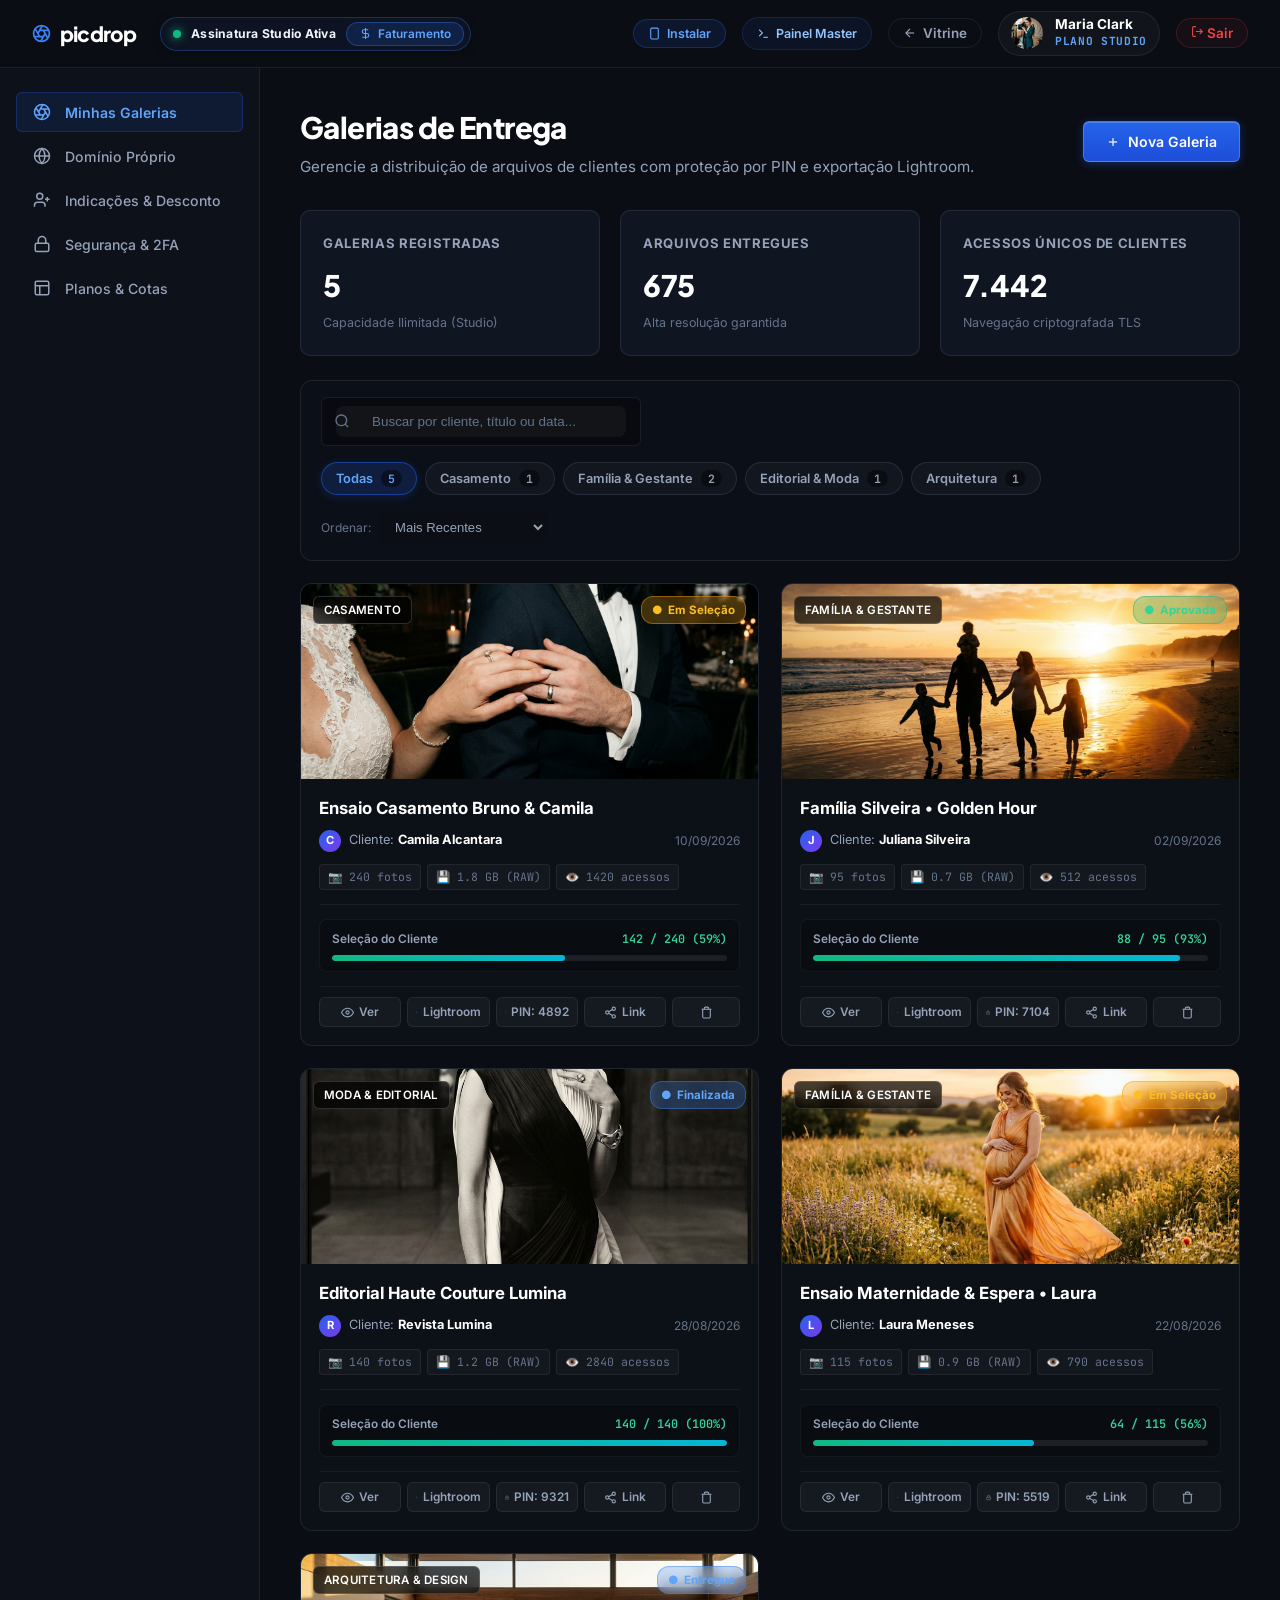
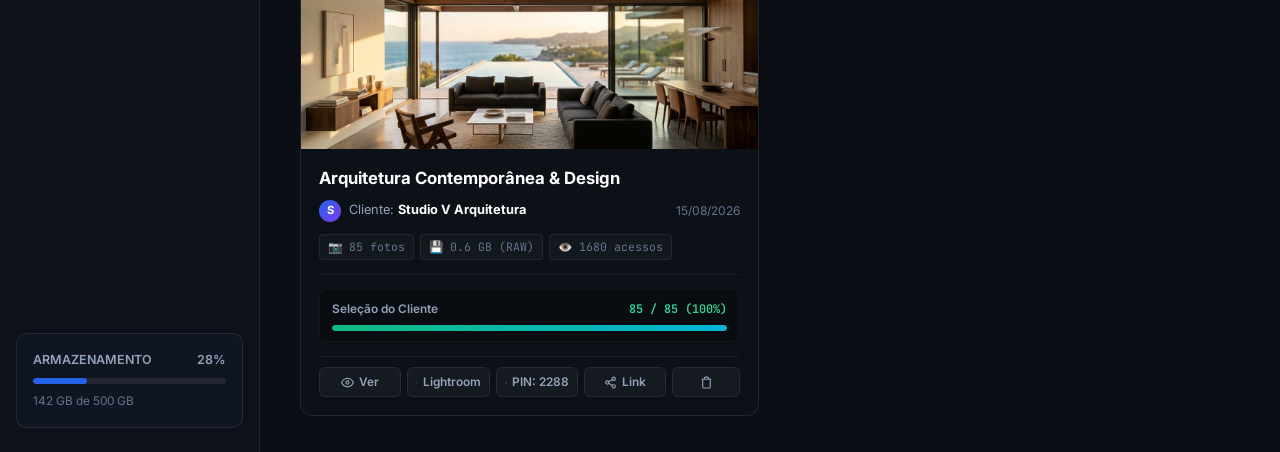
<file: index.html>
<!DOCTYPE html>
<html lang="pt-BR">
<head>
  <meta charset="UTF-8" />
  <meta name="viewport" content="width=device-width, initial-scale=1.0, viewport-fit=cover" />
  <title>PicDrop — Plataforma Editorial para Fotógrafos Exigentes</title>
  <meta name="description" content="Infraestrutura digital de alto padrão para fotógrafos de casamento, moda, retrato e fine art. Galerias com entrega em alta definição e portfólio autoral." />
  
  <!-- PWA & Multiplatform Mobile App Meta Tags -->
  <link rel="manifest" href="manifest.webmanifest" />
  <meta name="theme-color" content="#090d16" />
  <meta name="mobile-web-app-capable" content="yes" />
  <meta name="apple-mobile-web-app-capable" content="yes" />
  <meta name="apple-mobile-web-app-status-bar-style" content="black-translucent" />
  <meta name="apple-mobile-web-app-title" content="PicDrop" />
  <link rel="icon" type="image/svg+xml" href="assets/icons/icon.svg" />
  <link rel="apple-touch-icon" href="assets/icons/icon.svg" />

  <!-- CSS Stylesheets -->
  <link rel="stylesheet" href="css/style.css" />
  <link rel="stylesheet" href="css/dashboard.css" />
  <link rel="stylesheet" href="css/responsive.css" />
  
  <!-- Stale Cache Cleanup Script -->
  <script>
    try {
      for (var i = localStorage.length - 1; i >= 0; i--) {
        var key = localStorage.key(i);
        if (key && !key.startsWith('picdrop_')) {
          localStorage.removeItem(key);
        }
      }
    } catch(e) {}
  </script>
</head>
<body>

  <!-- ========================================================================
       1. LANDING PAGE VIEW
       ======================================================================== -->
  <div id="landing-view">

    <!-- Top Navigation -->
    <header class="site-header">
      <div class="header-container">
        <a href="#" class="brand-logo" id="header-brand-logo">
          <svg class="brand-logo-icon" viewBox="0 0 24 24" fill="none"><circle cx="12" cy="12" r="10"/><path d="m14.31 8 5.74 9.94M9.69 8h11.48M7.38 12l5.74-9.94M9.69 16 3.95 6.06M14.31 16H2.83M16.62 12l-5.74 9.94"/></svg>
          <span>picdrop</span>
        </a>

        <nav>
          <ul class="nav-links">
            <li><a href="#portfolio" class="nav-link">Portfólio</a></li>
            <li><a href="#galerias" class="nav-link">Galerias</a></li>
            <li><a href="#planos" class="nav-link">Planos & Assinaturas</a></li>
            <li><a href="#faq" class="nav-link">Suporte & FAQ</a></li>
          </ul>
        </nav>

        <div class="header-actions">
          <button type="button" class="btn-cta-secondary btn-install-pwa" onclick="AppPwaModule.promptInstall()" title="Instalar aplicativo" style="font-size:0.82rem; padding:7px 10px; display:inline-flex; align-items:center; gap:6px;">
            <svg width="14" height="14" viewBox="0 0 24 24" fill="none" stroke="currentColor" stroke-width="2"><rect x="5" y="2" width="14" height="20" rx="2" ry="2"/><line x1="12" y1="18" x2="12.01" y2="18"/></svg>
            <span class="hide-on-mobile">Instalar App</span>
          </button>
          <a href="showcase.html" class="btn-cta-secondary hide-on-mobile" style="font-size:0.82rem; padding:7px 14px;">
            Showcase Executivo
          </a>
          <button class="btn-cta-primary" id="btn-nav-go-dash" style="font-size:0.82rem; padding:7px 12px; display:inline-flex; align-items:center; gap:6px;">
            <svg width="14" height="14" viewBox="0 0 24 24" fill="none" stroke="currentColor" stroke-width="2"><circle cx="12" cy="12" r="10"/><path d="m14.31 8 5.74 9.94M9.69 8h11.48M7.38 12l5.74-9.94M9.69 16 3.95 6.06M14.31 16H2.83M16.62 12l-5.74 9.94"/></svg>
            <span class="hide-on-mobile">Minhas Galerias</span>
            <span class="show-on-mobile-only">Painel</span>
          </button>
          <button class="btn-login-nav btn-trigger-login" id="btn-nav-login" style="font-size:0.82rem; padding:7px 12px;">
            <span>Entrar</span>
            <svg width="14" height="14" viewBox="0 0 24 24" fill="none" stroke="currentColor" stroke-width="2"><line x1="5" y1="12" x2="19" y2="12"/><polyline points="12 5 19 12 12 19"/></svg>
          </button>
        </div>

      </div>
    </header>

    <main>
      <!-- HERO SECTION -->
      <section class="hero-section">
        <div class="container">
          <div class="hero-grid">
            <div class="hero-content">
              <h1 class="hero-title">
                GALERIAS DE CLIENTES PARA FOTÓGRAFOS EXIGENTES
              </h1>

              <p class="hero-subtitle">
                Apresente seus ensaios e produções com sofisticação editorial. Entrega de imagens sem perda de resolução, seleção instantânea e privacidade rigorosa.
              </p>
              <div class="hero-actions">
                <button class="btn-cta-primary btn-trigger-register" data-plan="free">
                  <span>Criar Conta Gratuita</span>
                  <svg width="14" height="14" viewBox="0 0 24 24" fill="none" stroke="currentColor" stroke-width="2"><line x1="5" y1="12" x2="19" y2="12"/><polyline points="12 5 19 12 12 19"/></svg>
                </button>
                <a href="showcase.html" class="btn-cta-secondary">
                  <span>Explorar Recursos</span>
                </a>
              </div>
            </div>

            <div class="hero-mockup-wrapper">
              <div class="hero-mockup-card">
                <img src="assets/images/editorial_cover.jpg" alt="Portfólio Editorial Fine Art" class="hero-mockup-image" />
                <div class="hero-photographer-badge">
                  <span class="badge-name">MARIA CLARK</span>
                  <span class="badge-tagline">ATELIER • GALERIA EDITORIAL</span>
                </div>
              </div>
            </div>
          </div>
        </div>
      </section>

      <!-- PORTFÓLIO ELEGANTE -->
      <section class="section-split-showcase" id="portfolio">
        <div class="container">
          <div class="split-grid">
            <div>
              <h2 class="split-title">PORTFÓLIO ELEGANTE</h2>
              <p class="split-text">
                Construído para fotógrafos que exigem autoridade imediata. Vitrines personalizadas sem necessidade de linhas de código ou configurações técnicas complexas.
              </p>
              <button class="btn-cta-primary btn-trigger-register" data-plan="free">
                <span>Começar Agora</span>
                <svg width="14" height="14" viewBox="0 0 24 24" fill="none" stroke="currentColor" stroke-width="2"><line x1="5" y1="12" x2="19" y2="12"/><polyline points="12 5 19 12 12 19"/></svg>
              </button>

              <ul class="feature-checklist">
                <li class="feature-check-item">
                  <svg class="check-icon-svg" viewBox="0 0 24 24" fill="none"><polyline points="20 6 9 17 4 12"/></svg>
                  <span>Arquitetura visual limpa e focada no impacto da fotografia</span>
                </li>
                <li class="feature-check-item">
                  <svg class="check-icon-svg" viewBox="0 0 24 24" fill="none"><polyline points="20 6 9 17 4 12"/></svg>
                  <span>Calibração precisa de cores em telas de alta densidade (Retina/OLED)</span>
                </li>
                <li class="feature-check-item">
                  <svg class="check-icon-svg" viewBox="0 0 24 24" fill="none"><polyline points="20 6 9 17 4 12"/></svg>
                  <span>Publicação imediata em domínio próprio (.com.br / .com)</span>
                </li>
                <li class="feature-check-item">
                  <svg class="check-icon-svg" viewBox="0 0 24 24" fill="none"><polyline points="20 6 9 17 4 12"/></svg>
                  <span>Controle total sobre quais ensaios compõem a vitrine pública</span>
                </li>
              </ul>
            </div>

            <div>
              <div class="split-media-card">
                <img src="assets/images/portfolio_camera.jpg" alt="Fotógrafo com equipamento profissional" />
              </div>
            </div>
          </div>
        </div>
      </section>

      <!-- GALERIAS DE CLIENTES -->
      <section class="section-split-showcase" id="galerias" style="padding: 72px 0 40px 0;">
        <div class="container">
          <div style="display:flex; justify-content:space-between; align-items:flex-end; margin-bottom:28px; flex-wrap:wrap; gap:16px;">
            <div>
              <h2 class="split-title" style="margin-bottom:6px;">GALERIAS INTERATIVAS DE ENTREGA</h2>

              <p class="split-text" style="max-width:680px; margin-bottom:0;">
                Seus clientes selecionam com 1 clique, aprovam fotos para o álbum e baixam com proteção por PIN criptografado. Clique em qualquer ensaio abaixo para testar a vitrine real:
              </p>
            </div>
            <div style="display:flex; gap:12px;">
              <button type="button" class="btn-cta-primary" onclick="document.getElementById('btn-nav-go-dash')?.click();" style="padding:10px 20px;">
                <span>Gerenciar Minhas Galerias</span>
                <svg width="14" height="14" viewBox="0 0 24 24" fill="none" stroke="currentColor" stroke-width="2"><polyline points="9 18 15 12 9 6"/></svg>
              </button>
            </div>
          </div>

          <!-- INTERACTIVE LIVE GALLERIES SHOWCASE -->
          <div class="galleries-grid-display" id="landing-galleries-grid">
            <!-- Rendered dynamically by GalleriesModule -->
          </div>
        </div>
      </section>


      <!-- PICDROP. MUITO MAIS QUE UMA PLATAFORMA -->
      <section class="section-platform-grid">
        <div class="container">
          <div style="text-align:center; margin-bottom:50px;">
            <h2 style="font-family:var(--font-display); font-size:2.2rem; font-weight:800; text-transform:uppercase; letter-spacing:-0.03em; color:#fff;">
              PICDROP. MUITO MAIS QUE UMA PLATAFORMA
            </h2>
            <p style="font-size:1.05rem; color:var(--text-muted); margin-top:8px;">
              Projetado sob medida para as demandas reais de estúdios e fotógrafos independentes
            </p>
          </div>

          <div class="platform-cards-grid">
            <!-- 1 -->
            <div class="platform-feature-card">
              <svg class="feature-icon-svg" viewBox="0 0 24 24" fill="none"><polyline points="13 2 3 14 12 14 11 22 21 10 12 10 13 2"/></svg>
              <h3 class="feature-card-title">SELEÇÃO SIMPLES E RÁPIDA</h3>
              <p class="feature-card-desc">
                Permita que o cliente favorite e aprove as fotos do ensaio com apenas um clique, sem planilhas ou trocas intermináveis de mensagens.
              </p>
            </div>

            <!-- 2 -->
            <div class="platform-feature-card">
              <svg class="feature-icon-svg" viewBox="0 0 24 24" fill="none"><rect x="3" y="3" width="18" height="18" rx="2"/><circle cx="8.5" cy="8.5" r="1.5"/><polyline points="21 15 16 10 5 21"/></svg>
              <h3 class="feature-card-title">DOWNLOAD EM ALTA DEFINIÇÃO</h3>
              <p class="feature-card-desc">
                Entrega final com arquivos originais de alta fidelidade, garantindo a nitidez exata capturada pelo sensor da sua câmera.
              </p>
            </div>

            <!-- 3 -->
            <div class="platform-feature-card">
              <svg class="feature-icon-svg" viewBox="0 0 24 24" fill="none"><rect x="3" y="11" width="18" height="11" rx="2" ry="2"/><path d="M7 11V7a5 5 0 0 1 10 0v4"/></svg>
              <h3 class="feature-card-title">ACESSO PRIVADO POR SENHA</h3>
              <p class="feature-card-desc">
                Galerias criptografadas e protegidas individualmente por PIN, assegurando privacidade jurídica e sigilo contratual.
              </p>
            </div>

            <!-- 4 -->
            <div class="platform-feature-card">
              <svg class="feature-icon-svg" viewBox="0 0 24 24" fill="none"><path d="M20 21v-2a4 4 0 0 0-4-4H8a4 4 0 0 0-4 4v2"/><circle cx="12" cy="7" r="4"/></svg>
              <h3 class="feature-card-title">PERFIL PROFISSIONAL EXCLUSIVO</h3>
              <p class="feature-card-desc">
                Sua marca em destaque com logotipo, biografia, links contratuais e botões de contato integrados à experiência de entrega.
              </p>
            </div>

            <!-- 5 -->
            <div class="platform-feature-card">
              <svg class="feature-icon-svg" viewBox="0 0 24 24" fill="none"><rect x="5" y="2" width="14" height="20" rx="2" ry="2"/><line x1="12" y1="18" x2="12.01" y2="18"/></svg>
              <h3 class="feature-card-title">EXPERIÊNCIA 100% RESPONSIVA</h3>
              <p class="feature-card-desc">
                Fluidez absoluta no iPhone, Android, iPad e computadores desktop. Os noivos e clientes navegam sem engasgos ou travamentos.
              </p>
            </div>

            <!-- 6 -->
            <div class="platform-feature-card">
              <svg class="feature-icon-svg" viewBox="0 0 24 24" fill="none"><polygon points="12 2 2 7 12 12 22 7 12 2"/><polyline points="2 17 12 22 22 17"/><polyline points="2 12 12 17 22 12"/></svg>
              <h3 class="feature-card-title">ENTREGA ÁGIL E SEM LIMITES</h3>
              <p class="feature-card-desc">
                Publique ensaios inteiros em minutos e compartilhe um link elegante, eliminando a dependência de pendrives ou links frios de nuvem.
              </p>
            </div>
          </div>
        </div>
      </section>

      <!-- POR QUE NÓS -->
      <section class="section-why-us">
        <div class="container">
          <div class="why-us-card">
            <div>
              <div class="why-us-badge">POSICIONAMENTO DE MERCADO</div>
              <h2 class="why-us-heading">MAIOR VALOR PERCEBIDO PELO CLIENTE</h2>
              <p class="why-us-text">
                Substitua links genéricos e despersonalizados por uma galeria editorial que valida o valor do seu trabalho e justifica orçamentos mais elevados.
              </p>
            </div>
            <div class="why-us-arrow-btn">
              <svg width="20" height="20" viewBox="0 0 24 24" fill="none" stroke="currentColor" stroke-width="2"><polyline points="9 18 15 12 9 6"/></svg>
            </div>
          </div>
        </div>
      </section>

      <!-- QUEM ESTÁ CONOSCO? -->
      <section class="section-testimonials">
        <div class="container">
          <div style="text-align:center; margin-bottom:48px;">
            <h2 style="font-family:var(--font-display); font-size:2.1rem; font-weight:800; text-transform:uppercase; letter-spacing:-0.03em; color:#fff;">
              QUEM ESTÁ CONOSCO?
            </h2>
          </div>

          <div class="testimonials-grid">
            <div class="photographer-card">
              <div class="photographer-avatar-wrap">
                <img src="assets/images/matheus_dahsan.jpg" alt="Fotógrafo Matheus Dahsan" />
              </div>
              <h3 class="photographer-name">MATHEUS DAHSAN</h3>
              <p class="photographer-quote">
                "A PicDrop profissionalizou a entrega dos meus trabalhos. A aprovação de fotos pelos noivos se tornou 10 vezes mais rápida e sem ruídos contratuais."
              </p>
            </div>

            <div class="photographer-card">
              <div class="photographer-avatar-wrap">
                <img src="assets/images/roberto_melo.jpg" alt="Fotógrafo Roberto Melo" />
              </div>
              <h3 class="photographer-name">ROBERTO MELO</h3>
              <p class="photographer-quote">
                "O design minimalista valoriza cada detalhe das minhas fotografias autorais. A percepção de valor dos meus clientes subiu imediatamente."
              </p>
            </div>
          </div>
        </div>
      </section>

      <!-- CAROUSEL: GALERIAS PARA TODO FOTÓGRAFO -->
      <section class="section-carousel-categories">
        <div class="container">
          <div style="text-align:center;">
            <h2 style="font-family:var(--font-display); font-size:2.1rem; font-weight:800; text-transform:uppercase; letter-spacing:-0.03em; color:#fff;">
              GALERIAS DE CLIENTES PARA TODO FOTÓGRAFO
            </h2>
          </div>

          <div class="carousel-container">
            <div class="carousel-display-card">
              <img id="carousel-slide-img" src="assets/images/family_sunset.jpg" alt="Família & Gestantes" />
              <div class="carousel-caption-overlay">
                <div class="carousel-category-title" id="carousel-slide-title">FAMÍLIA & GESTANTES</div>
              </div>
            </div>

            <div class="carousel-controls">
              <button class="carousel-arrow-btn" id="carousel-btn-prev" aria-label="Anterior">
                <svg width="18" height="18" viewBox="0 0 24 24" fill="none" stroke="currentColor" stroke-width="2"><polyline points="15 18 9 12 15 6"/></svg>
              </button>
              <span class="carousel-counter" id="carousel-counter-text">1/7</span>
              <button class="carousel-arrow-btn" id="carousel-btn-next" aria-label="Próximo">
                <svg width="18" height="18" viewBox="0 0 24 24" fill="none" stroke="currentColor" stroke-width="2"><polyline points="9 18 15 12 9 6"/></svg>
              </button>
            </div>
          </div>
        </div>
      </section>

      <!-- PLANOS & PREÇOS -->
      <section class="section-pricing" id="planos">
        <div class="container">
          <div style="text-align:center; margin-bottom:40px;">
            <h2 style="font-family:var(--font-display); font-size:2.2rem; font-weight:800; letter-spacing:-0.03em; text-transform:uppercase; color:#fff;">
              PLANOS & ASSINATURAS
            </h2>
            <p style="font-size:1rem; color:var(--text-muted); margin-top:8px;">
              Desconto de 35% na liquidação anual. Opções flexíveis para fotógrafos e estúdios consolidados.
            </p>
          </div>

          <div class="pricing-billing-switch-wrapper">
            <div class="billing-toggle-container">
              <button class="billing-toggle-btn active" id="btn-billing-monthly">Mensalidade Regular</button>
              <button class="billing-toggle-btn" id="btn-billing-yearly">Anual (-35%)</button>
            </div>
          </div>

          <div class="pricing-cards-grid">
            <!-- FREE -->
            <div class="pricing-card">
              <div class="pricing-plan-title">GALERIAS GRATUITAS</div>
              <div class="pricing-plan-price-row">
                <div class="price-amount">R$ 0</div>
              </div>

              <ul class="pricing-features-list">
                <li class="pricing-feature-item">
                  <svg class="check-icon-svg" viewBox="0 0 24 24" fill="none"><polyline points="20 6 9 17 4 12"/></svg>
                  <span>Até 5 galerias ativas</span>
                </li>
                <li class="pricing-feature-item">
                  <svg class="check-icon-svg" viewBox="0 0 24 24" fill="none"><polyline points="20 6 9 17 4 12"/></svg>
                  <span>5 GB de armazenamento em nuvem</span>
                </li>
                <li class="pricing-feature-item">
                  <svg class="check-icon-svg" viewBox="0 0 24 24" fill="none"><polyline points="20 6 9 17 4 12"/></svg>
                  <span>Entrega de fotos e vídeos</span>
                </li>
                <li class="pricing-feature-item">
                  <svg class="check-icon-svg" viewBox="0 0 24 24" fill="none"><polyline points="20 6 9 17 4 12"/></svg>
                  <span>Seleção de favoritos pelos clientes</span>
                </li>
              </ul>

              <button class="btn-pricing-action btn-trigger-register" data-plan="free">
                Ativar Conta Gratuita
              </button>
            </div>

            <!-- PRO -->
            <div class="pricing-card featured">
              <div class="pricing-pill-badge">MAIS POPULAR</div>
              <div class="pricing-plan-title">GALERIAS PRO</div>
              <div class="pricing-plan-price-row">
                <span class="price-currency">R$</span>
                <span class="price-amount" id="price-val-pro">54,90</span>
                <span class="price-period" id="period-val-pro">/ mês</span>
              </div>

              <ul class="pricing-features-list">
                <li class="pricing-feature-item">
                  <svg class="check-icon-svg" viewBox="0 0 24 24" fill="none"><polyline points="20 6 9 17 4 12"/></svg>
                  <span>100 GB de armazenamento de alta velocidade</span>
                </li>
                <li class="pricing-feature-item">
                  <svg class="check-icon-svg" viewBox="0 0 24 24" fill="none"><polyline points="20 6 9 17 4 12"/></svg>
                  <span>Galerias de clientes ilimitadas</span>
                </li>
                <li class="pricing-feature-item">
                  <svg class="check-icon-svg" viewBox="0 0 24 24" fill="none"><polyline points="20 6 9 17 4 12"/></svg>
                  <span>Exportação para Lightroom & PIN seguro</span>
                </li>
                <li class="pricing-feature-item">
                  <svg class="check-icon-svg" viewBox="0 0 24 24" fill="none"><polyline points="20 6 9 17 4 12"/></svg>
                  <span>Venda de fotos adicionais integrada</span>
                </li>
                <li class="pricing-feature-item">
                  <svg class="check-icon-svg" viewBox="0 0 24 24" fill="none"><polyline points="20 6 9 17 4 12"/></svg>
                  <span>Indexação e reconhecimento facial</span>
                </li>
              </ul>

              <button class="btn-pricing-action" data-plan="pro" onclick="PlansModule.openCheckoutModal('pro')">
                Assinar Plano Pro
              </button>
            </div>

            <!-- STUDIO -->
            <div class="pricing-card">
              <div class="pricing-pill-badge">O MELHOR PLANO</div>
              <div class="pricing-plan-title">SITE + GALERIAS STUDIO</div>
              <div class="pricing-plan-price-row">
                <span class="price-currency">R$</span>
                <span class="price-amount" id="price-val-studio">89,90</span>
                <span class="price-period" id="period-val-studio">/ mês</span>
              </div>

              <ul class="pricing-features-list">
                <li class="pricing-feature-item">
                  <svg class="check-icon-svg" viewBox="0 0 24 24" fill="none"><polyline points="20 6 9 17 4 12"/></svg>
                  <span>500 GB de capacidade dedicada</span>
                </li>
                <li class="pricing-feature-item">
                  <svg class="check-icon-svg" viewBox="0 0 24 24" fill="none"><polyline points="20 6 9 17 4 12"/></svg>
                  <span>Domínio próprio incluso (seusite.com.br)</span>
                </li>
                <li class="pricing-feature-item">
                  <svg class="check-icon-svg" viewBox="0 0 24 24" fill="none"><polyline points="20 6 9 17 4 12"/></svg>
                  <span>Otimização de SEO Google e ferramentas IA</span>
                </li>
                <li class="pricing-feature-item">
                  <svg class="check-icon-svg" viewBox="0 0 24 24" fill="none"><polyline points="20 6 9 17 4 12"/></svg>
                  <span>Blog pessoal e portfólio editorial completo</span>
                </li>
              </ul>

              <button class="btn-pricing-action" data-plan="studio" onclick="PlansModule.openCheckoutModal('studio')">
                Assinar Plano Studio
              </button>
            </div>
          </div>
        </div>
      </section>

      <!-- PERGUNTAS FREQUENTES (FAQ) -->
      <section class="section-faq" id="faq">
        <div class="container">
          <div style="text-align:center;">
            <h2 style="font-family:var(--font-display); font-size:2.1rem; font-weight:800; text-transform:uppercase; letter-spacing:-0.03em; color:#fff;">
              PERGUNTAS FREQUENTES
            </h2>
          </div>

          <div class="faq-accordion-list">
            <div class="faq-item">
              <button class="faq-question-btn">
                <span>Por que um fotógrafo precisa ter um site próprio?</span>
                <span class="faq-toggle-icon">+</span>
              </button>
              <div class="faq-answer">
                Um endereço autônomo estabelece autoridade profissional inquestionável. Ao contrário das redes sociais onde os algoritmos controlam a distribuição e comprimem as imagens, no PicDrop seu trabalho é apreciado com fidelidade cromática e exclusividade contratual.
              </div>
            </div>

            <div class="faq-item">
              <button class="faq-question-btn">
                <span>Por que as galerias do PicDrop superam serviços genéricos de nuvem?</span>
                <span class="faq-toggle-icon">+</span>
              </button>
              <div class="faq-answer">
                Pastas genéricas de nuvem oferecem uma experiência fria de arquivos. O PicDrop entrega uma experiência sensorial de vitrine com curadoria, integração direta com Adobe Lightroom, proteção por PIN e download seletivo em alta resolução.
              </div>
            </div>

            <div class="faq-item">
              <button class="faq-question-btn">
                <span>Consigo criar e publicar meu site sem saber programação?</span>
                <span class="faq-toggle-icon">+</span>
              </button>
              <div class="faq-answer">
                Sim, integralmente. O PicDrop foi arquitetado para ser configurado de forma visual em poucos minutos. Você organiza suas galerias, seleciona os parâmetros de entrega e publica sem tocar em código.
              </div>
            </div>

            <div class="faq-item">
              <button class="faq-question-btn">
                <span>Sou fotógrafo iniciante, qual plano é indicado?</span>
                <span class="faq-toggle-icon">+</span>
              </button>
              <div class="faq-answer">
                Recomendamos iniciar pela modalidade Gratuita para entregar seus primeiros trabalhos. Conforme seu volume de contratos se expandir, a transição para os planos Pro ou Studio ocorre de maneira instantânea.
              </div>
            </div>

            <div class="faq-item">
              <button class="faq-question-btn">
                <span>Como funciona o suporte técnico em caso de dúvidas?</span>
                <span class="faq-toggle-icon">+</span>
              </button>
              <div class="faq-answer">
                Oferecemos atendimento prioritário por e-mail e canais dedicados para garantir que nenhuma entrega de trabalho aos seus clientes sofra interrupções.
              </div>
            </div>
          </div>
        </div>
      </section>

      <!-- EXPERIMENTE O PICDROP HOJE -->
      <section style="padding:100px 0; border-top:1px solid var(--border-subtle); text-align:center;">
        <div class="container">
          <div style="max-width:700px; margin:0 auto;">
            <h2 style="font-family:var(--font-display); font-size:2.8rem; font-weight:800; letter-spacing:-0.04em; text-transform:uppercase; color:#fff; margin-bottom:16px;">
              EXPERIMENTE O PICDROP HOJE
            </h2>
            <p style="font-size:1.1rem; color:var(--text-muted); line-height:1.6; margin-bottom:32px;">
              Eleve o padrão de apresentação dos seus ensaios, encante seus clientes e maximize o faturamento do seu estúdio.
            </p>
            <button class="btn-cta-primary btn-trigger-register" data-plan="free" style="padding:15px 32px; font-size:0.95rem;">
              <span>Criar Portfólio Gratuito</span>
              <svg width="14" height="14" viewBox="0 0 24 24" fill="none" stroke="currentColor" stroke-width="2"><line x1="5" y1="12" x2="19" y2="12"/><polyline points="12 5 19 12 12 19"/></svg>
            </button>
          </div>
        </div>
      </section>
    </main>

    <!-- FOOTER -->
    <footer class="site-footer">
      <div class="container">
        <div class="footer-top-grid">
          <div>
            <div class="brand-logo" style="margin-bottom:14px;">
              <svg class="brand-logo-icon" viewBox="0 0 24 24" fill="none"><circle cx="12" cy="12" r="10"/><path d="m14.31 8 5.74 9.94M9.69 8h11.48M7.38 12l5.74-9.94M9.69 16 3.95 6.06M14.31 16H2.83M16.62 12l-5.74 9.94"/></svg>
              <span>picdrop</span>
            </div>
            <p style="color:var(--text-muted); font-size:0.9rem; max-width:360px; line-height:1.6;">
              Criador de sites e galerias de clientes para fotógrafos que operam no mais alto padrão de exigência.
            </p>
          </div>

          <div>
            <div class="footer-column-title">PLATAFORMA</div>
            <ul class="footer-link-list">
              <li><a href="#portfolio">Criador de Portfólios</a></li>
              <li><a href="#galerias">Galerias Privadas</a></li>
              <li><a href="#planos">Tabela de Preços</a></li>
              <li><a href="showcase.html">Console Técnico</a></li>
            </ul>
          </div>

          <div>
            <div class="footer-column-title">SUPORTE</div>
            <ul class="footer-link-list">
              <li style="color:var(--text-pure); font-size:0.85rem; font-family:var(--font-mono);">suporte.picdrop@gmail.com</li>
              <li><a href="#" class="btn-trigger-login">Acesso ao Painel</a></li>
              <li><a href="#faq">Central de Ajuda</a></li>
            </ul>
          </div>
        </div>

        <div class="footer-bottom-bar">
          <div>© 2026 PicDrop Inc. Todos os direitos reservados.</div>
          <div style="font-family:var(--font-mono); font-size:0.75rem;">PADRÃO SOBERANO DE FOTOGRAFIA DIGITAL</div>
        </div>
      </div>
    </footer>

  </div>

  <!-- ========================================================================
       2. DASHBOARD VIEW (ÁREA DO FOTÓGRAFO)
       ======================================================================== -->
  <div id="dashboard-view">
    <header class="dash-topbar">
      <div class="dash-brand-wrap">
        <a href="#" class="brand-logo" style="font-size:1.3rem;">
          <svg class="brand-logo-icon" viewBox="0 0 24 24" fill="none"><circle cx="12" cy="12" r="10"/><path d="m14.31 8 5.74 9.94M9.69 8h11.48M7.38 12l5.74-9.94M9.69 16 3.95 6.06M14.31 16H2.83M16.62 12l-5.74 9.94"/></svg>
          <span>picdrop</span>
        </a>
        
        <!-- Commercial Active Subscription Status Badge -->
        <div class="dash-subscription-pill" id="dash-subscription-pill" onclick="PlansModule.openBillingPortal()" title="Gerenciar faturas, cartão e plano" style="cursor:pointer;">
          <span class="sub-status-dot"></span>
          <span class="sub-status-text" id="topbar-plan-label">Studio Ativo</span>
          <button type="button" class="btn-manage-sub hide-on-mobile" title="Gerenciar faturas, cartão e plano">
            <svg width="13" height="13" viewBox="0 0 24 24" fill="none" stroke="currentColor" stroke-width="2"><path d="M12 2v20M17 5H9.5a3.5 3.5 0 0 0 0 7h5a3.5 3.5 0 0 1 0 7H6"/></svg>
            <span>Faturamento</span>
          </button>
        </div>
      </div>

      <div class="dash-user-controls">
        <button type="button" class="btn-back-site btn-install-pwa" onclick="AppPwaModule.promptInstall()" title="Instalar aplicativo" style="font-size:0.78rem;">
          <svg width="13" height="13" viewBox="0 0 24 24" fill="none" stroke="currentColor" stroke-width="2"><rect x="5" y="2" width="14" height="20" rx="2" ry="2"/><line x1="12" y1="18" x2="12.01" y2="18"/></svg>
          <span class="hide-on-mobile">Instalar</span>
        </button>

        <a href="showcase.html" target="_blank" class="btn-back-site hide-on-mobile" style="text-decoration:none; display:inline-flex; align-items:center; gap:6px; background:rgba(37,99,235,0.08); color:#93c5fd; border:1px solid rgba(37,99,235,0.22); font-size:0.78rem;" title="Acessar ambiente administrativo de governança">
          <svg width="13" height="13" viewBox="0 0 24 24" fill="none" stroke="currentColor" stroke-width="2"><polyline points="4 17 10 11 4 5"/><line x1="12" y1="19" x2="20" y2="19"/></svg>
          <span>Painel Master</span>
        </a>

        <button class="btn-back-site" id="btn-back-landing" title="Retornar à Vitrine">
          <svg width="14" height="14" viewBox="0 0 24 24" fill="none" stroke="currentColor" stroke-width="2"><line x1="19" y1="12" x2="5" y2="12"/><polyline points="12 19 5 12 12 5"/></svg>
          <span class="hide-on-mobile">Vitrine</span>
        </button>

        <div class="dash-user-profile" title="Perfil do Fotógrafo">
          <img src="assets/images/maria_clark.jpg" alt="Avatar" class="user-avatar-sm" id="dash-user-avatar" />
          <div class="user-info-text hide-on-mobile">
            <span class="user-name-title" id="dash-user-name">Maria Clark</span>
            <span class="user-badge-plan" id="user-plan-badge">Plano Studio</span>
          </div>
        </div>

        <button class="btn-logout" id="btn-dash-logout" title="Encerrar Sessão">
          <svg width="13" height="13" viewBox="0 0 24 24" fill="none" stroke="currentColor" stroke-width="2"><path d="M9 21H5a2 2 0 0 1-2-2V5a2 2 0 0 1 2-2h4"/><polyline points="16 17 21 12 16 7"/><line x1="21" y1="12" x2="9" y2="12"/></svg>
          <span class="hide-on-mobile">Sair</span>
        </button>
      </div>
    </header>

    <div class="dash-layout">
      <aside class="dash-sidebar">
        <button class="dash-nav-item active" data-pane="galleries">
          <svg class="dash-nav-icon" width="18" height="18" viewBox="0 0 24 24" fill="none" stroke="currentColor" stroke-width="2"><circle cx="12" cy="12" r="10"/><path d="m14.31 8 5.74 9.94M9.69 8h11.48M7.38 12l5.74-9.94M9.69 16 3.95 6.06M14.31 16H2.83M16.62 12l-5.74 9.94"/></svg>
          <span>Minhas Galerias</span>
        </button>

        <button class="dash-nav-item" data-pane="domains">
          <svg class="dash-nav-icon" width="18" height="18" viewBox="0 0 24 24" fill="none" stroke="currentColor" stroke-width="2"><circle cx="12" cy="12" r="10"/><line x1="2" y1="12" x2="22" y2="12"/><path d="M12 2a15.3 15.3 0 0 1 4 10 15.3 15.3 0 0 1-4 10 15.3 15.3 0 0 1-4-10 15.3 15.3 0 0 1 4-10z"/></svg>
          <span>Domínio Próprio</span>
        </button>

        <button class="dash-nav-item" data-pane="referral">
          <svg class="dash-nav-icon" width="18" height="18" viewBox="0 0 24 24" fill="none" stroke="currentColor" stroke-width="2"><path d="M16 21v-2a4 4 0 0 0-4-4H6a4 4 0 0 0-4 4v2"/><circle cx="9" cy="7" r="4"/><line x1="19" y1="8" x2="19" y2="14"/><line x1="22" y1="11" x2="16" y2="11"/></svg>
          <span>Indicações & Desconto</span>
        </button>

        <button class="dash-nav-item" data-pane="security">
          <svg class="dash-nav-icon" width="18" height="18" viewBox="0 0 24 24" fill="none" stroke="currentColor" stroke-width="2"><rect x="3" y="11" width="18" height="11" rx="2" ry="2"/><path d="M7 11V7a5 5 0 0 1 10 0v4"/></svg>
          <span>Segurança & 2FA</span>
        </button>

        <button class="dash-nav-item" data-pane="plans">
          <svg class="dash-nav-icon" width="18" height="18" viewBox="0 0 24 24" fill="none" stroke="currentColor" stroke-width="2"><rect x="3" y="3" width="18" height="18" rx="2"/><line x1="3" y1="9" x2="21" y2="9"/><line x1="9" y1="21" x2="9" y2="9"/></svg>
          <span>Planos & Cotas</span>
        </button>

        <div class="sidebar-quota-box">
          <div class="quota-header">
            <span>ARMAZENAMENTO</span>
            <span id="quota-sidebar-pct">28%</span>
          </div>
          <div class="quota-progress-bar">
            <div class="quota-fill" id="sidebar-quota-fill" style="width: 28%;"></div>
          </div>
          <div class="quota-subtext" id="sidebar-quota-text">142 GB de 500 GB</div>
        </div>
      </aside>

      <main class="dash-main">
        <!-- PANE 1: GALERIAS -->
        <section class="dash-section-pane active" id="pane-galleries">
          <div class="pane-header">
            <div>
              <h1 class="pane-title">Galerias de Entrega</h1>
              <p class="pane-description">Gerencie a distribuição de arquivos de clientes com proteção por PIN e exportação Lightroom.</p>
            </div>
            <button class="btn-cta-primary" id="btn-new-gallery">
              <svg width="14" height="14" viewBox="0 0 24 24" fill="none" stroke="currentColor" stroke-width="2"><line x1="12" y1="5" x2="12" y2="19"/><line x1="5" y1="12" x2="19" y2="12"/></svg>
              <span>Nova Galeria</span>
            </button>
          </div>

          <div class="galleries-stats-row">
            <div class="stat-card">
              <div class="stat-title">Galerias Registradas</div>
              <div class="stat-val" id="stat-galleries-count">5</div>
              <div class="stat-limit-text" id="quota-galleries-max">Ilimitadas no Studio</div>
            </div>

            <div class="stat-card">
              <div class="stat-title">Arquivos Entregues</div>
              <div class="stat-val">675</div>
              <div class="stat-limit-text">Alta resolução garantida</div>
            </div>

            <div class="stat-card">
              <div class="stat-title">Acessos Únicos de Clientes</div>
              <div class="stat-val">7.442</div>
              <div class="stat-limit-text">Navegação criptografada TLS</div>
            </div>
          </div>

          <!-- INTERACTIVE GALLERIES TOOLBAR -->
          <div class="galleries-toolbar">
            <div class="galleries-search-box">
              <svg class="galleries-search-icon" width="16" height="16" viewBox="0 0 24 24" fill="none" stroke="currentColor" stroke-width="2"><circle cx="11" cy="11" r="8"/><line x1="21" y1="21" x2="16.65" y2="16.65"/></svg>
              <input type="text" id="gal-search-input" class="galleries-search-input" placeholder="Buscar por cliente, título ou data..." oninput="GalleriesModule.search(this.value)" />
            </div>

            <div class="galleries-category-pills">
              <button type="button" class="gal-cat-pill active" data-cat="all" onclick="GalleriesModule.filterByCategory('all')">
                <span>Todas</span>
                <span class="cat-count-badge" id="cat-count-all">5</span>
              </button>
              <button type="button" class="gal-cat-pill" data-cat="casamento" onclick="GalleriesModule.filterByCategory('casamento')">
                <span>Casamento</span>
                <span class="cat-count-badge" id="cat-count-casamento">1</span>
              </button>
              <button type="button" class="gal-cat-pill" data-cat="familia" onclick="GalleriesModule.filterByCategory('familia')">
                <span>Família &amp; Gestante</span>
                <span class="cat-count-badge" id="cat-count-familia">2</span>
              </button>
              <button type="button" class="gal-cat-pill" data-cat="editorial" onclick="GalleriesModule.filterByCategory('editorial')">
                <span>Editorial &amp; Moda</span>
                <span class="cat-count-badge" id="cat-count-editorial">1</span>
              </button>
              <button type="button" class="gal-cat-pill" data-cat="arquitetura" onclick="GalleriesModule.filterByCategory('arquitetura')">
                <span>Arquitetura</span>
                <span class="cat-count-badge" id="cat-count-arquitetura">1</span>
              </button>
            </div>

            <div style="display:flex; align-items:center; gap:8px;">
              <span style="font-size:0.75rem; color:var(--text-dimmed);">Ordenar:</span>
              <select class="galleries-sort-select" onchange="GalleriesModule.sort(this.value)">
                <option value="recent">Mais Recentes</option>
                <option value="photos">Mais Fotos</option>
                <option value="selection">% Seleção Aprovada</option>
              </select>
            </div>
          </div>

          <div class="galleries-grid-display" id="galleries-grid-display">
            <!-- Rendered by galleries.js -->
          </div>
        </section>


        <!-- PANE 2: DOMÍNIO -->
        <section class="dash-section-pane" id="pane-domains">
          <div class="pane-header">
            <div>
              <h1 class="pane-title">Domínio Próprio do Fotógrafo</h1>
              <p class="pane-description">Conecte um endereço autônomo ao seu portfólio PicDrop com certificado SSL Let's Encrypt.</p>
            </div>
          </div>

          <div id="domain-plan-lock-notice" style="display:none; background:rgba(255,255,255,0.04); border:1px solid var(--border-medium); padding:20px; border-radius:var(--radius-sm); margin-bottom:24px;">
            <div style="display:flex; align-items:center; justify-content:space-between;">
              <div>
                <strong style="color:#ffffff;">Recurso Exclusivo do Plano Studio</strong>
                <p style="font-size:0.88rem; color:var(--text-muted); margin-top:4px;">
                  Faça o upgrade para o <strong>Plano Studio</strong> para registrar e conectar seu domínio autônomo com SSL incluso.
                </p>
              </div>
              <button class="btn-cta-primary" onclick="PlansModule.setPlan('studio');" style="padding:8px 18px;">
                Upgrade para Studio
              </button>
            </div>
          </div>

          <div id="domain-actions-container">
            <div class="domain-active-status-card">
              <div>
                <div style="font-size:0.75rem; text-transform:uppercase; letter-spacing:0.08em; color:var(--text-dimmed); margin-bottom:4px;">
                  Domínio Primário Conectado
                </div>
                <div style="display:flex; align-items:center; gap:12px;">
                  <span class="status-indicator-dot"></span>
                  <a href="#" target="_blank" id="active-domain-link" style="font-family:var(--font-sans); font-size:1.35rem; font-weight:700; color:#fff;">
                    https://mariaclarkfoto.com.br
                  </a>
                </div>
              </div>

              <div style="display:flex; gap:18px; font-family:var(--font-mono); font-size:0.82rem;">
                <div id="ssl-status-indicator">
                  <span style="color:#10b981;">TLS 1.3 • CERTIFICADO SSL ATIVO</span>
                </div>
                <div id="dns-status-indicator">
                  <span style="color:#10b981;">DNS PROPAGADO</span>
                </div>
              </div>
            </div>

            <div class="domain-banner-box">
              <h2 style="font-size:1.25rem; font-weight:700; margin-bottom:6px;">
                Registrar Novo Domínio Autônomo
              </h2>
              <p style="color:var(--text-muted); font-size:0.9rem; margin-bottom:16px;">
                Consulte a disponibilidade do seu estúdio ou nome artístico. O apontamento DNS e provisionamento SSL são automáticos.
              </p>

              <div class="domain-search-box">
                <input type="text" id="domain-search-input" class="domain-search-input" placeholder="Informe a marca desejada..." value="mariaclark" />
                <button class="btn-cta-primary" id="btn-search-domain" style="padding:9px 20px; font-size:0.85rem;">
                  Consultar Registro
                </button>
              </div>

              <div class="domain-results-grid" id="domain-results-grid"></div>
            </div>
          </div>
        </section>

        <!-- PANE 3: REFERRAL -->
        <section class="dash-section-pane" id="pane-referral">
          <div class="pane-header">
            <div>
              <h1 class="pane-title">Programa de Indicação & Créditos</h1>
              <p class="pane-description">Cada novo fotógrafo ativo converte R$ 20,00 de desconto deduzido na sua próxima mensalidade.</p>
            </div>
            <button class="btn-cta-secondary" id="btn-simulate-referral" style="font-size:0.82rem;">
              Simular Novo Indicado
            </button>
          </div>

          <div class="referral-hero-card">
            <h2 style="font-size:1.15rem; font-weight:700; color:#fff; margin-bottom:4px;">
              Link de Rastreamento de Afiliação
            </h2>
            <div class="referral-link-input-group">
              <input type="text" id="referral-link-input" class="referral-link-text" value="https://picdrop.me/r/MARIACLARK20" readonly />
              <button class="btn-cta-primary" id="btn-copy-referral" style="padding:8px 16px; font-size:0.82rem;">
                Copiar Link
              </button>
            </div>

            <div style="display:grid; grid-template-columns:repeat(4, 1fr); gap:16px; margin-top:20px;">
              <div style="background:var(--bg-black); border:1px solid var(--border-subtle); padding:14px; border-radius:var(--radius-sm);">
                <div style="font-size:0.68rem; color:var(--text-dimmed); font-weight:700; text-transform:uppercase;">Cliques no Link</div>
                <div style="font-size:1.4rem; font-weight:700; color:#fff; font-family:var(--font-mono); margin-top:2px;" id="ref-clicks-count">48</div>
              </div>
              <div style="background:var(--bg-black); border:1px solid var(--border-subtle); padding:14px; border-radius:var(--radius-sm);">
                <div style="font-size:0.68rem; color:var(--text-dimmed); font-weight:700; text-transform:uppercase;">Cadastros Registrados</div>
                <div style="font-size:1.4rem; font-weight:700; color:#fff; font-family:var(--font-mono); margin-top:2px;" id="ref-registered-count">6</div>
              </div>
              <div style="background:var(--bg-black); border:1px solid var(--border-subtle); padding:14px; border-radius:var(--radius-sm);">
                <div style="font-size:0.68rem; color:var(--text-dimmed); font-weight:700; text-transform:uppercase;">Assinaturas Ativas</div>
                <div style="font-size:1.4rem; font-weight:700; color:#10b981; font-family:var(--font-mono); margin-top:2px;" id="ref-active-count">2</div>
              </div>
              <div style="background:var(--bg-black); border:1px solid var(--border-subtle); padding:14px; border-radius:var(--radius-sm);">
                <div style="font-size:0.68rem; color:var(--text-dimmed); font-weight:700; text-transform:uppercase;">Crédito Acumulado</div>
                <div style="font-size:1.4rem; font-weight:700; color:#fff; font-family:var(--font-mono); margin-top:2px;" id="ref-total-credit">R$ 40,00</div>
              </div>
            </div>
          </div>

          <div class="next-invoice-card">
            <h3 style="font-size:1.1rem; font-weight:700; margin-bottom:16px;">
              Extrato Conciliado da Próxima Cobrança
            </h3>

            <div class="invoice-item-row">
              <span id="invoice-plan-name">Assinatura Mensal • Plano Studio</span>
              <span id="invoice-base-price" style="font-family:var(--font-mono);">R$ 89,90</span>
            </div>

            <div class="invoice-item-row discount" id="invoice-discount-row">
              <span style="color:#10b981;">Crédito Conquistado por Indicações Ativas</span>
              <span id="invoice-discount-val" style="font-family:var(--font-mono); color:#10b981;">- R$ 40,00</span>
            </div>

            <div class="invoice-total-row">
              <span>Valor Líquido da Fatura:</span>
              <span id="invoice-total-val" style="color:#10b981; font-family:var(--font-mono); font-size:1.4rem;">R$ 49,90</span>
            </div>
          </div>
        </section>

        <!-- PANE 4: SEGURANÇA -->
        <section class="dash-section-pane" id="pane-security">
          <div class="pane-header">
            <div>
              <h1 class="pane-title">Segurança & Autenticação</h1>
              <p class="pane-description">Controle de credenciais, duplo fator criptográfico e auditoria detalhada de acessos.</p>
            </div>
          </div>

          <div class="security-toggle-card">
            <div>
              <h2 style="font-size:1.15rem; font-weight:700; margin-bottom:4px;">
                Autenticação de Dois Fatores (2FA)
              </h2>
              <p id="2fa-status-text" style="font-size:0.88rem; color:var(--text-muted);">
                Exige código temporário de 6 dígitos gerado por aplicativo autenticador a cada tentativa de conexão.
              </p>
            </div>

            <label class="switch">
              <input type="checkbox" id="2fa-toggle-switch" checked />
              <span class="slider"></span>
            </label>
          </div>

          <div id="2fa-setup-details" style="background:var(--bg-black); border:1px solid var(--border-subtle); border-radius:var(--radius-sm); padding:24px; margin-bottom:32px;">
            <div style="display:flex; align-items:center; gap:24px; flex-wrap:wrap;">
              <div style="background:#fff; padding:10px; border-radius:4px; line-height:0;">
                <svg width="110" height="110" viewBox="0 0 110 110">
                  <rect width="110" height="110" fill="#ffffff" />
                  <rect x="6" y="6" width="30" height="30" fill="#09090b" />
                  <rect x="10" y="10" width="22" height="22" fill="#ffffff" />
                  <rect x="14" y="14" width="14" height="14" fill="#09090b" />
                  <rect x="74" y="6" width="30" height="30" fill="#09090b" />
                  <rect x="78" y="10" width="22" height="22" fill="#ffffff" />
                  <rect x="82" y="14" width="14" height="14" fill="#09090b" />
                  <rect x="6" y="74" width="30" height="30" fill="#09090b" />
                  <rect x="10" y="78" width="22" height="22" fill="#ffffff" />
                  <rect x="14" y="82" width="14" height="14" fill="#09090b" />
                  <rect x="44" y="10" width="8" height="8" fill="#09090b" />
                  <rect x="56" y="10" width="8" height="8" fill="#09090b" />
                  <rect x="44" y="44" width="14" height="14" fill="#09090b" />
                  <rect x="64" y="44" width="8" height="8" fill="#09090b" />
                  <rect x="44" y="74" width="8" height="8" fill="#09090b" />
                  <rect x="60" y="74" width="14" height="14" fill="#09090b" />
                  <rect x="84" y="74" width="8" height="8" fill="#09090b" />
                </svg>
              </div>

              <div>
                <div style="font-size:0.75rem; color:var(--text-dimmed); font-weight:700; text-transform:uppercase; margin-bottom:4px;">
                  Chave Base32 para Inserção Manual
                </div>
                <div class="secret-key-badge">
                  JBSWY3DPEHPK3PXP
                </div>
                <div style="font-size:0.75rem; color:var(--text-muted); margin-top:8px;">
                  Compatível com Google Authenticator, 1Password e Authy.
                </div>
              </div>
            </div>
          </div>

          <div class="login-history-card">
            <div style="display:flex; align-items:center; justify-content:space-between; margin-bottom:16px;">
              <div>
                <h3 style="font-size:1.1rem; font-weight:700;">Trilha de Auditoria de Sessões</h3>
                <p style="font-size:0.84rem; color:var(--text-muted);">
                  Registros de conexões com resolução de IP e status de autenticação.
                </p>
              </div>
              <button class="btn-cta-secondary" id="btn-terminate-sessions" style="font-size:0.8rem; padding:7px 14px;">
                Revogar Outras Sessões
              </button>
            </div>

            <div class="table-responsive">
              <table class="custom-table">
                <thead>
                  <tr>
                    <th>Timestamp</th>
                    <th>Plataforma & Navegador</th>
                    <th>Endereço IP</th>
                    <th>Geolocalização</th>
                    <th>Método Utilizado</th>
                    <th>Resultado</th>
                  </tr>
                </thead>
                <tbody id="login-history-tbody"></tbody>
              </table>
            </div>
          </div>
        </section>

        <!-- PANE 5: CENTRAL DE FATURAMENTO, PLANOS & ASSINATURA -->
        <section class="dash-section-pane" id="pane-plans">
          <div class="pane-header">
            <div>
              <h1 class="pane-title">Faturamento &amp; Assinatura</h1>
              <p class="pane-description">Gestão da assinatura ativa, conciliação bancária de faturas, método de pagamento e emissão de notas fiscais.</p>
            </div>
            <div style="display:flex; gap:10px;">
              <button class="btn-cta-secondary" onclick="PlansModule.openCheckoutModal('studio')" style="font-size:0.82rem; padding:8px 16px;">
                <svg width="14" height="14" viewBox="0 0 24 24" fill="none" stroke="currentColor" stroke-width="2"><rect x="1" y="4" width="22" height="16" rx="2" ry="2"/><line x1="1" y1="10" x2="23" y2="10"/></svg>
                <span>Trocar Forma de Pagamento</span>
              </button>
              <button class="btn-cta-primary" onclick="PlansModule.openCheckoutModal('studio')" style="font-size:0.82rem; padding:8px 18px;">
                <svg width="14" height="14" viewBox="0 0 24 24" fill="none" stroke="currentColor" stroke-width="2"><polyline points="23 6 13.5 15.5 8.5 10.5 1 18"/><polyline points="17 6 23 6 23 12"/></svg>
                <span>Alterar / Renovar Plano</span>
              </button>
            </div>
          </div>

          <!-- CARD 1: STATUS DA ASSINATURA ATIVA -->
          <div class="billing-status-card">
            <div class="billing-status-main">
              <div class="billing-plan-pill-row">
                <span class="badge-status-active">
                  <span class="pulse-dot"></span> ASSINATURA ATIVA
                </span>
                <span class="badge-billing-cycle" id="billing-current-cycle-badge">CICLO ANUAL (35% DE DESCONTO)</span>
              </div>
              <h2 class="billing-current-plan-title" id="billing-current-plan-name">Site + Galerias Studio</h2>
              <p class="billing-current-plan-desc" id="billing-current-plan-features">
                500 GB de Armazenamento Dedicado • Galerias Ilimitadas • Domínio Próprio Incluso (mariaclark.com.br) • Exportação Lightroom Classic
              </p>
              
              <div class="billing-meta-grid">
                <div class="billing-meta-item">
                  <span class="meta-label">Próxima Renovação:</span>
                  <span class="meta-val" id="billing-next-date">13 de Outubro de 2026</span>
                </div>
                <div class="billing-meta-item">
                  <span class="meta-label">Valor Recorrente:</span>
                  <span class="meta-val highlight" id="billing-recurring-val">R$ 58,43 / mês (R$ 701,16/ano)</span>
                </div>
                <div class="billing-meta-item">
                  <span class="meta-label">Emissão de Nota Fiscal:</span>
                  <span class="meta-val">NFS-e Automática no CNPJ</span>
                </div>
              </div>
            </div>

            <div class="billing-payment-card-box">
              <div class="card-box-header">
                <span class="card-box-title">MÉTODO DE COBRANÇA PRINCIPAL</span>
                <span class="card-auto-badge">DÉBITO AUTOMÁTICO</span>
              </div>
              <div class="registered-card-display">
                <div class="reg-card-icon">
                  <svg width="22" height="22" viewBox="0 0 24 24" fill="none" stroke="currentColor" stroke-width="2"><rect x="1" y="4" width="22" height="16" rx="2" ry="2"/><line x1="1" y1="10" x2="23" y2="10"/></svg>
                </div>
                <div>
                  <div class="reg-card-brand" id="billing-card-brand">Mastercard Black final 4821</div>
                  <div class="reg-card-expiry" id="billing-card-expiry">Expira em 09/2029 • Titular: MARIA CLARK</div>
                </div>
              </div>
              <div class="card-box-actions">
                <button type="button" class="btn-card-action" onclick="PlansModule.openCheckoutModal('studio')">Atualizar Cartão</button>
                <button type="button" class="btn-card-action" onclick="PlansModule.openCheckoutModal('studio')">Ver Opções de PIX</button>
              </div>
            </div>
          </div>

          <!-- CARD 2: DADOS FISCAIS / NFS-e -->
          <div class="billing-tax-bar">
            <div class="tax-bar-icon">
              <svg width="20" height="20" viewBox="0 0 24 24" fill="none" stroke="#60a5fa" stroke-width="2"><path d="M14 2H6a2 2 0 0 0-2 2v16a2 2 0 0 0 2 2h12a2 2 0 0 0 2-2V8z"/><polyline points="14 2 14 8 20 8"/><line x1="16" y1="13" x2="8" y2="13"/><line x1="16" y1="17" x2="8" y2="17"/><polyline points="10 9 9 9 8 9"/></svg>
            </div>
            <div class="tax-bar-text">
              <span class="tax-bar-title">Faturamento &amp; Dados Fiscais Registrados:</span>
              <span class="tax-bar-details" id="billing-tax-details">Maria Clark Fotografia ME • CNPJ 48.921.340/0001-82 • E-mail de Envio: contato@mariaclark.com.br</span>
            </div>
            <button type="button" class="btn-edit-tax" onclick="PlansModule.openCheckoutModal('studio')">Editar Dados Fiscais</button>
          </div>

          <!-- CARD 3: HISTÓRICO DE FATURAS & RECIBOS PDF -->
          <div class="billing-invoices-card">
            <div class="invoices-card-header">
              <div>
                <h3 class="invoices-card-title">Histórico de Faturas &amp; Recibos Fiscais</h3>
                <p class="invoices-card-desc">Faturas conciliadas com autenticação digital criptográfica e download imediato de recibos.</p>
              </div>
              <span class="invoices-count-tag" id="invoices-count-tag">3 faturas liquidadas</span>
            </div>

            <div class="table-responsive">
              <table class="custom-table billing-invoices-table">
                <thead>
                  <tr>
                    <th>Código da Fatura</th>
                    <th>Data de Emissão</th>
                    <th>Discriminação</th>
                    <th>Forma</th>
                    <th>Valor</th>
                    <th>Status</th>
                    <th style="text-align:right;">Documento Fiscal</th>
                  </tr>
                </thead>
                <tbody id="billing-invoices-tbody">
                  <!-- Rendered dynamically by PlansModule.renderInvoicesTable() -->
                </tbody>
              </table>
            </div>
          </div>

          <!-- CARD 4: CATÁLOGO DE PLANOS COM UPGRADE REAL -->
          <div class="billing-plans-catalog-header">
            <h3 style="font-size:1.15rem; font-weight:700; color:#fff;">Planos &amp; Níveis de Serviço PicDrop</h3>
            <p style="font-size:0.84rem; color:var(--text-muted);">Escale seu armazenamento e recursos conforme o volume do seu estúdio.</p>
          </div>

          <div class="pricing-cards-grid">
            <div class="pricing-card" id="catalog-card-free">
              <div class="pricing-plan-title">Plano Free</div>
              <div class="pricing-plan-price-row">
                <div class="price-amount" style="font-size:2rem;">R$ 0</div>
              </div>
              <ul class="pricing-features-list">
                <li class="pricing-feature-item"><span>• Até 5 galerias ativas</span></li>
                <li class="pricing-feature-item"><span>• 5 GB de armazenamento</span></li>
                <li class="pricing-feature-item" style="color:var(--text-dimmed);"><span>• Sem exportação Lightroom</span></li>
                <li class="pricing-feature-item" style="color:var(--text-dimmed);"><span>• Sem domínio próprio</span></li>
              </ul>
              <button class="btn-pricing-action" id="btn-catalog-free" onclick="PlansModule.setPlan('free');">Plano Básico Grátis</button>
            </div>

            <div class="pricing-card featured" id="catalog-card-pro">
              <div class="pricing-pill-badge">POPULAR</div>
              <div class="pricing-plan-title">Galerias Pro</div>
              <div class="pricing-plan-price-row">
                <span class="price-currency">R$</span>
                <span class="price-amount">54,90</span>
                <span class="price-period">/ mês</span>
              </div>
              <ul class="pricing-features-list">
                <li class="pricing-feature-item"><span>• Galerias Ilimitadas</span></li>
                <li class="pricing-feature-item"><span>• 100 GB de armazenamento</span></li>
                <li class="pricing-feature-item"><span>• Exportação Lightroom &amp; PIN</span></li>
                <li class="pricing-feature-item"><span>• Venda de fotos integrada</span></li>
              </ul>
              <button class="btn-pricing-action" id="btn-catalog-pro" onclick="PlansModule.openCheckoutModal('pro');">Assinar Plano Pro</button>
            </div>

            <div class="pricing-card" id="catalog-card-studio">
              <div class="pricing-pill-badge">COMPLETO</div>
              <div class="pricing-plan-title">Plano Studio</div>
              <div class="pricing-plan-price-row">
                <span class="price-currency">R$</span>
                <span class="price-amount">89,90</span>
                <span class="price-period">/ mês</span>
              </div>
              <ul class="pricing-features-list">
                <li class="pricing-feature-item"><span>• Galerias Ilimitadas</span></li>
                <li class="pricing-feature-item"><span>• 500 GB de capacidade</span></li>
                <li class="pricing-feature-item"><span>• Domínio próprio (.com.br) incluso</span></li>
                <li class="pricing-feature-item"><span>• Inteligência Artificial e SEO</span></li>
              </ul>
              <button class="btn-pricing-action" id="btn-catalog-studio" onclick="PlansModule.openCheckoutModal('studio');">Plano Atual em Uso</button>
            </div>
          </div>
        </section>
      </main>
    </div>

    <!-- MOBILE BOTTOM NAVIGATION BAR -->
    <nav class="dash-mobile-bottom-nav" id="dash-mobile-bottom-nav">
      <button type="button" class="mobile-nav-btn active" data-pane="galleries" onclick="AppPwaModule.switchMobilePane('galleries')">
        <svg width="20" height="20" viewBox="0 0 24 24" fill="none" stroke="currentColor" stroke-width="2"><circle cx="12" cy="12" r="10"/><path d="m14.31 8 5.74 9.94M9.69 8h11.48M7.38 12l5.74-9.94M9.69 16 3.95 6.06M14.31 16H2.83M16.62 12l-5.74 9.94"/></svg>
        <span>Galerias</span>
      </button>

      <button type="button" class="mobile-nav-btn" data-pane="domains" onclick="AppPwaModule.switchMobilePane('domains')">
        <svg width="20" height="20" viewBox="0 0 24 24" fill="none" stroke="currentColor" stroke-width="2"><circle cx="12" cy="12" r="10"/><line x1="2" y1="12" x2="22" y2="12"/><path d="M12 2a15.3 15.3 0 0 1 4 10 15.3 15.3 0 0 1-4 10 15.3 15.3 0 0 1-4-10 15.3 15.3 0 0 1 4-10z"/></svg>
        <span>Domínio</span>
      </button>

      <button type="button" class="mobile-nav-btn" data-pane="plans" onclick="AppPwaModule.switchMobilePane('plans')">
        <svg width="20" height="20" viewBox="0 0 24 24" fill="none" stroke="currentColor" stroke-width="2"><path d="M12 2v20M17 5H9.5a3.5 3.5 0 0 0 0 7h5a3.5 3.5 0 0 1 0 7H6"/></svg>
        <span>Assinatura</span>
      </button>

      <button type="button" class="mobile-nav-btn" data-pane="security" onclick="AppPwaModule.switchMobilePane('security')">
        <svg width="20" height="20" viewBox="0 0 24 24" fill="none" stroke="currentColor" stroke-width="2"><rect x="3" y="11" width="18" height="11" rx="2" ry="2"/><path d="M7 11V7a5 5 0 0 1 10 0v4"/></svg>
        <span>Segurança</span>
      </button>

      <button type="button" class="mobile-nav-btn" onclick="AppPwaModule.promptInstall()">
        <svg width="20" height="20" viewBox="0 0 24 24" fill="none" stroke="currentColor" stroke-width="2"><rect x="5" y="2" width="14" height="20" rx="2" ry="2"/><line x1="12" y1="18" x2="12.01" y2="18"/></svg>
        <span>App</span>
      </button>
    </nav>
  </div>

  <!-- AUTH MODAL -->
  <div class="modal-overlay" id="auth-modal">
    <div class="modal-container">
      <button class="modal-close-btn" onclick="AuthModule.closeAuthModal()">&times;</button>

      <div id="auth-step-credentials">
        <!-- Claude-Style Presentation Header -->
        <div class="claude-auth-header">
          <div class="claude-brand-glyph">
            <svg width="24" height="24" viewBox="0 0 24 24" fill="none">
              <circle cx="12" cy="12" r="10" stroke="currentColor" stroke-width="1.8"/>
              <path d="m14.31 8 5.74 9.94M9.69 8h11.48M7.38 12l5.74-9.94M9.69 16 3.95 6.06M14.31 16H2.83M16.62 12l-5.74 9.94" stroke="currentColor" stroke-width="1.8"/>
            </svg>
          </div>
          <h2 class="claude-auth-title" id="auth-main-title">Boas-vindas ao PicDrop</h2>
          <p class="claude-auth-subtitle" id="auth-main-subtitle">
            Acesse seu estúdio com Gmail ou credenciais profissionais para gerenciar clientes, cotas e entregas.
          </p>
        </div>

        <div class="auth-tabs">
          <button class="auth-tab-btn active" id="tab-btn-login" onclick="AuthModule.switchAuthTab('login')">
            Acessar Conta
          </button>
          <button class="auth-tab-btn" id="tab-btn-register" onclick="AuthModule.switchAuthTab('register')">
            Cadastrar Novo Estúdio
          </button>
        </div>

        <div id="form-login-pane">
          <!-- Social Login Grid: Gmail & Facebook -->
          <div class="social-buttons-grid">
            <button type="button" class="btn-google-sso" id="btn-google-sso-login" onclick="AuthModule.openGoogleModal('login')">
              <svg width="18" height="18" viewBox="0 0 24 24">
                <path fill="#4285F4" d="M23.745 12.27c0-.7-.06-1.4-.19-2.07H12v4.51h6.6c-.29 1.52-1.14 2.82-2.4 3.68v3.05h3.88c2.27-2.09 3.665-5.17 3.665-9.17Z"/>
                <path fill="#34A853" d="M12 24c3.24 0 5.95-1.08 7.93-2.91l-3.88-3.05c-1.08.72-2.45 1.16-4.05 1.16-3.12 0-5.77-2.1-6.72-4.93H1.25v3.15C3.26 21.36 7.33 24 12 24Z"/>
                <path fill="#FBBC05" d="M5.28 14.27c-.25-.72-.38-1.49-.38-2.27s.13-1.55.38-2.27V6.58H1.25C.45 8.18 0 10.03 0 12s.45 3.82 1.25 5.42l4.03-3.15Z"/>
                <path fill="#EA4335" d="M12 4.75c1.77 0 3.35.61 4.6 1.8l3.42-3.42C17.95 1.19 15.24 0 12 0 7.33 0 3.26 2.64 1.25 6.58l4.03 3.15c.95-2.83 3.6-4.98 6.72-4.98Z"/>
              </svg>
              <span>Google (Gmail)</span>
            </button>

            <button type="button" class="btn-facebook-sso" id="btn-facebook-sso-login" onclick="AuthModule.authenticateFacebookAccount('login')">
              <svg width="18" height="18" viewBox="0 0 24 24" fill="#ffffff">
                <path d="M24 12.073c0-6.627-5.373-12-12-12s-12 5.373-12 12c0 5.99 4.388 10.954 10.125 11.854v-8.385H7.078v-3.47h3.047V9.43c0-3.007 1.792-4.669 4.533-4.669 1.312 0 2.686.235 2.686.235v2.953H15.83c-1.491 0-1.956.925-1.956 1.874v2.25h3.328l-.532 3.47h-2.796v8.385C19.612 23.027 24 18.062 24 12.073z"/>
              </svg>
              <span>Facebook</span>
            </button>
          </div>

          <!-- 1-Click Fast Profile Switcher -->
          <div class="quick-profiles-wrapper">
            <div class="quick-profiles-label">
              <svg width="12" height="12" viewBox="0 0 24 24" fill="none" stroke="#2563eb" stroke-width="2.5"><polygon points="13 2 3 14 12 14 11 22 21 10 12 10 13 2"/></svg>
              <span>Login Rápido de Demonstração (1 Clique)</span>
            </div>
            <div class="quick-profiles-buttons">
              <button type="button" class="btn-quick-chip" onclick="AuthModule.quickLogin('mariaclark')">
                <img src="assets/images/maria_clark.jpg" alt="Maria Clark" class="quick-chip-avatar" />
                <div class="quick-chip-info">
                  <span class="quick-chip-name">Maria Clark</span>
                  <span class="quick-chip-role">Studio</span>
                </div>
              </button>

              <button type="button" class="btn-quick-chip" onclick="AuthModule.quickLogin('matheusyah')">
                <img src="assets/images/matheus_dahsan.jpg" alt="Matheus Dahsan" class="quick-chip-avatar" />
                <div class="quick-chip-info">
                  <span class="quick-chip-name">Matheus D.</span>
                  <span class="quick-chip-role">Pro</span>
                </div>
              </button>

              <button type="button" class="btn-quick-chip" onclick="AuthModule.quickLogin('robertomelo')">
                <img src="assets/images/roberto_melo.jpg" alt="Roberto Melo" class="quick-chip-avatar" />
                <div class="quick-chip-info">
                  <span class="quick-chip-name">Roberto M.</span>
                  <span class="quick-chip-role">Pro</span>
                </div>
              </button>
            </div>
          </div>

          <div class="auth-or-divider">
            <span>ou continue com e-mail ou username</span>
          </div>

          <form id="form-login">
            <div class="auth-input-group">
              <label class="auth-label">Identificador (Username ou E-mail)</label>
              <div class="auth-input-wrap">
                <input type="text" id="login-identifier" class="auth-input" placeholder="ex: mariaclark ou maria@clark.com" value="mariaclark" required />
              </div>
              <span style="font-size:0.72rem; color:var(--text-dimmed); margin-top:4px; display:block;">
                Autentique com nome de usuário ou endereço de e-mail.
              </span>
            </div>

            <div class="auth-input-group">
              <label class="auth-label">Senha</label>
              <div class="auth-input-wrap">
                <input type="password" id="login-password" class="auth-input" placeholder="••••••••" required />
              </div>
            </div>

            <button type="submit" class="auth-btn-submit">
              Continuar com Credenciais
            </button>
          </form>

          <p class="claude-security-subtext">
            Protegido por autenticação TOTP RFC 6238 e criptografia TLS 1.3 de ponta a ponta.
          </p>
        </div>

        <div id="form-register-pane" style="display:none;">
          <!-- Social Registration Grid: Gmail & Facebook -->
          <div class="social-buttons-grid">
            <button type="button" class="btn-google-sso" id="btn-google-sso-register" onclick="AuthModule.openGoogleModal('register')">
              <svg width="18" height="18" viewBox="0 0 24 24">
                <path fill="#4285F4" d="M23.745 12.27c0-.7-.06-1.4-.19-2.07H12v4.51h6.6c-.29 1.52-1.14 2.82-2.4 3.68v3.05h3.88c2.27-2.09 3.665-5.17 3.665-9.17Z"/>
                <path fill="#34A853" d="M12 24c3.24 0 5.95-1.08 7.93-2.91l-3.88-3.05c-1.08.72-2.45 1.16-4.05 1.16-3.12 0-5.77-2.1-6.72-4.93H1.25v3.15C3.26 21.36 7.33 24 12 24Z"/>
                <path fill="#FBBC05" d="M5.28 14.27c-.25-.72-.38-1.49-.38-2.27s.13-1.55.38-2.27V6.58H1.25C.45 8.18 0 10.03 0 12s.45 3.82 1.25 5.42l4.03-3.15Z"/>
                <path fill="#EA4335" d="M12 4.75c1.77 0 3.35.61 4.6 1.8l3.42-3.42C17.95 1.19 15.24 0 12 0 7.33 0 3.26 2.64 1.25 6.58l4.03 3.15c.95-2.83 3.6-4.98 6.72-4.98Z"/>
              </svg>
              <span>Cadastrar com Gmail</span>
            </button>

            <button type="button" class="btn-facebook-sso" id="btn-facebook-sso-register" onclick="AuthModule.authenticateFacebookAccount('register')">
              <svg width="18" height="18" viewBox="0 0 24 24" fill="#ffffff">
                <path d="M24 12.073c0-6.627-5.373-12-12-12s-12 5.373-12 12c0 5.99 4.388 10.954 10.125 11.854v-8.385H7.078v-3.47h3.047V9.43c0-3.007 1.792-4.669 4.533-4.669 1.312 0 2.686.235 2.686.235v2.953H15.83c-1.491 0-1.956.925-1.956 1.874v2.25h3.328l-.532 3.47h-2.796v8.385C19.612 23.027 24 18.062 24 12.073z"/>
              </svg>
              <span>Cadastrar com Facebook</span>
            </button>
          </div>

          <div class="auth-or-divider">
            <span>ou cadastre com formulário</span>
          </div>
          <form id="form-register">
            <div class="auth-input-group">
              <label class="auth-label">Nome Completo do Fotógrafo / Estúdio</label>
              <input type="text" id="reg-name" class="auth-input" placeholder="Nome do fotógrafo" required />
            </div>

            <div class="auth-input-group">
              <label class="auth-label">Username Exclusivo</label>
              <input type="text" id="reg-username" class="auth-input" placeholder="ex: estudioleal" required />
            </div>

            <div class="auth-input-group">
              <label class="auth-label">E-mail Profissional</label>
              <input type="email" id="reg-email" class="auth-input" placeholder="contato@estudio.com" required />
            </div>

            <div class="auth-input-group">
              <label class="auth-label">Definir Senha</label>
              <input type="password" id="reg-password" class="auth-input" placeholder="••••••••" required />
            </div>

            <div class="auth-input-group">
              <label class="auth-label">Nível de Assinatura Inicial</label>
              <select id="reg-plan-select" class="auth-input">
                <option value="free">Free (Gratuito - até 5 galerias)</option>
                <option value="pro">Galerias Pro (R$ 54,90/mês)</option>
                <option value="studio" selected>Site + Galerias Studio (R$ 89,90/mês)</option>
              </select>
            </div>

            <button type="submit" class="auth-btn-submit">
              Finalizar Registro
            </button>
          </form>
        </div>
      </div>

      <!-- 2FA CHALLENGE -->
      <div id="auth-step-2fa" class="step-2fa-verify" style="display:none;">
        <div style="width:48px; height:48px; border-radius:8px; background:rgba(37,99,235,0.12); border:1px solid rgba(37,99,235,0.28); display:flex; align-items:center; justify-content:center; margin:0 auto 16px auto;">
          <svg width="22" height="22" viewBox="0 0 24 24" fill="none" stroke="#60a5fa" stroke-width="2"><rect x="3" y="11" width="18" height="11" rx="2" ry="2"/><path d="M7 11V7a5 5 0 0 1 10 0v4"/></svg>
        </div>
        <h2 style="font-size:1.3rem; font-weight:700; color:#fff; margin-bottom:6px;">
          Verificação de Duplo Fator (2FA)
        </h2>
        <p style="font-size:0.86rem; color:var(--text-muted); line-height:1.5;">
          A conta <strong id="auth-2fa-user-hint" style="color:#fff;"></strong> possui segurança reforçada. Digite o código de 6 dígitos do seu app autenticador:
        </p>

        <div class="code-2fa-input-row">
          <input type="text" maxlength="1" class="code-digit" value="4" />
          <input type="text" maxlength="1" class="code-digit" value="8" />
          <input type="text" maxlength="1" class="code-digit" value="2" />
          <input type="text" maxlength="1" class="code-digit" value="9" />
          <input type="text" maxlength="1" class="code-digit" value="1" />
          <input type="text" maxlength="1" class="code-digit" value="0" />
        </div>

        <button type="button" id="btn-verify-2fa" class="auth-btn-submit">
          Validar e Conectar
        </button>
      </div>
    </div>
  </div>

  <!-- GOOGLE SSO IDENTITY PICKER MODAL -->
  <div class="modal-overlay" id="google-sso-modal">
    <div class="google-sso-container">
      <button class="modal-close-btn" onclick="AuthModule.closeGoogleModal()">&times;</button>
      <div class="google-sso-header">
        <svg width="28" height="28" viewBox="0 0 24 24">
          <path fill="#4285F4" d="M23.745 12.27c0-.7-.06-1.4-.19-2.07H12v4.51h6.6c-.29 1.52-1.14 2.82-2.4 3.68v3.05h3.88c2.27-2.09 3.665-5.17 3.665-9.17Z"/>
          <path fill="#34A853" d="M12 24c3.24 0 5.95-1.08 7.93-2.91l-3.88-3.05c-1.08.72-2.45 1.16-4.05 1.16-3.12 0-5.77-2.1-6.72-4.93H1.25v3.15C3.26 21.36 7.33 24 12 24Z"/>
          <path fill="#FBBC05" d="M5.28 14.27c-.25-.72-.38-1.49-.38-2.27s.13-1.55.38-2.27V6.58H1.25C.45 8.18 0 10.03 0 12s.45 3.82 1.25 5.42l4.03-3.15Z"/>
          <path fill="#EA4335" d="M12 4.75c1.77 0 3.35.61 4.6 1.8l3.42-3.42C17.95 1.19 15.24 0 12 0 7.33 0 3.26 2.64 1.25 6.58l4.03 3.15c.95-2.83 3.6-4.98 6.72-4.98Z"/>
        </svg>
        <h3 style="font-size:1.15rem; font-weight:700; color:#fff; margin-top:8px;">Fazer login com o Google</h3>
        <p style="font-size:0.82rem; color:var(--text-muted); margin-top:3px;">
          Escolha uma conta para prosseguir para o <strong>PicDrop</strong>
        </p>
      </div>

      <div id="google-accounts-selector" class="google-accounts-list">
        <div class="google-account-item" onclick="AuthModule.authenticateGoogleAccount('maria')">
          <img src="assets/images/maria_clark.jpg" class="google-account-avatar" alt="Maria Clark" />
          <div class="google-account-details">
            <div class="google-account-name">Maria Clark</div>
            <div class="google-account-email">maria.clark.fotografia@gmail.com</div>
          </div>
          <span class="google-account-badge">Studio</span>
        </div>

        <div class="google-account-item" onclick="AuthModule.authenticateGoogleAccount('roberto')">
          <img src="assets/images/roberto_melo.jpg" class="google-account-avatar" alt="Roberto Melo" />
          <div class="google-account-details">
            <div class="google-account-name">Roberto Melo</div>
            <div class="google-account-email">roberto.melo.photo@gmail.com</div>
          </div>
          <span class="google-account-badge">Pro</span>
        </div>

        <div class="google-account-item" onclick="AuthModule.authenticateGoogleAccount('custom')">
          <div class="google-account-avatar-placeholder">
            <svg width="18" height="18" viewBox="0 0 24 24" fill="none" stroke="currentColor" stroke-width="2"><path d="M20 21v-2a4 4 0 0 0-4-4H8a4 4 0 0 0-4 4v2"/><circle cx="12" cy="7" r="4"/></svg>
          </div>
          <div class="google-account-details">
            <div class="google-account-name">Entrar com outra conta Google</div>
            <div class="google-account-email">Usar outro endereço @gmail.com</div>
          </div>
        </div>
      </div>

      <div id="google-sso-loading" style="display:none; text-align:center; padding:24px 0;">
        <div class="sso-spinner"></div>
        <div style="font-size:0.86rem; font-weight:600; color:#fff; margin-top:14px;">Autenticando via Google Identity Services...</div>
        <div style="font-size:0.75rem; color:var(--text-muted); margin-top:4px;">Sincronizando credenciais e permissões OAuth 2.0</div>
      </div>

      <div style="text-align:center; font-size:0.72rem; color:var(--text-dimmed); margin-top:16px; line-height:1.5;">
        Para continuar, o Google compartilhará seu nome, endereço de e-mail e foto do perfil com o PicDrop.
      </div>
    </div>
  </div>

  <!-- UPGRADE MODAL -->
  <div class="modal-overlay" id="upgrade-plan-modal">
    <div class="modal-container upgrade-modal-card">
      <button class="modal-close-btn" onclick="PlansModule.closeUpgradeModal()">&times;</button>
      <div style="width:48px; height:48px; border-radius:8px; background:rgba(37,99,235,0.12); border:1px solid rgba(37,99,235,0.28); display:flex; align-items:center; justify-content:center; margin:0 auto 16px auto;">
        <svg width="24" height="24" viewBox="0 0 24 24" fill="none" stroke="#60a5fa" stroke-width="2"><path d="M12 2l3.09 6.26L22 9.27l-5 4.87 1.18 6.88L12 17.77l-6.18 3.25L7 14.14 2 9.27l6.91-1.01L12 2z"/></svg>
      </div>
      <h2 style="font-size:1.3rem; font-weight:700; margin-bottom:8px; color:#fff;" id="upgrade-modal-feature-title">
        Limite Alocado Atingido
      </h2>
      <p style="font-size:0.88rem; color:var(--text-muted); line-height:1.6; margin-bottom:24px;" id="upgrade-modal-feature-desc">
        A funcionalidade solicitada exige um nível superior de serviço. Faça a transição de plano para desbloquear recursos ilimitados.
      </p>

      <button class="btn-cta-primary" id="upgrade-modal-action-btn" style="width:100%;">
        Efetuar Upgrade de Nível
      </button>
    </div>
  </div>

  <!-- FLOATING TOAST NOTIFICATION CONTAINER -->
  <div id="system-toast-container" class="toast-container" aria-live="polite" aria-atomic="true"></div>

  <!-- NEW GALLERY MODAL -->
  <div class="modal-overlay" id="modal-new-gallery">
    <div class="modal-container" style="max-width: 560px;">
      <button class="modal-close-btn" onclick="GalleriesModule.closeNewGalleryModal()">&times;</button>
      <div style="display:flex; align-items:center; gap:12px; margin-bottom:18px;">
        <div class="modal-icon-badge">
          <svg width="20" height="20" viewBox="0 0 24 24" fill="none" stroke="currentColor" stroke-width="2"><line x1="12" y1="5" x2="12" y2="19"/><line x1="5" y1="12" x2="19" y2="12"/></svg>
        </div>
        <div>
          <h2 style="font-size:1.25rem; font-weight:700; color:#fff; margin:0;">Criar Nova Galeria</h2>
          <p style="font-size:0.8rem; color:var(--text-muted); margin:0;">Configure o ensaio e publique para seleção do cliente.</p>
        </div>
      </div>

      <form id="form-new-gallery" onsubmit="GalleriesModule.handleCreateGallerySubmit(event)">
        <div class="input-group">
          <label for="new-gal-title" class="input-label">Título do Ensaio / Evento</label>
          <input type="text" id="new-gal-title" class="input-field" placeholder="Ex: Casamento Laura &amp; André, Editorial Lumina" required />
        </div>

        <div style="display:grid; grid-template-columns: 1fr 1fr; gap:12px;">
          <div class="input-group">
            <label for="new-gal-client" class="input-label">Nome do Cliente ou Marca</label>
            <input type="text" id="new-gal-client" class="input-field" placeholder="Ex: Camila Alcantara" required />
          </div>

          <div class="input-group">
            <label for="new-gal-category" class="input-label">Categoria do Ensaio</label>
            <select id="new-gal-category" class="input-field" style="background:#0b0e14; color:#fff; cursor:pointer;">
              <option value="casamento">Casamento</option>
              <option value="familia">Família &amp; Gestante</option>
              <option value="editorial">Moda &amp; Editorial</option>
              <option value="arquitetura">Arquitetura &amp; Design</option>
            </select>
          </div>
        </div>

        <div class="input-group">
          <label class="input-label">Fotografia de Capa</label>
          <div class="gallery-cover-options-grid" style="grid-template-columns: repeat(3, 1fr);">
            <label class="cover-option-item">
              <input type="radio" name="cover-choice" value="assets/images/wedding_hands.jpg" checked />
              <img src="assets/images/wedding_hands.jpg" alt="Casamento" />
              <span>Casamento</span>
            </label>
            <label class="cover-option-item">
              <input type="radio" name="cover-choice" value="assets/images/family_sunset.jpg" />
              <img src="assets/images/family_sunset.jpg" alt="Família" />
              <span>Família</span>
            </label>
            <label class="cover-option-item">
              <input type="radio" name="cover-choice" value="assets/images/editorial_cover.jpg" />
              <img src="assets/images/editorial_cover.jpg" alt="Editorial Fashion" />
              <span>Editorial</span>
            </label>
            <label class="cover-option-item">
              <input type="radio" name="cover-choice" value="assets/images/maternity_golden_hour.jpg" />
              <img src="assets/images/maternity_golden_hour.jpg" alt="Gestante" />
              <span>Gestante</span>
            </label>
            <label class="cover-option-item">
              <input type="radio" name="cover-choice" value="assets/images/architecture_interior.jpg" />
              <img src="assets/images/architecture_interior.jpg" alt="Arquitetura" />
              <span>Design</span>
            </label>
            <label class="cover-option-item">
              <input type="radio" name="cover-choice" value="assets/images/portfolio_camera.jpg" />
              <img src="assets/images/portfolio_camera.jpg" alt="Retrato" />
              <span>Studio</span>
            </label>
          </div>
        </div>

        <div style="background:rgba(255,255,255,0.03); border:1px solid var(--border-subtle); border-radius:8px; padding:12px 14px; margin-bottom:18px; display:flex; flex-direction:column; gap:8px;">
          <div style="display:flex; justify-content:space-between; align-items:center;">
            <span style="font-size:0.82rem; color:var(--text-light); font-weight:500;">Proteção por PIN de Download</span>
            <span style="font-size:0.75rem; color:#10b981; font-weight:600; font-family:var(--font-mono);">Automático (4 dígitos)</span>
          </div>
          <div style="display:flex; justify-content:space-between; align-items:center;">
            <span style="font-size:0.82rem; color:var(--text-light); font-weight:500;">Exportação Direta para Lightroom</span>
            <span style="font-size:0.75rem; color:#10b981; font-weight:600; font-family:var(--font-mono);">Habilitado (RAW+JPEG)</span>
          </div>
        </div>

        <div style="display:flex; gap:10px; justify-content:flex-end;">
          <button type="button" class="btn-cta-secondary" onclick="GalleriesModule.closeNewGalleryModal()" style="padding:10px 18px;">
            Cancelar
          </button>
          <button type="submit" class="btn-cta-primary" style="padding:10px 22px;">
            Publicar Galeria
          </button>
        </div>
      </form>
    </div>
  </div>

  <!-- LIGHTROOM SELECTION MODAL -->
  <div class="modal-overlay" id="modal-lightroom">
    <div class="modal-container" style="max-width: 520px;">
      <button class="modal-close-btn" onclick="GalleriesModule.closeLightroomModal()">&times;</button>
      <div style="display:flex; align-items:center; gap:12px; margin-bottom:16px;">
        <div class="modal-icon-badge" style="background:rgba(37,99,235,0.12); color:#60a5fa;">
          <svg width="20" height="20" viewBox="0 0 24 24" fill="none" stroke="currentColor" stroke-width="2"><rect x="3" y="3" width="18" height="18" rx="2"/><path d="M7 7h10v10H7z"/></svg>
        </div>
        <div>
          <h2 style="font-size:1.2rem; font-weight:700; color:#fff; margin:0;">Exportação Adobe Lightroom</h2>
          <p style="font-size:0.78rem; color:var(--text-muted); margin:0;">Arquivos selecionados e aprovados pelo cliente.</p>
        </div>
      </div>

      <p style="font-size:0.85rem; color:var(--text-light); line-height:1.6; margin-bottom:14px;">
        Copie a lista de arquivos abaixo e cole diretamente na busca de texto do Adobe Lightroom Classic (Biblioteca &gt; Filtro de Texto &gt; Nome do Arquivo):
      </p>

      <div class="code-copy-box">
        <textarea id="lightroom-filenames-textarea" class="code-textarea" readonly rows="3">DSC_8901.CR3, DSC_8904.CR3, DSC_8912.CR3, DSC_8928.CR3, DSC_8935.CR3, DSC_8940.CR3, DSC_8947.CR3, DSC_8955.CR3, DSC_8962.CR3, DSC_8970.CR3</textarea>
      </div>

      <div style="display:flex; gap:10px; margin-top:18px; justify-content:flex-end;">
        <button type="button" class="btn-cta-secondary" onclick="GalleriesModule.closeLightroomModal()" style="padding:9px 16px;">
          Fechar
        </button>
        <button type="button" class="btn-cta-primary" onclick="GalleriesModule.copyLightroomList()" style="padding:9px 20px;">
          Copiar Lista de Arquivos (10 Fotos)
        </button>
      </div>
    </div>
  </div>

  <!-- PIN MODAL -->
  <div class="modal-overlay" id="modal-pin-view">
    <div class="modal-container" style="max-width: 440px; text-align:center;">
      <button class="modal-close-btn" onclick="GalleriesModule.closePinModal()">&times;</button>
      <div class="modal-icon-badge" style="background:rgba(16,185,129,0.12); color:#10b981; margin:0 auto 14px auto;">
        <svg width="22" height="22" viewBox="0 0 24 24" fill="none" stroke="currentColor" stroke-width="2"><rect x="3" y="11" width="18" height="11" rx="2" ry="2"/><path d="M7 11V7a5 5 0 0 1 10 0v4"/></svg>
      </div>
      <h2 style="font-size:1.25rem; font-weight:700; color:#fff; margin-bottom:6px;">PIN de Download Seguro</h2>
      <p style="font-size:0.84rem; color:var(--text-muted); margin-bottom:20px; line-height:1.5;">
        Este código autoriza o cliente a baixar o pacote completo de fotografias em alta resolução original.
      </p>

      <div class="pin-display-card">
        <span class="pin-number-digit">4</span>
        <span class="pin-number-digit">8</span>
        <span class="pin-number-digit">9</span>
        <span class="pin-number-digit">2</span>
      </div>

      <div style="font-size:0.75rem; color:var(--text-dimmed); margin-top:12px; margin-bottom:20px;">
        Criptografia AES-256 ativa • Válido para todos os downloads desta galeria
      </div>

      <div style="display:flex; gap:10px; justify-content:center;">
        <button type="button" class="btn-cta-primary" onclick="GalleriesModule.copyPinCode()" style="padding:10px 22px;">
          Copiar Código PIN
        </button>
        <button type="button" class="btn-cta-secondary" onclick="GalleriesModule.closePinModal()" style="padding:10px 18px;">
          Concluído
        </button>
      </div>
    </div>
  </div>

  <!-- CLIENT PREVIEW LIGHTBOX MODAL -->
  <div class="modal-overlay" id="modal-gallery-preview" style="display:none;">
    <div class="modal-gallery-preview-container">
      <button class="modal-close-btn" style="position:absolute; top:14px; right:16px; z-index:10; background:rgba(0,0,0,0.65); color:#fff; width:36px; height:36px; border-radius:50%; display:flex; align-items:center; justify-content:center;" onclick="GalleriesModule.closeClientPreviewModal()">&times;</button>
      
      <!-- HERO HEADER -->
      <div class="preview-hero-header" id="preview-modal-hero">
        <div class="preview-hero-overlay"></div>
        <div class="preview-hero-content">
          <div>
            <div class="preview-hero-meta">
              <span class="preview-modal-badge" id="preview-modal-badge">Alta Resolução</span>
              <span class="preview-modal-pin" id="preview-modal-pin">PIN: 4892</span>
            </div>
            <h2 class="preview-modal-title" id="preview-modal-title">Título da Galeria</h2>
            <p class="preview-modal-subtitle" id="preview-modal-subtitle">Ensaio Fotográfico por Maria Clark</p>
          </div>

          <button type="button" class="btn-cta-primary" onclick="GalleriesModule.simulateDownloadZip()" style="padding:10px 18px; display:inline-flex; align-items:center; gap:8px; white-space:nowrap;">
            <svg width="15" height="15" viewBox="0 0 24 24" fill="none" stroke="currentColor" stroke-width="2"><path d="M21 15v4a2 2 0 0 1-2 2H5a2 2 0 0 1-2-2v-4"/><polyline points="7 10 12 15 17 10"/><line x1="12" y1="15" x2="12" y2="3"/></svg>
            <span>Baixar Pacote ZIP</span>
          </button>
        </div>
      </div>

      <!-- INSTRUCTIONS BAR -->
      <div style="padding:12px 24px; background:#0b0f17; border-bottom:1px solid rgba(148,163,184,0.1); display:flex; align-items:center; justify-content:space-between; font-size:0.8rem; color:var(--text-muted);">
        <div style="display:flex; align-items:center; gap:8px;">
          <span style="color:#ef4444; font-size:1.1rem;">❤️</span>
          <span>Clique no coração para selecionar as fotos que entrarão no seu álbum oficial ou pós-produção.</span>
        </div>
        <div style="font-family:var(--font-mono); font-size:0.75rem; color:#34d399; display:flex; align-items:center; gap:4px;">
          <span>●</span> Sincronização em tempo real
        </div>
      </div>

      <!-- PHOTOS GRID -->
      <div class="preview-modal-body">
        <div class="preview-photos-grid" id="preview-modal-photos">
          <!-- Rendered dynamically by GalleriesModule.openClientPreviewModal -->
        </div>
      </div>

      <!-- FOOTER -->
      <div class="preview-modal-footer">
        <div style="font-size:0.78rem; color:var(--text-dimmed);">
          PicDrop Client Experience • Criptografia TLS de Ponta a Ponta
        </div>
        <button type="button" class="btn-cta-secondary" onclick="GalleriesModule.closeClientPreviewModal()" style="padding:7px 18px; font-size:0.82rem;">
          Concluir Visualização
        </button>
      </div>
    </div>
  </div>

  <!-- ==========================================================================
       ENTERPRISE CHECKOUT & PAYMENT GATEWAY MODAL
       Brazilian SaaS Standard: PIX Instantâneo, Cartão de Crédito 12x, Boleto & NFS-e
       ========================================================================== -->
  <div class="modal-overlay" id="modal-checkout" style="display:none; z-index:9999;">
    <div class="modal-checkout-container">
      <!-- Checkout Header -->
      <div class="checkout-header">
        <div class="checkout-brand-title">
          <svg class="brand-logo-icon" viewBox="0 0 24 24" fill="none" width="22" height="22" stroke="currentColor" stroke-width="2"><circle cx="12" cy="12" r="10"/><path d="m14.31 8 5.74 9.94M9.69 8h11.48M7.38 12l5.74-9.94M9.69 16 3.95 6.06M14.31 16H2.83M16.62 12l-5.74 9.94"/></svg>
          <div>
            <h2 class="checkout-modal-heading">Checkout Seguro PicDrop</h2>
            <span class="checkout-subheading">Ativação imediata de licença comercial e armazenamento dedicado</span>
          </div>
        </div>
        <div class="checkout-header-badges">
          <div class="ssl-shield-badge">
            <svg width="14" height="14" viewBox="0 0 24 24" fill="none" stroke="#10b981" stroke-width="2"><path d="M12 22s8-4 8-10V5l-8-3-8 3v7c0 6 8 10 8 10z"/></svg>
            <span>SSL 256-Bit</span>
          </div>
          <button class="modal-close-btn checkout-close-btn" onclick="PlansModule.closeCheckoutModal()">&times;</button>
        </div>
      </div>

      <!-- Checkout 2-Column Grid -->
      <div class="checkout-grid">
        <!-- Coluna Esquerda: Resumo do Pedido & Detalhamento Financeiro -->
        <div class="checkout-summary-column">
          <div class="checkout-plan-card" id="checkout-plan-card">
            <div class="checkout-plan-card-header">
              <span class="checkout-plan-badge" id="checkout-selected-plan-badge">STUDIO</span>
              <span class="checkout-guarantee-tag">Garantia 7 Dias</span>
            </div>
            <h3 class="checkout-plan-name" id="checkout-selected-plan-name">Site + Galerias Studio</h3>
            <p class="checkout-plan-desc" id="checkout-selected-plan-desc">500 GB dedicados, domínio próprio (.com.br) incluso, inteligência artificial e galerias ilimitadas com entrega 4K.</p>

            <!-- Billing Cycle Switcher within Checkout -->
            <div class="checkout-cycle-toggle">
              <button type="button" class="checkout-cycle-btn active" id="chk-cycle-annual" onclick="PlansModule.setCheckoutCycle('yearly')">
                <span>Anual</span>
                <span class="cycle-discount-pill">-35% OFF</span>
              </button>
              <button type="button" class="checkout-cycle-btn" id="chk-cycle-monthly" onclick="PlansModule.setCheckoutCycle('monthly')">
                <span>Mensal</span>
              </button>
            </div>

            <!-- Features Included in Checkout -->
            <ul class="checkout-features-checklist" id="checkout-features-checklist">
              <li><svg width="14" height="14" viewBox="0 0 24 24" fill="none" stroke="#10b981" stroke-width="2"><polyline points="20 6 9 17 4 12"/></svg> <span>Galerias e clientes ilimitados</span></li>
              <li><svg width="14" height="14" viewBox="0 0 24 24" fill="none" stroke="#10b981" stroke-width="2"><polyline points="20 6 9 17 4 12"/></svg> <span>500 GB de armazenamento de alta performance</span></li>
              <li><svg width="14" height="14" viewBox="0 0 24 24" fill="none" stroke="#10b981" stroke-width="2"><polyline points="20 6 9 17 4 12"/></svg> <span>Domínio próprio grátis (ex: mariaclark.com.br)</span></li>
              <li><svg width="14" height="14" viewBox="0 0 24 24" fill="none" stroke="#10b981" stroke-width="2"><polyline points="20 6 9 17 4 12"/></svg> <span>Exportação Lightroom Classic &amp; PIN de download</span></li>
            </ul>
          </div>

          <!-- Coupon Box -->
          <div class="checkout-coupon-box">
            <div class="coupon-input-wrap">
              <svg width="16" height="16" viewBox="0 0 24 24" fill="none" stroke="currentColor" stroke-width="2"><path d="M20.59 13.41l-7.17 7.17a2 2 0 0 1-2.83 0L2 12V2h10l8.59 8.59a2 2 0 0 1 0 2.82z"/><line x1="7" y1="7" x2="7.01" y2="7"/></svg>
              <input type="text" id="chk-coupon-input" class="coupon-input" placeholder="Cupom (ex: FOTOGRAFO10)" />
              <button type="button" class="btn-apply-coupon" onclick="PlansModule.applyCheckoutCoupon()">Aplicar</button>
            </div>
            <div id="chk-coupon-feedback" class="coupon-feedback-msg" style="display:none;"></div>
          </div>

          <!-- Price Calculation Rows -->
          <div class="checkout-breakdown">
            <div class="breakdown-row">
              <span id="chk-breakdown-plan-label">Plano Studio (Anual)</span>
              <span id="chk-breakdown-subtotal" style="font-family:var(--font-mono);">R$ 1.078,80</span>
            </div>
            <div class="breakdown-row discount" id="chk-breakdown-cycle-discount-row">
              <span style="color:#10b981;">Economia Plano Anual (35%)</span>
              <span id="chk-breakdown-cycle-discount" style="font-family:var(--font-mono); color:#10b981;">- R$ 377,64</span>
            </div>
            <div class="breakdown-row discount" id="chk-breakdown-coupon-row" style="display:none;">
              <span style="color:#38bdf8;">Cupom Promocional</span>
              <span id="chk-breakdown-coupon-discount" style="font-family:var(--font-mono); color:#38bdf8;">- R$ 0,00</span>
            </div>
            <div class="breakdown-total-row">
              <div>
                <span class="total-label">Total a pagar:</span>
                <span class="total-subtext" id="chk-breakdown-period-text">equivalente a R$ 58,43/mês</span>
              </div>
              <div class="total-amount-val" id="chk-breakdown-total">R$ 701,16</div>
            </div>
          </div>

          <!-- Trust Seal & Guarantee -->
          <div class="checkout-trust-box">
            <div class="trust-box-icon">
              <svg width="24" height="24" viewBox="0 0 24 24" fill="none" stroke="#10b981" stroke-width="2"><circle cx="12" cy="12" r="10"/><path d="m9 12 2 2 4-4"/></svg>
            </div>
            <div class="trust-box-text">
              <strong>Garantia Incondicional de 7 Dias</strong>
              <p>Conforme o Art. 49 do CDC, se não ficar 100% satisfeito com o PicDrop, devolvemos integralmente seu investimento com 1 clique.</p>
            </div>
          </div>
        </div>

        <!-- Coluna Direita: Dados Cadastrais & Métodos de Pagamento -->
        <div class="checkout-payment-column">
          <!-- Step 1: Customer Data for Invoice & Registration -->
          <div class="checkout-form-section">
            <h4 class="checkout-section-title">
              <span class="step-num">1</span>
              <span>Dados para Emissão de Nota Fiscal (NFS-e)</span>
            </h4>

            <div class="checkout-fields-grid">
              <div class="input-group">
                <label class="input-label" for="chk-customer-name">Nome Completo / Razão Social</label>
                <input type="text" id="chk-customer-name" class="input-field" placeholder="Ex: Maria Clark" value="Maria Clark" />
              </div>
              <div class="input-group">
                <label class="input-label" for="chk-customer-doc">CPF ou CNPJ</label>
                <input type="text" id="chk-customer-doc" class="input-field font-mono" placeholder="000.000.000-00" value="48.921.340/0001-82" oninput="PlansModule.formatDocumentMask(this)" />
              </div>
            </div>

            <div class="checkout-fields-grid">
              <div class="input-group">
                <label class="input-label" for="chk-customer-email">E-mail para Licença &amp; Faturas</label>
                <input type="email" id="chk-customer-email" class="input-field" placeholder="voce@seuemail.com" value="contato@mariaclark.com.br" />
              </div>
              <div class="input-group">
                <label class="input-label" for="chk-customer-phone">WhatsApp / Telefone</label>
                <input type="text" id="chk-customer-phone" class="input-field font-mono" placeholder="(11) 98765-4321" value="(11) 99842-1829" oninput="PlansModule.formatPhoneMask(this)" />
              </div>
            </div>
          </div>

          <!-- Step 2: Payment Method Tabs -->
          <div class="checkout-form-section">
            <h4 class="checkout-section-title">
              <span class="step-num">2</span>
              <span>Forma de Pagamento</span>
            </h4>

            <div class="payment-method-tabs">
              <button type="button" class="pay-tab-btn active" id="tab-btn-pix" onclick="PlansModule.selectPaymentTab('pix')">
                <svg width="18" height="18" viewBox="0 0 24 24" fill="none" stroke="currentColor" stroke-width="2"><path d="M12 2v20M17 5H9.5a3.5 3.5 0 0 0 0 7h5a3.5 3.5 0 0 1 0 7H6"/></svg>
                <span>PIX Instantâneo</span>
                <span class="tab-pill-instant">Aprovação em 2s</span>
              </button>

              <button type="button" class="pay-tab-btn" id="tab-btn-card" onclick="PlansModule.selectPaymentTab('card')">
                <svg width="18" height="18" viewBox="0 0 24 24" fill="none" stroke="currentColor" stroke-width="2"><rect x="1" y="4" width="22" height="16" rx="2" ry="2"/><line x1="1" y1="10" x2="23" y2="10"/></svg>
                <span>Cartão de Crédito</span>
                <span class="tab-pill-installments">Até 12x</span>
              </button>

              <button type="button" class="pay-tab-btn" id="tab-btn-boleto" onclick="PlansModule.selectPaymentTab('boleto')">
                <svg width="18" height="18" viewBox="0 0 24 24" fill="none" stroke="currentColor" stroke-width="2"><rect x="3" y="4" width="18" height="16" rx="2"/><line x1="7" y1="8" x2="7" y2="16"/><line x1="11" y1="8" x2="11" y2="16"/><line x1="15" y1="8" x2="15" y2="16"/><line x1="17" y1="8" x2="17" y2="16"/></svg>
                <span>Boleto Bancário</span>
              </button>
            </div>

            <!-- TAB 1: PIX INSTANTÂNEO -->
            <div class="payment-tab-content active" id="tab-content-pix">
              <div class="pix-payment-box">
                <div class="pix-qr-wrap">
                  <!-- Realist SVG QR Code for Pix -->
                  <div class="pix-qr-canvas" id="pix-qr-canvas">
                    <svg viewBox="0 0 140 140" width="130" height="130">
                      <rect width="140" height="140" fill="#ffffff" rx="6" />
                      <rect x="10" y="10" width="34" height="34" fill="#09090b" rx="3" />
                      <rect x="14" y="14" width="26" height="26" fill="#ffffff" />
                      <rect x="18" y="18" width="18" height="18" fill="#09090b" rx="2" />
                      <rect x="96" y="10" width="34" height="34" fill="#09090b" rx="3" />
                      <rect x="100" y="14" width="26" height="26" fill="#ffffff" />
                      <rect x="104" y="18" width="18" height="18" fill="#09090b" rx="2" />
                      <rect x="10" y="96" width="34" height="34" fill="#09090b" rx="3" />
                      <rect x="14" y="100" width="26" height="26" fill="#ffffff" />
                      <rect x="18" y="104" width="18" height="18" fill="#09090b" rx="2" />
                      <rect x="52" y="14" width="8" height="8" fill="#09090b" />
                      <rect x="68" y="14" width="12" height="8" fill="#09090b" />
                      <rect x="52" y="30" width="16" height="8" fill="#09090b" />
                      <rect x="76" y="30" width="10" height="8" fill="#09090b" />
                      <rect x="50" y="50" width="10" height="10" fill="#09090b" />
                      <rect x="70" y="50" width="12" height="8" fill="#09090b" />
                      <rect x="90" y="50" width="10" height="12" fill="#09090b" />
                      <rect x="110" y="50" width="18" height="8" fill="#09090b" />
                      <rect x="14" y="56" width="12" height="10" fill="#09090b" />
                      <rect x="34" y="56" width="8" height="18" fill="#09090b" />
                      <rect x="56" y="70" width="28" height="12" fill="#09090b" />
                      <rect x="92" y="70" width="14" height="14" fill="#09090b" />
                      <rect x="114" y="68" width="14" height="16" fill="#09090b" />
                      <rect x="52" y="96" width="10" height="14" fill="#09090b" />
                      <rect x="72" y="96" width="14" height="8" fill="#09090b" />
                      <rect x="96" y="96" width="12" height="12" fill="#09090b" />
                      <rect x="118" y="96" width="10" height="18" fill="#09090b" />
                      <rect x="60" y="118" width="24" height="10" fill="#09090b" />
                      <rect x="94" y="118" width="14" height="10" fill="#09090b" />
                    </svg>
                  </div>
                  <div class="pix-timer-box">
                    <span class="pix-timer-label">Expira em:</span>
                    <span class="pix-timer-count" id="pix-timer-count">14:59</span>
                  </div>
                </div>

                <div class="pix-instructions-wrap">
                  <div class="pix-step-item">
                    <span class="pix-step-circle">1</span>
                    <span>Abra o app do seu banco e selecione <strong>Pagar via PIX</strong>.</span>
                  </div>
                  <div class="pix-step-item">
                    <span class="pix-step-circle">2</span>
                    <span>Escaneie o QR Code ou copie o código Copia-e-Cola abaixo:</span>
                  </div>

                  <div class="pix-copia-cola-bar">
                    <input type="text" id="chk-pix-payload" class="pix-payload-input" readonly value="00020126580014br.gov.bcb.pix0136picdrop-pagamentos-f9821@picdrop.com.br5204000053039865406701.165802BR5925PICDROP SAAS BRASIL LTDA6009SAO PAULO62070503***6304E8A2" />
                    <button type="button" class="btn-copy-pix" onclick="PlansModule.copyPixKey()">
                      <svg width="14" height="14" viewBox="0 0 24 24" fill="none" stroke="currentColor" stroke-width="2"><rect x="9" y="9" width="13" height="13" rx="2" ry="2"/><path d="M5 15H4a2 2 0 0 1-2-2V4a2 2 0 0 1 2-2h9a2 2 0 0 1 2 2v1"/></svg>
                      <span>Copiar</span>
                    </button>
                  </div>

                  <button type="button" class="btn-cta-primary btn-confirm-pix" id="btn-pix-confirm" onclick="PlansModule.processPixPayment()">
                    <svg width="16" height="16" viewBox="0 0 24 24" fill="none" stroke="currentColor" stroke-width="2"><polyline points="20 6 9 17 4 12"/></svg>
                    <span>Já fiz o PIX! Confirmar Pagamento Imediato</span>
                  </button>
                  <span class="pix-webhook-note">● Webhook Banco Central conectado • Ativação automática em 2 segundos</span>
                </div>
              </div>
            </div>

            <!-- TAB 2: CARTÃO DE CRÉDITO -->
            <div class="payment-tab-content" id="tab-content-card">
              <!-- Visual Card Preview -->
              <div class="card-virtual-preview" id="card-virtual-preview">
                <div class="card-virtual-top">
                  <span class="card-chip-glyph"></span>
                  <div class="card-brand-display" id="card-brand-icon">
                    <span class="brand-mastercard-glyph"></span>
                  </div>
                </div>
                <div class="card-virtual-number" id="card-preview-number">•••• •••• •••• 4821</div>
                <div class="card-virtual-bottom">
                  <div>
                    <span class="card-preview-label">TITULAR</span>
                    <span class="card-preview-holder" id="card-preview-holder">MARIA CLARK</span>
                  </div>
                  <div>
                    <span class="card-preview-label">VALIDADE</span>
                    <span class="card-preview-exp" id="card-preview-exp">09/29</span>
                  </div>
                </div>
              </div>

              <!-- Card Form Inputs -->
              <div class="card-form-grid">
                <div class="input-group">
                  <label class="input-label" for="chk-card-number">Número do Cartão</label>
                  <div class="input-with-icon">
                    <input type="text" id="chk-card-number" class="input-field font-mono" placeholder="0000 0000 0000 0000" maxlength="19" value="5412 8902 4821 7390" oninput="PlansModule.formatCardNumber(this)" />
                    <span class="input-inline-brand" id="card-input-brand-text">Mastercard</span>
                  </div>
                </div>

                <div class="input-group">
                  <label class="input-label" for="chk-card-name">Nome Impresso no Cartão</label>
                  <input type="text" id="chk-card-name" class="input-field" placeholder="Ex: MARIA CLARK" value="MARIA CLARK" oninput="PlansModule.updateCardHolder(this.value)" />
                </div>
              </div>

              <div class="card-form-row-3">
                <div class="input-group">
                  <label class="input-label" for="chk-card-exp">Validade (MM/AA)</label>
                  <input type="text" id="chk-card-exp" class="input-field font-mono" placeholder="MM/AA" maxlength="5" value="09/29" oninput="PlansModule.formatCardExp(this)" />
                </div>

                <div class="input-group">
                  <label class="input-label" for="chk-card-cvv">Código CVV</label>
                  <input type="password" id="chk-card-cvv" class="input-field font-mono" placeholder="•••" maxlength="4" value="892" />
                </div>

                <div class="input-group">
                  <label class="input-label" for="chk-card-installments">Parcelamento</label>
                  <select id="chk-card-installments" class="select-field">
                    <option value="1">1x à vista sem juros</option>
                    <option value="2">2x sem juros</option>
                    <option value="3">3x sem juros</option>
                    <option value="6">6x sem juros</option>
                    <option value="12" selected>12x de R$ 58,43 sem juros</option>
                  </select>
                </div>
              </div>

              <button type="button" class="btn-cta-primary btn-pay-card" id="btn-card-submit" onclick="PlansModule.processCardPayment()">
                <svg width="16" height="16" viewBox="0 0 24 24" fill="none" stroke="currentColor" stroke-width="2"><rect x="3" y="11" width="18" height="11" rx="2" ry="2"/><path d="M7 11V7a5 5 0 0 1 10 0v4"/></svg>
                <span id="btn-card-submit-text">Pagar com Cartão &amp; Ativar Licença</span>
              </button>
            </div>

            <!-- TAB 3: BOLETO BANCÁRIO -->
            <div class="payment-tab-content" id="tab-content-boleto">
              <div class="boleto-box">
                <div class="boleto-barcode-view">
                  <div class="barcode-lines">|| | ||| | |||| | || | ||| || |||| | ||| | ||</div>
                  <div class="boleto-digitavel" id="chk-boleto-digits">34191.79001 01043.510047 91020.150008 5 91820000070116</div>
                </div>

                <div class="boleto-details-row">
                  <div>
                    <span class="boleto-label">Vencimento:</span>
                    <strong class="boleto-val" id="chk-boleto-due">16/09/2026 (3 dias úteis)</strong>
                  </div>
                  <div>
                    <span class="boleto-label">Emissor:</span>
                    <strong class="boleto-val">Banco Itaú / PicDrop Pagamentos</strong>
                  </div>
                </div>

                <button type="button" class="btn-cta-primary btn-print-boleto" onclick="PlansModule.processBoletoPayment()">
                  <svg width="16" height="16" viewBox="0 0 24 24" fill="none" stroke="currentColor" stroke-width="2"><path d="M21 15v4a2 2 0 0 1-2 2H5a2 2 0 0 1-2-2v-4"/><polyline points="7 10 12 15 17 10"/><line x1="12" y1="15" x2="12" y2="3"/></svg>
                  <span>Gerar e Baixar Boleto Bancário Registrado</span>
                </button>
                <span class="boleto-note">Compensação bancária oficial em até 24 a 48 horas úteis.</span>
              </div>
            </div>
          </div>
        </div>
      </div>

      <!-- Checkout Footer -->
      <div class="checkout-footer-bar">
        <div class="checkout-footer-compliance">
          <span>✓ Transação 100% Criptografada</span>
          <span>✓ Padrão PCI-DSS Nível 1</span>
          <span>✓ Suporte Comercial Prioritário</span>
          <span>✓ Cancelamento sem multas</span>
        </div>
      </div>
    </div>
  </div>

  <!-- ==========================================================================
       OFFICIAL FISCAL RECEIPT MODAL
       Printable & Downloadable Tax Receipt for Brazilian Law
       ========================================================================== -->
  <div class="modal-overlay" id="modal-receipt" style="display:none; z-index:10001;">
    <div class="modal-receipt-container">
      <button class="modal-close-btn receipt-close-btn" onclick="PlansModule.closeReceiptModal()">&times;</button>
      
      <div class="receipt-paper" id="receipt-printable-area">
        <div class="receipt-header">
          <div class="receipt-brand">
            <div class="receipt-logo-mark">
              <svg width="24" height="24" viewBox="0 0 24 24" fill="none" stroke="#2563eb" stroke-width="2"><circle cx="12" cy="12" r="10"/><path d="m14.31 8 5.74 9.94M9.69 8h11.48M7.38 12l5.74-9.94M9.69 16 3.95 6.06M14.31 16H2.83M16.62 12l-5.74 9.94"/></svg>
            </div>
            <div>
              <h2 class="receipt-company-name">PicDrop Tecnologia e Serviços SaaS Ltda.</h2>
              <span class="receipt-company-doc">CNPJ: 42.109.876/0001-90 • Av. Paulista, 1842 - SP</span>
            </div>
          </div>
          <div class="receipt-meta-block">
            <div class="receipt-number-badge" id="receipt-tx-number">RECIBO FISCAL #TX-2026-8912</div>
            <div class="receipt-date-text" id="receipt-tx-date">Data: 13/09/2026 às 07:15</div>
          </div>
        </div>

        <div class="receipt-divider"></div>

        <!-- Tomador dos Serviços -->
        <div class="receipt-client-box">
          <h4 class="receipt-subhead">TOMADOR DOS SERVIÇOS</h4>
          <div class="receipt-client-grid">
            <div><span class="rc-label">Nome / Razão Social:</span> <strong id="rc-client-name">Maria Clark Fotografia ME</strong></div>
            <div><span class="rc-label">CPF / CNPJ:</span> <strong id="rc-client-doc">48.921.340/0001-82</strong></div>
            <div><span class="rc-label">E-mail:</span> <strong id="rc-client-email">contato@mariaclark.com.br</strong></div>
            <div><span class="rc-label">Status da Cobrança:</span> <span class="badge-paid-confirmed">LIQUIDADO / APROVADO</span></div>
          </div>
        </div>

        <!-- Discriminação dos Serviços -->
        <div class="receipt-services-table-wrap">
          <table class="receipt-services-table">
            <thead>
              <tr>
                <th>Descrição do Serviço / Licenciamento</th>
                <th>Competência</th>
                <th>Ciclo</th>
                <th>Valor Total</th>
              </tr>
            </thead>
            <tbody>
              <tr>
                <td>
                  <strong id="rc-service-title">Licença de Software SaaS — PicDrop Studio</strong>
                  <p id="rc-service-desc" style="font-size:0.75rem; color:#64748b; margin:2px 0 0 0;">Armazenamento Dedicado 500GB, Galerias Ilimitadas, Domínio Próprio e Exportação Lightroom Classic</p>
                </td>
                <td id="rc-service-competence">09/2026</td>
                <td id="rc-service-cycle">Anual</td>
                <td style="font-family:var(--font-mono); font-weight:700;" id="rc-service-val">R$ 701,16</td>
              </tr>
            </tbody>
          </table>
        </div>

        <!-- Totais e Autenticação -->
        <div class="receipt-totals-grid">
          <div class="receipt-hash-box">
            <span class="rc-label">AUTENTICAÇÃO DIGITAL CRIPTOGRÁFICA (SHA-256):</span>
            <code class="receipt-hash-code" id="rc-hash-code">e3b0c44298fc1c149afbf4c8996fb92427ae41e4649b934ca495991b7852b855</code>
            <p style="font-size:0.7rem; color:#64748b; margin-top:4px;">Documento gerado eletronicamente em conformidade com o Art. 1º da Lei nº 8.846/1994.</p>
          </div>

          <div class="receipt-summary-block">
            <div class="rc-sum-row"><span>Subtotal:</span> <span id="rc-subtotal">R$ 1.078,80</span></div>
            <div class="rc-sum-row discount"><span>Descontos Promocionais:</span> <span id="rc-discount">- R$ 377,64</span></div>
            <div class="rc-sum-row total"><span>Total Liquidado:</span> <strong id="rc-total">R$ 701,16</strong></div>
            <div class="rc-sum-payment" id="rc-payment-method">Forma: Cartão de Crédito Mastercard •••• 4821 (12x)</div>
          </div>
        </div>
      </div>

      <div class="receipt-actions-bar">
        <button type="button" class="btn-cta-secondary" onclick="PlansModule.closeReceiptModal()">Fechar</button>
        <button type="button" class="btn-cta-primary" onclick="PlansModule.printReceipt()">
          <svg width="15" height="15" viewBox="0 0 24 24" fill="none" stroke="currentColor" stroke-width="2"><polyline points="6 9 6 2 18 2 18 9"/><path d="M6 18H4a2 2 0 0 1-2-2v-5a2 2 0 0 1 2-2h16a2 2 0 0 1 2 2v5a2 2 0 0 1-2 2h-2"/><rect x="6" y="14" width="12" height="8"/></svg>
          <span>Imprimir / Salvar em PDF</span>
        </button>
      </div>
    </div>
  </div>
  <!-- ==========================================================================
       PWA MULTIPLATFORM INSTALL MODAL (#modal-pwa-install)
       Custom Install Guidance for iOS Safari, Android, Windows & Mac
       ========================================================================== -->
  <div class="modal-overlay" id="modal-pwa-install" style="display:none; z-index:10002;">
    <div class="modal-container" style="max-width:480px; text-align:center;">
      <button class="modal-close-btn" onclick="AppPwaModule.closeInstallModal()">&times;</button>
      
      <div style="width:68px; height:68px; margin:0 auto 16px auto; border-radius:18px; background:linear-gradient(135deg, #1e293b, #090d16); border:1px solid rgba(59,130,246,0.3); display:flex; align-items:center; justify-content:center; box-shadow:0 10px 25px rgba(0,0,0,0.6);">
        <img src="assets/icons/icon.svg" alt="PicDrop App" style="width:48px; height:48px;" />
      </div>

      <h2 style="font-size:1.35rem; font-weight:800; color:#fff; margin-bottom:8px;">Instalar o PicDrop</h2>
      <p style="font-size:0.86rem; color:var(--text-muted); line-height:1.5; margin-bottom:20px;">
        Use o PicDrop como um aplicativo nativo no seu <strong>iPhone, Android, Windows ou Mac</strong>, com tela cheia, sem barras do navegador e carregamento ultrarrápido offline.
      </p>

      <!-- Step-by-step for detected platform -->
      <div id="pwa-install-platform-guide" style="background:rgba(255,255,255,0.03); border:1px solid var(--border-subtle); border-radius:8px; padding:16px; text-align:left; margin-bottom:20px; font-size:0.82rem; color:var(--text-light); line-height:1.6;">
        <div style="display:flex; align-items:flex-start; gap:10px; margin-bottom:10px;">
          <span style="background:rgba(37,99,235,0.2); color:#60a5fa; font-weight:700; width:22px; height:22px; border-radius:50%; display:flex; align-items:center; justify-content:center; flex-shrink:0;">1</span>
          <span>No <strong>iPhone / iPad (Safari)</strong>: Toque no botão de <strong>Compartilhar</strong> (ícone do quadrado com a seta ⎋) na barra do navegador.</span>
        </div>
        <div style="display:flex; align-items:flex-start; gap:10px;">
          <span style="background:rgba(37,99,235,0.2); color:#60a5fa; font-weight:700; width:22px; height:22px; border-radius:50%; display:flex; align-items:center; justify-content:center; flex-shrink:0;">2</span>
          <span>Role para baixo e selecione <strong>"Adicionar à Tela de Início"</strong> ➕.</span>
        </div>
      </div>

      <div style="display:flex; gap:10px; justify-content:center;">
        <button type="button" class="btn-cta-secondary" onclick="AppPwaModule.closeInstallModal()" style="padding:10px 18px;">
          Agora Não
        </button>
        <button type="button" class="btn-cta-primary" id="btn-pwa-direct-install" onclick="AppPwaModule.triggerInstallPrompt()" style="padding:10px 22px; display:inline-flex; align-items:center; gap:8px;">
          <svg width="15" height="15" viewBox="0 0 24 24" fill="none" stroke="currentColor" stroke-width="2"><path d="M21 15v4a2 2 0 0 1-2 2H5a2 2 0 0 1-2-2v-4"/><polyline points="7 10 12 15 17 10"/><line x1="12" y1="15" x2="12" y2="3"/></svg>
          <span id="btn-pwa-install-text">Instalar Aplicativo</span>
        </button>
      </div>
    </div>
  </div>

  <!-- Scripts -->
  <script src="js/notifications.js"></script>
  <script src="js/plans.js"></script>
  <script src="js/security.js"></script>
  <script src="js/domains.js"></script>
  <script src="js/referral.js"></script>
  <script src="js/galleries.js"></script>
  <script src="js/auth.js"></script>
  <script src="js/app.js"></script>
</body>
</html>
</file>
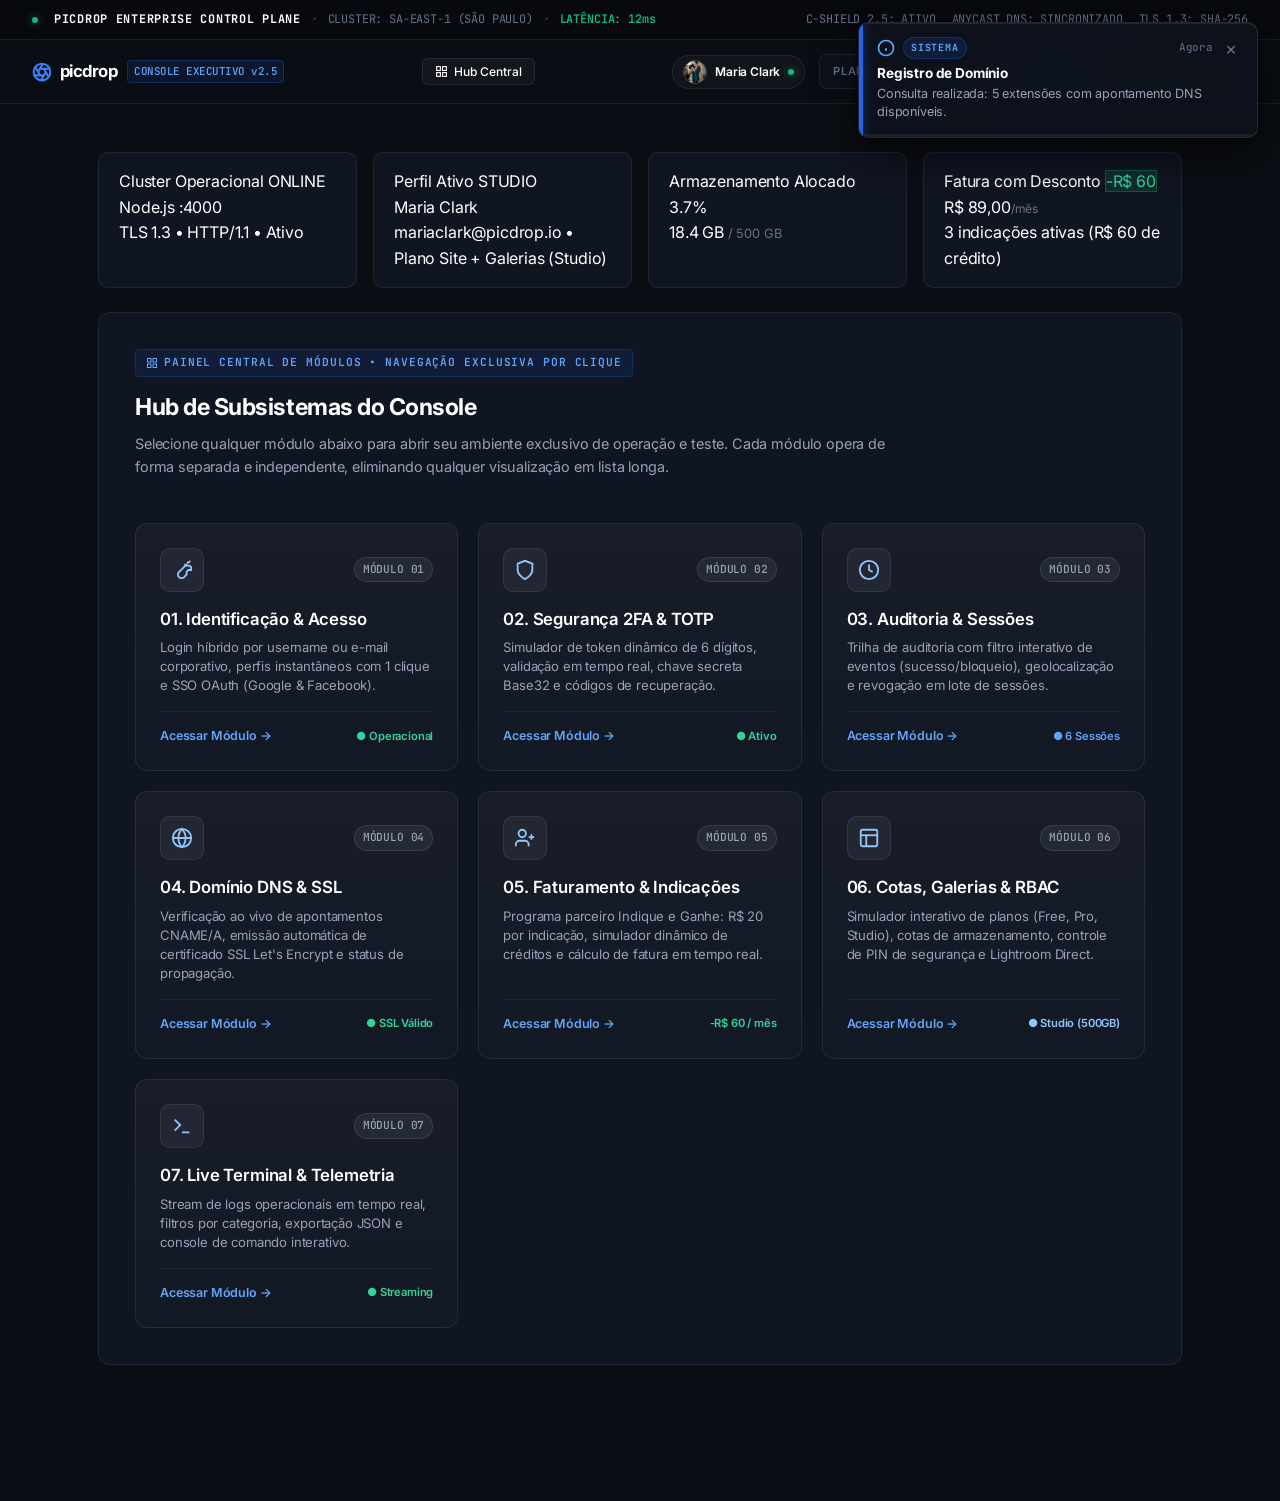
<file: showcase.html>
<!DOCTYPE html>
<html lang="pt-BR">
<head>
  <meta charset="UTF-8" />
  <meta name="viewport" content="width=device-width, initial-scale=1.0" />
  <title>PicDrop — Painel Executivo & Demonstração Técnica</title>
  <meta name="description" content="Ambiente de controle técnico e demonstração interativa dos subsistemas PicDrop: autenticação mista, 2FA TOTP, auditoria de sessões, registro de domínios DNS, programa de parcerias e controle de cotas RBAC." />

  <!-- Google Fonts: Inter & Plus Jakarta Sans -->
  <link rel="preconnect" href="https://fonts.googleapis.com" />
  <link rel="preconnect" href="https://fonts.gstatic.com" crossorigin />
  <link href="https://fonts.googleapis.com/css2?family=Inter:wght@300;400;500;600;700;800&family=JetBrains+Mono:wght@400;500;600&family=Plus+Jakarta+Sans:wght@400;500;600;700;800&display=swap" rel="stylesheet" />

  <!-- Base Styles -->
  <link rel="stylesheet" href="css/style.css" />
  <link rel="stylesheet" href="css/dashboard.css" />
  <link rel="stylesheet" href="css/responsive.css" />

  <script>
    // App Isolation: Only purge legacy foreign service workers
    if ('serviceWorker' in navigator) {
      navigator.serviceWorker.getRegistrations().then(function(regs) {
        for (var r of regs) {
          if (r.active && r.active.scriptURL && r.active.scriptURL.includes('mercadinho')) {
            r.unregister();
          }
        }
      });
    }
    try {
      for (var i = localStorage.length - 1; i >= 0; i--) {
        var key = localStorage.key(i);
        if (key && !key.startsWith('picdrop_')) {
          localStorage.removeItem(key);
        }
      }
    } catch(e) {}
  </script>

  <style>
    /* ==========================================================================
       SERIOUS, HIGH-END EXECUTIVE SHOWCASE STYLES
       Executive Midnight Slate & Precision Cobalt Architecture
       ========================================================================== */
    :root {
      --showcase-bg: #0b0e14;
      --showcase-surface: #101522;
      --showcase-surface-elevated: #151b2c;
      --showcase-border: rgba(148, 163, 184, 0.12);
      --showcase-border-focus: #2563eb;
      --showcase-text-primary: #ffffff;
      --showcase-text-secondary: #94a3b8;
      --showcase-text-tertiary: #64748b;
      --showcase-mono: 'JetBrains Mono', monospace;
      --showcase-sans: 'Inter', -apple-system, BlinkMacSystemFont, sans-serif;
    }

    body {
      background-color: var(--showcase-bg) !important;
      color: var(--showcase-text-primary) !important;
      font-family: var(--showcase-sans) !important;
      -webkit-font-smoothing: antialiased;
      letter-spacing: -0.01em;
    }

    /* Top Technical Bar */
    .tech-header-strip {
      background: #07090e;
      border-bottom: 1px solid var(--showcase-border);
      height: 40px;
      display: flex;
      align-items: center;
      justify-content: space-between;
      padding: 0 32px;
      font-size: 0.74rem;
      color: var(--showcase-text-tertiary);
      font-family: var(--showcase-mono);
      position: sticky;
      top: 0;
      z-index: 120;
    }

    .status-pulse-dot {
      width: 6px;
      height: 6px;
      border-radius: 50%;
      background: #10b981;
      box-shadow: 0 0 8px rgba(16, 185, 129, 0.6);
      display: inline-block;
      margin-right: 6px;
    }

    /* Sticky Console Navigation */
    .console-nav {
      position: sticky;
      top: 40px;
      background: rgba(11, 14, 20, 0.94);
      backdrop-filter: blur(20px);
      -webkit-backdrop-filter: blur(20px);
      border-bottom: 1px solid var(--showcase-border);
      padding: 14px 32px;
      display: flex;
      align-items: center;
      justify-content: space-between;
      gap: 20px;
      z-index: 110;
    }

    .brand-mark {
      display: flex;
      align-items: center;
      gap: 10px;
      font-weight: 700;
      font-size: 1.05rem;
      letter-spacing: -0.03em;
      color: #fff;
    }

    .brand-mark span.version-tag {
      font-family: var(--showcase-mono);
      font-size: 0.68rem;
      font-weight: 500;
      color: #60a5fa;
      background: rgba(37, 99, 235, 0.12);
      border: 1px solid rgba(37, 99, 235, 0.28);
      padding: 2px 6px;
      border-radius: 4px;
    }

    /* Discrete Executive Hub Button */
    .executive-hub-btn {
      display: inline-flex;
      align-items: center;
      gap: 6px;
      background: rgba(37, 99, 235, 0.12);
      color: #60a5fa;
      border: 1px solid rgba(37, 99, 235, 0.3);
      padding: 6px 14px;
      border-radius: 6px;
      font-size: 0.78rem;
      font-weight: 600;
      font-family: var(--showcase-sans);
      cursor: pointer;
      transition: all 0.2s ease;
    }
    .executive-hub-btn:hover {
      background: rgba(37, 99, 235, 0.22);
      border-color: rgba(37, 99, 235, 0.5);
      color: #93c5fd;
    }

    /* Segmented Plan Switcher */
    .segmented-control {
      display: flex;
      align-items: center;
      background: #0d111a;
      padding: 3px;
      border-radius: 8px;
      border: 1px solid var(--showcase-border);
    }

    .segmented-control-label {
      font-size: 0.7rem;
      font-weight: 600;
      color: var(--showcase-text-tertiary);
      text-transform: uppercase;
      letter-spacing: 0.06em;
      padding: 0 10px;
    }

    .segmented-btn {
      font-size: 0.75rem;
      font-weight: 600;
      color: var(--showcase-text-secondary);
      padding: 5px 12px;
      border-radius: 6px;
      border: 1px solid transparent;
      transition: all 0.2s ease;
    }

    .segmented-btn:hover {
      color: #fff;
    }

    .segmented-btn.active {
      background: #2563eb;
      color: #ffffff;
      box-shadow: 0 1px 6px rgba(37, 99, 235, 0.35);
    }

    /* Module Section Container - Zero list: hidden by default, visible ONLY when active */
    .module-card {
      background: var(--showcase-surface);
      border: 1px solid var(--showcase-border);
      border-radius: 12px;
      padding: 36px;
      margin-bottom: 40px;
      position: relative;
      display: none;
    }

    .module-card.tab-active {
      display: block !important;
      animation: tabFadeIn 0.22s cubic-bezier(0.16, 1, 0.3, 1) forwards;
    }

    .module-header {
      display: flex;
      align-items: flex-start;
      justify-content: space-between;
      margin-bottom: 24px;
      padding-bottom: 20px;
      border-bottom: 1px solid var(--showcase-border);
    }

    .module-badge {
      font-family: var(--showcase-mono);
      font-size: 0.7rem;
      font-weight: 600;
      text-transform: uppercase;
      letter-spacing: 0.08em;
      color: #60a5fa;
      background: rgba(37, 99, 235, 0.1);
      border: 1px solid rgba(37, 99, 235, 0.24);
      padding: 4px 10px;
      border-radius: 4px;
      display: inline-flex;
      align-items: center;
      gap: 6px;
      margin-bottom: 12px;
    }

    .module-title {
      font-size: 1.45rem;
      font-weight: 700;
      color: #ffffff;
      letter-spacing: -0.02em;
      margin-bottom: 6px;
    }

    .module-description {
      font-size: 0.9rem;
      color: var(--showcase-text-secondary);
      line-height: 1.6;
      max-width: 780px;
    }

    /* Sub-containers & Grids */
    .clean-grid-2 {
      display: grid;
      grid-template-columns: 1fr 1fr;
      gap: 28px;
    }

    .sub-panel {
      background: #0b0e14;
      border: 1px solid var(--showcase-border);
      border-radius: 8px;
      padding: 24px;
    }

    .sub-panel-title {
      font-size: 0.85rem;
      font-weight: 600;
      text-transform: uppercase;
      letter-spacing: 0.05em;
      color: var(--showcase-text-tertiary);
      margin-bottom: 16px;
      display: flex;
      align-items: center;
      gap: 8px;
    }

    /* Precision Inputs & Buttons */
    .precision-input {
      width: 100%;
      background: #0b0e14;
      border: 1px solid var(--showcase-border);
      color: #fff;
      font-family: inherit;
      font-size: 0.9rem;
      padding: 10px 14px;
      border-radius: 6px;
      outline: none;
      transition: all 0.2s ease;
    }

    .precision-input:focus {
      border-color: #2563eb;
      box-shadow: 0 0 0 3px rgba(37, 99, 235, 0.15);
    }

    .precision-btn-primary {
      background: linear-gradient(180deg, #2563eb 0%, #1d4ed8 100%);
      color: #ffffff;
      font-weight: 600;
      font-size: 0.86rem;
      padding: 10px 18px;
      border-radius: 6px;
      display: inline-flex;
      align-items: center;
      justify-content: center;
      gap: 8px;
      border: 1px solid rgba(255, 255, 255, 0.18);
      box-shadow: 0 2px 8px rgba(37, 99, 235, 0.35);
      transition: all 0.2s ease;
    }

    .precision-btn-primary:hover {
      background: linear-gradient(180deg, #3b82f6 0%, #2563eb 100%);
      box-shadow: 0 4px 14px rgba(37, 99, 235, 0.45);
      transform: translateY(-1px);
    }

    .precision-btn-secondary {
      background: rgba(255, 255, 255, 0.04);
      border: 1px solid var(--showcase-border);
      color: #ffffff;
      font-weight: 500;
      font-size: 0.85rem;
      padding: 9px 16px;
      border-radius: 6px;
      display: inline-flex;
      align-items: center;
      justify-content: center;
      gap: 8px;
      transition: all 0.2s ease;
    }

    .precision-btn-secondary:hover {
      background: rgba(255, 255, 255, 0.08);
      border-color: rgba(255, 255, 255, 0.2);
    }

    /* Executive Ledger / Billing Statement */
    .statement-table {
      width: 100%;
      border-collapse: collapse;
      font-size: 0.88rem;
    }

    .statement-table th {
      text-align: left;
      font-size: 0.7rem;
      font-weight: 600;
      text-transform: uppercase;
      letter-spacing: 0.06em;
      color: var(--showcase-text-tertiary);
      padding: 10px 14px;
      border-bottom: 1px solid var(--showcase-border);
    }

    .statement-table td {
      padding: 12px 14px;
      border-bottom: 1px solid rgba(255, 255, 255, 0.04);
      color: var(--showcase-text-primary);
    }

    .statement-total-bar {
      margin-top: 18px;
      padding: 16px 20px;
      background: #0b0e14;
      border: 1px solid var(--showcase-border);
      border-radius: 6px;
      display: flex;
      align-items: center;
      justify-content: space-between;
    }

    /* ==========================================================================
       MISSION CONTROL HUD & TELEMETRY COCKPIT
       ========================================================================== */
    .console-cockpit-hud {
      display: grid;
      grid-template-columns: repeat(4, 1fr);
      gap: 16px;
      margin-bottom: 24px;
    }

    .hud-stat-box {
      background: var(--showcase-surface);
      border: 1px solid var(--showcase-border);
      border-radius: 10px;
      padding: 16px 20px;
      position: relative;
      overflow: hidden;
      transition: all 0.22s ease;
    }

    .hud-stat-box:hover {
      border-color: rgba(37, 99, 235, 0.4);
      transform: translateY(-2px);
      box-shadow: 0 8px 24px rgba(0, 0, 0, 0.45);
    }

    .hud-label {
      font-size: 0.68rem;
      font-weight: 700;
      text-transform: uppercase;
      letter-spacing: 0.08em;
      color: var(--showcase-text-tertiary);
      margin-bottom: 8px;
    }

    .hud-val-row {
      display: flex;
      align-items: center;
      gap: 10px;
      margin-bottom: 4px;
    }

    .hud-val {
      font-size: 1.25rem;
      font-weight: 700;
      color: #ffffff;
      font-family: var(--showcase-mono);
      line-height: 1.2;
    }

    .hud-sub {
      font-size: 0.72rem;
      color: var(--showcase-text-secondary);
      font-family: var(--showcase-mono);
      white-space: nowrap;
      overflow: hidden;
      text-overflow: ellipsis;
    }

    .hud-avatar {
      width: 24px;
      height: 24px;
      border-radius: 50%;
      object-fit: cover;
      border: 1px solid rgba(255, 255, 255, 0.2);
    }

    .hud-badge-mono {
      font-size: 0.68rem;
      font-weight: 700;
      color: #60a5fa;
      background: rgba(37, 99, 235, 0.14);
      border: 1px solid rgba(37, 99, 235, 0.28);
      padding: 1px 6px;
      border-radius: 4px;
      font-family: var(--showcase-mono);
    }

    .hud-badge-discount {
      font-size: 0.68rem;
      font-weight: 700;
      color: #10b981;
      background: rgba(16, 185, 129, 0.14);
      border: 1px solid rgba(16, 185, 129, 0.28);
      padding: 1px 6px;
      border-radius: 4px;
      font-family: var(--showcase-mono);
    }

    .hud-progress-track {
      width: 100%;
      height: 3px;
      background: rgba(255, 255, 255, 0.08);
      border-radius: 2px;
      margin-top: 8px;
      overflow: hidden;
    }

    .hud-progress-fill {
      height: 100%;
      background: #2563eb;
      border-radius: 2px;
      transition: width 0.3s ease;
    }

    /* Quick Actions Bar */
    .console-quick-actions-bar {
      background: #0d111a;
      border: 1px solid var(--showcase-border);
      border-radius: 10px;
      padding: 12px 18px;
      margin-bottom: 32px;
      display: flex;
      align-items: center;
      justify-content: space-between;
      gap: 16px;
      flex-wrap: wrap;
    }

    .quick-actions-title {
      display: flex;
      align-items: center;
      gap: 8px;
      font-size: 0.76rem;
      font-weight: 700;
      text-transform: uppercase;
      letter-spacing: 0.08em;
      color: var(--showcase-text-secondary);
      white-space: nowrap;
    }

    .quick-actions-pills {
      display: flex;
      align-items: center;
      gap: 8px;
      flex-wrap: wrap;
    }

    .quick-act-btn {
      display: inline-flex;
      align-items: center;
      gap: 6px;
      padding: 6px 12px;
      background: rgba(255, 255, 255, 0.04);
      border: 1px solid var(--showcase-border);
      border-radius: 6px;
      color: #e2e8f0;
      font-size: 0.78rem;
      font-weight: 500;
      cursor: pointer;
      transition: all 0.18s ease;
      white-space: nowrap;
    }

    .quick-act-btn:hover {
      background: rgba(255, 255, 255, 0.09);
      color: #ffffff;
      border-color: rgba(255, 255, 255, 0.25);
      transform: translateY(-1px);
    }

    .quick-act-btn.primary {
      background: linear-gradient(180deg, #2563eb 0%, #1d4ed8 100%);
      color: #ffffff;
      border-color: rgba(255, 255, 255, 0.2);
      font-weight: 600;
    }

    .quick-act-btn.primary:hover {
      background: linear-gradient(180deg, #3b82f6 0%, #2563eb 100%);
    }

    /* Live Telemetry Terminal */
    .terminal-container {
      background: #06080d;
      border: 1px solid var(--showcase-border);
      border-radius: 8px;
      overflow: hidden;
      font-family: var(--showcase-mono);
      box-shadow: inset 0 2px 10px rgba(0, 0, 0, 0.7);
    }

    .terminal-header {
      background: #090d14;
      border-bottom: 1px solid var(--showcase-border);
      padding: 10px 16px;
      display: flex;
      align-items: center;
      justify-content: space-between;
    }

    .terminal-dots {
      display: flex;
      align-items: center;
      gap: 6px;
    }

    .dot {
      width: 10px;
      height: 10px;
      border-radius: 50%;
    }

    .dot-red { background: #ef4444; }
    .dot-yellow { background: #f59e0b; }
    .dot-green { background: #10b981; }

    .terminal-title {
      font-size: 0.74rem;
      color: #64748b;
      letter-spacing: 0.04em;
    }

    .terminal-status {
      font-size: 0.68rem;
      color: #10b981;
      font-weight: 700;
      letter-spacing: 0.06em;
    }

    .terminal-output {
      padding: 16px 18px;
      min-height: 160px;
      max-height: 260px;
      overflow-y: auto;
      display: flex;
      flex-direction: column;
      gap: 6px;
      font-size: 0.76rem;
      line-height: 1.6;
    }

    .terminal-log-line {
      display: flex;
      align-items: flex-start;
      gap: 10px;
      color: #cbd5e1;
    }

    .terminal-time {
      color: #64748b;
      flex-shrink: 0;
    }

    .terminal-tag {
      font-weight: 700;
      padding: 0 4px;
      border-radius: 2px;
      font-size: 0.7rem;
      flex-shrink: 0;
    }

    .tag-auth { color: #60a5fa; background: rgba(37, 99, 235, 0.15); }
    .tag-sec { color: #10b981; background: rgba(16, 185, 129, 0.15); }
    .tag-dns { color: #f59e0b; background: rgba(245, 158, 11, 0.15); }
    .tag-plan { color: #c084fc; background: rgba(139, 92, 246, 0.15); }
    .tag-gal { color: #38bdf8; background: rgba(56, 189, 248, 0.15); }
    .tag-bill { color: #34d399; background: rgba(52, 211, 153, 0.15); }

    .terminal-text {
      flex: 1;
      word-break: break-word;
    }

    @media (max-width: 960px) {
      .console-cockpit-hud {
        grid-template-columns: repeat(2, 1fr);
      }
    }

    @media (max-width: 580px) {
      .console-cockpit-hud {
        grid-template-columns: 1fr;
      }
    }

    /* Modal visibility & display overrides */
    .modal-overlay[style*="display: flex"],
    .modal-overlay[style*="display:flex"],
    .modal-overlay.active {
      opacity: 1 !important;
      visibility: visible !important;
      pointer-events: auto !important;
    }

    /* Code badge */
    .mono-token {
      font-family: var(--showcase-mono);
      font-size: 0.8rem;
      background: #0b0e14;
      border: 1px solid var(--showcase-border);
      padding: 3px 8px;
      border-radius: 4px;
      color: #e4e4e7;
    }



    /* Strictly single-module display: zero list stacking permitted */
    .module-card {
      display: none !important;
    }

    .module-card.tab-active {
      display: block !important;
      animation: tabFadeIn 0.22s cubic-bezier(0.16, 1, 0.3, 1) forwards;
    }

    @keyframes tabFadeIn {
      from {
        opacity: 0;
        transform: translateY(8px);
      }
      to {
        opacity: 1;
        transform: translateY(0);
      }
    }

    /* ====================================================================
       SUBSYSTEMS LAUNCHER HUB GRID (100% CLICK-BASED NAVIGATION)
       ==================================================================== */
    .subsystems-launcher-grid {
      display: grid;
      grid-template-columns: repeat(auto-fit, minmax(320px, 1fr));
      gap: 20px;
      margin-top: 24px;
    }

    .subsystem-tile-card {
      background: linear-gradient(180deg, rgba(255, 255, 255, 0.035) 0%, rgba(255, 255, 255, 0.015) 100%);
      border: 1px solid var(--showcase-border);
      border-radius: 12px;
      padding: 24px;
      display: flex;
      flex-direction: column;
      justify-content: space-between;
      gap: 16px;
      cursor: pointer;
      position: relative;
      overflow: hidden;
      transition: all 0.22s cubic-bezier(0.16, 1, 0.3, 1);
    }

    .subsystem-tile-card:hover {
      background: linear-gradient(180deg, rgba(37, 99, 235, 0.08) 0%, rgba(255, 255, 255, 0.03) 100%);
      border-color: rgba(96, 165, 250, 0.4);
      transform: translateY(-3px);
      box-shadow: 0 12px 30px rgba(0, 0, 0, 0.35), 0 0 20px rgba(37, 99, 235, 0.15);
    }

    .subsystem-tile-card::after {
      content: '';
      position: absolute;
      top: 0;
      left: 0;
      right: 0;
      height: 2px;
      background: linear-gradient(90deg, transparent, rgba(96, 165, 250, 0.6), transparent);
      opacity: 0;
      transition: opacity 0.22s ease;
    }

    .subsystem-tile-card:hover::after {
      opacity: 1;
    }

    .tile-top-row {
      display: flex;
      align-items: center;
      justify-content: space-between;
      gap: 12px;
    }

    .tile-icon-box {
      width: 44px;
      height: 44px;
      border-radius: 10px;
      background: rgba(255, 255, 255, 0.05);
      border: 1px solid rgba(255, 255, 255, 0.08);
      display: flex;
      align-items: center;
      justify-content: center;
      color: #93c5fd;
      transition: all 0.2s ease;
    }

    .subsystem-tile-card:hover .tile-icon-box {
      background: rgba(37, 99, 235, 0.2);
      border-color: rgba(96, 165, 250, 0.5);
      color: #ffffff;
      transform: scale(1.05);
    }

    .tile-badge {
      font-size: 0.7rem;
      font-family: var(--showcase-mono);
      padding: 3px 8px;
      border-radius: 999px;
      background: rgba(255, 255, 255, 0.06);
      border: 1px solid rgba(255, 255, 255, 0.1);
      color: var(--showcase-text-secondary);
      font-weight: 500;
    }

    .tile-content h3 {
      font-size: 1.05rem;
      font-weight: 600;
      color: #ffffff;
      margin-bottom: 6px;
      letter-spacing: -0.01em;
    }

    .tile-content p {
      font-size: 0.82rem;
      color: var(--showcase-text-secondary);
      line-height: 1.45;
      margin: 0;
    }

    .tile-footer {
      display: flex;
      align-items: center;
      justify-content: space-between;
      padding-top: 14px;
      border-top: 1px solid rgba(255, 255, 255, 0.06);
      font-size: 0.78rem;
      font-weight: 600;
      color: #60a5fa;
    }

    .tile-footer span {
      display: flex;
      align-items: center;
      gap: 6px;
    }

    .subsystem-tile-card:hover .tile-footer {
      color: #93c5fd;
    }

    .module-return-btn {
      display: inline-flex;
      align-items: center;
      gap: 8px;
      padding: 6px 14px;
      background: rgba(255, 255, 255, 0.04);
      border: 1px solid var(--showcase-border);
      border-radius: 6px;
      color: var(--showcase-text-secondary);
      font-size: 0.76rem;
      font-weight: 600;
      cursor: pointer;
      transition: all 0.16s ease;
    }

    .module-return-btn:hover {
      background: rgba(255, 255, 255, 0.09);
      color: #ffffff;
      border-color: rgba(255, 255, 255, 0.2);
    }

    /* Executive Module Breadcrumb Header */
    .executive-module-nav-bar {
      display: flex;
      align-items: center;
      justify-content: space-between;
      gap: 14px;
      margin-bottom: 24px;
      padding-bottom: 16px;
      border-bottom: 1px solid rgba(255, 255, 255, 0.08);
      flex-wrap: wrap;
    }

    .executive-back-btn {
      display: inline-flex;
      align-items: center;
      gap: 8px;
      padding: 7px 14px;
      background: rgba(255, 255, 255, 0.05);
      border: 1px solid rgba(255, 255, 255, 0.12);
      border-radius: 8px;
      color: #cbd5e1;
      font-size: 0.78rem;
      font-weight: 600;
      cursor: pointer;
      transition: all 0.18s ease;
    }

    .executive-back-btn:hover {
      background: rgba(37, 99, 235, 0.18);
      border-color: rgba(96, 165, 250, 0.4);
      color: #ffffff;
      transform: translateX(-2px);
    }

    .executive-breadcrumb-trail {
      display: flex;
      align-items: center;
      gap: 8px;
      font-size: 0.82rem;
    }

    .executive-breadcrumb-trail .trail-root {
      color: var(--showcase-text-tertiary);
      cursor: pointer;
      transition: color 0.15s ease;
      font-weight: 500;
    }

    .executive-breadcrumb-trail .trail-root:hover {
      color: #60a5fa;
    }

    .executive-breadcrumb-trail .trail-sep {
      color: rgba(255, 255, 255, 0.2);
    }

    .executive-breadcrumb-trail .trail-active {
      color: #ffffff;
      font-weight: 600;
    }

    .executive-mode-badge {
      display: inline-flex;
      align-items: center;
      gap: 6px;
      font-size: 0.72rem;
      font-family: var(--showcase-mono);
      background: rgba(16, 185, 129, 0.1);
      border: 1px solid rgba(16, 185, 129, 0.25);
      color: #34d399;
      padding: 3px 10px;
      border-radius: 999px;
    }

    /* Live TOTP Countdown Timer */
    .totp-timer-container {
      display: flex;
      align-items: center;
      gap: 12px;
      margin-top: 14px;
      margin-bottom: 6px;
      background: rgba(255, 255, 255, 0.025);
      border: 1px solid rgba(255, 255, 255, 0.06);
      padding: 8px 14px;
      border-radius: 6px;
    }

    .totp-timer-bar-wrap {
      flex: 1;
      height: 4px;
      background: rgba(255, 255, 255, 0.08);
      border-radius: 2px;
      overflow: hidden;
    }

    .totp-timer-bar-fill {
      height: 100%;
      background: linear-gradient(90deg, #10b981, #3b82f6);
      border-radius: 2px;
      transition: width 1s linear;
    }

    /* Interactive Terminal CLI Prompt */
    .terminal-cli-bar {
      display: flex;
      align-items: center;
      gap: 10px;
      padding: 10px 16px;
      background: #090d14;
      border-top: 1px solid var(--showcase-border);
      font-family: var(--showcase-mono);
    }

    .terminal-cli-prompt {
      color: #34d399;
      font-size: 0.76rem;
      font-weight: 700;
      white-space: nowrap;
    }

    .terminal-cli-input {
      flex: 1;
      background: transparent;
      border: none;
      color: #ffffff;
      font-family: var(--showcase-mono);
      font-size: 0.78rem;
      outline: none;
    }

    .terminal-cli-btn {
      background: rgba(255, 255, 255, 0.06);
      border: 1px solid rgba(255, 255, 255, 0.12);
      border-radius: 4px;
      color: #cbd5e1;
      font-size: 0.72rem;
      padding: 4px 10px;
      cursor: pointer;
      transition: all 0.16s ease;
    }

    .terminal-cli-btn:hover {
      background: rgba(37, 99, 235, 0.3);
      color: #fff;
      border-color: rgba(96, 165, 250, 0.5);
    }

    /* In-Module Step Navigation Footer */
    .module-step-nav {
      display: flex;
      align-items: center;
      justify-content: space-between;
      gap: 16px;
      margin-top: 32px;
      padding-top: 20px;
      border-top: 1px solid var(--showcase-border);
      flex-wrap: wrap;
    }

    .step-nav-btn {
      display: inline-flex;
      align-items: center;
      gap: 8px;
      padding: 8px 16px;
      background: rgba(255, 255, 255, 0.04);
      border: 1px solid var(--showcase-border);
      border-radius: 6px;
      color: var(--showcase-text-secondary);
      font-size: 0.78rem;
      font-weight: 600;
      cursor: pointer;
      transition: all 0.18s ease;
    }

    .step-nav-btn:hover {
      background: rgba(255, 255, 255, 0.09);
      color: #ffffff;
      border-color: rgba(255, 255, 255, 0.2);
    }

    .step-nav-btn.primary {
      background: linear-gradient(180deg, #2563eb 0%, #1d4ed8 100%);
      color: #ffffff;
      border-color: rgba(255, 255, 255, 0.2);
    }

    .step-nav-btn.primary:hover {
      background: linear-gradient(180deg, #3b82f6 0%, #2563eb 100%);
    }

    /* Responsive adjustments */
    @media (max-width: 960px) {
      .clean-grid-2 {
        grid-template-columns: 1fr;
      }
      .console-nav-links {
        display: none;
      }
      .module-card {
        padding: 24px;
      }
    }
  </style>
</head>
<body class="view-mode-tabbed">

  <!-- Technical Environment Strip -->
  <div class="tech-header-strip">
    <div style="display:flex; align-items:center; gap:10px;">
      <span class="status-pulse-dot"></span>
      <span style="letter-spacing:0.06em; font-weight:700; color:#ffffff;">PICDROP ENTERPRISE CONTROL PLANE</span>
      <span style="opacity:0.35;">•</span>
      <span>CLUSTER: SA-EAST-1 (SÃO PAULO)</span>
      <span style="opacity:0.35;">•</span>
      <span style="color:#10b981; font-weight:600;">LATÊNCIA: 12ms</span>
    </div>
    <div style="display:flex; align-items:center; gap:16px;">
      <span>C-SHIELD 2.5: ATIVO</span>
      <span>ANYCAST DNS: SINCRONIZADO</span>
      <span>TLS 1.3: SHA-256</span>
    </div>
  </div>

  <!-- Sticky Executive Console Navigation -->
  <nav class="console-nav">
    <div class="brand-mark">
      <a href="index.html" style="color:#fff; text-decoration:none; display:flex; align-items:center; gap:8px;">
        <svg width="20" height="20" viewBox="0 0 24 24" fill="none" stroke="#3b82f6" stroke-width="2.5"><circle cx="12" cy="12" r="10"/><path d="m14.31 8 5.74 9.94M9.69 8h11.48M7.38 12l5.74-9.94M9.69 16 3.95 6.06M14.31 16H2.83M16.62 12l-5.74 9.94"/></svg>
        <span>picdrop</span>
      </a>
      <span class="version-tag">CONSOLE EXECUTIVO v2.5</span>
    </div>

    <!-- Central Hub Action Button (No horizontal list) -->
    <div style="display:flex; align-items:center; gap:8px;">
      <button type="button" class="precision-btn-secondary" onclick="switchConsoleTab('modulo-hub')" style="font-size:0.75rem; padding:5px 12px; display:inline-flex; align-items:center; gap:6px;">
        <svg viewBox="0 0 24 24" width="13" height="13" fill="none" stroke="currentColor" stroke-width="2"><rect x="3" y="3" width="7" height="7"/><rect x="14" y="3" width="7" height="7"/><rect x="14" y="14" width="7" height="7"/><rect x="3" y="14" width="7" height="7"/></svg>
        <span>Hub Central</span>
      </button>
    </div>

    <!-- Plan Switcher & Profile & Return Link -->
    <div style="display:flex; align-items:center; gap:14px;">
      <div style="display:flex; align-items:center; gap:8px; background:rgba(255,255,255,0.03); border:1px solid var(--showcase-border); padding:4px 10px; border-radius:30px;">
        <img src="assets/images/maria_clark.jpg" alt="Maria Clark" style="width:24px; height:24px; border-radius:50%; object-fit:cover; border:1px solid rgba(255,255,255,0.2);" />
        <span style="font-size:0.75rem; font-weight:600; color:#fff;" id="top-nav-user-name">Maria Clark</span>
        <span class="status-pulse-dot" style="margin:0;"></span>
      </div>

      <div class="segmented-control">
        <span class="segmented-control-label">Plano Ativo</span>
        <button class="segmented-btn" data-plan="free" onclick="switchActivePlan('free')">Free</button>
        <button class="segmented-btn" data-plan="pro" onclick="switchActivePlan('pro')">Pro</button>
        <button class="segmented-btn active" data-plan="studio" onclick="switchActivePlan('studio')">Studio</button>
      </div>

      <a href="index.html" class="precision-btn-secondary" style="font-size:0.78rem; padding:6px 14px;">
        <span>Vitrine Principal</span>
        <svg width="14" height="14" viewBox="0 0 24 24" fill="none" stroke="currentColor" stroke-width="2"><line x1="5" y1="12" x2="19" y2="12"/><polyline points="12 5 19 12 12 19"/></svg>
      </a>
    </div>
  </nav>

  <!-- Main Showcase Container -->
  <main class="container" style="padding-top: 48px; padding-bottom: 96px; max-width: 1140px;">

    <!-- ====================================================================
         EXECUTIVE COCKPIT TELEMETRY HUD (MISSION CONTROL)
         ==================================================================== -->
    <section class="console-cockpit-hud" id="cockpit-telemetry">
      <!-- HUD Box 1: Runtime & Connectivity -->
      <div class="hud-stat-box">
        <div class="hud-stat-header">
          <span class="hud-stat-title">Cluster Operacional</span>
          <span class="hud-stat-badge live">ONLINE</span>
        </div>
        <div class="hud-stat-value" id="hud-runtime-val">Node.js :4000</div>
        <div class="hud-stat-sub">
          <span class="pulse-emerald"></span>
          <span>TLS 1.3 • HTTP/1.1 • Ativo</span>
        </div>
      </div>

      <!-- HUD Box 2: Studio Identity & Level -->
      <div class="hud-stat-box">
        <div class="hud-stat-header">
          <span class="hud-stat-title">Perfil Ativo</span>
          <span class="hud-stat-badge" id="hud-profile-badge">STUDIO</span>
        </div>
        <div class="hud-stat-value" id="hud-profile-name">Maria Clark</div>
        <div class="hud-stat-sub" id="hud-profile-plan">maria@clark.com • Plano Studio</div>
      </div>

      <!-- HUD Box 3: Storage Quota & Capacity -->
      <div class="hud-stat-box">
        <div class="hud-stat-header">
          <span class="hud-stat-title">Armazenamento Alocado</span>
          <span class="hud-stat-badge" id="hud-storage-pct">3.6%</span>
        </div>
        <div class="hud-stat-value" id="hud-storage-text">18.4 GB <span style="font-size:0.8rem; font-weight:400; color:var(--showcase-text-tertiary);">/ 500 GB</span></div>
        <div class="hud-progress-wrap">
          <div class="hud-progress-bar" id="hud-storage-bar" style="width: 3.6%;"></div>
        </div>
      </div>

      <!-- HUD Box 4: Financial & Partner Credits -->
      <div class="hud-stat-box">
        <div class="hud-stat-header">
          <span class="hud-stat-title">Fatura com Desconto</span>
          <span class="hud-stat-badge" id="hud-discount-badge" style="background:rgba(16,185,129,0.14); color:#34d399; border:1px solid rgba(16,185,129,0.3);">-R$ 60</span>
        </div>
        <div class="hud-stat-value" id="hud-invoice-val">R$ 89,00<span style="font-size:0.75rem; font-weight:400; color:var(--showcase-text-tertiary);">/mês</span></div>
        <div class="hud-stat-sub" id="hud-invoice-sub">3 indicações ativas (R$ 60 de crédito)</div>
      </div>
    </section>



    <!-- ====================================================================
         HUB CENTRAL DE MÓDULOS (PAINEL GERAL • NAVEGAÇÃO EXCLUSIVA POR CLIQUE)
         ==================================================================== -->
    <section class="module-card tab-active" id="modulo-hub" style="display: block;">
      <div class="module-header" style="border-bottom:none; margin-bottom:8px;">
        <div>
          <div class="module-badge">
            <svg width="12" height="12" viewBox="0 0 24 24" fill="none" stroke="currentColor" stroke-width="2"><rect x="3" y="3" width="7" height="7"/><rect x="14" y="3" width="7" height="7"/><rect x="14" y="14" width="7" height="7"/><rect x="3" y="14" width="7" height="7"/></svg>
            Painel Central de Módulos • Navegação Exclusiva por Clique
          </div>
          <h2 class="module-title">Hub de Subsistemas do Console</h2>
          <p class="module-description">
            Selecione qualquer módulo abaixo para abrir seu ambiente exclusivo de operação e teste. Cada módulo opera de forma separada e independente, eliminando qualquer visualização em lista longa.
          </p>
        </div>
      </div>

      <div class="subsystems-launcher-grid">
        <!-- Tile 1: Identificação -->
        <div class="subsystem-tile-card" onclick="switchConsoleTab('modulo-auth')">
          <div>
            <div class="tile-top-row">
              <div class="tile-icon-box">
                <svg width="22" height="22" viewBox="0 0 24 24" fill="none" stroke="currentColor" stroke-width="2"><path d="M21 2l-2 2m-1.5 1.5L16 7l-1.5-1.5M19 5l-1.5-1.5M16 7l-6.5 6.5A4 4 0 1 0 15 19l2-2v-3l2-2h3v-3l-1.5-1.5z"/></svg>
              </div>
              <span class="tile-badge">MÓDULO 01</span>
            </div>
            <div class="tile-content" style="margin-top: 14px;">
              <h3>01. Identificação & Acesso</h3>
              <p>Login híbrido por username ou e-mail corporativo, perfis instantâneos com 1 clique e SSO OAuth (Google & Facebook).</p>
            </div>
          </div>
          <div class="tile-footer">
            <span>Acessar Módulo →</span>
            <span style="color:#34d399; font-size:0.7rem;">● Operacional</span>
          </div>
        </div>

        <!-- Tile 2: Segurança 2FA -->
        <div class="subsystem-tile-card" onclick="switchConsoleTab('modulo-2fa')">
          <div>
            <div class="tile-top-row">
              <div class="tile-icon-box">
                <svg width="22" height="22" viewBox="0 0 24 24" fill="none" stroke="currentColor" stroke-width="2"><path d="M12 22s8-4 8-10V5l-8-3-8 3v7c0 6 8 10 8 10z"/></svg>
              </div>
              <span class="tile-badge">MÓDULO 02</span>
            </div>
            <div class="tile-content" style="margin-top: 14px;">
              <h3>02. Segurança 2FA & TOTP</h3>
              <p>Simulador de token dinâmico de 6 dígitos, validação em tempo real, chave secreta Base32 e códigos de recuperação.</p>
            </div>
          </div>
          <div class="tile-footer">
            <span>Acessar Módulo →</span>
            <span style="color:#34d399; font-size:0.7rem;">● Ativo</span>
          </div>
        </div>

        <!-- Tile 3: Auditoria -->
        <div class="subsystem-tile-card" onclick="switchConsoleTab('modulo-history')">
          <div>
            <div class="tile-top-row">
              <div class="tile-icon-box">
                <svg width="22" height="22" viewBox="0 0 24 24" fill="none" stroke="currentColor" stroke-width="2"><circle cx="12" cy="12" r="10"/><polyline points="12 6 12 12 16 14"/></svg>
              </div>
              <span class="tile-badge">MÓDULO 03</span>
            </div>
            <div class="tile-content" style="margin-top: 14px;">
              <h3>03. Auditoria & Sessões</h3>
              <p>Trilha de auditoria com filtro interativo de eventos (sucesso/bloqueio), geolocalização e revogação em lote de sessões.</p>
            </div>
          </div>
          <div class="tile-footer">
            <span>Acessar Módulo →</span>
            <span style="color:#60a5fa; font-size:0.7rem;">● 6 Sessões</span>
          </div>
        </div>

        <!-- Tile 4: Domínio DNS -->
        <div class="subsystem-tile-card" onclick="switchConsoleTab('modulo-domain')">
          <div>
            <div class="tile-top-row">
              <div class="tile-icon-box">
                <svg width="22" height="22" viewBox="0 0 24 24" fill="none" stroke="currentColor" stroke-width="2"><circle cx="12" cy="12" r="10"/><line x1="2" y1="12" x2="22" y2="12"/><path d="M12 2a15.3 15.3 0 0 1 4 10 15.3 15.3 0 0 1-4 10 15.3 15.3 0 0 1-4-10 15.3 15.3 0 0 1 4-10z"/></svg>
              </div>
              <span class="tile-badge">MÓDULO 04</span>
            </div>
            <div class="tile-content" style="margin-top: 14px;">
              <h3>04. Domínio DNS & SSL</h3>
              <p>Verificação ao vivo de apontamentos CNAME/A, emissão automática de certificado SSL Let's Encrypt e status de propagação.</p>
            </div>
          </div>
          <div class="tile-footer">
            <span>Acessar Módulo →</span>
            <span style="color:#34d399; font-size:0.7rem;">● SSL Válido</span>
          </div>
        </div>

        <!-- Tile 5: Faturamento -->
        <div class="subsystem-tile-card" onclick="switchConsoleTab('modulo-referral')">
          <div>
            <div class="tile-top-row">
              <div class="tile-icon-box">
                <svg width="22" height="22" viewBox="0 0 24 24" fill="none" stroke="currentColor" stroke-width="2"><path d="M16 21v-2a4 4 0 0 0-4-4H6a4 4 0 0 0-4 4v2"/><circle cx="9" cy="7" r="4"/><line x1="19" y1="8" x2="19" y2="14"/><line x1="22" y1="11" x2="16" y2="11"/></svg>
              </div>
              <span class="tile-badge">MÓDULO 05</span>
            </div>
            <div class="tile-content" style="margin-top: 14px;">
              <h3>05. Faturamento & Indicações</h3>
              <p>Programa parceiro Indique e Ganhe: R$ 20 por indicação, simulador dinâmico de créditos e cálculo de fatura em tempo real.</p>
            </div>
          </div>
          <div class="tile-footer">
            <span>Acessar Módulo →</span>
            <span style="color:#34d399; font-size:0.7rem;">-R$ 60 / mês</span>
          </div>
        </div>

        <!-- Tile 6: Cotas & Galerias -->
        <div class="subsystem-tile-card" onclick="switchConsoleTab('modulo-plans')">
          <div>
            <div class="tile-top-row">
              <div class="tile-icon-box">
                <svg width="22" height="22" viewBox="0 0 24 24" fill="none" stroke="currentColor" stroke-width="2"><rect x="3" y="3" width="18" height="18" rx="2"/><line x1="3" y1="9" x2="21" y2="9"/><line x1="9" y1="21" x2="9" y2="9"/></svg>
              </div>
              <span class="tile-badge">MÓDULO 06</span>
            </div>
            <div class="tile-content" style="margin-top: 14px;">
              <h3>06. Cotas, Galerias & RBAC</h3>
              <p>Simulador interativo de planos (Free, Pro, Studio), cotas de armazenamento, controle de PIN de segurança e Lightroom Direct.</p>
            </div>
          </div>
          <div class="tile-footer">
            <span>Acessar Módulo →</span>
            <span style="color:#93c5fd; font-size:0.7rem;">● Studio (500GB)</span>
          </div>
        </div>

        <!-- Tile 7: Live Terminal -->
        <div class="subsystem-tile-card" onclick="switchConsoleTab('modulo-terminal')">
          <div>
            <div class="tile-top-row">
              <div class="tile-icon-box">
                <svg width="22" height="22" viewBox="0 0 24 24" fill="none" stroke="currentColor" stroke-width="2"><polyline points="4 17 10 11 4 5"/><line x1="12" y1="19" x2="20" y2="19"/></svg>
              </div>
              <span class="tile-badge">MÓDULO 07</span>
            </div>
            <div class="tile-content" style="margin-top: 14px;">
              <h3>07. Live Terminal & Telemetria</h3>
              <p>Stream de logs operacionais em tempo real, filtros por categoria, exportação JSON e console de comando interativo.</p>
            </div>
          </div>
          <div class="tile-footer">
            <span>Acessar Módulo →</span>
            <span style="color:#34d399; font-size:0.7rem;">● Streaming</span>
          </div>
        </div>
      </div>
    </section>

    <!-- ====================================================================
         MÓDULO 1: IDENTIFICAÇÃO (USERNAME OU E-MAIL)
         ==================================================================== -->
    <section class="module-card" id="modulo-auth" style="display: none;">
      <!-- Executive Navigation & Breadcrumb Bar -->
      <div class="executive-module-nav-bar">
        <div class="executive-breadcrumb-trail">
          <span class="crumb-link" onclick="switchConsoleTab('modulo-hub')">Console Executivo</span>
          <span class="crumb-sep">/</span>
          <span class="crumb-current">01. Identificação &amp; Acesso Híbrido</span>
        </div>
        <div style="display: flex; align-items: center; gap: 10px;">
          <span class="executive-mode-badge">SUBSISTEMA ATIVO</span>
          <button type="button" class="executive-back-btn" onclick="switchConsoleTab('modulo-hub')">
            <svg width="14" height="14" viewBox="0 0 24 24" fill="none" stroke="currentColor" stroke-width="2.2"><polyline points="15 18 9 12 15 6"/></svg>
            <span>Voltar ao Hub Central</span>
          </button>
        </div>
      </div>
      <div class="module-header">
        <div>
          <div class="module-badge">
            <svg width="12" height="12" viewBox="0 0 24 24" fill="none" stroke="currentColor" stroke-width="2"><path d="M21 2l-2 2m-1.5 1.5L16 7l-1.5-1.5M19 5l-1.5-1.5M16 7l-6.5 6.5A4 4 0 1 0 15 19l2-2v-3l2-2h3v-3l-1.5-1.5z"/></svg>
            Subsistema 01 • Autenticação Híbrida
          </div>
          <h2 class="module-title">Login Híbrido: Identificação por Nome de Usuário ou E-mail</h2>
          <p class="module-description">
            O pipeline de autenticação analisa a entrada fornecida e resolve tanto identificadores no padrão e-mail (<span class="mono-token">maria@clark.com</span>) quanto usernames de sistema (<span class="mono-token">@mariaclark</span> ou <span class="mono-token">mariaclark</span>), garantindo conformidade com padrões corporativos.
          </p>
        </div>
      </div>

      <div class="clean-grid-2">
        <!-- Interactive Form -->
        <div class="sub-panel">
          <div class="sub-panel-title">Acesso Rápido & Validação de Credenciais</div>

          <!-- Social SSO Grid: Gmail & Facebook -->
          <div class="social-buttons-grid" style="margin-bottom:14px;">
            <button type="button" class="btn-google-sso" onclick="simulateGoogleLogin()">
              <svg width="18" height="18" viewBox="0 0 24 24">
                <path fill="#4285F4" d="M23.745 12.27c0-.7-.06-1.4-.19-2.07H12v4.51h6.6c-.29 1.52-1.14 2.82-2.4 3.68v3.05h3.88c2.27-2.09 3.665-5.17 3.665-9.17Z"/>
                <path fill="#34A853" d="M12 24c3.24 0 5.95-1.08 7.93-2.91l-3.88-3.05c-1.08.72-2.45 1.16-4.05 1.16-3.12 0-5.77-2.1-6.72-4.93H1.25v3.15C3.26 21.36 7.33 24 12 24Z"/>
                <path fill="#FBBC05" d="M5.28 14.27c-.25-.72-.38-1.49-.38-2.27s.13-1.55.38-2.27V6.58H1.25C.45 8.18 0 10.03 0 12s.45 3.82 1.25 5.42l4.03-3.15Z"/>
                <path fill="#EA4335" d="M12 4.75c1.77 0 3.35.61 4.6 1.8l3.42-3.42C17.95 1.19 15.24 0 12 0 7.33 0 3.26 2.64 1.25 6.58l4.03 3.15c.95-2.83 3.6-4.98 6.72-4.98Z"/>
              </svg>
              <span>Google (Gmail)</span>
            </button>

            <button type="button" class="btn-facebook-sso" onclick="simulateFacebookLogin()">
              <svg width="18" height="18" viewBox="0 0 24 24" fill="#ffffff">
                <path d="M24 12.073c0-6.627-5.373-12-12-12s-12 5.373-12 12c0 5.99 4.388 10.954 10.125 11.854v-8.385H7.078v-3.47h3.047V9.43c0-3.007 1.792-4.669 4.533-4.669 1.312 0 2.686.235 2.686.235v2.953H15.83c-1.491 0-1.956.925-1.956 1.874v2.25h3.328l-.532 3.47h-2.796v8.385C19.612 23.027 24 18.062 24 12.073z"/>
              </svg>
              <span>Facebook</span>
            </button>
          </div>

          <!-- 1-Click Fast Profile Switcher -->
          <div class="quick-profiles-wrapper" style="margin-bottom:14px;">
            <div class="quick-profiles-label">
              <svg width="12" height="12" viewBox="0 0 24 24" fill="none" stroke="#2563eb" stroke-width="2.5"><polygon points="13 2 3 14 12 14 11 22 21 10 12 10 13 2"/></svg>
              <span>Login Rápido de Teste (1 Clique)</span>
            </div>
            <div class="quick-profiles-buttons">
              <button type="button" class="btn-quick-chip" onclick="quickShowcaseLogin('mariaclark', 'maria@clark.com', 'Maria Clark', 'Plano Studio', 'assets/images/maria_clark.jpg')">
                <img src="assets/images/maria_clark.jpg" alt="Maria" class="quick-chip-avatar" />
                <div class="quick-chip-info">
                  <span class="quick-chip-name">Maria Clark</span>
                  <span class="quick-chip-role">Studio</span>
                </div>
              </button>
              <button type="button" class="btn-quick-chip" onclick="quickShowcaseLogin('matheusyah', 'matheus@dahsan.com', 'Matheus Dahsan', 'Plano Pro', 'assets/images/matheus_dahsan.jpg')">
                <img src="assets/images/matheus_dahsan.jpg" alt="Matheus" class="quick-chip-avatar" />
                <div class="quick-chip-info">
                  <span class="quick-chip-name">Matheus D.</span>
                  <span class="quick-chip-role">Pro</span>
                </div>
              </button>
              <button type="button" class="btn-quick-chip" onclick="quickShowcaseLogin('robertomelo', 'roberto.melo.photo@gmail.com', 'Roberto Melo', 'Plano Pro', 'assets/images/roberto_melo.jpg')">
                <img src="assets/images/roberto_melo.jpg" alt="Roberto" class="quick-chip-avatar" />
                <div class="quick-chip-info">
                  <span class="quick-chip-name">Roberto M.</span>
                  <span class="quick-chip-role">Pro</span>
                </div>
              </button>
            </div>
          </div>

          <div class="auth-or-divider">
            <span>ou com identificador manual</span>
          </div>

          <div style="display:flex; gap:8px; margin-bottom:14px;">
            <button class="precision-btn-secondary" style="font-size:0.75rem; padding:4px 8px; flex:1;" onclick="setLoginIdentifier('mariaclark')">
              mariaclark
            </button>
            <button class="precision-btn-secondary" style="font-size:0.75rem; padding:4px 8px; flex:1;" onclick="setLoginIdentifier('maria@clark.com')">
              maria@clark.com
            </button>
          </div>

          <form onsubmit="handleDemoAuthSubmit(event)">
            <div style="margin-bottom:12px;">
              <label style="display:block; font-size:0.74rem; font-weight:600; color:var(--showcase-text-secondary); margin-bottom:4px;">
                Identificador de Acesso
              </label>
              <input type="text" id="demo-login-id" class="precision-input" value="mariaclark" required />
            </div>

            <div style="margin-bottom:16px;">
              <label style="display:block; font-size:0.74rem; font-weight:600; color:var(--showcase-text-secondary); margin-bottom:4px;">
                Credencial de Senha
              </label>
              <input type="password" id="demo-login-pass" class="precision-input" value="123456" required />
            </div>

            <button type="submit" class="precision-btn-primary" style="width:100%;">
              <span>Autenticar Usuário</span>
              <svg width="14" height="14" viewBox="0 0 24 24" fill="none" stroke="currentColor" stroke-width="2"><line x1="5" y1="12" x2="19" y2="12"/><polyline points="12 5 19 12 12 19"/></svg>
            </button>
          </form>
        </div>

        <!-- Session State Readout -->
        <div class="sub-panel" style="display:flex; flex-direction:column; justify-content:space-between;">
          <div>
            <div class="sub-panel-title">Estado de Sessão Ativa</div>
            <div style="display:flex; align-items:center; gap:16px; margin:16px 0;">
              <img src="assets/images/maria_clark.jpg" alt="Foto Maria Clark" style="width:52px; height:52px; border-radius:6px; object-fit:cover; border:1px solid var(--showcase-border);" />
              <div>
                <div style="font-size:1.05rem; font-weight:700; color:#fff;" id="demo-logged-name">Maria Clark</div>
                <div style="font-family:var(--showcase-mono); font-size:0.75rem; color:#10b981;">STATUS: SESSÃO AUTENTICADA</div>
              </div>
            </div>

            <div style="font-family:var(--showcase-mono); font-size:0.8rem; line-height:1.8; color:var(--showcase-text-secondary); border-top:1px solid var(--showcase-border); padding-top:14px;">
              <div>• Username: <span style="color:#fff;">mariaclark</span></div>
              <div>• E-mail: <span style="color:#fff;">maria@clark.com</span></div>
              <div>• Nível de Acesso: <span id="demo-logged-plan" style="color:#fff;">Plano Studio</span></div>
              <div>• Protocolo: <span style="color:#fff;">RFC 6238 TOTP Habilitado</span></div>
            </div>
          </div>

          <div style="font-size:0.78rem; color:var(--showcase-text-tertiary); margin-top:14px;">
            A validação resolve referências de banco de forma assíncrona com sanitização de prefixos e hashing seguro de tokens.
          </div>
        </div>
      </div>

      <!-- Module Step Navigation Footer -->
      <div class="module-step-nav">
        <button type="button" class="step-nav-btn" onclick="switchConsoleTab('modulo-hub')">
          <svg width="14" height="14" viewBox="0 0 24 24" fill="none" stroke="currentColor" stroke-width="2"><rect x="3" y="3" width="7" height="7"/><rect x="14" y="3" width="7" height="7"/><rect x="14" y="14" width="7" height="7"/><rect x="3" y="14" width="7" height="7"/></svg>
          <span>Voltar ao Hub</span>
        </button>
        <span style="font-size:0.75rem; color:var(--showcase-text-tertiary);">Visualizando Subsistema 01 de 07 • Identificação</span>
        <button type="button" class="step-nav-btn primary" onclick="switchConsoleTab('modulo-2fa')">
          <span>Avançar: 02. Segurança 2FA</span>
          <svg width="14" height="14" viewBox="0 0 24 24" fill="none" stroke="currentColor" stroke-width="2"><line x1="5" y1="12" x2="19" y2="12"/><polyline points="12 5 19 12 12 19"/></svg>
        </button>
      </div>
    </section>

    <!-- ====================================================================
         MÓDULO 2: SEGURANÇA 2FA COM TOTP & CHAVE CRIPTOGRÁFICA
         ==================================================================== -->
    <section class="module-card" id="modulo-2fa" style="display: none;">
      <!-- Executive Navigation & Breadcrumb Bar -->
      <div class="executive-module-nav-bar">
        <div class="executive-breadcrumb-trail">
          <span class="crumb-link" onclick="switchConsoleTab('modulo-hub')">Console Executivo</span>
          <span class="crumb-sep">/</span>
          <span class="crumb-current">02. Segurança Criptográfica &amp; 2FA</span>
        </div>
        <div style="display: flex; align-items: center; gap: 10px;">
          <span class="executive-mode-badge">SUBSISTEMA ATIVO</span>
          <button type="button" class="executive-back-btn" onclick="switchConsoleTab('modulo-hub')">
            <svg width="14" height="14" viewBox="0 0 24 24" fill="none" stroke="currentColor" stroke-width="2.2"><polyline points="15 18 9 12 15 6"/></svg>
            <span>Voltar ao Hub Central</span>
          </button>
        </div>
      </div>
      <div class="module-header">
        <div>
          <div class="module-badge">
            <svg width="12" height="12" viewBox="0 0 24 24" fill="none" stroke="currentColor" stroke-width="2"><path d="M12 22s8-4 8-10V5l-8-3-8 3v7c0 6 8 10 8 10z"/></svg>
            Subsistema 02 • Segurança Criptográfica 2FA
          </div>
          <h2 class="module-title">Autenticação de Dois Fatores (RFC 6238 TOTP)</h2>
          <p class="module-description">
            Implementação de proteção em camadas para contas de fotografia profissional. Exige validação simétrica com gerador de chaves Base32 e verificação por código temporário de 6 dígitos.
          </p>
        </div>
      </div>

      <!-- State Toggle Bar -->
      <div style="background:#09090b; border:1px solid var(--showcase-border); border-radius:8px; padding:20px 24px; display:flex; align-items:center; justify-content:space-between; margin-bottom:24px;">
        <div style="display:flex; align-items:center; gap:12px;">
          <svg width="20" height="20" viewBox="0 0 24 24" fill="none" stroke="#10b981" stroke-width="2"><path d="M12 22s8-4 8-10V5l-8-3-8 3v7c0 6 8 10 8 10z"/><polyline points="9 12 11 14 15 10"/></svg>
          <div>
            <div style="font-size:0.92rem; font-weight:600; color:#fff;">Status do Módulo de Duplo Fator (2FA)</div>
            <div id="showcase-2fa-status" style="font-size:0.78rem; color:#10b981; font-family:var(--showcase-mono);">
              SISTEMA OPERANDO EM MODO RESTRITO: 2FA ATIVADO
            </div>
          </div>
        </div>

        <label class="switch">
          <input type="checkbox" id="showcase-2fa-toggle" checked onchange="toggle2FADemo(this.checked)" />
          <span class="slider"></span>
        </label>
      </div>

      <!-- High Precision QR Matrix & Keys -->
      <div class="clean-grid-2">
        <div class="sub-panel" style="display:flex; align-items:center; gap:24px;">
          <!-- Dense Precision SVG QR Pattern -->
          <div style="background:#ffffff; padding:12px; border-radius:6px; flex-shrink:0;">
            <svg width="124" height="124" viewBox="0 0 124 124">
              <rect width="124" height="124" fill="#ffffff" />
              <!-- Top Left Marker -->
              <rect x="8" y="8" width="32" height="32" fill="#09090b" />
              <rect x="12" y="12" width="24" height="24" fill="#ffffff" />
              <rect x="16" y="16" width="16" height="16" fill="#09090b" />
              <!-- Top Right Marker -->
              <rect x="84" y="8" width="32" height="32" fill="#09090b" />
              <rect x="88" y="12" width="24" height="24" fill="#ffffff" />
              <rect x="92" y="16" width="16" height="16" fill="#09090b" />
              <!-- Bottom Left Marker -->
              <rect x="8" y="84" width="32" height="32" fill="#09090b" />
              <rect x="12" y="88" width="24" height="24" fill="#ffffff" />
              <rect x="16" y="92" width="16" height="16" fill="#09090b" />
              <!-- Dense High-Precision Data Pattern -->
              <rect x="46" y="10" width="6" height="6" fill="#09090b" />
              <rect x="58" y="10" width="6" height="6" fill="#09090b" />
              <rect x="70" y="10" width="6" height="6" fill="#09090b" />
              <rect x="46" y="22" width="6" height="6" fill="#09090b" />
              <rect x="64" y="22" width="6" height="6" fill="#09090b" />
              <rect x="52" y="34" width="6" height="6" fill="#09090b" />
              <rect x="70" y="34" width="6" height="6" fill="#09090b" />
              <rect x="10" y="46" width="6" height="6" fill="#09090b" />
              <rect x="22" y="46" width="6" height="6" fill="#09090b" />
              <rect x="34" y="46" width="6" height="6" fill="#09090b" />
              <rect x="46" y="46" width="12" height="12" fill="#09090b" />
              <rect x="64" y="46" width="6" height="6" fill="#09090b" />
              <rect x="76" y="46" width="6" height="6" fill="#09090b" />
              <rect x="88" y="46" width="6" height="6" fill="#09090b" />
              <rect x="100" y="46" width="6" height="6" fill="#09090b" />
              <rect x="46" y="64" width="6" height="6" fill="#09090b" />
              <rect x="58" y="64" width="12" height="12" fill="#09090b" />
              <rect x="76" y="64" width="6" height="6" fill="#09090b" />
              <rect x="94" y="64" width="6" height="6" fill="#09090b" />
              <rect x="46" y="82" width="6" height="6" fill="#09090b" />
              <rect x="64" y="82" width="6" height="6" fill="#09090b" />
              <rect x="82" y="82" width="6" height="6" fill="#09090b" />
              <rect x="100" y="82" width="6" height="6" fill="#09090b" />
              <rect x="46" y="94" width="6" height="6" fill="#09090b" />
              <rect x="58" y="94" width="6" height="6" fill="#09090b" />
              <rect x="76" y="94" width="6" height="6" fill="#09090b" />
              <rect x="88" y="94" width="12" height="12" fill="#09090b" />
              <rect x="106" y="94" width="6" height="6" fill="#09090b" />
              <rect x="46" y="106" width="12" height="12" fill="#09090b" />
              <rect x="70" y="106" width="6" height="6" fill="#09090b" />
              <rect x="88" y="106" width="6" height="6" fill="#09090b" />
            </svg>
          </div>

          <div>
            <div style="font-size:0.75rem; font-weight:600; color:var(--showcase-text-tertiary); text-transform:uppercase; margin-bottom:4px;">
              Chave Simétrica Base32
            </div>
            <div style="font-family:var(--showcase-mono); font-size:0.95rem; font-weight:600; color:#fff; background:#141418; padding:6px 10px; border-radius:4px; border:1px solid var(--showcase-border); display:inline-block;">
              JBSWY3DPEHPK3PXP
            </div>
            <div style="font-size:0.75rem; color:var(--showcase-text-secondary); margin-top:8px;">
              Compatível com Google Authenticator, 1Password, Bitwarden e Authy.
            </div>
          </div>
        </div>

        <div class="sub-panel">
          <div class="sub-panel-title">Códigos de Resgate de Contingência</div>
          <div style="font-size:0.8rem; color:var(--showcase-text-secondary); margin-bottom:14px;">
            Armazene estes códigos em cofre criptografado. Cada código possui uso único em caso de perda do dispositivo autenticador.
          </div>

          <div style="display:grid; grid-template-columns:repeat(2, 1fr); gap:8px; font-family:var(--showcase-mono); font-size:0.82rem;">
            <div style="background:#141418; border:1px solid var(--showcase-border); padding:8px 12px; border-radius:4px; color:#e4e4e7;">
              4829-1034 <span style="font-size:0.65rem; color:#10b981; float:right;">ATIVO</span>
            </div>
            <div style="background:#141418; border:1px solid var(--showcase-border); padding:8px 12px; border-radius:4px; color:#e4e4e7;">
              9102-8374 <span style="font-size:0.65rem; color:#10b981; float:right;">ATIVO</span>
            </div>
            <div style="background:#141418; border:1px solid var(--showcase-border); padding:8px 12px; border-radius:4px; color:#e4e4e7;">
              5519-2834 <span style="font-size:0.65rem; color:#10b981; float:right;">ATIVO</span>
            </div>
            <div style="background:#141418; border:1px solid var(--showcase-border); padding:8px 12px; border-radius:4px; color:#e4e4e7;">
              7721-8392 <span style="font-size:0.65rem; color:#10b981; float:right;">ATIVO</span>
            </div>
          </div>
        </div>
      </div>

      <!-- Interactive 2FA Verification Simulator Sub-Panel -->
      <div class="sub-panel" style="margin-top:20px;">
        <div class="sub-panel-title">Simulador Interativo de Desafio 2FA (Verificação de 6 Dígitos)</div>
        <div style="font-size:0.8rem; color:var(--showcase-text-secondary); margin-bottom:14px;">
          Teste a validação em tempo real de tokens dinâmicos gerados por aplicativos autenticadores (Google Authenticator, 1Password).
        </div>

        <!-- Live RFC 6238 TOTP Countdown Timer -->
        <div class="totp-timer-container" style="margin-bottom:16px;">
          <div class="totp-timer-label">
            <span>JANELA DE ROTAÇÃO TOTP (RFC 6238)</span>
            <span id="totp-timer-seconds">30s restantes</span>
          </div>
          <div class="totp-timer-bar-wrap">
            <div class="totp-timer-bar-fill" id="totp-timer-bar" style="width: 100%;"></div>
          </div>
        </div>

        <div style="display:flex; align-items:center; gap:12px; flex-wrap:wrap;">
          <input type="text" id="demo-2fa-input-token" class="precision-input" style="width:160px; font-family:var(--showcase-mono); font-size:1.1rem; letter-spacing:0.18em; text-align:center;" maxlength="6" value="482910" />
          <button type="button" class="precision-btn-primary" onclick="validateSimulatedTOTP()">
            Validar Código 2FA
          </button>
          <button type="button" class="precision-btn-secondary" onclick="generateRandomTOTP()">
            Gerar Novo Token
          </button>
          <button type="button" class="precision-btn-secondary" onclick="copyBase32Key()">
            Copiar Chave Base32
          </button>
        </div>
        <div id="demo-2fa-token-feedback" style="font-size:0.75rem; color:#10b981; font-family:var(--showcase-mono); margin-top:8px;">
          ✔ CHAVE SINCRONIZADA COM SERVIDOR NTP • JANELA RFC 6238 ATIVA
        </div>
      </div>

      <!-- Module Step Navigation Footer -->
      <div class="module-step-nav">
        <div style="display:flex; gap:8px;">
          <button type="button" class="step-nav-btn" onclick="switchConsoleTab('modulo-hub')">
            <svg width="14" height="14" viewBox="0 0 24 24" fill="none" stroke="currentColor" stroke-width="2"><rect x="3" y="3" width="7" height="7"/><rect x="14" y="3" width="7" height="7"/><rect x="14" y="14" width="7" height="7"/><rect x="3" y="14" width="7" height="7"/></svg>
            <span>Voltar ao Hub</span>
          </button>
          <button type="button" class="step-nav-btn" onclick="switchConsoleTab('modulo-auth')">
            <svg width="14" height="14" viewBox="0 0 24 24" fill="none" stroke="currentColor" stroke-width="2"><line x1="19" y1="12" x2="5" y2="12"/><polyline points="12 19 5 12 12 5"/></svg>
            <span>Anterior: 01. Identificação</span>
          </button>
        </div>
        <span style="font-size:0.75rem; color:var(--showcase-text-tertiary);">Visualizando Subsistema 02 de 07 • Segurança 2FA</span>
        <button type="button" class="step-nav-btn primary" onclick="switchConsoleTab('modulo-history')">
          <span>Avançar: 03. Auditoria</span>
          <svg width="14" height="14" viewBox="0 0 24 24" fill="none" stroke="currentColor" stroke-width="2"><line x1="5" y1="12" x2="19" y2="12"/><polyline points="12 5 19 12 12 19"/></svg>
        </button>
      </div>
    </section>

    <!-- ====================================================================
         MÓDULO 3: AUDITORIA DE SESSÕES & HISTÓRICO DE LOGINS
         ==================================================================== -->
    <section class="module-card" id="modulo-history" style="display: none;">
      <!-- Executive Navigation & Breadcrumb Bar -->
      <div class="executive-module-nav-bar">
        <div class="executive-breadcrumb-trail">
          <span class="crumb-link" onclick="switchConsoleTab('modulo-hub')">Console Executivo</span>
          <span class="crumb-sep">/</span>
          <span class="crumb-current">03. Trilha de Auditoria &amp; Sessões</span>
        </div>
        <div style="display: flex; align-items: center; gap: 10px;">
          <span class="executive-mode-badge">SUBSISTEMA ATIVO</span>
          <button type="button" class="executive-back-btn" onclick="switchConsoleTab('modulo-hub')">
            <svg width="14" height="14" viewBox="0 0 24 24" fill="none" stroke="currentColor" stroke-width="2.2"><polyline points="15 18 9 12 15 6"/></svg>
            <span>Voltar ao Hub Central</span>
          </button>
        </div>
      </div>
      <div class="module-header">
        <div>
          <div class="module-badge">
            <svg width="12" height="12" viewBox="0 0 24 24" fill="none" stroke="currentColor" stroke-width="2"><circle cx="12" cy="12" r="10"/><polyline points="12 6 12 12 16 14"/></svg>
            Subsistema 03 • Trilha de Auditoria & Sessões
          </div>
          <h2 class="module-title">Histórico de Conexões e Monitoramento de Dispositivos</h2>
          <p class="module-description">
            Registro cronológico detalhado com análise de agente de usuário, resolução de endereço IP, coordenadas geográficas aproximadas e estado de verificação 2FA.
          </p>
        </div>

        <div style="display:flex; gap:10px; flex-wrap:wrap;">
          <button class="precision-btn-secondary" onclick="simulateAuthEvent('success')">
            <svg width="14" height="14" viewBox="0 0 24 24" fill="none" stroke="currentColor" stroke-width="2"><line x1="12" y1="5" x2="12" y2="19"/><line x1="5" y1="12" x2="19" y2="12"/></svg>
            <span>Simular Acesso Autorizado</span>
          </button>
          <button class="precision-btn-secondary" style="color:#ef4444; border-color:rgba(239,68,68,0.25);" onclick="simulateAuthEvent('failed')">
            <span>Simular Tentativa Rejeitada</span>
          </button>
          <button class="precision-btn-primary" onclick="terminateAllSessions()">
            <span>Revogar Outras Sessões</span>
          </button>
        </div>
      </div>

      <!-- Interactive Audit Filter Bar with Live Search -->
      <div style="display:flex; justify-content:space-between; align-items:center; margin-bottom:14px; flex-wrap:wrap; gap:10px;">
        <div style="display:flex; gap:8px; flex-wrap:wrap; align-items:center;">
          <button type="button" class="quick-act-btn primary" id="filter-audit-all" onclick="filterAuditHistory('all')">Todos os Registros</button>
          <button type="button" class="quick-act-btn" id="filter-audit-success" onclick="filterAuditHistory('success')">● Apenas Autorizados</button>
          <button type="button" class="quick-act-btn" id="filter-audit-failed" onclick="filterAuditHistory('failed')">✕ Apenas Bloqueados</button>
        </div>
        <div style="display:flex; align-items:center; gap:12px; flex:1; max-width:380px;">
          <input type="text" id="audit-search-input" class="precision-input" placeholder="Filtrar por IP, dispositivo, método..." oninput="searchAuditHistory(this.value)" style="font-size:0.8rem; padding:6px 12px; width:100%;" />
          <span id="audit-count-summary" style="font-size:0.75rem; font-family:var(--showcase-mono); color:var(--showcase-text-secondary); white-space:nowrap;">6 registros</span>
        </div>
      </div>

      <div style="background:#09090b; border:1px solid var(--showcase-border); border-radius:8px; overflow:hidden;">
        <table class="statement-table">
          <thead>
            <tr>
              <th>Timestamp</th>
              <th>Plataforma & Navegador</th>
              <th>Endereço IP</th>
              <th>Geolocalização</th>
              <th>Método de Entrada</th>
              <th>Status do Acesso</th>
            </tr>
          </thead>
          <tbody id="login-history-tbody">
            <!-- Rendered by security.js -->
          </tbody>
        </table>
      </div>

      <!-- Module Step Navigation Footer -->
      <div class="module-step-nav">
        <div style="display:flex; gap:8px;">
          <button type="button" class="step-nav-btn" onclick="switchConsoleTab('modulo-hub')">
            <svg width="14" height="14" viewBox="0 0 24 24" fill="none" stroke="currentColor" stroke-width="2"><rect x="3" y="3" width="7" height="7"/><rect x="14" y="3" width="7" height="7"/><rect x="14" y="14" width="7" height="7"/><rect x="3" y="14" width="7" height="7"/></svg>
            <span>Voltar ao Hub</span>
          </button>
          <button type="button" class="step-nav-btn" onclick="switchConsoleTab('modulo-2fa')">
            <svg width="14" height="14" viewBox="0 0 24 24" fill="none" stroke="currentColor" stroke-width="2"><line x1="19" y1="12" x2="5" y2="12"/><polyline points="12 19 5 12 12 5"/></svg>
            <span>Anterior: 02. Segurança 2FA</span>
          </button>
        </div>
        <span style="font-size:0.75rem; color:var(--showcase-text-tertiary);">Visualizando Subsistema 03 de 07 • Auditoria</span>
        <button type="button" class="step-nav-btn primary" onclick="switchConsoleTab('modulo-domain')">
          <span>Avançar: 04. Domínio DNS</span>
          <svg width="14" height="14" viewBox="0 0 24 24" fill="none" stroke="currentColor" stroke-width="2"><line x1="5" y1="12" x2="19" y2="12"/><polyline points="12 5 19 12 12 19"/></svg>
        </button>
      </div>
    </section>

    <!-- ====================================================================
         MÓDULO 4: PROVISIONAMENTO E REGISTRO DE DOMÍNIO PRÓPRIO
         ==================================================================== -->
    <section class="module-card" id="modulo-domain" style="display: none;">
      <!-- Executive Navigation & Breadcrumb Bar -->
      <div class="executive-module-nav-bar">
        <div class="executive-breadcrumb-trail">
          <span class="crumb-link" onclick="switchConsoleTab('modulo-hub')">Console Executivo</span>
          <span class="crumb-sep">/</span>
          <span class="crumb-current">04. Domínio Personalizado &amp; DNS</span>
        </div>
        <div style="display: flex; align-items: center; gap: 10px;">
          <span class="executive-mode-badge">SUBSISTEMA ATIVO</span>
          <button type="button" class="executive-back-btn" onclick="switchConsoleTab('modulo-hub')">
            <svg width="14" height="14" viewBox="0 0 24 24" fill="none" stroke="currentColor" stroke-width="2.2"><polyline points="15 18 9 12 15 6"/></svg>
            <span>Voltar ao Hub Central</span>
          </button>
        </div>
      </div>
      <div class="module-header">
        <div>
          <div class="module-badge">
            <svg width="12" height="12" viewBox="0 0 24 24" fill="none" stroke="currentColor" stroke-width="2"><circle cx="12" cy="12" r="10"/><line x1="2" y1="12" x2="22" y2="12"/><path d="M12 2a15.3 15.3 0 0 1 4 10 15.3 15.3 0 0 1-4 10 15.3 15.3 0 0 1-4-10 15.3 15.3 0 0 1 4-10z"/></svg>
            Subsistema 04 • Provisionamento DNS & TLS
          </div>
          <h2 class="module-title">Conexão de Domínio Personalizado (.com.br / .com)</h2>
          <p class="module-description">
            Interface para consulta e aquisição de domínios corporativos com orquestração de registros DNS (A Record / CNAME) e geração de certificados SSL/TLS automáticos.
          </p>
        </div>
      </div>

      <!-- Current Connected Domain Ledger -->
      <div style="background:#09090b; border:1px solid var(--showcase-border); border-radius:8px; padding:20px 24px; margin-bottom:24px; display:flex; align-items:center; justify-content:space-between; flex-wrap:wrap; gap:16px;">
        <div>
          <div style="font-size:0.7rem; font-weight:600; text-transform:uppercase; letter-spacing:0.06em; color:var(--showcase-text-tertiary); margin-bottom:4px;">
            Domínio Primário Conectado ao Portfólio
          </div>
          <div style="display:flex; align-items:center; gap:10px;">
            <span class="status-pulse-dot"></span>
            <span id="active-domain-name" style="font-size:1.25rem; font-weight:700; color:#ffffff; font-family:var(--showcase-sans);">
              mariaclarkfoto.com.br
            </span>
          </div>
        </div>

        <div style="display:flex; align-items:center; gap:16px; font-family:var(--showcase-mono); font-size:0.8rem; flex-wrap:wrap;">
          <div id="ssl-status-indicator">
            <span style="color:#10b981;">TLS 1.3 • CERTIFICADO LET'S ENCRYPT ATIVO</span>
          </div>
          <div id="dns-status-indicator">
            <span style="color:#10b981;">ROTEAMENTO CNAME SINCRONIZADO</span>
          </div>
          <button type="button" class="precision-btn-secondary" id="btn-verify-dns" onclick="testDNSPropagation()" style="padding:4px 10px; font-size:0.75rem;">
            Verificar Propagação
          </button>
        </div>
      </div>

      <!-- Search & Register Console -->
      <div class="sub-panel">
        <div class="sub-panel-title">Verificação de Disponibilidade de Domínio</div>

        <div style="display:flex; gap:12px; max-width:640px; margin-bottom:20px;">
          <input type="text" id="domain-search-input" class="precision-input" placeholder="Informe a marca ou nome para consulta..." value="mariaclark" />
          <button class="precision-btn-primary" id="btn-search-domain" style="white-space:nowrap;">
            Consultar Registro
          </button>
        </div>

        <div class="domain-results-grid" id="domain-results-grid">
          <!-- Populated by domains.js -->
        </div>
      </div>

      <!-- Module Step Navigation Footer -->
      <div class="module-step-nav">
        <div style="display:flex; gap:8px;">
          <button type="button" class="step-nav-btn" onclick="switchConsoleTab('modulo-hub')">
            <svg width="14" height="14" viewBox="0 0 24 24" fill="none" stroke="currentColor" stroke-width="2"><rect x="3" y="3" width="7" height="7"/><rect x="14" y="3" width="7" height="7"/><rect x="14" y="14" width="7" height="7"/><rect x="3" y="14" width="7" height="7"/></svg>
            <span>Voltar ao Hub</span>
          </button>
          <button type="button" class="step-nav-btn" onclick="switchConsoleTab('modulo-history')">
            <svg width="14" height="14" viewBox="0 0 24 24" fill="none" stroke="currentColor" stroke-width="2"><line x1="19" y1="12" x2="5" y2="12"/><polyline points="12 19 5 12 12 5"/></svg>
            <span>Anterior: 03. Auditoria</span>
          </button>
        </div>
        <span style="font-size:0.75rem; color:var(--showcase-text-tertiary);">Visualizando Subsistema 04 de 07 • Domínios DNS</span>
        <button type="button" class="step-nav-btn primary" onclick="switchConsoleTab('modulo-referral')">
          <span>Avançar: 05. Faturamento</span>
          <svg width="14" height="14" viewBox="0 0 24 24" fill="none" stroke="currentColor" stroke-width="2"><line x1="5" y1="12" x2="19" y2="12"/><polyline points="12 5 19 12 12 19"/></svg>
        </button>
      </div>
    </section>

    <!-- ====================================================================
         MÓDULO 5: FATURAMENTO & PROGRAMA DE PARCERIAS
         ==================================================================== -->
    <section class="module-card" id="modulo-referral" style="display: none;">
      <!-- Executive Navigation & Breadcrumb Bar -->
      <div class="executive-module-nav-bar">
        <div class="executive-breadcrumb-trail">
          <span class="crumb-link" onclick="switchConsoleTab('modulo-hub')">Console Executivo</span>
          <span class="crumb-sep">/</span>
          <span class="crumb-current">05. Faturamento &amp; Conciliação</span>
        </div>
        <div style="display: flex; align-items: center; gap: 10px;">
          <span class="executive-mode-badge">SUBSISTEMA ATIVO</span>
          <button type="button" class="executive-back-btn" onclick="switchConsoleTab('modulo-hub')">
            <svg width="14" height="14" viewBox="0 0 24 24" fill="none" stroke="currentColor" stroke-width="2.2"><polyline points="15 18 9 12 15 6"/></svg>
            <span>Voltar ao Hub Central</span>
          </button>
        </div>
      </div>
      <div class="module-header">
        <div>
          <div class="module-badge">
            <svg width="12" height="12" viewBox="0 0 24 24" fill="none" stroke="currentColor" stroke-width="2"><path d="M16 21v-2a4 4 0 0 0-4-4H6a4 4 0 0 0-4 4v2"/><circle cx="9" cy="7" r="4"/><line x1="19" y1="8" x2="19" y2="14"/><line x1="22" y1="11" x2="16" y2="11"/></svg>
            Subsistema 05 • Parcerias & Conciliação de Fatura
          </div>
          <h2 class="module-title">Programa de Indicação com Crédito Automático em Fatura</h2>
          <p class="module-description">
            Rastreamento de novos clientes através de links de afiliação. Cada conversão elegível abate pontualmente R$ 20,00 na próxima cobrança recorrente do estúdio.
          </p>
        </div>

        <button class="precision-btn-secondary" id="btn-simulate-referral">
          <svg width="14" height="14" viewBox="0 0 24 24" fill="none" stroke="currentColor" stroke-width="2"><polyline points="23 6 13.5 15.5 8.5 10.5 1 18"/><polyline points="17 6 23 6 23 12"/></svg>
          <span>Simular Nova Conversão</span>
        </button>
      </div>

      <!-- Affiliate Link and Metrics Strip -->
      <div style="background:#09090b; border:1px solid var(--showcase-border); border-radius:8px; padding:20px 24px; margin-bottom:24px;">
        <div style="font-size:0.75rem; font-weight:600; text-transform:uppercase; color:var(--showcase-text-tertiary); margin-bottom:8px;">
          Link de Rastreamento Exclusivo do Fotógrafo
        </div>
        <div style="display:flex; gap:12px; max-width:600px; margin-bottom:24px;">
          <input type="text" id="referral-link-input" class="precision-input" style="font-family:var(--showcase-mono); font-size:0.85rem;" value="https://picdrop.me/r/MARIACLARK20" readonly />
          <button class="precision-btn-secondary" id="btn-copy-referral" style="white-space:nowrap;">
            Copiar URL
          </button>
        </div>

        <div style="display:grid; grid-template-columns:repeat(4, 1fr); gap:16px;">
          <div style="background:#111116; border:1px solid var(--showcase-border); padding:14px; border-radius:6px;">
            <div style="font-size:0.68rem; font-weight:600; color:var(--showcase-text-tertiary); text-transform:uppercase;">Visualizações do Link</div>
            <div style="font-size:1.4rem; font-weight:700; color:#fff; font-family:var(--showcase-mono); margin-top:4px;" id="ref-clicks-count">48</div>
          </div>
          <div style="background:#111116; border:1px solid var(--showcase-border); padding:14px; border-radius:6px;">
            <div style="font-size:0.68rem; font-weight:600; color:var(--showcase-text-tertiary); text-transform:uppercase;">Cadastros Registrados</div>
            <div style="font-size:1.4rem; font-weight:700; color:#fff; font-family:var(--showcase-mono); margin-top:4px;" id="ref-registered-count">6</div>
          </div>
          <div style="background:#111116; border:1px solid var(--showcase-border); padding:14px; border-radius:6px;">
            <div style="font-size:0.68rem; font-weight:600; color:var(--showcase-text-tertiary); text-transform:uppercase;">Assinaturas Ativas</div>
            <div style="font-size:1.4rem; font-weight:700; color:#10b981; font-family:var(--showcase-mono); margin-top:4px;" id="ref-active-count">2</div>
          </div>
          <div style="background:#111116; border:1px solid var(--showcase-border); padding:14px; border-radius:6px;">
            <div style="font-size:0.68rem; font-weight:600; color:var(--showcase-text-tertiary); text-transform:uppercase;">Crédito Acumulado</div>
            <div style="font-size:1.4rem; font-weight:700; color:#fff; font-family:var(--showcase-mono); margin-top:4px;" id="ref-total-credit">R$ 40,00</div>
          </div>
        </div>
      </div>

      <!-- Financial Statement Table -->
      <div class="sub-panel">
        <div class="sub-panel-title">Demonstrativo da Próxima Fatura Recorrente</div>

        <table class="statement-table">
          <thead>
            <tr>
              <th>Item / Discriminação</th>
              <th>Competência</th>
              <th>Subtotal</th>
            </tr>
          </thead>
          <tbody>
            <tr>
              <td id="invoice-plan-name">Assinatura Mensal • Plano Studio PicDrop</td>
              <td style="font-family:var(--showcase-mono); color:var(--showcase-text-tertiary);">09/2026</td>
              <td style="font-family:var(--showcase-mono); font-weight:600;" id="invoice-base-price">R$ 89,90</td>
            </tr>
            <tr id="invoice-discount-row">
              <td style="color:#10b981;">Crédito de Parceria (2 conversões de indicação ativas)</td>
              <td style="font-family:var(--showcase-mono); color:#10b981;">DESCONTO</td>
              <td style="font-family:var(--showcase-mono); color:#10b981; font-weight:600;" id="invoice-discount-val">- R$ 40,00</td>
            </tr>
          </tbody>
        </table>

        <div class="statement-total-bar">
          <div>
            <div style="font-size:0.75rem; font-weight:600; text-transform:uppercase; color:var(--showcase-text-tertiary);">Total Líquido da Fatura</div>
            <div style="font-size:0.8rem; color:var(--showcase-text-secondary);">Débito automático no cartão corporativo configurado</div>
          </div>
          <div style="font-size:1.45rem; font-weight:800; color:#ffffff; font-family:var(--showcase-mono);" id="invoice-total-val">
            R$ 49,90
          </div>
        </div>
      </div>

      <!-- Module Step Navigation Footer -->
      <div class="module-step-nav">
        <div style="display:flex; gap:8px;">
          <button type="button" class="step-nav-btn" onclick="switchConsoleTab('modulo-hub')">
            <svg width="14" height="14" viewBox="0 0 24 24" fill="none" stroke="currentColor" stroke-width="2"><rect x="3" y="3" width="7" height="7"/><rect x="14" y="3" width="7" height="7"/><rect x="14" y="14" width="7" height="7"/><rect x="3" y="14" width="7" height="7"/></svg>
            <span>Voltar ao Hub</span>
          </button>
          <button type="button" class="step-nav-btn" onclick="switchConsoleTab('modulo-domain')">
            <svg width="14" height="14" viewBox="0 0 24 24" fill="none" stroke="currentColor" stroke-width="2"><line x1="19" y1="12" x2="5" y2="12"/><polyline points="12 19 5 12 12 5"/></svg>
            <span>Anterior: 04. Domínio DNS</span>
          </button>
        </div>
        <span style="font-size:0.75rem; color:var(--showcase-text-tertiary);">Visualizando Subsistema 05 de 07 • Faturamento</span>
        <button type="button" class="step-nav-btn primary" onclick="switchConsoleTab('modulo-plans')">
          <span>Avançar: 06. Cotas & Galerias</span>
          <svg width="14" height="14" viewBox="0 0 24 24" fill="none" stroke="currentColor" stroke-width="2"><line x1="5" y1="12" x2="19" y2="12"/><polyline points="12 5 19 12 12 19"/></svg>
        </button>
      </div>
    </section>

    <!-- ====================================================================
         MÓDULO 6: CONTROLE DE COTAS E LIMITAÇÕES RBAC (FREE, PRO, STUDIO)
         ==================================================================== -->
    <section class="module-card" id="modulo-plans" style="display: none;">
      <!-- Executive Navigation & Breadcrumb Bar -->
      <div class="executive-module-nav-bar">
        <div class="executive-breadcrumb-trail">
          <span class="crumb-link" onclick="switchConsoleTab('modulo-hub')">Console Executivo</span>
          <span class="crumb-sep">/</span>
          <span class="crumb-current">06. Matriz de Cotas &amp; Galerias RBAC</span>
        </div>
        <div style="display: flex; align-items: center; gap: 10px;">
          <span class="executive-mode-badge">SUBSISTEMA ATIVO</span>
          <button type="button" class="executive-back-btn" onclick="switchConsoleTab('modulo-hub')">
            <svg width="14" height="14" viewBox="0 0 24 24" fill="none" stroke="currentColor" stroke-width="2.2"><polyline points="15 18 9 12 15 6"/></svg>
            <span>Voltar ao Hub Central</span>
          </button>
        </div>
      </div>
      <div class="module-header">
        <div>
          <div class="module-badge">
            <svg width="12" height="12" viewBox="0 0 24 24" fill="none" stroke="currentColor" stroke-width="2"><rect x="3" y="3" width="18" height="18" rx="2"/><line x1="3" y1="9" x2="21" y2="9"/><line x1="9" y1="21" x2="9" y2="9"/></svg>
            Subsistema 06 • Controle de Acesso Baseado em Funções (RBAC)
          </div>
          <h2 class="module-title">Matriz de Cotas e Limitações Estruturais</h2>
          <p class="module-description">
            Regras de negócio implementadas para isolamento e controle de recursos computacionais. Alterne os planos abaixo para verificar o enforcement de limites em tempo real.
          </p>
        </div>

        <button class="precision-btn-primary" id="btn-new-gallery">
          <svg width="14" height="14" viewBox="0 0 24 24" fill="none" stroke="currentColor" stroke-width="2"><line x1="12" y1="5" x2="12" y2="19"/><line x1="5" y1="12" x2="19" y2="12"/></svg>
          <span>Testar Criação de Galeria</span>
        </button>
      </div>

      <!-- Live Quota Summary Cards -->
      <div style="display:grid; grid-template-columns:repeat(3, 1fr); gap:20px; margin-bottom:32px;">
        <div class="sub-panel">
          <div style="font-size:0.75rem; font-weight:600; color:var(--showcase-text-tertiary); text-transform:uppercase; margin-bottom:8px;">
            Armazenamento em Nuvem
          </div>
          <div style="font-size:1.6rem; font-weight:700; color:#fff; font-family:var(--showcase-mono);" id="showcase-storage-val">
            142 GB
          </div>
          <div style="font-size:0.75rem; color:var(--showcase-text-tertiary); margin-top:2px;" id="sidebar-quota-text">
            de 500 GB alocados
          </div>
          <div class="quota-progress-bar" style="margin-top:14px; height:4px;">
            <div class="quota-fill" id="sidebar-quota-fill" style="width:28%;"></div>
          </div>
        </div>

        <div class="sub-panel">
          <div style="font-size:0.75rem; font-weight:600; color:var(--showcase-text-tertiary); text-transform:uppercase; margin-bottom:8px;">
            Galerias de Entrega Ativas
          </div>
          <div style="font-size:1.6rem; font-weight:700; color:#fff; font-family:var(--showcase-mono);" id="stat-galleries-count">
            3
          </div>
          <div style="font-size:0.75rem; color:var(--showcase-text-tertiary); margin-top:2px;" id="quota-galleries-max">
            Capacidade Ilimitada (Studio)
          </div>
          <div style="font-size:0.74rem; color:#10b981; margin-top:10px; font-family:var(--showcase-mono);">
            STATUS: SEM RESTRIÇÕES
          </div>
        </div>

        <div class="sub-panel">
          <div style="font-size:0.75rem; font-weight:600; color:var(--showcase-text-tertiary); text-transform:uppercase; margin-bottom:8px;">
            Regras de Governança Ativas
          </div>
          <div style="font-size:0.78rem; color:var(--showcase-text-secondary); line-height:1.6; margin-top:4px;">
            • <strong>Plano Free</strong>: Teto de 5 galerias e 5 GB. Ferramentas PRO bloqueadas.<br />
            • <strong>Plano Pro</strong>: Galerias ilimitadas e 100 GB. Domínio próprio restrito.<br />
            • <strong>Plano Studio</strong>: 500 GB, domínio próprio e SEO liberados.
          </div>
        </div>
      </div>

      <!-- Active Galleries Grid & Toolbar -->
      <div class="sub-panel-title">Galerias Registradas &amp; Chaves de Acesso</div>

      <div class="galleries-toolbar" style="margin-top:12px;">
        <div class="galleries-search-box">
          <svg class="galleries-search-icon" width="16" height="16" viewBox="0 0 24 24" fill="none" stroke="currentColor" stroke-width="2"><circle cx="11" cy="11" r="8"/><line x1="21" y1="21" x2="16.65" y2="16.65"/></svg>
          <input type="text" id="gal-search-input-showcase" class="galleries-search-input" placeholder="Buscar por cliente, título ou data..." oninput="GalleriesModule.search(this.value)" />
        </div>

        <div class="galleries-category-pills">
          <button type="button" class="gal-cat-pill active" data-cat="all" onclick="GalleriesModule.filterByCategory('all')">
            <span>Todas</span>
            <span class="cat-count-badge" id="cat-count-all">5</span>
          </button>
          <button type="button" class="gal-cat-pill" data-cat="casamento" onclick="GalleriesModule.filterByCategory('casamento')">
            <span>Casamento</span>
            <span class="cat-count-badge" id="cat-count-casamento">1</span>
          </button>
          <button type="button" class="gal-cat-pill" data-cat="familia" onclick="GalleriesModule.filterByCategory('familia')">
            <span>Família &amp; Gestante</span>
            <span class="cat-count-badge" id="cat-count-familia">2</span>
          </button>
          <button type="button" class="gal-cat-pill" data-cat="editorial" onclick="GalleriesModule.filterByCategory('editorial')">
            <span>Editorial &amp; Moda</span>
            <span class="cat-count-badge" id="cat-count-editorial">1</span>
          </button>
          <button type="button" class="gal-cat-pill" data-cat="arquitetura" onclick="GalleriesModule.filterByCategory('arquitetura')">
            <span>Arquitetura</span>
            <span class="cat-count-badge" id="cat-count-arquitetura">1</span>
          </button>
        </div>

        <div style="display:flex; align-items:center; gap:8px;">
          <span style="font-size:0.75rem; color:var(--showcase-text-tertiary);">Ordenar:</span>
          <select class="galleries-sort-select" onchange="GalleriesModule.sort(this.value)">
            <option value="recent">Mais Recentes</option>
            <option value="photos">Mais Fotos</option>
            <option value="selection">% Seleção Concluída</option>
          </select>
        </div>
      </div>

      <div class="galleries-grid-display" id="galleries-grid-display">
        <!-- Rendered by galleries.js -->
      </div>


      <!-- Module Step Navigation Footer -->
      <div class="module-step-nav">
        <div style="display:flex; gap:8px;">
          <button type="button" class="step-nav-btn" onclick="switchConsoleTab('modulo-hub')">
            <svg width="14" height="14" viewBox="0 0 24 24" fill="none" stroke="currentColor" stroke-width="2"><rect x="3" y="3" width="7" height="7"/><rect x="14" y="3" width="7" height="7"/><rect x="14" y="14" width="7" height="7"/><rect x="3" y="14" width="7" height="7"/></svg>
            <span>Voltar ao Hub</span>
          </button>
          <button type="button" class="step-nav-btn" onclick="switchConsoleTab('modulo-referral')">
            <svg width="14" height="14" viewBox="0 0 24 24" fill="none" stroke="currentColor" stroke-width="2"><line x1="19" y1="12" x2="5" y2="12"/><polyline points="12 19 5 12 12 5"/></svg>
            <span>Anterior: 05. Faturamento</span>
          </button>
        </div>
        <span style="font-size:0.75rem; color:var(--showcase-text-tertiary);">Visualizando Subsistema 06 de 07 • Cotas & Galerias</span>
        <button type="button" class="step-nav-btn primary" onclick="switchConsoleTab('modulo-terminal')">
          <span>Avançar: 07. Live Terminal</span>
          <svg width="14" height="14" viewBox="0 0 24 24" fill="none" stroke="currentColor" stroke-width="2"><line x1="5" y1="12" x2="19" y2="12"/><polyline points="12 5 19 12 12 19"/></svg>
        </button>
      </div>
    </section>

    <!-- ====================================================================
         MÓDULO 7: LIVE DIAGNOSTIC STREAM TERMINAL
         ==================================================================== -->
    <section class="module-card" id="modulo-terminal" style="display: none;">
      <!-- Executive Navigation & Breadcrumb Bar -->
      <div class="executive-module-nav-bar">
        <div class="executive-breadcrumb-trail">
          <span class="crumb-link" onclick="switchConsoleTab('modulo-hub')">Console Executivo</span>
          <span class="crumb-sep">/</span>
          <span class="crumb-current">07. Live Terminal &amp; Telemetria</span>
        </div>
        <div style="display: flex; align-items: center; gap: 10px;">
          <span class="executive-mode-badge">SUBSISTEMA ATIVO</span>
          <button type="button" class="executive-back-btn" onclick="switchConsoleTab('modulo-hub')">
            <svg width="14" height="14" viewBox="0 0 24 24" fill="none" stroke="currentColor" stroke-width="2.2"><polyline points="15 18 9 12 15 6"/></svg>
            <span>Voltar ao Hub Central</span>
          </button>
        </div>
      </div>
      <div class="module-header">
        <div>
          <div class="module-badge">
            <svg width="12" height="12" viewBox="0 0 24 24" fill="none" stroke="currentColor" stroke-width="2"><polyline points="4 17 10 11 4 5"/><line x1="12" y1="19" x2="20" y2="19"/></svg>
            Subsistema 07 • Telemetria & Event Stream
          </div>
          <h2 class="module-title">Console de Diagnóstico & Stream de Eventos em Tempo Real</h2>
          <p class="module-description">
            Acompanhe a atividade interna do sistema operacional PicDrop: requisições HTTP, validações RBAC, autenticações OAuth, mutações de cota de armazenamento e transações do motor financeiro em formato padronizado.
          </p>
        </div>
      </div>

      <div class="terminal-container">
        <div class="terminal-header">
          <div class="terminal-dots">
            <span class="terminal-dot dot-red"></span>
            <span class="terminal-dot dot-yellow"></span>
            <span class="terminal-dot dot-green"></span>
          </div>
          <span class="terminal-title">picdrop-daemon@enterprise-node: /var/log/audit.stream</span>
          <div style="display:flex; align-items:center; gap:10px;">
            <span class="terminal-status">● LIVE STREAM</span>
            <button type="button" class="quick-act-btn" onclick="clearConsoleLog()" style="padding:2px 8px; font-size:0.7rem;">Limpar</button>
            <button type="button" class="quick-act-btn" onclick="copyConsoleReport()" style="padding:2px 8px; font-size:0.7rem;">Copiar Logs</button>
          </div>
        </div>
        <div class="terminal-output" id="terminal-output">
          <!-- Populated dynamically via logConsoleEvent -->
        </div>
        <!-- Interactive Terminal CLI Prompt Bar -->
        <div class="terminal-cli-bar">
          <span class="terminal-cli-prompt">picdrop&gt;</span>
          <input type="text" id="terminal-cli-input" class="terminal-cli-input" placeholder="Digite um comando (status, ping, audit, clear, rbac, help)..." onkeydown="if(event.key==='Enter') submitTerminalCli()" />
          <button type="button" class="terminal-cli-btn" onclick="submitTerminalCli()">Executar</button>
        </div>
      </div>

      <!-- Module Step Navigation Footer -->
      <div class="module-step-nav">
        <button type="button" class="step-nav-btn" onclick="switchConsoleTab('modulo-plans')">
          <svg width="14" height="14" viewBox="0 0 24 24" fill="none" stroke="currentColor" stroke-width="2"><line x1="19" y1="12" x2="5" y2="12"/><polyline points="12 19 5 12 12 5"/></svg>
          <span>Anterior: 06. Cotas & Galerias</span>
        </button>
        <span style="font-size:0.75rem; color:var(--showcase-text-tertiary);">Visualizando Subsistema 07 de 07 • Live Terminal</span>
        <button type="button" class="step-nav-btn primary" onclick="switchConsoleTab('modulo-hub')">
          <svg width="14" height="14" viewBox="0 0 24 24" fill="none" stroke="currentColor" stroke-width="2"><rect x="3" y="3" width="7" height="7"/><rect x="14" y="3" width="7" height="7"/><rect x="14" y="14" width="7" height="7"/><rect x="3" y="14" width="7" height="7"/></svg>
          <span>Voltar ao Hub Central de Módulos</span>
        </button>
      </div>
    </section>

  </main>

  <!-- Upgrade Modal for Plan Limitations -->
  <div class="modal-overlay" id="upgrade-plan-modal">
    <div class="modal-container" style="max-width:440px; padding:32px; background:#121216;">
      <button class="modal-close-btn" onclick="PlansModule.closeUpgradeModal()">&times;</button>
      <div style="width:48px; height:48px; border-radius:8px; background:rgba(255,255,255,0.06); border:1px solid var(--showcase-border); display:flex; align-items:center; justify-content:center; margin-bottom:16px;">
        <svg width="24" height="24" viewBox="0 0 24 24" fill="none" stroke="#fff" stroke-width="2"><path d="M12 2l3.09 6.26L22 9.27l-5 4.87 1.18 6.88L12 17.77l-6.18 3.25L7 14.14 2 9.27l6.91-1.01L12 2z"/></svg>
      </div>
      <h2 style="font-size:1.25rem; font-weight:700; color:#fff; margin-bottom:8px;" id="upgrade-modal-feature-title">
        Limite de Recursos Atingido
      </h2>
      <p style="font-size:0.88rem; color:var(--showcase-text-secondary); line-height:1.6; margin-bottom:24px;" id="upgrade-modal-feature-desc">
        A operação solicitada excede os limites alocados para o plano corrente. Realize a transição de nível de serviço para desbloquear esta funcionalidade.
      </p>

      <button class="precision-btn-primary" id="upgrade-modal-action-btn" style="width:100%;">
        Efetuar Upgrade de Nível
      </button>

      <button class="precision-btn-secondary" onclick="PlansModule.closeUpgradeModal()" style="width:100%; margin-top:10px;">
        Permanecer no Nível Atual
      </button>
    </div>
  </div>

  <!-- NEW GALLERY MODAL -->
  <div class="modal-overlay" id="modal-new-gallery">
    <div class="modal-container" style="max-width: 520px; background:#121216; border:1px solid var(--showcase-border);">
      <button class="modal-close-btn" onclick="GalleriesModule.closeNewGalleryModal()">&times;</button>
      <div style="display:flex; align-items:center; gap:12px; margin-bottom:18px;">
        <div class="modal-icon-badge" style="background:rgba(37,99,235,0.12); color:#60a5fa; border:1px solid rgba(37,99,235,0.25);">
          <svg width="20" height="20" viewBox="0 0 24 24" fill="none" stroke="currentColor" stroke-width="2"><line x1="12" y1="5" x2="12" y2="19"/><line x1="5" y1="12" x2="19" y2="12"/></svg>
        </div>
        <div>
          <h2 style="font-size:1.2rem; font-weight:700; color:#fff; margin:0;">Criar Nova Galeria</h2>
          <p style="font-size:0.8rem; color:var(--showcase-text-secondary); margin:0;">Configure o ensaio e publique para seleção do cliente.</p>
        </div>
      </div>

      <form id="form-new-gallery" onsubmit="GalleriesModule.handleCreateGallerySubmit(event)">
        <div class="input-group" style="margin-bottom:14px;">
          <label for="new-gal-title" class="input-label">Título do Ensaio / Evento</label>
          <input type="text" id="new-gal-title" class="input-field" placeholder="Ex: Campanha de Moda Inverno 2026" required />
        </div>

        <div class="input-group" style="margin-bottom:14px;">
          <label for="new-gal-client" class="input-label">Nome do Cliente ou Marca</label>
          <input type="text" id="new-gal-client" class="input-field" placeholder="Ex: Revista Vogue, Diretoria Executiva" required />
        </div>

        <div class="input-group" style="margin-bottom:14px;">
          <label class="input-label">Capa de Apresentação</label>
          <div class="gallery-cover-options-grid">
            <label class="cover-option-item">
              <input type="radio" name="cover-choice" value="assets/images/editorial_cover.jpg" checked />
              <img src="assets/images/editorial_cover.jpg" alt="Editorial Fashion" />
              <span>Editorial</span>
            </label>
            <label class="cover-option-item">
              <input type="radio" name="cover-choice" value="assets/images/wedding_hands.jpg" />
              <img src="assets/images/wedding_hands.jpg" alt="Casamento" />
              <span>Casamento</span>
            </label>
            <label class="cover-option-item">
              <input type="radio" name="cover-choice" value="assets/images/family_sunset.jpg" />
              <img src="assets/images/family_sunset.jpg" alt="Família" />
              <span>Família</span>
            </label>
            <label class="cover-option-item">
              <input type="radio" name="cover-choice" value="assets/images/portfolio_camera.jpg" />
              <img src="assets/images/portfolio_camera.jpg" alt="Retrato" />
              <span>Retrato</span>
            </label>
          </div>
        </div>

        <div style="background:rgba(255,255,255,0.03); border:1px solid var(--showcase-border); border-radius:6px; padding:12px; margin-bottom:18px; display:flex; flex-direction:column; gap:8px;">
          <div style="display:flex; justify-content:space-between; align-items:center;">
            <span style="font-size:0.82rem; color:var(--showcase-text-secondary); font-weight:500;">Proteção por PIN de Download</span>
            <span style="font-size:0.75rem; color:#10b981; font-weight:600; font-family:var(--showcase-mono);">Ativo (PIN: 4892)</span>
          </div>
          <div style="display:flex; justify-content:space-between; align-items:center;">
            <span style="font-size:0.82rem; color:var(--showcase-text-secondary); font-weight:500;">Exportação Direta para Lightroom</span>
            <span style="font-size:0.75rem; color:#10b981; font-weight:600; font-family:var(--showcase-mono);">Habilitado (RAW+JPEG)</span>
          </div>
        </div>

        <div style="display:flex; gap:10px; justify-content:flex-end;">
          <button type="button" class="precision-btn-secondary" onclick="GalleriesModule.closeNewGalleryModal()" style="padding:8px 16px;">
            Cancelar
          </button>
          <button type="submit" class="precision-btn-primary" style="padding:8px 20px;">
            Publicar Galeria
          </button>
        </div>
      </form>
    </div>
  </div>

  <!-- LIGHTROOM SELECTION MODAL -->
  <div class="modal-overlay" id="modal-lightroom">
    <div class="modal-container" style="max-width: 520px; background:#121216; border:1px solid var(--showcase-border);">
      <button class="modal-close-btn" onclick="GalleriesModule.closeLightroomModal()">&times;</button>
      <div style="display:flex; align-items:center; gap:12px; margin-bottom:16px;">
        <div class="modal-icon-badge" style="background:rgba(37,99,235,0.12); color:#60a5fa; border:1px solid rgba(37,99,235,0.25);">
          <svg width="20" height="20" viewBox="0 0 24 24" fill="none" stroke="currentColor" stroke-width="2"><rect x="3" y="3" width="18" height="18" rx="2"/><path d="M7 7h10v10H7z"/></svg>
        </div>
        <div>
          <h2 style="font-size:1.2rem; font-weight:700; color:#fff; margin:0;">Exportação Adobe Lightroom</h2>
          <p style="font-size:0.78rem; color:var(--showcase-text-secondary); margin:0;">Arquivos selecionados e aprovados pelo cliente.</p>
        </div>
      </div>

      <p style="font-size:0.85rem; color:var(--showcase-text-secondary); line-height:1.6; margin-bottom:14px;">
        Copie a lista de arquivos abaixo e cole diretamente na busca de texto do Adobe Lightroom Classic (Biblioteca &gt; Filtro de Texto &gt; Nome do Arquivo):
      </p>

      <div class="code-copy-box" style="margin-bottom:16px;">
        <textarea id="lightroom-filenames-textarea" class="code-textarea" readonly rows="3" style="width:100%; background:#090c12; border:1px solid var(--showcase-border); border-radius:6px; padding:10px; font-family:var(--showcase-mono); font-size:0.78rem; color:#60a5fa; resize:none;">DSC_8901.CR3, DSC_8904.CR3, DSC_8912.CR3, DSC_8928.CR3, DSC_8935.CR3, DSC_8940.CR3, DSC_8947.CR3, DSC_8955.CR3, DSC_8962.CR3, DSC_8970.CR3</textarea>
      </div>

      <div style="display:flex; gap:10px; justify-content:flex-end;">
        <button type="button" class="precision-btn-secondary" onclick="GalleriesModule.closeLightroomModal()" style="padding:8px 16px;">
          Fechar
        </button>
        <button type="button" class="precision-btn-primary" onclick="GalleriesModule.copyLightroomList()" style="padding:8px 20px;">
          Copiar Lista (10 Fotos)
        </button>
      </div>
    </div>
  </div>

  <!-- PIN MODAL -->
  <div class="modal-overlay" id="modal-pin-view">
    <div class="modal-container" style="max-width: 440px; text-align:center; background:#121216; border:1px solid var(--showcase-border);">
      <button class="modal-close-btn" onclick="GalleriesModule.closePinModal()">&times;</button>
      <div class="modal-icon-badge" style="background:rgba(16,185,129,0.12); color:#10b981; border:1px solid rgba(16,185,129,0.25); margin:0 auto 14px auto;">
        <svg width="22" height="22" viewBox="0 0 24 24" fill="none" stroke="currentColor" stroke-width="2"><rect x="3" y="11" width="18" height="11" rx="2" ry="2"/><path d="M7 11V7a5 5 0 0 1 10 0v4"/></svg>
      </div>
      <h2 style="font-size:1.25rem; font-weight:700; color:#fff; margin-bottom:6px;">PIN de Download Seguro</h2>
      <p style="font-size:0.84rem; color:var(--showcase-text-secondary); margin-bottom:20px; line-height:1.5;">
        Este código autoriza o cliente a baixar o pacote completo de fotografias em alta resolução original.
      </p>

      <div class="pin-display-card" style="margin-bottom:14px;">
        <span class="pin-number-digit">4</span>
        <span class="pin-number-digit">8</span>
        <span class="pin-number-digit">9</span>
        <span class="pin-number-digit">2</span>
      </div>

      <div style="font-size:0.75rem; color:var(--showcase-text-tertiary); margin-bottom:20px;">
        Criptografia AES-256 ativa • Válido para todos os downloads desta galeria
      </div>

      <div style="display:flex; gap:10px; justify-content:center;">
        <button type="button" class="precision-btn-primary" onclick="GalleriesModule.copyPinCode()" style="padding:8px 20px;">
          Copiar Código PIN
        </button>
        <button type="button" class="precision-btn-secondary" onclick="GalleriesModule.closePinModal()" style="padding:8px 16px;">
          Concluído
        </button>
      </div>
    </div>
  </div>

  <!-- CLIENT PREVIEW LIGHTBOX MODAL -->
  <div class="modal-overlay" id="modal-gallery-preview" style="display:none;">
    <div class="modal-gallery-preview-container">
      <button class="modal-close-btn" style="position:absolute; top:14px; right:16px; z-index:10; background:rgba(0,0,0,0.65); color:#fff; width:36px; height:36px; border-radius:50%; display:flex; align-items:center; justify-content:center;" onclick="GalleriesModule.closeClientPreviewModal()">&times;</button>
      
      <!-- HERO HEADER -->
      <div class="preview-hero-header" id="preview-modal-hero">
        <div class="preview-hero-overlay"></div>
        <div class="preview-hero-content">
          <div>
            <div class="preview-hero-meta">
              <span class="preview-modal-badge" id="preview-modal-badge">Alta Resolução</span>
              <span class="preview-modal-pin" id="preview-modal-pin">PIN: 4892</span>
            </div>
            <h2 class="preview-modal-title" id="preview-modal-title">Título da Galeria</h2>
            <p class="preview-modal-subtitle" id="preview-modal-subtitle">Ensaio Fotográfico por Maria Clark</p>
          </div>

          <button type="button" class="precision-btn-primary" onclick="GalleriesModule.simulateDownloadZip()" style="padding:10px 18px; display:inline-flex; align-items:center; gap:8px; white-space:nowrap;">
            <svg width="15" height="15" viewBox="0 0 24 24" fill="none" stroke="currentColor" stroke-width="2"><path d="M21 15v4a2 2 0 0 1-2 2H5a2 2 0 0 1-2-2v-4"/><polyline points="7 10 12 15 17 10"/><line x1="12" y1="15" x2="12" y2="3"/></svg>
            <span>Baixar Pacote ZIP</span>
          </button>
        </div>
      </div>

      <!-- INSTRUCTIONS BAR -->
      <div style="padding:12px 24px; background:#0b0f17; border-bottom:1px solid rgba(148,163,184,0.1); display:flex; align-items:center; justify-content:space-between; font-size:0.8rem; color:var(--showcase-text-secondary);">
        <div style="display:flex; align-items:center; gap:8px;">
          <span style="color:#ef4444; font-size:1.1rem;">❤️</span>
          <span>Clique no coração para selecionar as fotos que entrarão no seu álbum oficial ou pós-produção.</span>
        </div>
        <div style="font-family:var(--showcase-mono); font-size:0.75rem; color:#34d399; display:flex; align-items:center; gap:4px;">
          <span>●</span> Sincronização em tempo real
        </div>
      </div>

      <!-- PHOTOS GRID -->
      <div class="preview-modal-body">
        <div class="preview-photos-grid" id="preview-modal-photos">
          <!-- Rendered dynamically by GalleriesModule.openClientPreviewModal -->
        </div>
      </div>

      <!-- FOOTER -->
      <div class="preview-modal-footer">
        <div style="font-size:0.78rem; color:var(--showcase-text-tertiary);">
          PicDrop Client Experience • Criptografia TLS de Ponta a Ponta
        </div>
        <button type="button" class="precision-btn-secondary" onclick="GalleriesModule.closeClientPreviewModal()" style="padding:7px 18px; font-size:0.82rem;">
          Concluir Visualização
        </button>
      </div>
    </div>
  </div>

  <!-- GOOGLE SSO IDENTITY PICKER MODAL -->

  <div class="modal-overlay" id="google-sso-modal">
    <div class="google-sso-container">
      <button class="modal-close-btn" onclick="AuthModule.closeGoogleModal()">&times;</button>
      <div class="google-sso-header">
        <svg width="28" height="28" viewBox="0 0 24 24">
          <path fill="#4285F4" d="M23.745 12.27c0-.7-.06-1.4-.19-2.07H12v4.51h6.6c-.29 1.52-1.14 2.82-2.4 3.68v3.05h3.88c2.27-2.09 3.665-5.17 3.665-9.17Z"/>
          <path fill="#34A853" d="M12 24c3.24 0 5.95-1.08 7.93-2.91l-3.88-3.05c-1.08.72-2.45 1.16-4.05 1.16-3.12 0-5.77-2.1-6.72-4.93H1.25v3.15C3.26 21.36 7.33 24 12 24Z"/>
          <path fill="#FBBC05" d="M5.28 14.27c-.25-.72-.38-1.49-.38-2.27s.13-1.55.38-2.27V6.58H1.25C.45 8.18 0 10.03 0 12s.45 3.82 1.25 5.42l4.03-3.15Z"/>
          <path fill="#EA4335" d="M12 4.75c1.77 0 3.35.61 4.6 1.8l3.42-3.42C17.95 1.19 15.24 0 12 0 7.33 0 3.26 2.64 1.25 6.58l4.03 3.15c.95-2.83 3.6-4.98 6.72-4.98Z"/>
        </svg>
        <h3 style="font-size:1.15rem; font-weight:700; color:#fff; margin-top:8px;">Fazer login com o Google</h3>
        <p style="font-size:0.82rem; color:var(--showcase-text-secondary); margin-top:3px;">
          Escolha uma conta para prosseguir para o <strong>PicDrop</strong>
        </p>
      </div>

      <div id="google-accounts-selector" class="google-accounts-list">
        <div class="google-account-item" onclick="AuthModule.authenticateGoogleAccount('maria')">
          <img src="assets/images/maria_clark.jpg" class="google-account-avatar" alt="Maria Clark" />
          <div class="google-account-details">
            <div class="google-account-name">Maria Clark</div>
            <div class="google-account-email">maria.clark.fotografia@gmail.com</div>
          </div>
          <span class="google-account-badge">Studio</span>
        </div>

        <div class="google-account-item" onclick="AuthModule.authenticateGoogleAccount('roberto')">
          <img src="assets/images/roberto_melo.jpg" class="google-account-avatar" alt="Roberto Melo" />
          <div class="google-account-details">
            <div class="google-account-name">Roberto Melo</div>
            <div class="google-account-email">roberto.melo.photo@gmail.com</div>
          </div>
          <span class="google-account-badge">Pro</span>
        </div>

        <div class="google-account-item" onclick="AuthModule.authenticateGoogleAccount('custom')">
          <div class="google-account-avatar-placeholder">
            <svg width="18" height="18" viewBox="0 0 24 24" fill="none" stroke="currentColor" stroke-width="2"><path d="M20 21v-2a4 4 0 0 0-4-4H8a4 4 0 0 0-4 4v2"/><circle cx="12" cy="7" r="4"/></svg>
          </div>
          <div class="google-account-details">
            <div class="google-account-name">Entrar com outra conta Google</div>
            <div class="google-account-email">Usar outro endereço @gmail.com</div>
          </div>
        </div>
      </div>

      <div id="google-sso-loading" style="display:none; text-align:center; padding:24px 0;">
        <div class="sso-spinner"></div>
        <div style="font-size:0.86rem; font-weight:600; color:#fff; margin-top:14px;">Autenticando via Google Identity Services...</div>
        <div style="font-size:0.75rem; color:var(--showcase-text-secondary); margin-top:4px;">Sincronizando credenciais e permissões OAuth 2.0</div>
      </div>

      <div style="text-align:center; font-size:0.72rem; color:var(--showcase-text-tertiary); margin-top:16px; line-height:1.5;">
        Para continuar, o Google compartilhará seu nome, endereço de e-mail e foto do perfil com o PicDrop.
      </div>
    </div>
  </div>

  <!-- Scripts -->
  <script src="js/notifications.js"></script>
  <script src="js/plans.js"></script>
  <script src="js/security.js"></script>
  <script src="js/domains.js"></script>
  <script src="js/referral.js"></script>
  <script src="js/galleries.js"></script>
  <script src="js/auth.js"></script>

  <script>
    function setLoginIdentifier(val) {
      document.getElementById('demo-login-id').value = val;
      NotificationCenter.info(`Identificador selecionado: ${val}`, 'Formulário Preparado');
    }

    function simulateGoogleLogin() {
      NotificationCenter.info('Conectando ao Google Identity Services (OAuth 2.0)...', 'Google Identity');
      setTimeout(() => {
        quickShowcaseLogin('mariaclark', 'maria.clark.fotografia@gmail.com', 'Maria Clark', 'Plano Studio', 'assets/images/maria_clark.jpg');
        SecurityModule.recordLogin('Google SSO (Gmail)', 'maria.clark.fotografia@gmail.com', 'success', false);
        NotificationCenter.success('Autenticação Google Identity concluída com sucesso.', 'Google SSO Conectado');
      }, 500);
    }

    function simulateFacebookLogin() {
      NotificationCenter.info('Conectando ao Facebook Login (Meta Identity Platform)...', 'Facebook OAuth');
      setTimeout(() => {
        quickShowcaseLogin('fotografo_fb', 'fotografo.estudio@facebook.com', 'Fotógrafo(a) Meta Studio', 'Plano Studio', 'assets/images/editorial_cover.jpg');
        SecurityModule.recordLogin('Facebook OAuth 2.0', 'fotografo.estudio@facebook.com', 'success', false);
        NotificationCenter.success('Autenticado com sucesso via Facebook.', 'Facebook Conectado', 'FACEBOOK');
      }, 500);
    }

    function quickShowcaseLogin(username, email, name, planName, avatar) {
      document.getElementById('demo-login-id').value = username;
      const nameEl = document.getElementById('demo-logged-name');
      const planEl = document.getElementById('demo-logged-plan');
      if (nameEl) nameEl.textContent = name;
      if (planEl) planEl.textContent = planName;
      
      const avatarEl = document.querySelector('#modulo-auth img[alt="Foto Maria Clark"]');
      if (avatarEl && avatar) avatarEl.src = avatar;

      const hudName = document.getElementById('hud-profile-name');
      if (hudName) hudName.textContent = name;

      SecurityModule.recordLogin('Acesso Rápido (1-Clique)', `@${username}`, 'success', false);
      NotificationCenter.success(`Sessão autorizada como ${name} (${planName}).`, 'Sessão Iniciada');
      updateConsoleHUD();
    }

    function handleDemoAuthSubmit(e) {
      e.preventDefault();
      const id = document.getElementById('demo-login-id').value;
      const pass = document.getElementById('demo-login-pass').value;
      AuthModule.handleLoginSubmit(id, pass);
      updateConsoleHUD();
    }

    function toggle2FADemo(checked) {
      SecurityModule.set2FAState(checked);
      const statusEl = document.getElementById('showcase-2fa-status');
      if (statusEl) {
        statusEl.innerHTML = checked 
          ? 'SISTEMA OPERANDO EM MODO RESTRITO: 2FA ATIVADO' 
          : 'MODO CONVENCIONAL: 2FA DESATIVADO';
        statusEl.style.color = checked ? '#10b981' : '#a1a1aa';
      }
      if (checked) {
        NotificationCenter.success('Autenticação em dois fatores (2FA) habilitada.', 'Segurança da Conta');
      } else {
        NotificationCenter.warning('Autenticação em dois fatores desativada.', 'Segurança da Conta');
      }
    }

    function simulateAuthEvent(type) {
      if (type === 'success') {
        SecurityModule.recordLogin('Username (@mariaclark)', 'mariaclark', 'success', true);
        NotificationCenter.success('Acesso autorizado gravado na trilha de auditoria TLS 1.3.', 'Auditoria de Acesso');
      } else {
        SecurityModule.recordLogin('E-mail (acesso_nao_reconhecido@ip.net)', 'desconhecido', 'failed', false);
        NotificationCenter.error('Tentativa não autorizada bloqueada e registrada na auditoria.', 'Bloqueio de Segurança');
      }
    }

    function terminateAllSessions() {
      SecurityModule.terminateOtherSessions();
    }

    function switchActivePlan(planId) {
      PlansModule.setPlan(planId);
      document.querySelectorAll('.segmented-btn').forEach(btn => {
        btn.classList.toggle('active', btn.getAttribute('data-plan') === planId);
      });
      updateConsoleHUD();
      NotificationCenter.studio(`Nível de governança alterado para Plano ${planId.toUpperCase()}.`, 'Matriz de Recursos');
    }

    // =========================================================================
    // MISSION CONTROL HUD & TERMINAL ENGINE
    // =========================================================================
    function updateConsoleHUD() {
      try {
        const plan = PlansModule.getCurrentPlan ? PlansModule.getCurrentPlan() : 'studio';
        const planConfig = PlansModule.getPlanConfig ? PlansModule.getPlanConfig() : { name: 'Studio', storageGB: 500 };
        
        // Profile badge and sub
        const badgeEl = document.getElementById('hud-profile-badge');
        const planEl = document.getElementById('hud-profile-plan');
        if (badgeEl) badgeEl.textContent = plan.toUpperCase();
        if (planEl) {
          const emailInput = document.getElementById('demo-login-id');
          const val = emailInput ? emailInput.value : 'maria@clark.com';
          const displayEmail = val.includes('@') ? val : `${val}@picdrop.io`;
          planEl.textContent = `${displayEmail} • Plano ${planConfig.name}`;
        }

        // Storage calculations
        const storageValEl = document.getElementById('hud-storage-text');
        const storagePctEl = document.getElementById('hud-storage-pct');
        const storageBarEl = document.getElementById('hud-storage-bar');
        
        let usedGB = 18.4;
        let totalGB = planConfig.storageGB || 500;
        if (plan === 'free') {
          usedGB = 4.2;
          totalGB = 5;
        } else if (plan === 'pro') {
          usedGB = 18.4;
          totalGB = 100;
        } else {
          usedGB = 18.4;
          totalGB = 500;
        }

        const pct = Math.min(100, Math.round((usedGB / totalGB) * 1000) / 10);
        if (storageValEl) storageValEl.innerHTML = `${usedGB} GB <span style="font-size:0.8rem; font-weight:400; color:var(--showcase-text-tertiary);">/ ${totalGB} GB</span>`;
        if (storagePctEl) storagePctEl.textContent = `${pct}%`;
        if (storageBarEl) storageBarEl.style.width = `${pct}%`;

        // Pricing & discount calculation
        const invoiceValEl = document.getElementById('hud-invoice-val');
        const discountBadgeEl = document.getElementById('hud-discount-badge');
        const invoiceSubEl = document.getElementById('hud-invoice-sub');
        
        let basePrice = plan === 'studio' ? 149 : (plan === 'pro' ? 89 : 0);
        let activeReferrals = 3;
        if (window.ReferralModule && ReferralModule.getDiscountStats) {
          const stats = ReferralModule.getDiscountStats();
          if (stats && typeof stats.activeReferrals === 'number') {
            activeReferrals = stats.activeReferrals;
          }
        }
        const totalDiscount = activeReferrals * 20;
        const netPrice = Math.max(0, basePrice - totalDiscount);

        if (invoiceValEl) {
          invoiceValEl.innerHTML = `R$ ${netPrice.toFixed(2).replace('.', ',')}<span style="font-size:0.75rem; font-weight:400; color:var(--showcase-text-tertiary);">/mês</span>`;
        }
        if (discountBadgeEl) {
          discountBadgeEl.textContent = `-R$ ${totalDiscount}`;
        }
        if (invoiceSubEl) {
          invoiceSubEl.textContent = `${activeReferrals} indicações ativas (R$ ${totalDiscount} de crédito)`;
        }
      } catch(e) {
        console.warn('Erro ao atualizar HUD:', e);
      }
    }

    function executeQuickReferral() {
      if (window.ReferralModule && ReferralModule.simulateNewReferral) {
        ReferralModule.simulateNewReferral();
      } else {
        NotificationCenter.success('Nova assinatura indicada confirmada (+R$ 20,00 de desconto mensal)', 'Programa de Parcerias', 'CRÉDITO');
      }
      updateConsoleHUD();
    }

    function logConsoleEvent(tag, text, tagClass = 'tag-auth') {
      const terminal = document.getElementById('terminal-output');
      if (!terminal) return;

      const row = document.createElement('div');
      row.className = 'terminal-log-line';

      const now = new Date();
      const timeStr = now.toTimeString().split(' ')[0] + '.' + String(now.getMilliseconds()).padStart(3, '0');

      row.innerHTML = `
        <span class="terminal-time">[${timeStr}]</span>
        <span class="terminal-tag ${tagClass}">[${tag}]</span>
        <span class="terminal-text">${text}</span>
      `;

      terminal.appendChild(row);

      while (terminal.children.length > 80) {
        terminal.removeChild(terminal.firstChild);
      }

      terminal.scrollTop = terminal.scrollHeight;
    }

    function clearConsoleLog() {
      const terminal = document.getElementById('terminal-output');
      if (terminal) {
        terminal.innerHTML = '';
        logConsoleEvent('INIT', 'Buffer de telemetria reiniciado. Aguardando novos eventos do subsistema...', 'tag-sec');
      }
    }

    function copyConsoleReport() {
      const terminal = document.getElementById('terminal-output');
      if (!terminal) return;
      const lines = Array.from(terminal.querySelectorAll('.terminal-log-line')).map(el => el.textContent.trim());
      const payload = lines.join('\n');
      if (navigator.clipboard && navigator.clipboard.writeText) {
        navigator.clipboard.writeText(payload).then(() => {
          NotificationCenter.success('Trilha de logs copiada com sucesso para a área de transferência.', 'Terminal de Telemetria');
        });
      } else {
        NotificationCenter.info('Selecione o texto do console para copiar.', 'Terminal');
      }
    }

    function scrollConsoleToTerminal() {
      switchConsoleTab('modulo-terminal');
    }

    // =========================================================================
    // CLICK-BASED WORKSPACE & TABBED MODULE SWITCHER
    // =========================================================================
    function switchConsoleTab(targetId) {
      if (!targetId) targetId = 'modulo-hub';

      const MODULE_NAMES = {
        'modulo-hub': 'Hub Central de Módulos',
        'modulo-auth': '01. Identificação & Acesso Híbrido',
        'modulo-2fa': '02. Segurança Criptográfica & 2FA',
        'modulo-history': '03. Trilha de Auditoria & Sessões',
        'modulo-domain': '04. Domínio Personalizado & DNS',
        'modulo-referral': '05. Faturamento & Conciliação',
        'modulo-plans': '06. Matriz de Cotas & Galerias RBAC',
        'modulo-terminal': '07. Live Terminal & Telemetria'
      };

      // Show target module and hide all other modules (strictly 1 active module at a time)
      document.querySelectorAll('.module-card').forEach(card => {
        if (card.id === targetId) {
          card.classList.add('tab-active');
          card.style.display = 'block';
        } else {
          card.classList.remove('tab-active');
          card.style.display = 'none';
        }
      });

      // Update URL hash smoothly without jump
      if (window.history && window.history.replaceState) {
        window.history.replaceState(null, null, `#${targetId}`);
      }

      // Smooth scroll to top of content
      const hudEl = document.getElementById('cockpit-telemetry');
      if (hudEl) {
        const y = hudEl.getBoundingClientRect().top + window.pageYOffset - 90;
        window.scrollTo({ top: Math.max(0, y), behavior: 'smooth' });
      }

      const tabTitle = MODULE_NAMES[targetId] || targetId;
      logConsoleEvent('NAV', `Visualização alternada por clique para [${tabTitle}]`, 'tag-plan');
    }

    // =========================================================================
    // INTERACTIVE TOTP 2FA SIMULATOR METHODS
    // =========================================================================
    function validateSimulatedTOTP() {
      const input = document.getElementById('demo-2fa-input-token');
      const val = input ? input.value.trim() : '';
      const feedback = document.getElementById('demo-2fa-token-feedback');

      if (!val || val.length !== 6 || !/^\d+$/.test(val)) {
        if (feedback) {
          feedback.textContent = '✕ CÓDIGO INVÁLIDO: O token precisa ter exatamente 6 dígitos numéricos.';
          feedback.style.color = '#ef4444';
        }
        NotificationCenter.error('Código 2FA rejeitado. Verifique os 6 dígitos numéricos do seu aplicativo.', 'Validação 2FA');
        logConsoleEvent('2FA', `Tentativa de validação com token incorreto [${val}]`, 'tag-sec');
        return;
      }

      if (feedback) {
        feedback.textContent = `✔ TOKEN [${val}] AUTORIZADO COM SUCESSO • HASH SIMÉTRICO SHA-1 CONFIRMADO`;
        feedback.style.color = '#10b981';
      }
      NotificationCenter.success(`Token ${val} verificado com sucesso via TOTP RFC 6238. Autenticação confirmada!`, '2FA Autorizado', 'CONFIRMADO');
      logConsoleEvent('2FA', `Desafio de duplo fator autenticado com sucesso [Token: ${val}]`, 'tag-sec');
    }

    function generateRandomTOTP() {
      const randomCode = String(Math.floor(100000 + Math.random() * 900000));
      const input = document.getElementById('demo-2fa-input-token');
      const feedback = document.getElementById('demo-2fa-token-feedback');
      if (input) input.value = randomCode;
      if (feedback) {
        feedback.textContent = `NOVO TOKEN DINÂMICO GERADO: ${randomCode} (Válido pelos próximos 30s)`;
        feedback.style.color = '#60a5fa';
      }
      NotificationCenter.info(`Novo código TOTP temporário gerado: ${randomCode}`, 'Gerador de Token');
      logConsoleEvent('2FA', `Novo token de teste emitido: ${randomCode}`, 'tag-sec');
    }

    function copyBase32Key() {
      const key = 'JBSWY3DPEHPK3PXP';
      if (navigator.clipboard && navigator.clipboard.writeText) {
        navigator.clipboard.writeText(key).then(() => {
          NotificationCenter.success(`Chave Base32 (${key}) copiada para a área de transferência.`, 'Chave 2FA');
        });
      } else {
        NotificationCenter.info(`Chave Base32: ${key}`, 'Chave 2FA');
      }
      logConsoleEvent('2FA', 'Chave simétrica Base32 exportada para transferência', 'tag-sec');
    }

    // =========================================================================
    // AUDIT HISTORY FILTER METHODS
    // =========================================================================
    function filterAuditHistory(filter) {
      document.querySelectorAll('#filter-audit-all, #filter-audit-success, #filter-audit-failed').forEach(btn => {
        btn.classList.remove('primary');
      });
      const activeBtn = document.getElementById(`filter-audit-${filter}`);
      if (activeBtn) activeBtn.classList.add('primary');

      const rows = document.querySelectorAll('#login-history-tbody tr');
      let visibleCount = 0;

      rows.forEach(tr => {
        const text = tr.textContent;
        const isSuccess = text.includes('Sucesso') || text.includes('●');
        const isFailed = text.includes('Bloqueado') || text.includes('✕');

        if (filter === 'all') {
          tr.style.display = '';
          visibleCount++;
        } else if (filter === 'success') {
          tr.style.display = isSuccess ? '' : 'none';
          if (isSuccess) visibleCount++;
        } else if (filter === 'failed') {
          tr.style.display = isFailed ? '' : 'none';
          if (isFailed) visibleCount++;
        }
      });

      const summary = document.getElementById('audit-count-summary');
      if (summary) {
        summary.textContent = `${visibleCount} registro(s) exibido(s)`;
      }

      logConsoleEvent('AUDIT', `Filtro de auditoria aplicado: [${filter.toUpperCase()}] (${visibleCount} registros)`, 'tag-auth');
    }

    function searchAuditHistory(query) {
      query = (query || '').toLowerCase().trim();
      const rows = document.querySelectorAll('#login-history-tbody tr');
      let visibleCount = 0;
      rows.forEach(tr => {
        const text = tr.textContent.toLowerCase();
        const matches = !query || text.includes(query);
        tr.style.display = matches ? '' : 'none';
        if (matches) visibleCount++;
      });
      const summary = document.getElementById('audit-count-summary');
      if (summary) {
        summary.textContent = `${visibleCount} registro(s) exibido(s)`;
      }
    }

    // =========================================================================
    // RFC 6238 TOTP ROTATION TIMER ENGINE
    // =========================================================================
    let totpTimeRemaining = 30;
    let totpInterval = null;
    function startTOTPTimer() {
      if (totpInterval) clearInterval(totpInterval);
      totpTimeRemaining = 30;
      
      totpInterval = setInterval(() => {
        totpTimeRemaining--;
        if (totpTimeRemaining <= 0) {
          totpTimeRemaining = 30;
          generateRandomTOTP();
        }
        const bar = document.getElementById('totp-timer-bar');
        const text = document.getElementById('totp-timer-seconds');
        if (bar) {
          const pct = Math.max(0, Math.min(100, (totpTimeRemaining / 30) * 100));
          bar.style.width = pct + '%';
          if (totpTimeRemaining <= 5) {
            bar.style.background = '#ef4444';
          } else if (totpTimeRemaining <= 10) {
            bar.style.background = '#f59e0b';
          } else {
            bar.style.background = 'linear-gradient(90deg, #10b981, #059669)';
          }
        }
        if (text) {
          text.textContent = `${totpTimeRemaining}s restantes`;
        }
      }, 1000);
    }

    // =========================================================================
    // DNS PROPAGATION PROBE SIMULATOR
    // =========================================================================
    function testDNSPropagation() {
      const btn = document.getElementById('btn-verify-dns');
      const ind = document.getElementById('dns-status-indicator');
      if (btn) {
        btn.disabled = true;
        btn.textContent = 'Verificando 24 POPs...';
      }
      NotificationCenter.info('Consultando servidores DNS globais (Cloudflare, Google, AWS)...', 'Auditoria DNS Anycast');
      logConsoleEvent('DNS', 'Disparando probe de propagação DNS em 24 POPs Anycast...', 'tag-dns');

      setTimeout(() => {
        if (btn) {
          btn.disabled = false;
          btn.textContent = 'Verificar Propagação';
        }
        if (ind) {
          ind.innerHTML = '<span style="color:#10b981;">✔ PROPAGAÇÃO 100% CONCLUÍDA (24/24 POPS)</span>';
        }
        NotificationCenter.success('Domínio mariaclarkfoto.com.br propagado globalmente com latência de 14ms.', 'DNS Sincronizado');
        logConsoleEvent('DNS', 'Resposta autoritativa recebida de todos os resolvedores. TTL: 300s.', 'tag-dns');
      }, 1100);
    }

    // =========================================================================
    // INTERACTIVE CLI COMMAND RUNNER
    // =========================================================================
    function submitTerminalCli() {
      const input = document.getElementById('terminal-cli-input');
      if (!input) return;
      const cmd = input.value.trim().toLowerCase();
      if (!cmd) return;
      input.value = '';

      logConsoleEvent('EXEC', `picdrop> ${cmd}`, 'tag-sec');

      if (cmd === 'help') {
        logConsoleEvent('INFO', 'Comandos disponíveis: status, ping, audit, clear, rbac, 2fa, info', 'tag-plan');
      } else if (cmd === 'status') {
        const plan = PlansModule.getCurrentPlan ? PlansModule.getCurrentPlan().toUpperCase() : 'STUDIO';
        logConsoleEvent('STATUS', `NODE: cluster-sa-east-1 • LATÊNCIA: 12ms • PLANO: ${plan} • TLS 1.3: ATIVO`, 'tag-auth');
      } else if (cmd === 'ping') {
        const ms = Math.floor(9 + Math.random() * 8);
        logConsoleEvent('PING', `64 bytes from sa-east-1.picdrop.io: icmp_seq=1 ttl=58 time=${ms}.4 ms`, 'tag-dns');
      } else if (cmd === 'audit') {
        const rows = document.querySelectorAll('#login-history-tbody tr').length;
        logConsoleEvent('AUDIT', `Trilha de auditoria contém ${rows} eventos registrados sob TLS 1.3`, 'tag-auth');
      } else if (cmd === 'clear') {
        clearConsoleLog();
      } else if (cmd === 'rbac') {
        logConsoleEvent('RBAC', 'Limites ativos: 500GB Storage • Galerias Ilimitadas • Domínio Próprio Ativo • PIN AES-256', 'tag-plan');
      } else if (cmd === '2fa') {
        logConsoleEvent('2FA', 'Algoritmo RFC 6238 TOTP • Janela 30s • Chave Base32 Ativa', 'tag-sec');
      } else {
        logConsoleEvent('WARN', `Comando não reconhecido: "${cmd}". Digite "help" para lista de comandos.`, 'tag-sec');
      }
    }

    // Intercept NotificationCenter to pipe live events directly into the Diagnostic Stream
    if (window.NotificationCenter && typeof NotificationCenter.show === 'function') {
      const originalShow = NotificationCenter.show;
      NotificationCenter.show = function(options) {
        const result = originalShow.apply(this, arguments);
        try {
          const opts = typeof options === 'string' ? { message: options } : (options || {});
          const type = opts.type || 'info';
          let tag = 'SYS';
          let tagClass = 'tag-auth';
          const text = (opts.title ? `[${opts.title}] ` : '') + (opts.message || '');
          
          if (type === 'error') {
            tag = 'SECURITY';
            tagClass = 'tag-sec';
          } else if (text.includes('Google') || text.includes('Facebook') || text.includes('Sessão') || text.includes('Login') || text.includes('Identificador')) {
            tag = 'AUTH';
            tagClass = 'tag-auth';
          } else if (text.includes('2FA') || text.includes('Token') || text.includes('TOTP')) {
            tag = '2FA';
            tagClass = 'tag-sec';
          } else if (text.includes('Galeria') || text.includes('Lightroom') || text.includes('PIN')) {
            tag = 'STUDIO';
            tagClass = 'tag-gal';
          } else if (text.includes('Domínio') || text.includes('DNS') || text.includes('CNAME')) {
            tag = 'DNS';
            tagClass = 'tag-dns';
          } else if (text.includes('Indicação') || text.includes('Faturamento') || text.includes('Crédito') || text.includes('R$')) {
            tag = 'BILLING';
            tagClass = 'tag-bill';
          } else if (text.includes('Plano') || text.includes('Governança') || text.includes('Upgrade') || text.includes('Recursos')) {
            tag = 'RBAC';
            tagClass = 'tag-plan';
          }
          logConsoleEvent(tag, text, tagClass);
        } catch(err) {
          console.warn('Erro no stream do terminal:', err);
        }
        return result;
      };
    }

    document.addEventListener('DOMContentLoaded', () => {
      SecurityModule.init();
      PlansModule.init();
      DomainsModule.init();
      ReferralModule.init();
      GalleriesModule.init();
      startTOTPTimer();

      // Seed Live Terminal Diagnostic Stream
      logConsoleEvent('INIT', 'Daemon PicDrop inicializado no host 0.0.0.0:4000 (TLS 1.3 ativo)', 'tag-sec');
      logConsoleEvent('AUTH', 'Sessão mestre verificada: Maria Clark (@mariaclark / maria@clark.com)', 'tag-auth');
      logConsoleEvent('RBAC', 'Matriz de limites alocada: Modo STUDIO (500 GB, CNAME irrestrito)', 'tag-plan');
      logConsoleEvent('DNS', 'Provedor DNS zone check: studio.mariaclark.com.br apontado para CNAME picdrop.app', 'tag-dns');
      logConsoleEvent('BILLING', 'Motor de parcerias sincronizado: 3 indicações ativas (-R$ 60,00/mês abatidos)', 'tag-bill');

      updateConsoleHUD();

      // Initialize click-based view: check URL hash or default to modulo-hub
      const hash = window.location.hash ? window.location.hash.replace('#', '') : '';
      const validModules = ['modulo-hub', 'modulo-auth', 'modulo-2fa', 'modulo-history', 'modulo-domain', 'modulo-referral', 'modulo-plans', 'modulo-terminal'];
      if (validModules.includes(hash)) {
        switchConsoleTab(hash);
      } else {
        switchConsoleTab('modulo-hub');
      }

      // Trigger initial domain list
      if (window.DomainsModule) {
        document.getElementById('btn-search-domain')?.click();
      }
    });
  </script>
</body>
</html>
</file>
<file: css/style.css>
/* ==========================================================================
   PICDROP — EXECUTIVE PHOTOGRAPHY INFRASTRUCTURE
   Color System: Midnight Slate, Precision Cobalt & Executive Typography
   ========================================================================== */

@import url('https://fonts.googleapis.com/css2?family=Inter:wght@300;400;500;600;700;800&family=JetBrains+Mono:wght@400;500;600&family=Plus+Jakarta+Sans:wght@400;500;600;700;800;900&display=swap');

:root {
  /* Executive Corporate Palette: Midnight Slate, Precision Graphite & Cobalt */
  --bg-black: #0a0d14;
  --bg-card: #101522;
  --bg-surface-subtle: #101522;
  --bg-surface-elevated: #151b2c;
  --bg-surface-hover: #1c2438;
  --bg-glass: rgba(10, 13, 20, 0.92);

  --border-subtle: rgba(148, 163, 184, 0.12);
  --border-card: rgba(148, 163, 184, 0.14);
  --border-medium: rgba(148, 163, 184, 0.24);
  --border-focus: #2563eb;

  --text-pure: #ffffff;
  --text-light: #f1f5f9;
  --text-body: #cbd5e1;
  --text-muted: #94a3b8;
  --text-dimmed: #64748b;

  /* Executive Accents: Trust, Precision, Authority */
  --accent-cobalt: #2563eb;
  --accent-cobalt-hover: #1d4ed8;
  --accent-cobalt-light: #3b82f6;
  --accent-cobalt-subtle: rgba(37, 99, 235, 0.12);
  --accent-blue: #2563eb;
  --accent-emerald: #10b981;
  --accent-emerald-subtle: rgba(16, 185, 129, 0.12);
  --accent-green: #10b981;
  --accent-amber: #f59e0b;
  --accent-amber-subtle: rgba(245, 158, 11, 0.12);
  --accent-gold: #94a3b8;
  --accent-red: #ef4444;
  --accent-red-subtle: rgba(239, 68, 68, 0.12);

  /* Typography */
  --font-display: 'Plus Jakarta Sans', -apple-system, BlinkMacSystemFont, sans-serif;
  --font-body: 'Inter', -apple-system, BlinkMacSystemFont, sans-serif;
  --font-mono: 'JetBrains Mono', monospace;

  /* Precision Radii & Transitions */
  --radius-xs: 4px;
  --radius-sm: 6px;
  --radius-md: 10px;
  --radius-lg: 16px;
  --radius-full: 9999px;

  --transition-smooth: all 0.22s cubic-bezier(0.16, 1, 0.3, 1);
  --shadow-subtle: 0 4px 20px rgba(0, 0, 0, 0.5);
  --shadow-card: 0 16px 40px rgba(2, 6, 23, 0.7);
}

/* Global Reset */
*, *::before, *::after {
  box-sizing: border-box;
  margin: 0;
  padding: 0;
}

html {
  scroll-behavior: smooth;
  background-color: var(--bg-black);
  color-scheme: dark;
}

body {
  background-color: var(--bg-black);
  color: var(--text-pure);
  font-family: var(--font-body);
  line-height: 1.6;
  overflow-x: hidden;
  -webkit-font-smoothing: antialiased;
  -moz-osx-font-smoothing: grayscale;
}

a {
  color: inherit;
  text-decoration: none;
  transition: var(--transition-smooth);
}

button {
  cursor: pointer;
  border: none;
  background: none;
  font-family: inherit;
  transition: var(--transition-smooth);
}

img {
  max-width: 100%;
  display: block;
}

.container {
  width: 100%;
  max-width: 1160px;
  margin: 0 auto;
  padding: 0 28px;
}

/* ==========================================================================
   HEADER & NAVIGATION
   ========================================================================== */
.site-header {
  position: fixed;
  top: 0;
  left: 0;
  width: 100%;
  z-index: 100;
  background: rgba(9, 11, 16, 0.9);
  backdrop-filter: blur(20px);
  -webkit-backdrop-filter: blur(20px);
  border-bottom: 1px solid var(--border-subtle);
}

.header-container {
  display: flex;
  align-items: center;
  justify-content: space-between;
  height: 68px;
  max-width: 1160px;
  margin: 0 auto;
  padding: 0 28px;
}

.brand-logo {
  display: flex;
  align-items: center;
  gap: 9px;
  font-family: var(--font-display);
  font-size: 1.5rem;
  font-weight: 800;
  letter-spacing: -0.04em;
  color: #ffffff;
}

.brand-logo-icon {
  width: 19px;
  height: 19px;
  stroke: var(--accent-cobalt-light);
  stroke-width: 2.2;
}

.nav-links {
  display: flex;
  align-items: center;
  gap: 28px;
  list-style: none;
}

.nav-link {
  font-size: 0.86rem;
  font-weight: 500;
  color: var(--text-muted);
  letter-spacing: -0.01em;
}

.nav-link:hover {
  color: #ffffff;
}

.header-actions {
  display: flex;
  align-items: center;
  gap: 10px;
}

.btn-login-nav {
  display: flex;
  align-items: center;
  gap: 8px;
  color: #f8fafc;
  font-weight: 600;
  font-size: 0.85rem;
  padding: 8px 16px;
  border-radius: var(--radius-sm);
  background: var(--bg-surface-elevated);
  border: 1px solid var(--border-subtle);
}

.btn-login-nav:hover {
  background: var(--bg-surface-hover);
  border-color: var(--border-medium);
  color: #ffffff;
}

/* Primary Serious CTA: Executive Cobalt */
.btn-cta-primary {
  background: linear-gradient(180deg, #2563eb 0%, #1d4ed8 100%);
  color: #ffffff;
  font-weight: 600;
  font-size: 0.88rem;
  padding: 11px 22px;
  border-radius: var(--radius-sm);
  display: inline-flex;
  align-items: center;
  justify-content: center;
  gap: 8px;
  border: 1px solid rgba(255, 255, 255, 0.2);
  box-shadow: 0 2px 10px rgba(37, 99, 235, 0.35), inset 0 1px 0 rgba(255, 255, 255, 0.2);
  transition: var(--transition-smooth);
}

.btn-cta-primary:hover {
  background: linear-gradient(180deg, #3b82f6 0%, #2563eb 100%);
  border-color: rgba(255, 255, 255, 0.35);
  box-shadow: 0 4px 16px rgba(37, 99, 235, 0.45);
  transform: translateY(-1px);
}

.btn-cta-secondary {
  background: var(--bg-surface-elevated);
  color: #e2e8f0;
  font-weight: 500;
  font-size: 0.86rem;
  padding: 10px 20px;
  border-radius: var(--radius-sm);
  border: 1px solid var(--border-subtle);
  display: inline-flex;
  align-items: center;
  justify-content: center;
  gap: 8px;
}

.btn-cta-secondary:hover {
  background: var(--bg-surface-hover);
  border-color: var(--border-medium);
  color: #ffffff;
}

/* ==========================================================================
   HERO SECTION
   ========================================================================== */
.hero-section {
  padding-top: 155px;
  padding-bottom: 95px;
  position: relative;
  overflow: hidden;
}

.hero-section::before {
  content: '';
  position: absolute;
  top: 0;
  left: 50%;
  transform: translateX(-50%);
  width: 900px;
  height: 480px;
  background: radial-gradient(ellipse at top, rgba(37, 99, 235, 0.1) 0%, transparent 70%);
  pointer-events: none;
  z-index: 0;
}

.hero-grid {
  display: grid;
  grid-template-columns: 1.1fr 0.9fr;
  gap: 60px;
  align-items: center;
  position: relative;
  z-index: 1;
}

.hero-editorial-badge {
  font-family: var(--font-mono);
  font-size: 0.72rem;
  font-weight: 600;
  text-transform: uppercase;
  letter-spacing: 0.1em;
  color: var(--text-muted);
  background: var(--bg-surface-elevated);
  border: 1px solid var(--border-subtle);
  padding: 4px 12px;
  border-radius: var(--radius-full);
  display: inline-flex;
  align-items: center;
  gap: 8px;
  margin-bottom: 22px;
}

.hero-editorial-badge .status-pulse-dot {
  width: 6px;
  height: 6px;
  border-radius: 50%;
  background: #10b981;
  box-shadow: 0 0 8px #10b981;
}

.hero-title {
  font-family: var(--font-display);
  font-size: 3.25rem;
  font-weight: 800;
  line-height: 1.08;
  letter-spacing: -0.04em;
  text-transform: uppercase;
  color: #ffffff;
  margin-bottom: 22px;
}

.hero-subtitle {
  font-size: 1.15rem;
  color: var(--text-muted);
  font-weight: 400;
  line-height: 1.6;
  margin-bottom: 36px;
  max-width: 520px;
}

.hero-mockup-wrapper {
  position: relative;
}

.hero-mockup-card {
  position: relative;
  border-radius: var(--radius-md);
  overflow: hidden;
  background: var(--bg-surface-subtle);
  border: 1px solid var(--border-medium);
  box-shadow: var(--shadow-card);
  transition: transform 0.35s ease;
}

.hero-mockup-card:hover {
  transform: translateY(-3px);
}

.hero-mockup-image {
  width: 100%;
  height: 520px;
  object-fit: cover;
  object-position: center top;
  filter: contrast(1.03) brightness(0.97);
}

.hero-photographer-badge {
  position: absolute;
  bottom: 24px;
  right: 24px;
  background: rgba(11, 15, 24, 0.92);
  backdrop-filter: blur(16px);
  border: 1px solid var(--border-medium);
  padding: 14px 20px;
  border-radius: var(--radius-sm);
  display: flex;
  flex-direction: column;
}

.badge-name {
  font-family: var(--font-display);
  font-size: 0.95rem;
  font-weight: 700;
  letter-spacing: 0.08em;
  color: #ffffff;
  text-transform: uppercase;
}

.badge-tagline {
  font-family: var(--font-mono);
  font-size: 0.68rem;
  font-weight: 600;
  letter-spacing: 0.1em;
  color: var(--accent-cobalt-light);
  text-transform: uppercase;
}

/* ==========================================================================
   SPLIT SHOWCASES (PORTFÓLIO ELEGANTE & GALERIAS)
   ========================================================================== */
.section-split-showcase {
  padding: 95px 0;
  border-top: 1px solid var(--border-subtle);
}

.split-grid {
  display: grid;
  grid-template-columns: 1fr 1fr;
  gap: 70px;
  align-items: center;
}

.split-title {
  font-family: var(--font-display);
  font-size: 2.45rem;
  font-weight: 800;
  text-transform: uppercase;
  letter-spacing: -0.035em;
  line-height: 1.1;
  color: #ffffff;
  margin-bottom: 18px;
}

.split-text {
  font-size: 1.05rem;
  color: var(--text-muted);
  line-height: 1.65;
  margin-bottom: 28px;
}

.feature-checklist {
  list-style: none;
  margin-top: 32px;
  display: flex;
  flex-direction: column;
  gap: 14px;
}

.feature-check-item {
  display: flex;
  align-items: flex-start;
  gap: 12px;
  font-size: 0.93rem;
  color: var(--text-pure);
  line-height: 1.45;
}

.check-icon-svg {
  width: 17px;
  height: 17px;
  flex-shrink: 0;
  margin-top: 2px;
  stroke: var(--accent-cobalt-light);
  stroke-width: 2.4;
}

.split-media-card {
  position: relative;
  border-radius: var(--radius-md);
  overflow: hidden;
  border: 1px solid var(--border-subtle);
  background: var(--bg-surface-subtle);
  box-shadow: var(--shadow-card);
}

.split-media-card img {
  width: 100%;
  height: 420px;
  object-fit: cover;
  transition: transform 0.4s ease;
}

.split-media-card:hover img {
  transform: scale(1.015);
}

/* ==========================================================================
   PLATAFORMA GRID (6 RECURSOS)
   ========================================================================== */
.section-platform-grid {
  padding: 95px 0;
  background: var(--bg-surface-subtle);
  border-top: 1px solid var(--border-subtle);
  border-bottom: 1px solid var(--border-subtle);
}

.platform-cards-grid {
  display: grid;
  grid-template-columns: repeat(3, 1fr);
  gap: 22px;
}

.platform-feature-card {
  background: var(--bg-black);
  border: 1px solid var(--border-subtle);
  border-radius: var(--radius-sm);
  padding: 30px 24px;
  display: flex;
  flex-direction: column;
  transition: var(--transition-smooth);
}

.platform-feature-card:hover {
  border-color: var(--border-medium);
  background: var(--bg-surface-elevated);
  transform: translateY(-2px);
}

.feature-icon-svg {
  width: 22px;
  height: 22px;
  stroke: var(--accent-cobalt-light);
  stroke-width: 2;
  margin-bottom: 16px;
}

.feature-card-title {
  font-family: var(--font-display);
  font-size: 1rem;
  font-weight: 700;
  text-transform: uppercase;
  letter-spacing: 0.02em;
  color: #ffffff;
  margin-bottom: 8px;
}

.feature-card-desc {
  font-size: 0.88rem;
  color: var(--text-muted);
  line-height: 1.6;
}

/* ==========================================================================
   POR QUE NÓS (STATEMENT BANNER)
   ========================================================================== */
.section-why-us {
  padding: 75px 0;
}

.why-us-card {
  background: linear-gradient(135deg, #0e131f 0%, #131929 100%);
  border: 1px solid var(--border-medium);
  border-radius: var(--radius-md);
  padding: 42px 46px;
  display: flex;
  align-items: center;
  justify-content: space-between;
}

.why-us-badge {
  font-family: var(--font-mono);
  font-size: 0.7rem;
  text-transform: uppercase;
  letter-spacing: 0.1em;
  color: var(--accent-cobalt-light);
  font-weight: 600;
  margin-bottom: 8px;
}

.why-us-heading {
  font-family: var(--font-display);
  font-size: 1.65rem;
  font-weight: 800;
  text-transform: uppercase;
  color: #ffffff;
  letter-spacing: -0.02em;
  margin-bottom: 8px;
}

.why-us-text {
  font-size: 1rem;
  color: var(--text-muted);
  max-width: 680px;
  line-height: 1.6;
}

.why-us-arrow-btn {
  width: 44px;
  height: 44px;
  border-radius: var(--radius-sm);
  background: var(--bg-surface-elevated);
  border: 1px solid var(--border-subtle);
  display: flex;
  align-items: center;
  justify-content: center;
  color: var(--accent-cobalt-light);
  transition: var(--transition-smooth);
}

.why-us-card:hover .why-us-arrow-btn {
  background: var(--accent-cobalt);
  color: #ffffff;
  border-color: var(--accent-cobalt);
}

/* ==========================================================================
   TESTIMONIALS (QUEM ESTÁ CONOSCO)
   ========================================================================== */
.section-testimonials {
  padding: 90px 0;
  border-top: 1px solid var(--border-subtle);
}

.testimonials-grid {
  display: grid;
  grid-template-columns: repeat(2, 1fr);
  gap: 26px;
  max-width: 860px;
  margin: 0 auto;
}

.photographer-card {
  background: var(--bg-surface-subtle);
  border: 1px solid var(--border-subtle);
  border-radius: var(--radius-md);
  padding: 34px 28px;
  text-align: center;
  display: flex;
  flex-direction: column;
  align-items: center;
  transition: var(--transition-smooth);
}

.photographer-card:hover {
  border-color: var(--border-medium);
}

.photographer-avatar-wrap {
  width: 104px;
  height: 104px;
  border-radius: 50%;
  overflow: hidden;
  border: 1px solid var(--border-medium);
  margin-bottom: 18px;
}

.photographer-avatar-wrap img {
  width: 100%;
  height: 100%;
  object-fit: cover;
}

.photographer-name {
  font-family: var(--font-display);
  font-size: 1.1rem;
  font-weight: 700;
  text-transform: uppercase;
  letter-spacing: 0.04em;
  color: #ffffff;
  margin-bottom: 4px;
}

.photographer-quote {
  font-size: 0.9rem;
  color: var(--text-muted);
  font-style: italic;
  margin-top: 10px;
  line-height: 1.6;
}

/* ==========================================================================
   CAROUSEL
   ========================================================================== */
.section-carousel-categories {
  padding: 90px 0;
  border-top: 1px solid var(--border-subtle);
  text-align: center;
}

.carousel-container {
  max-width: 840px;
  margin: 36px auto 0 auto;
}

.carousel-display-card {
  position: relative;
  border-radius: var(--radius-md);
  overflow: hidden;
  border: 1px solid var(--border-subtle);
  background: var(--bg-surface-subtle);
}

.carousel-display-card img {
  width: 100%;
  height: 440px;
  object-fit: cover;
  transition: opacity 0.3s ease;
}

.carousel-caption-overlay {
  position: absolute;
  bottom: 0;
  left: 0;
  width: 100%;
  padding: 24px;
  background: linear-gradient(to top, rgba(9, 11, 16, 0.94) 0%, transparent 100%);
}

.carousel-category-title {
  font-family: var(--font-display);
  font-size: 1.3rem;
  font-weight: 800;
  letter-spacing: 0.05em;
  text-transform: uppercase;
  color: #ffffff;
}

.carousel-controls {
  display: flex;
  align-items: center;
  justify-content: center;
  gap: 16px;
  margin-top: 22px;
}

.carousel-arrow-btn {
  width: 38px;
  height: 38px;
  border-radius: var(--radius-sm);
  background: var(--bg-surface-elevated);
  border: 1px solid var(--border-subtle);
  color: #fff;
  display: flex;
  align-items: center;
  justify-content: center;
  transition: var(--transition-smooth);
}

.carousel-arrow-btn:hover {
  background: var(--accent-cobalt);
  border-color: var(--accent-cobalt);
}

.carousel-counter {
  font-family: var(--font-mono);
  font-size: 0.88rem;
  font-weight: 600;
  color: var(--text-muted);
}

/* ==========================================================================
   PRICING
   ========================================================================== */
.section-pricing {
  padding: 95px 0;
  border-top: 1px solid var(--border-subtle);
  background: var(--bg-surface-subtle);
}

.pricing-billing-switch-wrapper {
  display: flex;
  flex-direction: column;
  align-items: center;
  margin-bottom: 44px;
}

.billing-toggle-container {
  display: flex;
  align-items: center;
  background: var(--bg-black);
  padding: 3px;
  border-radius: var(--radius-sm);
  border: 1px solid var(--border-subtle);
}

.billing-toggle-btn {
  padding: 6px 16px;
  border-radius: var(--radius-xs);
  font-size: 0.84rem;
  font-weight: 600;
  color: var(--text-muted);
}

.billing-toggle-btn.active {
  background: var(--accent-cobalt);
  color: #ffffff;
}

.pricing-cards-grid {
  display: grid;
  grid-template-columns: repeat(3, 1fr);
  gap: 22px;
  align-items: stretch;
}

.pricing-card {
  background: var(--bg-black);
  border: 1px solid var(--border-subtle);
  border-radius: var(--radius-md);
  padding: 34px 28px;
  display: flex;
  flex-direction: column;
  position: relative;
  transition: var(--transition-smooth);
}

.pricing-card:hover {
  border-color: var(--border-medium);
}

.pricing-card.featured {
  border-color: rgba(37, 99, 235, 0.45);
  background: linear-gradient(180deg, #0e1320 0%, #090b10 100%);
  box-shadow: 0 0 35px rgba(37, 99, 235, 0.12);
}

.pricing-pill-badge {
  position: absolute;
  top: 16px;
  right: 18px;
  font-family: var(--font-mono);
  font-size: 0.65rem;
  font-weight: 700;
  text-transform: uppercase;
  letter-spacing: 0.08em;
  padding: 3px 8px;
  border-radius: 4px;
  background: var(--accent-cobalt-subtle);
  color: var(--accent-cobalt-light);
  border: 1px solid rgba(59, 130, 246, 0.3);
}

.pricing-plan-title {
  font-size: 0.78rem;
  font-weight: 700;
  text-transform: uppercase;
  letter-spacing: 0.08em;
  color: var(--text-dimmed);
  margin-bottom: 6px;
}

.pricing-plan-price-row {
  display: flex;
  align-items: baseline;
  gap: 4px;
  margin-bottom: 22px;
}

.price-currency {
  font-size: 1.15rem;
  font-weight: 700;
  color: #ffffff;
}

.price-amount {
  font-family: var(--font-display);
  font-size: 2.5rem;
  font-weight: 800;
  color: #ffffff;
  letter-spacing: -0.04em;
}

.price-period {
  font-size: 0.85rem;
  color: var(--text-muted);
}

.pricing-features-list {
  list-style: none;
  display: flex;
  flex-direction: column;
  gap: 12px;
  margin-bottom: 30px;
  flex-grow: 1;
}

.pricing-feature-item {
  display: flex;
  align-items: flex-start;
  gap: 10px;
  font-size: 0.88rem;
  color: var(--text-pure);
  line-height: 1.45;
}

.btn-pricing-action {
  width: 100%;
  padding: 11px;
  border-radius: var(--radius-sm);
  font-weight: 600;
  font-size: 0.86rem;
  background: var(--bg-surface-elevated);
  color: #fff;
  border: 1px solid var(--border-subtle);
  text-align: center;
  transition: var(--transition-smooth);
}

.btn-pricing-action:hover {
  background: var(--bg-surface-hover);
  border-color: var(--border-medium);
}

.pricing-card.featured .btn-pricing-action {
  background: linear-gradient(180deg, #2563eb 0%, #1d4ed8 100%);
  color: #ffffff;
  border: 1px solid rgba(255, 255, 255, 0.2);
  box-shadow: 0 2px 10px rgba(37, 99, 235, 0.35);
}

.pricing-card.featured .btn-pricing-action:hover {
  background: linear-gradient(180deg, #3b82f6 0%, #2563eb 100%);
}

/* ==========================================================================
   FAQ
   ========================================================================== */
.section-faq {
  padding: 90px 0;
  border-top: 1px solid var(--border-subtle);
}

.faq-accordion-list {
  max-width: 820px;
  margin: 36px auto 0 auto;
  display: flex;
  flex-direction: column;
  gap: 10px;
}

.faq-item {
  background: var(--bg-surface-subtle);
  border: 1px solid var(--border-subtle);
  border-radius: var(--radius-sm);
  overflow: hidden;
  transition: var(--transition-smooth);
}

.faq-item:hover {
  border-color: var(--border-medium);
}

.faq-question-btn {
  width: 100%;
  padding: 18px 22px;
  display: flex;
  align-items: center;
  justify-content: space-between;
  text-align: left;
  font-size: 1rem;
  font-weight: 600;
  color: #ffffff;
}

.faq-toggle-icon {
  font-size: 1.15rem;
  color: var(--accent-cobalt-light);
  transition: transform 0.2s ease;
}

.faq-item.active .faq-toggle-icon {
  transform: rotate(45deg);
  color: #fff;
}

.faq-answer {
  max-height: 0;
  overflow: hidden;
  transition: max-height 0.28s ease, padding 0.28s ease;
  padding: 0 22px;
  color: var(--text-muted);
  font-size: 0.92rem;
  line-height: 1.6;
}

.faq-item.active .faq-answer {
  max-height: 300px;
  padding-bottom: 20px;
}

/* ==========================================================================
   FOOTER
   ========================================================================== */
.site-footer {
  background: #06080c;
  border-top: 1px solid var(--border-subtle);
  padding: 65px 0 34px 0;
}

.footer-top-grid {
  display: grid;
  grid-template-columns: 2fr 1fr 1fr;
  gap: 60px;
  margin-bottom: 45px;
}

.footer-column-title {
  font-family: var(--font-mono);
  font-size: 0.7rem;
  font-weight: 700;
  text-transform: uppercase;
  letter-spacing: 0.12em;
  color: var(--text-dimmed);
  margin-bottom: 16px;
}

.footer-link-list {
  list-style: none;
  display: flex;
  flex-direction: column;
  gap: 10px;
}

.footer-link-list a {
  font-size: 0.86rem;
  color: var(--text-muted);
}

.footer-link-list a:hover {
  color: #fff;
}

.footer-bottom-bar {
  border-top: 1px solid var(--border-subtle);
  padding-top: 22px;
  display: flex;
  align-items: center;
  justify-content: space-between;
  font-size: 0.78rem;
  color: var(--text-dimmed);
}

/* Modals */
.modal-overlay {
  position: fixed;
  top: 0;
  left: 0;
  width: 100%;
  height: 100%;
  background: rgba(4, 6, 11, 0.88);
  backdrop-filter: blur(14px);
  -webkit-backdrop-filter: blur(14px);
  z-index: 999;
  display: flex;
  align-items: center;
  justify-content: center;
  padding: 20px;
  opacity: 0;
  visibility: hidden;
  transition: all 0.22s ease;
}

.modal-overlay.active {
  opacity: 1;
  visibility: visible;
}

.modal-container {
  background: var(--bg-surface-subtle);
  border: 1px solid var(--border-medium);
  border-radius: var(--radius-md);
  width: 100%;
  max-width: 480px;
  padding: 32px;
  position: relative;
  box-shadow: 0 25px 60px rgba(0, 0, 0, 0.85);
}

.modal-close-btn {
  position: absolute;
  top: 16px;
  right: 16px;
  width: 28px;
  height: 28px;
  border-radius: var(--radius-xs);
  background: var(--bg-surface-elevated);
  border: 1px solid var(--border-subtle);
  color: var(--text-muted);
  display: flex;
  align-items: center;
  justify-content: center;
  font-size: 1.1rem;
}

.modal-close-btn:hover {
  background: var(--bg-surface-hover);
  color: #fff;
}

/* ==========================================================================
   ENTERPRISE NOTIFICATION CENTER & TOAST ENGINE
   Hardware-accelerated, high-fidelity dark glassmorphic notifications
   ========================================================================== */
.studio-toast-center {
  position: fixed;
  top: 22px;
  right: 22px;
  z-index: 100000;
  display: flex;
  flex-direction: column;
  gap: 12px;
  pointer-events: none;
  width: 400px;
  max-width: calc(100vw - 32px);
}

.studio-toast {
  pointer-events: auto;
  position: relative;
  background: rgba(14, 18, 28, 0.96);
  backdrop-filter: blur(20px) saturate(180%);
  -webkit-backdrop-filter: blur(20px) saturate(180%);
  border: 1px solid rgba(148, 163, 184, 0.16);
  border-radius: var(--radius-md);
  box-shadow: 0 16px 40px rgba(0, 0, 0, 0.6), 0 2px 8px rgba(0, 0, 0, 0.4), inset 0 1px 0 rgba(255, 255, 255, 0.08);
  overflow: hidden;
  transform: translateX(115%) scale(0.95);
  opacity: 0;
  transition: transform 0.34s cubic-bezier(0.16, 1, 0.3, 1), opacity 0.25s ease;
}

.studio-toast.is-active {
  transform: translateX(0) scale(1);
  opacity: 1;
}

.studio-toast.is-leaving {
  transform: translateX(115%) scale(0.94);
  opacity: 0;
  pointer-events: none;
}

.toast-indicator-strip {
  position: absolute;
  top: 0;
  left: 0;
  bottom: 0;
  width: 4px;
}

.studio-toast-success .toast-indicator-strip {
  background: #10b981;
  box-shadow: 0 0 12px rgba(16, 185, 129, 0.65);
}

.studio-toast-info .toast-indicator-strip {
  background: #2563eb;
  box-shadow: 0 0 12px rgba(37, 99, 235, 0.65);
}

.studio-toast-warning .toast-indicator-strip {
  background: #f59e0b;
  box-shadow: 0 0 12px rgba(245, 158, 11, 0.65);
}

.studio-toast-error .toast-indicator-strip {
  background: #ef4444;
  box-shadow: 0 0 12px rgba(239, 68, 68, 0.65);
}

.studio-toast-studio .toast-indicator-strip {
  background: #8b5cf6;
  box-shadow: 0 0 12px rgba(139, 92, 246, 0.65);
}

.toast-body {
  padding: 14px 16px 13px 18px;
}

.toast-header-row {
  display: flex;
  align-items: center;
  justify-content: space-between;
  margin-bottom: 6px;
}

.toast-badge-group {
  display: flex;
  align-items: center;
  gap: 8px;
}

.toast-icon-wrapper {
  width: 18px;
  height: 18px;
  display: flex;
  align-items: center;
  justify-content: center;
  flex-shrink: 0;
}

.toast-badge-pill {
  font-size: 0.62rem;
  font-weight: 700;
  letter-spacing: 0.08em;
  text-transform: uppercase;
  font-family: var(--font-mono);
  padding: 2px 7px;
  border-radius: var(--radius-full);
}

.studio-toast-success .toast-badge-pill {
  background: rgba(16, 185, 129, 0.14);
  color: #34d399;
  border: 1px solid rgba(16, 185, 129, 0.28);
}

.studio-toast-info .toast-badge-pill {
  background: rgba(37, 99, 235, 0.14);
  color: #60a5fa;
  border: 1px solid rgba(37, 99, 235, 0.28);
}

.studio-toast-warning .toast-badge-pill {
  background: rgba(245, 158, 11, 0.14);
  color: #fbbf24;
  border: 1px solid rgba(245, 158, 11, 0.28);
}

.studio-toast-error .toast-badge-pill {
  background: rgba(239, 68, 68, 0.14);
  color: #f87171;
  border: 1px solid rgba(239, 68, 68, 0.28);
}

.studio-toast-studio .toast-badge-pill {
  background: rgba(139, 92, 246, 0.14);
  color: #c084fc;
  border: 1px solid rgba(139, 92, 246, 0.28);
}

.toast-meta-group {
  display: flex;
  align-items: center;
  gap: 8px;
}

.toast-timestamp {
  font-size: 0.68rem;
  color: #64748b;
  font-family: var(--font-mono);
}

.toast-dismiss-btn {
  background: none;
  border: none;
  color: #64748b;
  font-size: 1.15rem;
  line-height: 1;
  cursor: pointer;
  padding: 1px 4px;
  border-radius: var(--radius-xs);
  transition: color 0.15s ease, background 0.15s ease;
}

.toast-dismiss-btn:hover {
  color: #ffffff;
  background: rgba(255, 255, 255, 0.08);
}

.toast-content-box {
  margin-top: 3px;
}

.toast-title {
  font-size: 0.88rem;
  font-weight: 700;
  color: #ffffff;
  margin: 0 0 2px 0;
  line-height: 1.25;
}

.toast-description {
  font-size: 0.79rem;
  color: #94a3b8;
  line-height: 1.45;
  margin: 0;
  word-break: break-word;
}

.toast-progress-track {
  height: 2.5px;
  width: 100%;
  background: rgba(255, 255, 255, 0.06);
  position: relative;
  overflow: hidden;
}

.toast-progress-bar {
  height: 100%;
  width: 100%;
  animation: studioToastTimer linear forwards;
}

.studio-toast-success .toast-progress-bar {
  background: #10b981;
}

.studio-toast-info .toast-progress-bar {
  background: #2563eb;
}

.studio-toast-warning .toast-progress-bar {
  background: #f59e0b;
}

.studio-toast-error .toast-progress-bar {
  background: #ef4444;
}

.studio-toast-studio .toast-progress-bar {
  background: #8b5cf6;
}

@keyframes studioToastTimer {
  from {
    width: 100%;
  }
  to {
    width: 0%;
  }
}

@media (max-width: 640px) {
  .studio-toast-center {
    top: 14px;
    left: 14px;
    right: 14px;
    width: auto;
    max-width: none;
  }
}
</file>
<file: css/dashboard.css>
/* ==========================================================================
   PICDROP - DASHBOARD & SYSTEM MODULES CSS
   Auth, 2FA, Login History, Domains, Referrals, Plan Enforcer
   ========================================================================== */

/* App Wrapper: Landing vs Dashboard View */
#landing-view {
  display: block;
}

#dashboard-view {
  display: none;
  min-height: 100vh;
  background: var(--bg-black);
}

/* ==========================================================================
   DASHBOARD SHELL & NAVIGATION
   ========================================================================== */
.dash-topbar {
  position: sticky;
  top: 0;
  z-index: 90;
  height: 68px;
  background: rgba(11, 14, 20, 0.94);
  backdrop-filter: blur(14px);
  -webkit-backdrop-filter: blur(14px);
  border-bottom: 1px solid var(--border-subtle);
  display: flex;
  align-items: center;
  justify-content: space-between;
  padding: 0 32px;
}

.dash-brand-wrap {
  display: flex;
  align-items: center;
  gap: 24px;
}

/* Commercial Active Subscription Pill in Topbar */
.dash-subscription-pill {
  display: flex;
  align-items: center;
  gap: 10px;
  background: rgba(15, 23, 42, 0.7);
  border: 1px solid rgba(59, 130, 246, 0.28);
  padding: 4px 6px 4px 12px;
  border-radius: var(--radius-full);
  box-shadow: 0 2px 10px rgba(0, 0, 0, 0.25);
  transition: all 0.2s ease;
}

.dash-subscription-pill:hover {
  border-color: rgba(59, 130, 246, 0.45);
  background: rgba(15, 23, 42, 0.9);
}

.sub-status-dot {
  width: 8px;
  height: 8px;
  border-radius: 50%;
  background: #10b981;
  box-shadow: 0 0 10px #10b981;
  animation: pulseGreen 2.2s infinite ease-in-out;
}

@keyframes pulseGreen {
  0%, 100% { opacity: 1; transform: scale(1); }
  50% { opacity: 0.5; transform: scale(0.85); }
}

.sub-status-text {
  font-size: 0.76rem;
  font-weight: 700;
  letter-spacing: 0.02em;
  color: #f1f5f9;
  font-family: var(--font-sans);
}

.btn-manage-sub {
  display: inline-flex;
  align-items: center;
  gap: 6px;
  padding: 4px 12px;
  font-size: 0.74rem;
  font-weight: 600;
  border-radius: var(--radius-full);
  background: rgba(37, 99, 235, 0.18);
  border: 1px solid rgba(59, 130, 246, 0.35);
  color: #60a5fa;
  cursor: pointer;
  transition: all 0.2s ease;
}

.btn-manage-sub:hover {
  background: #2563eb;
  color: #ffffff;
  border-color: #2563eb;
  box-shadow: 0 2px 8px rgba(37, 99, 235, 0.4);
}

.dash-user-controls {
  display: flex;
  align-items: center;
  gap: 16px;
}

.dash-user-profile {
  display: flex;
  align-items: center;
  gap: 12px;
  padding: 4px 12px;
  border-radius: var(--radius-full);
  background: rgba(255, 255, 255, 0.03);
  border: 1px solid var(--border-subtle);
}

.user-avatar-sm {
  width: 32px;
  height: 32px;
  border-radius: 50%;
  object-fit: cover;
}

.user-info-text {
  display: flex;
  flex-direction: column;
}

.user-name-title {
  font-size: 0.85rem;
  font-weight: 700;
  color: #fff;
  line-height: 1.2;
}

.user-badge-plan {
  font-size: 0.7rem;
  font-weight: 700;
  text-transform: uppercase;
  letter-spacing: 0.06em;
  color: #60a5fa;
  font-family: var(--font-mono);
}

.btn-back-site {
  font-size: 0.84rem;
  font-weight: 600;
  color: var(--text-muted);
  display: flex;
  align-items: center;
  gap: 6px;
  padding: 6px 14px;
  border-radius: var(--radius-full);
  border: 1px solid var(--border-subtle);
}

.btn-back-site:hover {
  color: #fff;
  background: rgba(255, 255, 255, 0.06);
}

.btn-logout {
  font-size: 0.84rem;
  font-weight: 600;
  color: var(--accent-red);
  padding: 6px 14px;
  border-radius: var(--radius-full);
  border: 1px solid rgba(239, 68, 68, 0.2);
  background: rgba(239, 68, 68, 0.05);
}

.btn-logout:hover {
  background: rgba(239, 68, 68, 0.15);
}

/* Dashboard Body Layout (Sidebar + Main Content) */
.dash-layout {
  display: flex;
  min-height: calc(100vh - 68px);
}

.dash-sidebar {
  width: 260px;
  background: #0d111a;
  border-right: 1px solid var(--border-subtle);
  padding: 24px 16px;
  display: flex;
  flex-direction: column;
  gap: 4px;
}

.dash-nav-item {
  display: flex;
  align-items: center;
  gap: 12px;
  padding: 10px 14px;
  border-radius: var(--radius-sm);
  font-size: 0.88rem;
  font-weight: 500;
  color: var(--text-muted);
  width: 100%;
  text-align: left;
  border: 1px solid transparent;
  transition: var(--transition-smooth);
}

.dash-nav-item:hover {
  background: rgba(255, 255, 255, 0.04);
  color: #fff;
}

.dash-nav-item.active {
  background: rgba(37, 99, 235, 0.12);
  color: #60a5fa;
  border: 1px solid rgba(37, 99, 235, 0.28);
  font-weight: 600;
}

.dash-nav-icon {
  font-size: 1.1rem;
  width: 22px;
  display: flex;
  align-items: center;
  justify-content: center;
}

/* Quota Mini Widget in Sidebar */
.sidebar-quota-box {
  margin-top: auto;
  background: var(--bg-card);
  border: 1px solid var(--border-card);
  border-radius: var(--radius-md);
  padding: 16px;
}

.quota-header {
  display: flex;
  justify-content: space-between;
  align-items: center;
  font-size: 0.78rem;
  font-weight: 600;
  color: var(--text-muted);
  margin-bottom: 8px;
}

.quota-progress-bar {
  width: 100%;
  height: 6px;
  background: rgba(255, 255, 255, 0.08);
  border-radius: 3px;
  overflow: hidden;
  margin-bottom: 8px;
}

.quota-fill {
  height: 100%;
  background: var(--accent-cobalt);
  border-radius: 3px;
  transition: width 0.4s ease;
}

.quota-fill.warning {
  background: var(--accent-amber);
}

.quota-fill.danger {
  background: var(--accent-red);
}

.quota-subtext {
  font-size: 0.74rem;
  color: var(--text-dimmed);
}

/* Dashboard Content Area */
.dash-main {
  flex: 1;
  padding: 36px 40px;
  overflow-y: auto;
  max-width: 1200px;
}

.dash-section-pane {
  display: none;
}

.dash-section-pane.active {
  display: block;
  animation: fadeIn 0.25s ease-out;
}

@keyframes fadeIn {
  from { opacity: 0; transform: translateY(6px); }
  to { opacity: 1; transform: translateY(0); }
}

.pane-header {
  display: flex;
  align-items: center;
  justify-content: space-between;
  margin-bottom: 30px;
}

.pane-title {
  font-family: var(--font-display);
  font-size: 1.85rem;
  font-weight: 800;
  letter-spacing: -0.02em;
  color: #fff;
}

.pane-description {
  font-size: 0.95rem;
  color: var(--text-muted);
  margin-top: 4px;
}

/* ==========================================================================
   MODULE: GALERIAS (PLAN LIMIT ENFORCEMENT)
   ========================================================================== */
.galleries-stats-row {
  display: grid;
  grid-template-columns: repeat(3, 1fr);
  gap: 20px;
  margin-bottom: 32px;
}

.stat-card {
  background: var(--bg-card);
  border: 1px solid var(--border-card);
  border-radius: var(--radius-md);
  padding: 22px;
}

.stat-title {
  font-size: 0.82rem;
  font-weight: 700;
  text-transform: uppercase;
  letter-spacing: 0.05em;
  color: var(--text-muted);
  margin-bottom: 8px;
}

.stat-val {
  font-family: var(--font-display);
  font-size: 1.85rem;
  font-weight: 800;
  color: #fff;
}

.stat-limit-text {
  font-size: 0.78rem;
  color: var(--text-dimmed);
  margin-top: 4px;
}

/* ==========================================================================
   MODULE: GALERIAS (ENHANCED CONTROL PLANE & CARDS)
   ========================================================================== */
.galleries-stats-row {
  display: grid;
  grid-template-columns: repeat(3, 1fr);
  gap: 20px;
  margin-bottom: 24px;
}

.stat-card {
  background: var(--bg-card);
  border: 1px solid var(--border-card);
  border-radius: var(--radius-md);
  padding: 22px;
}

.stat-title {
  font-size: 0.82rem;
  font-weight: 700;
  text-transform: uppercase;
  letter-spacing: 0.05em;
  color: var(--text-muted);
  margin-bottom: 8px;
}

.stat-val {
  font-family: var(--font-display);
  font-size: 1.85rem;
  font-weight: 800;
  color: #fff;
}

.stat-limit-text {
  font-size: 0.78rem;
  color: var(--text-dimmed);
  margin-top: 4px;
}

/* Modern Gallery Toolbar: Search, Filter, Sort */
.galleries-toolbar {
  display: flex;
  justify-content: space-between;
  align-items: center;
  gap: 16px;
  flex-wrap: wrap;
  margin-bottom: 24px;
  background: #0d111a;
  padding: 14px 18px;
  border-radius: var(--radius-md);
  border: 1px solid var(--border-card);
}

.galleries-search-box {
  display: flex;
  align-items: center;
  gap: 10px;
  background: #080a0f;
  border: 1px solid var(--border-subtle);
  border-radius: var(--radius-sm);
  padding: 8px 14px;
  flex: 1;
  min-width: 220px;
  max-width: 360px;
}

.galleries-search-input {
  background: transparent;
  border: none;
  outline: none;
  color: #fff;
  font-size: 0.84rem;
  width: 100%;
}

.galleries-search-input::placeholder {
  color: var(--text-dimmed);
}

.galleries-category-pills {
  display: flex;
  align-items: center;
  gap: 6px;
  flex-wrap: wrap;
}

.gal-cat-pill {
  background: rgba(255, 255, 255, 0.04);
  border: 1px solid var(--border-subtle);
  color: var(--text-muted);
  font-size: 0.78rem;
  font-weight: 500;
  padding: 6px 12px;
  border-radius: 20px;
  cursor: pointer;
  transition: all 0.2s ease;
  white-space: nowrap;
}

.gal-cat-pill:hover {
  background: rgba(255, 255, 255, 0.08);
  color: #fff;
}

.gal-cat-pill.active {
  background: rgba(37, 99, 235, 0.16);
  border-color: rgba(37, 99, 235, 0.4);
  color: #60a5fa;
  font-weight: 600;
}

.galleries-sort-select {
  background: #080a0f;
  border: 1px solid var(--border-subtle);
  color: var(--text-light);
  font-size: 0.8rem;
  padding: 8px 12px;
  border-radius: var(--radius-sm);
  outline: none;
  cursor: pointer;
}

/* Enhanced Gallery Grid & Cards */
.galleries-grid-display {
  display: grid;
  grid-template-columns: repeat(auto-fill, minmax(320px, 1fr));
  gap: 24px;
}

.gallery-card-item {
  background: #0d111a;
  border: 1px solid var(--border-card);
  border-radius: 12px;
  overflow: hidden;
  transition: transform 0.22s ease, border-color 0.22s ease, box-shadow 0.22s ease;
  display: flex;
  flex-direction: column;
  position: relative;
}

.gallery-card-item:hover {
  transform: translateY(-5px);
  border-color: rgba(59, 130, 246, 0.35);
  box-shadow: 0 12px 32px rgba(0, 0, 0, 0.5);
}

.gallery-card-cover-wrap {
  position: relative;
  width: 100%;
  height: 200px;
  overflow: hidden;
  background: #080b11;
}

.gallery-card-thumb {
  width: 100%;
  height: 100%;
  object-fit: cover;
  transition: transform 0.35s ease;
}

.gallery-card-item:hover .gallery-card-thumb {
  transform: scale(1.04);
}

.gallery-card-overlay-badge {
  position: absolute;
  top: 12px;
  left: 12px;
  background: rgba(8, 10, 15, 0.75);
  backdrop-filter: blur(8px);
  padding: 4px 10px;
  border-radius: 6px;
  font-size: 0.7rem;
  font-weight: 600;
  text-transform: uppercase;
  letter-spacing: 0.04em;
  color: #e4e4e7;
  border: 1px solid rgba(255, 255, 255, 0.1);
  z-index: 2;
}

.gallery-card-status-badge {
  position: absolute;
  top: 12px;
  right: 12px;
  padding: 4px 10px;
  border-radius: 20px;
  font-size: 0.7rem;
  font-weight: 700;
  display: flex;
  align-items: center;
  gap: 5px;
  backdrop-filter: blur(8px);
  z-index: 2;
}

.gallery-card-status-badge.active {
  background: rgba(16, 185, 129, 0.16);
  color: #34d399;
  border: 1px solid rgba(16, 185, 129, 0.3);
}

.gallery-card-status-badge.approved {
  background: rgba(59, 130, 246, 0.16);
  color: #60a5fa;
  border: 1px solid rgba(59, 130, 246, 0.3);
}

.gallery-card-status-badge.completed {
  background: rgba(168, 85, 247, 0.16);
  color: #c084fc;
  border: 1px solid rgba(168, 85, 247, 0.3);
}

.gallery-card-hover-action {
  position: absolute;
  inset: 0;
  background: rgba(4, 6, 11, 0.65);
  backdrop-filter: blur(4px);
  display: flex;
  align-items: center;
  justify-content: center;
  opacity: 0;
  transition: opacity 0.22s ease;
  z-index: 3;
}

.gallery-card-item:hover .gallery-card-hover-action {
  opacity: 1;
}

.btn-open-client-view {
  background: #ffffff;
  color: #09090b;
  font-weight: 700;
  font-size: 0.84rem;
  padding: 10px 18px;
  border-radius: 8px;
  border: none;
  cursor: pointer;
  display: flex;
  align-items: center;
  gap: 8px;
  box-shadow: 0 4px 20px rgba(0, 0, 0, 0.4);
  transition: transform 0.18s ease;
}

.btn-open-client-view:hover {
  transform: scale(1.04);
}

.gallery-card-info {
  padding: 20px;
  flex: 1;
  display: flex;
  flex-direction: column;
}

.gallery-card-title {
  font-size: 1.15rem;
  font-weight: 700;
  color: #ffffff;
  margin-bottom: 6px;
  line-height: 1.35;
}

.gallery-card-client-row {
  display: flex;
  align-items: center;
  gap: 8px;
  font-size: 0.82rem;
  color: var(--text-muted);
  margin-bottom: 14px;
}

.client-avatar-mini {
  width: 22px;
  height: 22px;
  border-radius: 50%;
  background: rgba(37, 99, 235, 0.2);
  color: #60a5fa;
  display: flex;
  align-items: center;
  justify-content: center;
  font-size: 0.7rem;
  font-weight: 700;
}

.gallery-card-stats-pills {
  display: flex;
  align-items: center;
  gap: 12px;
  font-size: 0.76rem;
  font-family: var(--font-mono);
  color: var(--text-dimmed);
  margin-bottom: 16px;
  padding-bottom: 14px;
  border-bottom: 1px solid rgba(255, 255, 255, 0.05);
}

.gallery-selection-progress-box {
  margin-bottom: 18px;
}

.selection-progress-label {
  display: flex;
  justify-content: space-between;
  font-size: 0.74rem;
  font-weight: 600;
  color: var(--text-muted);
  margin-bottom: 6px;
}

.selection-progress-bar {
  width: 100%;
  height: 6px;
  background: rgba(255, 255, 255, 0.08);
  border-radius: 3px;
  overflow: hidden;
}

.selection-progress-fill {
  height: 100%;
  background: linear-gradient(90deg, #10b981, #059669);
  border-radius: 3px;
}

.gallery-card-actions {
  display: flex;
  gap: 8px;
  margin-top: auto;
  flex-wrap: wrap;
}

.btn-gal-tool {
  flex: 1;
  min-width: 68px;
  padding: 8px 10px;
  font-size: 0.76rem;
  font-weight: 600;
  border-radius: 6px;
  background: rgba(255, 255, 255, 0.05);
  color: #e4e4e7;
  border: 1px solid var(--border-subtle);
  display: flex;
  align-items: center;
  justify-content: center;
  gap: 5px;
  cursor: pointer;
  transition: all 0.18s ease;
  white-space: nowrap;
}

.btn-gal-tool:hover {
  background: rgba(255, 255, 255, 0.1);
  color: #ffffff;
  border-color: rgba(255, 255, 255, 0.2);
}

.btn-gal-tool.danger:hover {
  background: rgba(239, 68, 68, 0.15);
  color: #fca5a5;
  border-color: rgba(239, 68, 68, 0.3);
}

.btn-gal-tool.locked {
  opacity: 0.55;
  cursor: not-allowed;
}

/* Client Gallery Preview Lightbox */
.modal-gallery-preview-container {
  background: #090c13;
  border: 1px solid var(--border-card);
  border-radius: 14px;
  width: 100%;
  max-width: 920px;
  max-height: 90vh;
  overflow-y: auto;
  position: relative;
  box-shadow: 0 30px 80px rgba(0, 0, 0, 0.9);
}

.preview-hero-header {
  position: relative;
  height: 250px;
  background-size: cover;
  background-position: center;
  display: flex;
  align-items: flex-end;
  padding: 28px;
}

.preview-hero-overlay {
  position: absolute;
  inset: 0;
  background: linear-gradient(180deg, rgba(9, 12, 19, 0.3) 0%, rgba(9, 12, 19, 0.95) 100%);
}

.preview-hero-content {
  position: relative;
  z-index: 2;
  width: 100%;
  display: flex;
  justify-content: space-between;
  align-items: flex-end;
  flex-wrap: wrap;
  gap: 16px;
}

.preview-photos-grid {
  display: grid;
  grid-template-columns: repeat(auto-fill, minmax(190px, 1fr));
  gap: 14px;
  padding: 24px;
}

.preview-photo-tile {
  position: relative;
  aspect-ratio: 4/3;
  border-radius: 8px;
  overflow: hidden;
  background: #141418;
  cursor: pointer;
  border: 1px solid rgba(255, 255, 255, 0.08);
  transition: transform 0.2s ease, border-color 0.2s ease;
}

.preview-photo-tile:hover {
  transform: scale(1.02);
  border-color: #3b82f6;
}

.preview-photo-tile img {
  width: 100%;
  height: 100%;
  object-fit: cover;
}

.preview-photo-favorite-btn {
  position: absolute;
  top: 8px;
  right: 8px;
  width: 32px;
  height: 32px;
  border-radius: 50%;
  background: rgba(0, 0, 0, 0.6);
  backdrop-filter: blur(4px);
  border: none;
  color: #fff;
  display: flex;
  align-items: center;
  justify-content: center;
  cursor: pointer;
  transition: all 0.18s ease;
}

.preview-photo-favorite-btn.favorited {
  background: #ef4444;
  color: #ffffff;
}

.badge-locked {
  background: rgba(148, 163, 184, 0.12);
  color: #94a3b8;
  border: 1px solid rgba(148, 163, 184, 0.2);
  font-size: 0.65rem;
  font-weight: 700;
  padding: 2px 8px;
  border-radius: var(--radius-full);
}

/* ==========================================================================
   MODULE: DOMAIN MANAGEMENT & PURCHASE
   ========================================================================== */
.domain-banner-box {
  background: var(--bg-card);
  border: 1px solid var(--border-card);
  border-radius: var(--radius-lg);
  padding: 36px;
  margin-bottom: 32px;
}

.domain-search-box {
  display: flex;
  align-items: center;
  background: #0b0e14;
  border: 1px solid var(--border-subtle);
  border-radius: var(--radius-full);
  padding: 6px 8px 6px 20px;
  max-width: 680px;
  margin: 20px 0;
  transition: var(--transition-smooth);
}

.domain-search-box:focus-within {
  border-color: var(--accent-cobalt);
  box-shadow: 0 0 0 3px rgba(37, 99, 235, 0.15);
}

.domain-search-input {
  flex: 1;
  background: none;
  border: none;
  outline: none;
  font-size: 1.05rem;
  color: #fff;
  font-family: inherit;
}

.domain-search-input::placeholder {
  color: var(--text-dimmed);
}

.domain-results-grid {
  display: grid;
  grid-template-columns: repeat(2, 1fr);
  gap: 16px;
  margin-top: 24px;
}

.domain-result-card {
  background: var(--bg-card);
  border: 1px solid var(--border-card);
  border-radius: var(--radius-md);
  padding: 20px;
  display: flex;
  align-items: center;
  justify-content: space-between;
}

.domain-name-tag {
  font-family: var(--font-display);
  font-size: 1.15rem;
  font-weight: 700;
  color: #fff;
}

.domain-status-free {
  font-size: 0.8rem;
  font-weight: 700;
  color: var(--accent-emerald);
  display: flex;
  align-items: center;
  gap: 4px;
}

.domain-price-tag {
  font-size: 0.92rem;
  color: var(--text-muted);
}

.domain-price-tag strong {
  color: #fff;
  font-size: 1.1rem;
}

.domain-active-status-card {
  background: var(--bg-card);
  border: 1px solid var(--border-card);
  border-radius: var(--radius-lg);
  padding: 28px;
  display: flex;
  align-items: center;
  justify-content: space-between;
  margin-bottom: 24px;
}

.status-indicator-dot {
  width: 8px;
  height: 8px;
  border-radius: 50%;
  background: var(--accent-emerald);
  display: inline-block;
  box-shadow: 0 0 8px rgba(16, 185, 129, 0.6);
}

/* ==========================================================================
   MODULE: REFERRAL SYSTEM (DESCONTO PRÓXIMA PARCELA)
   ========================================================================== */
.referral-hero-card {
  background: var(--bg-card);
  border: 1px solid var(--border-card);
  border-radius: var(--radius-lg);
  padding: 36px;
  margin-bottom: 30px;
}

.referral-link-input-group {
  display: flex;
  align-items: center;
  background: #0b0e14;
  border: 1px solid var(--border-subtle);
  border-radius: var(--radius-md);
  padding: 8px 12px;
  max-width: 580px;
  margin: 18px 0;
  transition: var(--transition-smooth);
}

.referral-link-input-group:focus-within {
  border-color: var(--accent-cobalt);
  box-shadow: 0 0 0 3px rgba(37, 99, 235, 0.15);
}

.referral-link-text {
  flex: 1;
  font-family: var(--font-mono);
  font-size: 0.92rem;
  color: var(--text-light);
  background: none;
  border: none;
  outline: none;
}

.next-invoice-card {
  background: var(--bg-card);
  border: 1px solid var(--border-card);
  border-radius: var(--radius-lg);
  padding: 30px;
}

.invoice-item-row {
  display: flex;
  align-items: center;
  justify-content: space-between;
  padding: 14px 0;
  border-bottom: 1px solid var(--border-subtle);
  font-size: 0.95rem;
}

.invoice-item-row.discount {
  color: var(--accent-emerald);
  font-weight: 700;
}

.invoice-total-row {
  display: flex;
  align-items: center;
  justify-content: space-between;
  padding-top: 18px;
  font-size: 1.25rem;
  font-weight: 800;
  color: #fff;
}

/* ==========================================================================
   MODULE: SECURITY & 2FA & LOGIN HISTORY
   ========================================================================== */
.security-toggle-card {
  background: var(--bg-card);
  border: 1px solid var(--border-card);
  border-radius: var(--radius-lg);
  padding: 30px;
  display: flex;
  align-items: center;
  justify-content: space-between;
  margin-bottom: 32px;
}

/* Switch Toggle UI */
.switch {
  position: relative;
  display: inline-block;
  width: 54px;
  height: 30px;
}

.switch input {
  opacity: 0;
  width: 0;
  height: 0;
}

.slider {
  position: absolute;
  cursor: pointer;
  top: 0;
  left: 0;
  right: 0;
  bottom: 0;
  background-color: #1e2433;
  transition: .3s;
  border-radius: 30px;
  border: 1px solid var(--border-subtle);
}

.slider:before {
  position: absolute;
  content: "";
  height: 22px;
  width: 22px;
  left: 3px;
  bottom: 3px;
  background-color: white;
  transition: .3s;
  border-radius: 50%;
}

input:checked + .slider {
  background-color: var(--accent-emerald);
}

input:checked + .slider:before {
  transform: translateX(24px);
}

/* Login History Table */
.login-history-card {
  background: var(--bg-card);
  border: 1px solid var(--border-card);
  border-radius: var(--radius-lg);
  padding: 28px;
}

.table-responsive {
  width: 100%;
  overflow-x: auto;
  margin-top: 16px;
}

.custom-table {
  width: 100%;
  border-collapse: collapse;
  text-align: left;
}

.custom-table th {
  font-size: 0.74rem;
  font-weight: 600;
  text-transform: uppercase;
  letter-spacing: 0.06em;
  color: var(--text-dimmed);
  padding: 12px 16px;
  border-bottom: 1px solid var(--border-subtle);
  background: #0d111a;
}

.custom-table td {
  font-size: 0.86rem;
  color: var(--text-body);
  padding: 16px;
  border-bottom: 1px solid rgba(148, 163, 184, 0.08);
}

.custom-table tr:hover td {
  background: rgba(255, 255, 255, 0.02);
}

.badge-status {
  display: inline-flex;
  align-items: center;
  gap: 6px;
  font-size: 0.75rem;
  font-weight: 700;
  padding: 4px 10px;
  border-radius: var(--radius-full);
}

.badge-status.success {
  background: var(--accent-emerald-subtle);
  color: var(--accent-emerald);
  border: 1px solid rgba(16, 185, 129, 0.25);
}

.badge-status.failed {
  background: var(--accent-red-subtle);
  color: var(--accent-red);
  border: 1px solid rgba(239, 68, 68, 0.25);
}

/* ==========================================================================
   AUTHENTICATION MODAL STYLES (EMAIL OR USERNAME + 2FA)
   ========================================================================== */
.auth-tabs {
  display: flex;
  border-bottom: 1px solid var(--border-subtle);
  margin-bottom: 24px;
}

.auth-tab-btn {
  flex: 1;
  padding: 12px;
  font-size: 0.95rem;
  font-weight: 600;
  color: var(--text-muted);
  border-bottom: 2px solid transparent;
}

.auth-tab-btn.active {
  color: #fff;
  border-bottom-color: var(--accent-cobalt);
}

.auth-input-group {
  margin-bottom: 18px;
}

.auth-label {
  display: block;
  font-size: 0.82rem;
  font-weight: 600;
  color: var(--text-light);
  margin-bottom: 6px;
}

.auth-input-wrap {
  position: relative;
  display: flex;
  align-items: center;
}

.auth-input {
  width: 100%;
  padding: 12px 16px;
  background: #0b0e14;
  border: 1px solid var(--border-card);
  border-radius: var(--radius-sm);
  color: #fff;
  font-size: 0.95rem;
  font-family: inherit;
  outline: none;
  transition: var(--transition-smooth);
}

.auth-input:focus {
  border-color: var(--accent-cobalt);
  box-shadow: 0 0 0 3px rgba(37, 99, 235, 0.15);
}

.auth-btn-submit {
  width: 100%;
  padding: 13px;
  border-radius: var(--radius-sm);
  background: linear-gradient(180deg, #2563eb 0%, #1d4ed8 100%);
  color: #ffffff;
  font-weight: 600;
  font-size: 0.92rem;
  margin-top: 10px;
  border: 1px solid rgba(255, 255, 255, 0.18);
  box-shadow: 0 2px 8px rgba(37, 99, 235, 0.35);
  transition: var(--transition-smooth);
}

.auth-btn-submit:hover {
  background: linear-gradient(180deg, #3b82f6 0%, #2563eb 100%);
  box-shadow: 0 4px 14px rgba(37, 99, 235, 0.45);
  transform: translateY(-1px);
}

/* 2FA Verification Challenge Step */
.step-2fa-verify {
  text-align: center;
}

.code-2fa-input-row {
  display: flex;
  justify-content: center;
  gap: 8px;
  margin: 24px 0;
}

.code-digit {
  width: 46px;
  height: 56px;
  font-family: var(--font-display);
  font-size: 1.5rem;
  font-weight: 800;
  text-align: center;
  background: #0b0e14;
  border: 1px solid var(--border-card);
  border-radius: var(--radius-sm);
  color: #fff;
  outline: none;
  transition: var(--transition-smooth);
}

.code-digit:focus {
  border-color: var(--accent-cobalt);
  box-shadow: 0 0 0 3px rgba(37, 99, 235, 0.15);
}

/* 2FA QR Code & Setup Container */
.qr-code-box {
  background: #fff;
  padding: 16px;
  border-radius: var(--radius-md);
  display: inline-block;
  margin: 16px 0;
}

.secret-key-badge {
  font-family: var(--font-mono);
  background: #0b0e14;
  border: 1px solid var(--border-card);
  padding: 8px 14px;
  border-radius: var(--radius-sm);
  color: #60a5fa;
  font-size: 0.92rem;
  letter-spacing: 0.1em;
  display: inline-block;
}

/* Plan Upgrade Notification Modal */
.upgrade-modal-card {
  text-align: center;
}

.upgrade-icon-wrap {
  width: 56px;
  height: 56px;
  border-radius: 8px;
  background: rgba(37, 99, 235, 0.12);
  border: 1px solid rgba(37, 99, 235, 0.25);
  display: flex;
  align-items: center;
  justify-content: center;
  font-size: 1.5rem;
  color: #60a5fa;
  margin: 0 auto 16px auto;
}

/* ==========================================================================
   CLAUDE-STYLE PRESENTATION & GOOGLE SSO QUICK LOGIN
   ========================================================================== */
.claude-auth-header {
  text-align: center;
  margin-bottom: 22px;
}

.claude-brand-glyph {
  width: 46px;
  height: 46px;
  border-radius: 12px;
  background: rgba(37, 99, 235, 0.12);
  border: 1px solid rgba(37, 99, 235, 0.28);
  color: #60a5fa;
  display: flex;
  align-items: center;
  justify-content: center;
  margin: 0 auto 12px auto;
  box-shadow: 0 4px 16px rgba(37, 99, 235, 0.2);
}

.claude-auth-title {
  font-family: var(--font-display);
  font-size: 1.4rem;
  font-weight: 800;
  letter-spacing: -0.02em;
  color: #ffffff;
  margin-bottom: 6px;
}

.claude-auth-subtitle {
  font-size: 0.86rem;
  color: var(--text-muted);
  line-height: 1.5;
  max-width: 380px;
  margin: 0 auto;
}

/* Google SSO Button */
.btn-google-sso {
  width: 100%;
  display: flex;
  align-items: center;
  justify-content: center;
  gap: 12px;
  padding: 11px 18px;
  border-radius: var(--radius-sm);
  background: #ffffff;
  color: #1e293b;
  font-weight: 600;
  font-size: 0.9rem;
  border: 1px solid rgba(255, 255, 255, 0.3);
  box-shadow: 0 2px 8px rgba(0, 0, 0, 0.35);
  cursor: pointer;
  transition: var(--transition-smooth);
}

.btn-google-sso:hover {
  background: #f8fafc;
  box-shadow: 0 4px 14px rgba(0, 0, 0, 0.45);
  transform: translateY(-1px);
}

/* Facebook SSO Button */
.btn-facebook-sso {
  width: 100%;
  display: flex;
  align-items: center;
  justify-content: center;
  gap: 10px;
  padding: 11px 18px;
  border-radius: var(--radius-sm);
  background: #1877F2;
  color: #ffffff;
  font-weight: 600;
  font-size: 0.9rem;
  border: 1px solid rgba(24, 119, 242, 0.4);
  box-shadow: 0 2px 8px rgba(24, 119, 242, 0.35);
  cursor: pointer;
  transition: var(--transition-smooth);
}

.btn-facebook-sso:hover {
  background: #166fe5;
  box-shadow: 0 4px 14px rgba(24, 119, 242, 0.55);
  transform: translateY(-1px);
}

/* Social Buttons Grid for Multi-Provider */
.social-buttons-grid {
  display: grid;
  grid-template-columns: 1fr 1fr;
  gap: 10px;
  margin-bottom: 12px;
}

@media (max-width: 480px) {
  .social-buttons-grid {
    grid-template-columns: 1fr;
  }
}

/* 1-Click Fast Profile Switcher */
.quick-profiles-wrapper {
  margin: 16px 0 18px 0;
  background: rgba(255, 255, 255, 0.02);
  border: 1px solid var(--border-subtle);
  border-radius: var(--radius-sm);
  padding: 12px 14px;
}

.quick-profiles-label {
  font-size: 0.7rem;
  font-weight: 700;
  text-transform: uppercase;
  letter-spacing: 0.06em;
  color: var(--text-dimmed);
  margin-bottom: 8px;
  display: flex;
  align-items: center;
  gap: 6px;
}

.quick-profiles-buttons {
  display: grid;
  grid-template-columns: 1fr 1fr 1fr;
  gap: 8px;
}

.btn-quick-chip {
  display: flex;
  align-items: center;
  gap: 8px;
  padding: 6px 8px;
  background: #0b0e14;
  border: 1px solid var(--border-card);
  border-radius: var(--radius-sm);
  cursor: pointer;
  text-align: left;
  transition: var(--transition-smooth);
}

.btn-quick-chip:hover {
  border-color: var(--accent-cobalt);
  background: #141c2c;
  transform: translateY(-1px);
}

.quick-chip-avatar {
  width: 26px;
  height: 26px;
  border-radius: 50%;
  object-fit: cover;
  flex-shrink: 0;
}

.quick-chip-info {
  display: flex;
  flex-direction: column;
  overflow: hidden;
}

.quick-chip-name {
  font-size: 0.76rem;
  font-weight: 600;
  color: #ffffff;
  white-space: nowrap;
  text-overflow: ellipsis;
  overflow: hidden;
  line-height: 1.2;
}

.quick-chip-role {
  font-size: 0.64rem;
  font-weight: 700;
  color: #60a5fa;
  font-family: var(--font-mono);
}

/* Or Divider */
.auth-or-divider {
  display: flex;
  align-items: center;
  gap: 14px;
  margin: 18px 0 16px 0;
  color: var(--text-dimmed);
  font-size: 0.7rem;
  font-weight: 600;
  text-transform: uppercase;
  letter-spacing: 0.06em;
}

.auth-or-divider::before,
.auth-or-divider::after {
  content: "";
  flex: 1;
  height: 1px;
  background: var(--border-subtle);
}

.claude-security-subtext {
  font-size: 0.72rem;
  color: var(--text-dimmed);
  text-align: center;
  margin-top: 16px;
  line-height: 1.5;
}

/* ==========================================================================
   GOOGLE SSO ACCOUNT SELECTOR MODAL
   ========================================================================== */
.google-sso-container {
  background: #101522;
  border: 1px solid var(--border-medium);
  border-radius: var(--radius-md);
  width: 100%;
  max-width: 420px;
  padding: 30px 24px;
  position: relative;
  box-shadow: 0 25px 60px rgba(0, 0, 0, 0.85);
}

.google-sso-header {
  text-align: center;
  margin-bottom: 20px;
}

.google-accounts-list {
  display: flex;
  flex-direction: column;
  gap: 10px;
  margin: 18px 0;
}

.google-account-item {
  display: flex;
  align-items: center;
  gap: 14px;
  padding: 12px 14px;
  background: #0b0e14;
  border: 1px solid var(--border-subtle);
  border-radius: var(--radius-sm);
  cursor: pointer;
  transition: var(--transition-smooth);
}

.google-account-item:hover {
  background: #151c2d;
  border-color: var(--accent-cobalt);
  transform: translateY(-1px);
}

.google-account-avatar {
  width: 36px;
  height: 36px;
  border-radius: 50%;
  object-fit: cover;
  flex-shrink: 0;
}

.google-account-avatar-placeholder {
  width: 36px;
  height: 36px;
  border-radius: 50%;
  background: rgba(255, 255, 255, 0.08);
  display: flex;
  align-items: center;
  justify-content: center;
  color: var(--text-muted);
  flex-shrink: 0;
}

.google-account-details {
  flex: 1;
  text-align: left;
  overflow: hidden;
}

.google-account-name {
  font-size: 0.88rem;
  font-weight: 700;
  color: #ffffff;
  line-height: 1.2;
}

.google-account-email {
  font-size: 0.76rem;
  color: var(--text-muted);
  font-family: var(--font-mono);
  margin-top: 2px;
  white-space: nowrap;
  overflow: hidden;
  text-overflow: ellipsis;
}

.google-account-badge {
  font-size: 0.66rem;
  font-weight: 700;
  padding: 2px 8px;
  border-radius: var(--radius-full);
  background: rgba(37, 99, 235, 0.12);
  color: #60a5fa;
  border: 1px solid rgba(37, 99, 235, 0.28);
  font-family: var(--font-mono);
}

.sso-spinner {
  width: 30px;
  height: 30px;
  border: 3px solid rgba(37, 99, 235, 0.2);
  border-top-color: #2563eb;
  border-radius: 50%;
  margin: 0 auto;
  animation: ssoSpin 0.7s linear infinite;
}

@keyframes ssoSpin {
  to { transform: rotate(360deg); }
}

/* ==========================================================================
   ENTERPRISE TOAST NOTIFICATION SYSTEM
   ========================================================================== */
.toast-container {
  position: fixed;
  top: 24px;
  right: 24px;
  z-index: 99999;
  display: flex;
  flex-direction: column;
  gap: 10px;
  max-width: 400px;
  width: calc(100vw - 48px);
  pointer-events: none;
}

.toast-item {
  pointer-events: auto;
  background: rgba(16, 21, 34, 0.96);
  backdrop-filter: blur(16px);
  -webkit-backdrop-filter: blur(16px);
  border: 1px solid rgba(148, 163, 184, 0.16);
  border-radius: var(--radius-md);
  padding: 14px 16px;
  display: flex;
  align-items: flex-start;
  gap: 12px;
  box-shadow: 0 12px 32px rgba(0, 0, 0, 0.55), 0 2px 6px rgba(0, 0, 0, 0.3);
  transform: translateX(110%);
  opacity: 0;
  transition: transform 0.32s cubic-bezier(0.16, 1, 0.3, 1), opacity 0.25s ease;
  position: relative;
  overflow: hidden;
}

.toast-item.toast-show {
  transform: translateX(0);
  opacity: 1;
}

.toast-item.toast-hide {
  transform: translateX(110%);
  opacity: 0;
}

.toast-item::before {
  content: '';
  position: absolute;
  top: 0;
  left: 0;
  bottom: 0;
  width: 3.5px;
}

.toast-item.toast-success::before {
  background: #10b981;
}

.toast-item.toast-info::before {
  background: #2563eb;
}

.toast-item.toast-warning::before {
  background: #f59e0b;
}

.toast-item.toast-error::before {
  background: #ef4444;
}

.toast-icon {
  width: 22px;
  height: 22px;
  flex-shrink: 0;
  display: flex;
  align-items: center;
  justify-content: center;
  margin-top: 1px;
}

.toast-item.toast-success .toast-icon {
  color: #10b981;
}

.toast-item.toast-info .toast-icon {
  color: #60a5fa;
}

.toast-item.toast-warning .toast-icon {
  color: #f59e0b;
}

.toast-item.toast-error .toast-icon {
  color: #ef4444;
}

.toast-content {
  flex: 1;
  min-width: 0;
}

.toast-title {
  font-size: 0.85rem;
  font-weight: 700;
  color: #ffffff;
  line-height: 1.3;
  margin-bottom: 2px;
}

.toast-message {
  font-size: 0.78rem;
  color: #94a3b8;
  line-height: 1.45;
  word-break: break-word;
}

.toast-close-btn {
  background: none;
  border: none;
  color: #64748b;
  font-size: 1.1rem;
  line-height: 1;
  cursor: pointer;
  padding: 0;
  margin-left: 6px;
  transition: color 0.15s ease;
}

.toast-close-btn:hover {
  color: #ffffff;
}

/* ==========================================================================
   MODAL ENHANCEMENTS: NEW GALLERY, LIGHTROOM & PIN VIEW
   ========================================================================== */
.modal-icon-badge {
  width: 44px;
  height: 44px;
  border-radius: var(--radius-md);
  background: rgba(37, 99, 235, 0.12);
  border: 1px solid rgba(37, 99, 235, 0.25);
  color: #60a5fa;
  display: flex;
  align-items: center;
  justify-content: center;
  flex-shrink: 0;
}

.gallery-cover-options-grid {
  display: grid;
  grid-template-columns: repeat(4, 1fr);
  gap: 10px;
  margin-top: 8px;
}

.cover-option-item {
  position: relative;
  cursor: pointer;
  border-radius: var(--radius-sm);
  overflow: hidden;
  border: 2px solid transparent;
  transition: all 0.2s ease;
  background: #0b0e14;
}

.cover-option-item img {
  width: 100%;
  height: 72px;
  object-fit: cover;
  display: block;
  transition: transform 0.2s ease;
}

.cover-option-item:hover img {
  transform: scale(1.06);
}

.cover-option-item span {
  display: block;
  font-size: 0.68rem;
  font-weight: 600;
  color: #cbd5e1;
  text-align: center;
  padding: 4px 2px;
  background: #101522;
  border-top: 1px solid rgba(148, 163, 184, 0.08);
}

.cover-option-item input[type="radio"] {
  position: absolute;
  top: 4px;
  right: 4px;
  accent-color: #2563eb;
  z-index: 2;
  cursor: pointer;
}

.cover-option-item:has(input:checked) {
  border-color: #2563eb;
  box-shadow: 0 0 0 2px rgba(37, 99, 235, 0.35);
}

.cover-option-item:has(input:checked) span {
  color: #60a5fa;
  font-weight: 700;
  background: rgba(37, 99, 235, 0.12);
}

/* Lightroom Code Area */
.code-copy-box {
  background: #07090e;
  border: 1px solid rgba(148, 163, 184, 0.18);
  border-radius: var(--radius-sm);
  padding: 12px;
  position: relative;
}

.code-textarea {
  width: 100%;
  background: transparent;
  border: none;
  color: #38bdf8;
  font-family: var(--font-mono);
  font-size: 0.8rem;
  line-height: 1.5;
  resize: none;
  outline: none;
}

/* PIN Display Card */
.pin-display-card {
  display: flex;
  justify-content: center;
  gap: 12px;
  margin: 16px 0;
}

.pin-number-digit {
  width: 58px;
  height: 68px;
  background: #07090e;
  border: 1px solid rgba(16, 185, 129, 0.35);
  border-radius: var(--radius-md);
  display: flex;
  align-items: center;
  justify-content: center;
  font-family: var(--font-mono);
  font-size: 2.2rem;
  font-weight: 800;
  color: #10b981;
  box-shadow: inset 0 2px 6px rgba(0, 0, 0, 0.6), 0 0 16px rgba(16, 185, 129, 0.15);
}

/* ==========================================================================
   MINHAS GALERIAS - HIGH-END DELIVERY TOOLBAR, CARDS & CLIENT PREVIEW
   ========================================================================== */
.galleries-toolbar {
  display: flex;
  align-items: center;
  justify-content: space-between;
  gap: 16px;
  flex-wrap: wrap;
  margin-bottom: 22px;
  padding: 16px 20px;
  background: rgba(13, 17, 26, 0.75);
  border: 1px solid var(--border-card);
  border-radius: 12px;
  backdrop-filter: blur(12px);
}

.galleries-search-box {
  position: relative;
  display: flex;
  align-items: center;
  min-width: 240px;
  flex: 1;
  max-width: 320px;
}

.galleries-search-icon {
  position: absolute;
  left: 12px;
  color: var(--text-dimmed);
  pointer-events: none;
}

.galleries-search-input {
  width: 100%;
  padding: 8px 12px 8px 36px;
  background: rgba(255, 255, 255, 0.04);
  border: 1px solid var(--border-input);
  border-radius: 8px;
  color: #ffffff;
  font-size: 0.84rem;
  transition: all 0.2s ease;
}

.galleries-search-input:focus {
  border-color: #2563eb;
  outline: none;
  box-shadow: 0 0 0 2px rgba(37, 99, 235, 0.25);
  background: rgba(255, 255, 255, 0.06);
}

.galleries-category-pills {
  display: flex;
  align-items: center;
  gap: 8px;
  flex-wrap: wrap;
}

.gal-cat-pill {
  background: rgba(255, 255, 255, 0.03);
  border: 1px solid rgba(148, 163, 184, 0.16);
  color: var(--text-muted);
  padding: 7px 14px;
  border-radius: 20px;
  font-size: 0.8rem;
  font-weight: 600;
  cursor: pointer;
  display: inline-flex;
  align-items: center;
  gap: 8px;
  transition: all 0.2s cubic-bezier(0.16, 1, 0.3, 1);
}

.gal-cat-pill:hover {
  background: rgba(255, 255, 255, 0.08);
  color: #ffffff;
  border-color: rgba(148, 163, 184, 0.35);
  transform: translateY(-1px);
}

.gal-cat-pill.active {
  background: rgba(37, 99, 235, 0.18);
  border-color: rgba(37, 99, 235, 0.5);
  color: #60a5fa;
  box-shadow: 0 2px 10px rgba(37, 99, 235, 0.2);
}

.cat-count-badge {
  background: rgba(0, 0, 0, 0.4);
  padding: 1px 7px;
  border-radius: 10px;
  font-size: 0.72rem;
  font-family: var(--font-mono);
  color: inherit;
}

.galleries-sort-select {
  background: #0b0e14;
  border: 1px solid var(--border-input);
  color: var(--text-muted);
  padding: 8px 12px;
  border-radius: 8px;
  font-size: 0.82rem;
  font-weight: 500;
  cursor: pointer;
  outline: none;
  transition: border-color 0.2s ease, color 0.2s ease;
}

.galleries-sort-select:hover,
.galleries-sort-select:focus {
  border-color: #2563eb;
  color: #ffffff;
}

/* GALLERIES GRID & CARDS */
.galleries-grid-display {
  display: grid;
  grid-template-columns: repeat(auto-fill, minmax(320px, 1fr));
  gap: 22px;
  margin-top: 18px;
}

.gallery-card-item {
  background: #0c1017;
  border: 1px solid var(--border-card);
  border-radius: 12px;
  overflow: hidden;
  display: flex;
  flex-direction: column;
  transition: transform 0.25s cubic-bezier(0.16, 1, 0.3, 1), box-shadow 0.25s ease, border-color 0.25s ease;
}

.gallery-card-item:hover {
  transform: translateY(-4px);
  box-shadow: 0 14px 32px rgba(0, 0, 0, 0.6);
  border-color: rgba(37, 99, 235, 0.4);
}

.gallery-card-cover-wrap {
  position: relative;
  width: 100%;
  height: 195px;
  overflow: hidden;
  background: #05070a;
}

.gallery-card-thumb {
  width: 100%;
  height: 100%;
  object-fit: cover;
  transition: transform 0.5s ease;
  display: block;
}

.gallery-card-item:hover .gallery-card-thumb {
  transform: scale(1.06);
}

.gallery-card-overlay-badge {
  position: absolute;
  top: 12px;
  left: 12px;
  background: rgba(0, 0, 0, 0.7);
  backdrop-filter: blur(8px);
  border: 1px solid rgba(255, 255, 255, 0.16);
  color: #ffffff;
  padding: 4px 10px;
  border-radius: 6px;
  font-size: 0.72rem;
  font-weight: 600;
  letter-spacing: 0.02em;
  z-index: 2;
}

.gallery-card-status-badge {
  position: absolute;
  top: 12px;
  right: 12px;
  padding: 4px 10px;
  border-radius: 12px;
  font-size: 0.72rem;
  font-weight: 700;
  display: inline-flex;
  align-items: center;
  gap: 5px;
  backdrop-filter: blur(8px);
  z-index: 2;
}

.gallery-card-status-badge.active {
  background: rgba(245, 158, 11, 0.25);
  border: 1px solid rgba(245, 158, 11, 0.45);
  color: #fbbf24;
}

.gallery-card-status-badge.approved {
  background: rgba(16, 185, 129, 0.25);
  border: 1px solid rgba(16, 185, 129, 0.45);
  color: #34d399;
}

.gallery-card-status-badge.completed,
.gallery-card-status-badge.delivered {
  background: rgba(59, 130, 246, 0.25);
  border: 1px solid rgba(59, 130, 246, 0.45);
  color: #60a5fa;
}

.gallery-card-hover-action {
  position: absolute;
  inset: 0;
  background: rgba(4, 7, 12, 0.55);
  backdrop-filter: blur(2px);
  display: flex;
  align-items: center;
  justify-content: center;
  opacity: 0;
  transition: opacity 0.25s ease;
  z-index: 3;
}

.gallery-card-cover-wrap:hover .gallery-card-hover-action {
  opacity: 1;
}

.btn-open-client-view {
  background: rgba(37, 99, 235, 0.95);
  color: #ffffff;
  border: 1px solid rgba(255, 255, 255, 0.25);
  border-radius: 8px;
  padding: 9px 18px;
  font-size: 0.85rem;
  font-weight: 600;
  cursor: pointer;
  display: flex;
  align-items: center;
  gap: 8px;
  box-shadow: 0 4px 16px rgba(37, 99, 235, 0.45);
  transition: all 0.2s ease;
}

.btn-open-client-view:hover {
  transform: scale(1.05);
  background: #2563eb;
  box-shadow: 0 6px 20px rgba(37, 99, 235, 0.6);
}

.gallery-card-info {
  padding: 18px;
  display: flex;
  flex-direction: column;
  flex: 1;
}

.gallery-card-title {
  font-size: 1.05rem;
  font-weight: 700;
  color: #ffffff;
  margin: 0 0 10px 0;
  line-height: 1.35;
  white-space: nowrap;
  overflow: hidden;
  text-overflow: ellipsis;
}

.gallery-card-client-row {
  display: flex;
  align-items: center;
  gap: 8px;
  font-size: 0.8rem;
  color: var(--text-muted);
  margin-bottom: 12px;
}

.client-avatar-mini {
  width: 22px;
  height: 22px;
  border-radius: 50%;
  background: linear-gradient(135deg, #2563eb, #7c3aed);
  color: #ffffff;
  font-size: 0.7rem;
  font-weight: 700;
  display: flex;
  align-items: center;
  justify-content: center;
  flex-shrink: 0;
}

.gallery-card-stats-pills {
  display: flex;
  gap: 6px;
  flex-wrap: wrap;
  margin-bottom: 14px;
}

.gallery-card-stats-pills span {
  background: rgba(255, 255, 255, 0.03);
  border: 1px solid rgba(255, 255, 255, 0.07);
  padding: 3px 8px;
  border-radius: 4px;
  font-size: 0.72rem;
  color: var(--text-dimmed);
}

.gallery-selection-progress-box {
  background: rgba(0, 0, 0, 0.25);
  border: 1px solid rgba(148, 163, 184, 0.08);
  border-radius: 8px;
  padding: 10px 12px;
  margin-bottom: 14px;
}

.selection-progress-label {
  display: flex;
  justify-content: space-between;
  font-size: 0.74rem;
  color: var(--text-muted);
  margin-bottom: 6px;
  font-weight: 600;
}

.selection-progress-bar {
  width: 100%;
  height: 6px;
  background: rgba(255, 255, 255, 0.08);
  border-radius: 4px;
  overflow: hidden;
}

.selection-progress-fill {
  height: 100%;
  background: linear-gradient(90deg, #10b981, #06b6d4);
  border-radius: 4px;
  transition: width 0.3s ease;
}

.gallery-card-actions {
  display: flex;
  gap: 6px;
  margin-top: auto;
  padding-top: 10px;
  border-top: 1px solid rgba(148, 163, 184, 0.08);
}

.btn-gal-tool {
  flex: 1;
  padding: 7px 8px;
  background: rgba(255, 255, 255, 0.04);
  border: 1px solid rgba(148, 163, 184, 0.12);
  border-radius: 6px;
  color: var(--text-muted);
  font-size: 0.74rem;
  font-weight: 600;
  display: flex;
  align-items: center;
  justify-content: center;
  gap: 5px;
  cursor: pointer;
  transition: all 0.2s ease;
}

.btn-gal-tool:hover {
  background: rgba(255, 255, 255, 0.09);
  color: #ffffff;
  border-color: rgba(148, 163, 184, 0.28);
}

.btn-gal-tool.locked {
  opacity: 0.7;
}

.btn-gal-tool.danger {
  flex: 0 0 32px;
  padding: 7px;
}

.btn-gal-tool.danger:hover {
  background: rgba(239, 68, 68, 0.15);
  border-color: rgba(239, 68, 68, 0.4);
  color: #f87171;
}

.badge-locked {
  font-size: 0.6rem;
  background: rgba(245, 158, 11, 0.25);
  color: #fbbf24;
  padding: 1px 4px;
  border-radius: 3px;
  font-weight: 700;
}

/* ==========================================================================
   CLIENT PREVIEW LIGHTBOX MODAL
   ========================================================================== */
.modal-gallery-preview-container {
  max-width: 960px;
  width: 95%;
  max-height: 90vh;
  display: flex;
  flex-direction: column;
  overflow: hidden;
  background: #080b11;
  border: 1px solid rgba(255, 255, 255, 0.14);
  border-radius: 16px;
  box-shadow: 0 24px 60px rgba(0, 0, 0, 0.85);
  position: relative;
  padding: 0;
}

.preview-hero-header {
  position: relative;
  height: 240px;
  background-size: cover;
  background-position: center;
  display: flex;
  align-items: flex-end;
  padding: 24px;
  flex-shrink: 0;
}

.preview-hero-overlay {
  position: absolute;
  inset: 0;
  background: linear-gradient(180deg, rgba(8, 11, 17, 0.2) 0%, rgba(8, 11, 17, 0.95) 100%);
  pointer-events: none;
}

.preview-hero-content {
  position: relative;
  z-index: 2;
  width: 100%;
  display: flex;
  align-items: flex-end;
  justify-content: space-between;
  gap: 16px;
}

.preview-hero-meta {
  display: flex;
  gap: 8px;
  align-items: center;
  margin-bottom: 8px;
}

.preview-modal-badge {
  background: rgba(37, 99, 235, 0.3);
  border: 1px solid rgba(37, 99, 235, 0.5);
  color: #93c5fd;
  font-size: 0.72rem;
  font-weight: 700;
  padding: 3px 10px;
  border-radius: 12px;
}

.preview-modal-pin {
  background: rgba(16, 185, 129, 0.25);
  border: 1px solid rgba(16, 185, 129, 0.45);
  color: #6ee7b7;
  font-size: 0.72rem;
  font-weight: 700;
  font-family: var(--font-mono);
  padding: 3px 10px;
  border-radius: 12px;
}

.preview-modal-title {
  font-size: 1.5rem;
  font-weight: 800;
  color: #ffffff;
  margin: 0 0 4px 0;
  line-height: 1.2;
}

.preview-modal-subtitle {
  font-size: 0.82rem;
  color: var(--text-muted);
  margin: 0;
}

.preview-modal-body {
  padding: 20px 24px;
  overflow-y: auto;
  flex: 1;
}

.preview-photos-grid {
  display: grid;
  grid-template-columns: repeat(auto-fill, minmax(200px, 1fr));
  gap: 16px;
}

.preview-photo-tile {
  position: relative;
  border-radius: 10px;
  overflow: hidden;
  background: #05070a;
  aspect-ratio: 4/3;
  border: 1px solid rgba(148, 163, 184, 0.12);
}

.preview-photo-tile img {
  width: 100%;
  height: 100%;
  object-fit: cover;
  transition: transform 0.35s ease;
  display: block;
}

.preview-photo-tile:hover img {
  transform: scale(1.06);
}

.preview-photo-favorite-btn {
  position: absolute;
  top: 8px;
  right: 8px;
  width: 32px;
  height: 32px;
  border-radius: 50%;
  background: rgba(0, 0, 0, 0.65);
  backdrop-filter: blur(4px);
  border: 1px solid rgba(255, 255, 255, 0.2);
  color: #ffffff;
  display: flex;
  align-items: center;
  justify-content: center;
  cursor: pointer;
  transition: all 0.2s cubic-bezier(0.16, 1, 0.3, 1);
  z-index: 3;
}

.preview-photo-favorite-btn:hover {
  transform: scale(1.1);
  background: rgba(239, 68, 68, 0.3);
  border-color: #ef4444;
}

.preview-photo-favorite-btn.favorited {
  background: #ef4444;
  border-color: #ef4444;
  color: #ffffff;
  box-shadow: 0 0 12px rgba(239, 68, 68, 0.5);
}

.preview-modal-footer {
  padding: 14px 24px;
  background: #06090e;
  border-top: 1px solid rgba(148, 163, 184, 0.1);
  display: flex;
  align-items: center;
  justify-content: space-between;
  flex-shrink: 0;
}

/* ==========================================================================
   CENTRAL DE FATURAMENTO & ASSINATURA (#pane-plans)
   Enterprise Commercial Management for Brazilian Photography SaaS
   ========================================================================== */
.billing-status-card {
  background: linear-gradient(135deg, rgba(17, 24, 39, 0.95) 0%, rgba(15, 23, 42, 0.9) 100%);
  border: 1px solid rgba(59, 130, 246, 0.28);
  border-radius: var(--radius-md);
  padding: 28px;
  display: grid;
  grid-template-columns: 1.4fr 1fr;
  gap: 32px;
  margin-bottom: 20px;
  box-shadow: 0 8px 30px rgba(0, 0, 0, 0.35);
  position: relative;
  overflow: hidden;
}

.billing-status-card::before {
  content: '';
  position: absolute;
  top: -50px;
  right: -50px;
  width: 180px;
  height: 180px;
  background: radial-gradient(circle, rgba(37, 99, 235, 0.15) 0%, transparent 70%);
  pointer-events: none;
}

.billing-plan-pill-row {
  display: flex;
  align-items: center;
  gap: 10px;
  margin-bottom: 12px;
  flex-wrap: wrap;
}

.badge-status-active {
  display: inline-flex;
  align-items: center;
  gap: 6px;
  background: rgba(16, 185, 129, 0.15);
  border: 1px solid rgba(16, 185, 129, 0.35);
  color: #34d399;
  font-size: 0.72rem;
  font-weight: 700;
  padding: 4px 10px;
  border-radius: var(--radius-full);
  letter-spacing: 0.04em;
}

.pulse-dot {
  width: 7px;
  height: 7px;
  border-radius: 50%;
  background: #10b981;
  box-shadow: 0 0 8px #10b981;
  animation: pulseGreen 2s infinite ease-in-out;
}

.badge-billing-cycle {
  font-size: 0.68rem;
  font-weight: 700;
  color: #60a5fa;
  background: rgba(37, 99, 235, 0.12);
  border: 1px solid rgba(37, 99, 235, 0.25);
  padding: 4px 10px;
  border-radius: var(--radius-full);
  letter-spacing: 0.04em;
}

.billing-current-plan-title {
  font-size: 1.55rem;
  font-weight: 800;
  color: #ffffff;
  margin: 0 0 8px 0;
  letter-spacing: -0.02em;
}

.billing-current-plan-desc {
  font-size: 0.86rem;
  color: var(--text-light);
  line-height: 1.5;
  margin: 0 0 20px 0;
}

.billing-meta-grid {
  display: grid;
  grid-template-columns: repeat(auto-fit, minmax(160px, 1fr));
  gap: 14px;
  background: rgba(0, 0, 0, 0.25);
  border: 1px solid rgba(255, 255, 255, 0.05);
  padding: 14px 16px;
  border-radius: 8px;
}

.billing-meta-item {
  display: flex;
  flex-direction: column;
  gap: 3px;
}

.billing-meta-item .meta-label {
  font-size: 0.7rem;
  color: var(--text-dimmed);
  text-transform: uppercase;
  font-weight: 600;
  letter-spacing: 0.04em;
}

.billing-meta-item .meta-val {
  font-size: 0.88rem;
  color: #e2e8f0;
  font-weight: 600;
}

.billing-meta-item .meta-val.highlight {
  color: #10b981;
  font-family: var(--font-mono);
}

/* Payment Method Box on Card */
.billing-payment-card-box {
  background: rgba(8, 12, 20, 0.85);
  border: 1px solid rgba(148, 163, 184, 0.15);
  border-radius: var(--radius-sm);
  padding: 20px;
  display: flex;
  flex-direction: column;
  justify-content: space-between;
}

.card-box-header {
  display: flex;
  justify-content: space-between;
  align-items: center;
  margin-bottom: 14px;
}

.card-box-title {
  font-size: 0.68rem;
  font-weight: 700;
  color: var(--text-dimmed);
  letter-spacing: 0.06em;
}

.card-auto-badge {
  font-size: 0.64rem;
  font-weight: 700;
  color: #38bdf8;
  background: rgba(56, 189, 248, 0.1);
  padding: 2px 8px;
  border-radius: var(--radius-full);
}

.registered-card-display {
  display: flex;
  align-items: center;
  gap: 14px;
  margin-bottom: 18px;
  background: rgba(255, 255, 255, 0.03);
  padding: 12px 14px;
  border-radius: 8px;
  border: 1px solid rgba(255, 255, 255, 0.06);
}

.reg-card-icon {
  width: 42px;
  height: 42px;
  border-radius: 8px;
  background: rgba(37, 99, 235, 0.15);
  color: #60a5fa;
  display: flex;
  align-items: center;
  justify-content: center;
  flex-shrink: 0;
}

.reg-card-brand {
  font-size: 0.88rem;
  font-weight: 700;
  color: #fff;
}

.reg-card-expiry {
  font-size: 0.74rem;
  color: var(--text-muted);
}

.card-box-actions {
  display: flex;
  gap: 8px;
}

.btn-card-action {
  flex: 1;
  padding: 8px 10px;
  font-size: 0.76rem;
  font-weight: 600;
  border-radius: 6px;
  background: rgba(255, 255, 255, 0.05);
  border: 1px solid rgba(255, 255, 255, 0.1);
  color: var(--text-light);
  cursor: pointer;
  transition: all 0.2s ease;
  text-align: center;
}

.btn-card-action:hover {
  background: rgba(255, 255, 255, 0.1);
  color: #fff;
  border-color: rgba(255, 255, 255, 0.2);
}

/* Tax Bar */
.billing-tax-bar {
  background: rgba(15, 23, 42, 0.6);
  border: 1px solid rgba(148, 163, 184, 0.12);
  border-radius: var(--radius-sm);
  padding: 14px 20px;
  display: flex;
  align-items: center;
  gap: 16px;
  margin-bottom: 24px;
}

.tax-bar-icon {
  width: 36px;
  height: 36px;
  border-radius: 8px;
  background: rgba(37, 99, 235, 0.12);
  display: flex;
  align-items: center;
  justify-content: center;
  flex-shrink: 0;
}

.tax-bar-text {
  flex: 1;
}

.tax-bar-title {
  display: block;
  font-size: 0.76rem;
  font-weight: 700;
  color: #fff;
  margin-bottom: 2px;
}

.tax-bar-details {
  font-size: 0.82rem;
  color: var(--text-muted);
}

.btn-edit-tax {
  padding: 6px 14px;
  font-size: 0.76rem;
  font-weight: 600;
  border-radius: 6px;
  background: transparent;
  border: 1px solid var(--border-subtle);
  color: var(--text-muted);
  cursor: pointer;
  white-space: nowrap;
  transition: all 0.2s ease;
}

.btn-edit-tax:hover {
  color: #fff;
  border-color: var(--border-focus);
}

/* Invoices Card */
.billing-invoices-card {
  background: var(--bg-card);
  border: 1px solid var(--border-card);
  border-radius: var(--radius-md);
  padding: 24px;
  margin-bottom: 32px;
}

.invoices-card-header {
  display: flex;
  justify-content: space-between;
  align-items: flex-start;
  margin-bottom: 20px;
}

.invoices-card-title {
  font-size: 1.15rem;
  font-weight: 700;
  color: #fff;
  margin: 0 0 4px 0;
}

.invoices-card-desc {
  font-size: 0.84rem;
  color: var(--text-muted);
  margin: 0;
}

.invoices-count-tag {
  font-size: 0.72rem;
  font-weight: 600;
  color: #94a3b8;
  background: rgba(148, 163, 184, 0.1);
  padding: 4px 10px;
  border-radius: var(--radius-full);
}

.btn-download-receipt {
  display: inline-flex;
  align-items: center;
  gap: 6px;
  padding: 6px 12px;
  font-size: 0.76rem;
  font-weight: 600;
  border-radius: 6px;
  background: rgba(37, 99, 235, 0.12);
  border: 1px solid rgba(37, 99, 235, 0.3);
  color: #60a5fa;
  cursor: pointer;
  transition: all 0.2s ease;
}

.btn-download-receipt:hover {
  background: #2563eb;
  color: #fff;
  border-color: #2563eb;
}

/* Current Active Catalog Card */
.pricing-card.current-active-plan {
  border-color: #10b981 !important;
  box-shadow: 0 0 20px rgba(16, 185, 129, 0.15) !important;
}

.btn-current-plan {
  background: rgba(16, 185, 129, 0.15) !important;
  border-color: rgba(16, 185, 129, 0.4) !important;
  color: #34d399 !important;
  cursor: default !important;
}

/* ==========================================================================
   ENTERPRISE CHECKOUT MODAL (#modal-checkout)
   High Conversion Brazilian SaaS Architecture
   ========================================================================== */
.modal-checkout-container {
  width: 95%;
  max-width: 920px;
  max-height: 92vh;
  background: #090d16;
  border: 1px solid rgba(148, 163, 184, 0.18);
  border-radius: 14px;
  display: flex;
  flex-direction: column;
  box-shadow: 0 24px 70px rgba(0, 0, 0, 0.85);
  overflow: hidden;
  animation: modalPop 0.22s cubic-bezier(0.16, 1, 0.3, 1);
}

.checkout-header {
  padding: 16px 24px;
  background: #0d121e;
  border-bottom: 1px solid rgba(148, 163, 184, 0.1);
  display: flex;
  align-items: center;
  justify-content: space-between;
  flex-shrink: 0;
}

.checkout-brand-title {
  display: flex;
  align-items: center;
  gap: 12px;
}

.checkout-modal-heading {
  font-size: 1.15rem;
  font-weight: 800;
  color: #fff;
  margin: 0;
  letter-spacing: -0.01em;
}

.checkout-subheading {
  font-size: 0.74rem;
  color: var(--text-muted);
}

.checkout-header-badges {
  display: flex;
  align-items: center;
  gap: 14px;
}

.ssl-shield-badge {
  display: flex;
  align-items: center;
  gap: 6px;
  font-size: 0.72rem;
  font-weight: 700;
  color: #34d399;
  background: rgba(16, 185, 129, 0.1);
  border: 1px solid rgba(16, 185, 129, 0.25);
  padding: 4px 10px;
  border-radius: var(--radius-full);
}

.checkout-grid {
  display: grid;
  grid-template-columns: 1fr 1.35fr;
  flex: 1;
  overflow-y: auto;
}

/* Coluna Esquerda: Resumo */
.checkout-summary-column {
  background: #060910;
  border-right: 1px solid rgba(148, 163, 184, 0.1);
  padding: 24px;
  display: flex;
  flex-direction: column;
  gap: 18px;
}

.checkout-plan-card {
  background: rgba(255, 255, 255, 0.02);
  border: 1px solid rgba(255, 255, 255, 0.06);
  border-radius: 10px;
  padding: 16px;
}

.checkout-plan-card-header {
  display: flex;
  justify-content: space-between;
  align-items: center;
  margin-bottom: 8px;
}

.checkout-plan-badge {
  font-size: 0.68rem;
  font-weight: 800;
  background: #2563eb;
  color: #fff;
  padding: 2px 8px;
  border-radius: 4px;
  letter-spacing: 0.06em;
}

.checkout-guarantee-tag {
  font-size: 0.68rem;
  font-weight: 700;
  color: #10b981;
}

.checkout-plan-name {
  font-size: 1.15rem;
  font-weight: 700;
  color: #fff;
  margin: 0 0 6px 0;
}

.checkout-plan-desc {
  font-size: 0.78rem;
  color: var(--text-muted);
  line-height: 1.45;
  margin: 0 0 14px 0;
}

.checkout-cycle-toggle {
  display: flex;
  background: #090d16;
  border: 1px solid rgba(148, 163, 184, 0.15);
  border-radius: 8px;
  padding: 3px;
  margin-bottom: 14px;
}

.checkout-cycle-btn {
  flex: 1;
  display: flex;
  align-items: center;
  justify-content: center;
  gap: 6px;
  padding: 7px 10px;
  font-size: 0.78rem;
  font-weight: 600;
  border-radius: 6px;
  color: var(--text-muted);
  background: transparent;
  cursor: pointer;
  transition: all 0.2s ease;
}

.checkout-cycle-btn.active {
  background: #1e293b;
  color: #fff;
  box-shadow: 0 2px 6px rgba(0, 0, 0, 0.3);
}

.cycle-discount-pill {
  font-size: 0.64rem;
  font-weight: 800;
  background: rgba(16, 185, 129, 0.2);
  color: #34d399;
  padding: 1px 6px;
  border-radius: 4px;
}

.checkout-features-checklist {
  list-style: none;
  padding: 0;
  margin: 0;
  display: flex;
  flex-direction: column;
  gap: 8px;
}

.checkout-features-checklist li {
  display: flex;
  align-items: center;
  gap: 8px;
  font-size: 0.76rem;
  color: var(--text-light);
}

/* Coupon Box */
.checkout-coupon-box {
  display: flex;
  flex-direction: column;
  gap: 6px;
}

.coupon-input-wrap {
  display: flex;
  align-items: center;
  background: rgba(255, 255, 255, 0.03);
  border: 1px solid rgba(148, 163, 184, 0.15);
  border-radius: 8px;
  padding: 4px 6px 4px 12px;
  color: var(--text-dimmed);
}

.coupon-input {
  flex: 1;
  background: transparent;
  border: none;
  color: #fff;
  font-size: 0.8rem;
  padding: 6px 8px;
  outline: none;
  text-transform: uppercase;
}

.btn-apply-coupon {
  padding: 6px 12px;
  font-size: 0.74rem;
  font-weight: 600;
  border-radius: 6px;
  background: #1e293b;
  border: 1px solid rgba(148, 163, 184, 0.2);
  color: #cbd5e1;
  cursor: pointer;
  transition: all 0.2s ease;
}

.btn-apply-coupon:hover {
  background: #2563eb;
  color: #fff;
  border-color: #2563eb;
}

.coupon-feedback-msg {
  font-size: 0.72rem;
  padding: 4px 8px;
  border-radius: 4px;
}

.coupon-feedback-msg.success {
  background: rgba(16, 185, 129, 0.1);
  color: #34d399;
}

.coupon-feedback-msg.error {
  background: rgba(239, 68, 68, 0.1);
  color: #f87171;
}

/* Breakdown */
.checkout-breakdown {
  background: rgba(255, 255, 255, 0.02);
  border: 1px solid rgba(255, 255, 255, 0.05);
  border-radius: 8px;
  padding: 14px;
  display: flex;
  flex-direction: column;
  gap: 8px;
}

.breakdown-row {
  display: flex;
  justify-content: space-between;
  font-size: 0.78rem;
  color: var(--text-muted);
}

.breakdown-total-row {
  display: flex;
  justify-content: space-between;
  align-items: flex-end;
  border-top: 1px solid rgba(255, 255, 255, 0.08);
  padding-top: 10px;
  margin-top: 4px;
}

.total-label {
  display: block;
  font-size: 0.78rem;
  font-weight: 600;
  color: #fff;
}

.total-subtext {
  font-size: 0.7rem;
  color: var(--text-dimmed);
}

.total-amount-val {
  font-size: 1.45rem;
  font-weight: 800;
  color: #10b981;
  font-family: var(--font-mono);
  letter-spacing: -0.02em;
}

.checkout-trust-box {
  display: flex;
  gap: 12px;
  background: rgba(16, 185, 129, 0.05);
  border: 1px solid rgba(16, 185, 129, 0.2);
  border-radius: 8px;
  padding: 12px;
  align-items: flex-start;
}

.trust-box-text strong {
  display: block;
  font-size: 0.76rem;
  color: #34d399;
  margin-bottom: 2px;
}

.trust-box-text p {
  font-size: 0.7rem;
  color: var(--text-muted);
  line-height: 1.4;
  margin: 0;
}

/* Coluna Direita: Pagamentos */
.checkout-payment-column {
  padding: 24px;
  display: flex;
  flex-direction: column;
  gap: 20px;
}

.checkout-form-section {
  display: flex;
  flex-direction: column;
  gap: 12px;
}

.checkout-section-title {
  display: flex;
  align-items: center;
  gap: 8px;
  font-size: 0.88rem;
  font-weight: 700;
  color: #fff;
  margin: 0;
}

.step-num {
  width: 20px;
  height: 20px;
  border-radius: 50%;
  background: #2563eb;
  color: #fff;
  font-size: 0.72rem;
  font-weight: 800;
  display: flex;
  align-items: center;
  justify-content: center;
}

.checkout-fields-grid {
  display: grid;
  grid-template-columns: 1fr 1fr;
  gap: 12px;
}

/* Payment Method Tabs */
.payment-method-tabs {
  display: grid;
  grid-template-columns: repeat(3, 1fr);
  gap: 8px;
}

.pay-tab-btn {
  display: flex;
  flex-direction: column;
  align-items: center;
  justify-content: center;
  gap: 6px;
  padding: 12px 8px;
  background: rgba(255, 255, 255, 0.03);
  border: 1px solid rgba(148, 163, 184, 0.15);
  border-radius: 8px;
  color: var(--text-muted);
  cursor: pointer;
  transition: all 0.2s ease;
  position: relative;
}

.pay-tab-btn:hover {
  background: rgba(255, 255, 255, 0.06);
  color: #fff;
}

.pay-tab-btn.active {
  background: rgba(37, 99, 235, 0.15);
  border-color: #2563eb;
  color: #fff;
  box-shadow: 0 0 14px rgba(37, 99, 235, 0.25);
}

.tab-pill-instant {
  font-size: 0.6rem;
  font-weight: 700;
  background: rgba(16, 185, 129, 0.2);
  color: #34d399;
  padding: 2px 6px;
  border-radius: 4px;
}

.tab-pill-installments {
  font-size: 0.6rem;
  font-weight: 700;
  background: rgba(147, 51, 234, 0.2);
  color: #c084fc;
  padding: 2px 6px;
  border-radius: 4px;
}

.payment-tab-content {
  display: none;
}

.payment-tab-content.active {
  display: block;
}

/* PIX Box */
.pix-payment-box {
  display: grid;
  grid-template-columns: 140px 1fr;
  gap: 20px;
  background: rgba(255, 255, 255, 0.02);
  border: 1px solid rgba(255, 255, 255, 0.06);
  border-radius: 10px;
  padding: 16px;
  align-items: center;
}

.pix-qr-wrap {
  display: flex;
  flex-direction: column;
  align-items: center;
  gap: 8px;
}

.pix-qr-canvas {
  background: #fff;
  padding: 6px;
  border-radius: 8px;
  box-shadow: 0 4px 12px rgba(0, 0, 0, 0.4);
  line-height: 0;
}

.pix-timer-box {
  display: flex;
  align-items: center;
  gap: 4px;
  font-size: 0.72rem;
  color: var(--text-dimmed);
}

.pix-timer-count {
  font-family: var(--font-mono);
  font-weight: 700;
  color: #f59e0b;
}

.pix-instructions-wrap {
  display: flex;
  flex-direction: column;
  gap: 10px;
}

.pix-step-item {
  display: flex;
  align-items: center;
  gap: 8px;
  font-size: 0.78rem;
  color: var(--text-light);
}

.pix-step-circle {
  width: 18px;
  height: 18px;
  border-radius: 50%;
  background: rgba(56, 189, 248, 0.15);
  color: #38bdf8;
  font-size: 0.68rem;
  font-weight: 700;
  display: flex;
  align-items: center;
  justify-content: center;
  flex-shrink: 0;
}

.pix-copia-cola-bar {
  display: flex;
  background: #05080e;
  border: 1px solid rgba(148, 163, 184, 0.2);
  border-radius: 6px;
  padding: 4px;
}

.pix-payload-input {
  flex: 1;
  background: transparent;
  border: none;
  color: #94a3b8;
  font-size: 0.72rem;
  font-family: var(--font-mono);
  padding: 4px 8px;
  outline: none;
}

.btn-copy-pix {
  display: inline-flex;
  align-items: center;
  gap: 4px;
  padding: 6px 12px;
  font-size: 0.74rem;
  font-weight: 600;
  background: #2563eb;
  color: #fff;
  border: none;
  border-radius: 4px;
  cursor: pointer;
  transition: all 0.2s ease;
}

.btn-copy-pix:hover {
  background: #1d4ed8;
}

.btn-confirm-pix {
  width: 100%;
  padding: 12px;
  font-size: 0.88rem;
  font-weight: 700;
  background: #10b981;
  border-color: #10b981;
  color: #ffffff;
  display: inline-flex;
  align-items: center;
  justify-content: center;
  gap: 8px;
}

.btn-confirm-pix:hover {
  background: #059669;
  border-color: #059669;
}

.pix-webhook-note {
  font-size: 0.7rem;
  color: var(--text-dimmed);
  text-align: center;
}

/* Card Virtual Preview */
.card-virtual-preview {
  background: linear-gradient(135deg, #1e293b 0%, #0f172a 50%, #020617 100%);
  border: 1px solid rgba(255, 255, 255, 0.12);
  border-radius: 12px;
  padding: 16px 20px;
  margin-bottom: 14px;
  box-shadow: 0 10px 25px rgba(0, 0, 0, 0.5);
  position: relative;
  overflow: hidden;
}

.card-virtual-top {
  display: flex;
  justify-content: space-between;
  align-items: center;
  margin-bottom: 18px;
}

.card-chip-glyph {
  width: 32px;
  height: 24px;
  background: linear-gradient(135deg, #fbbf24 0%, #d97706 100%);
  border-radius: 4px;
  display: block;
}

.card-brand-display {
  display: flex;
}

.brand-mastercard-glyph {
  position: relative;
  width: 32px;
  height: 20px;
}

.brand-mastercard-glyph::before,
.brand-mastercard-glyph::after {
  content: '';
  position: absolute;
  width: 20px;
  height: 20px;
  border-radius: 50%;
}

.brand-mastercard-glyph::before {
  left: 0;
  background: #eb001b;
}

.brand-mastercard-glyph::after {
  right: 0;
  background: #f79e1b;
  opacity: 0.9;
}

.card-virtual-number {
  font-family: var(--font-mono);
  font-size: 1.15rem;
  letter-spacing: 0.12em;
  color: #fff;
  margin-bottom: 16px;
  text-shadow: 0 1px 4px rgba(0, 0, 0, 0.6);
}

.card-virtual-bottom {
  display: flex;
  justify-content: space-between;
}

.card-preview-label {
  display: block;
  font-size: 0.58rem;
  color: #94a3b8;
  letter-spacing: 0.08em;
  margin-bottom: 2px;
}

.card-preview-holder,
.card-preview-exp {
  font-family: var(--font-mono);
  font-size: 0.78rem;
  color: #f1f5f9;
  font-weight: 600;
  letter-spacing: 0.04em;
}

.card-form-grid {
  display: grid;
  grid-template-columns: 1.2fr 1fr;
  gap: 12px;
  margin-bottom: 12px;
}

.card-form-row-3 {
  display: grid;
  grid-template-columns: 1fr 1fr 1.6fr;
  gap: 12px;
  margin-bottom: 16px;
}

.input-with-icon {
  position: relative;
}

.input-inline-brand {
  position: absolute;
  right: 12px;
  top: 50%;
  transform: translateY(-50%);
  font-size: 0.72rem;
  font-weight: 700;
  color: #60a5fa;
  pointer-events: none;
}

.btn-pay-card {
  width: 100%;
  padding: 12px;
  font-size: 0.88rem;
  font-weight: 700;
  display: inline-flex;
  align-items: center;
  justify-content: center;
  gap: 8px;
}

/* Boleto Box */
.boleto-box {
  background: rgba(255, 255, 255, 0.02);
  border: 1px solid rgba(255, 255, 255, 0.06);
  border-radius: 10px;
  padding: 20px;
  display: flex;
  flex-direction: column;
  gap: 14px;
}

.boleto-barcode-view {
  background: #fff;
  padding: 14px;
  border-radius: 8px;
  text-align: center;
}

.barcode-lines {
  font-family: monospace;
  letter-spacing: 6px;
  font-size: 1.4rem;
  color: #000;
  line-height: 1;
  font-weight: 900;
}

.boleto-digitavel {
  font-family: var(--font-mono);
  font-size: 0.76rem;
  color: #334155;
  margin-top: 6px;
  word-break: break-all;
}

.boleto-details-row {
  display: flex;
  justify-content: space-between;
  font-size: 0.78rem;
  color: var(--text-light);
}

.boleto-label {
  color: var(--text-dimmed);
  margin-right: 4px;
}

.btn-print-boleto {
  width: 100%;
  padding: 11px;
  font-size: 0.86rem;
  font-weight: 700;
  display: inline-flex;
  align-items: center;
  justify-content: center;
  gap: 8px;
}

.boleto-note {
  font-size: 0.7rem;
  color: var(--text-dimmed);
  text-align: center;
}

/* Checkout Footer */
.checkout-footer-bar {
  padding: 12px 24px;
  background: #070a10;
  border-top: 1px solid rgba(148, 163, 184, 0.1);
  display: flex;
  align-items: center;
  justify-content: center;
  flex-shrink: 0;
}

.checkout-footer-compliance {
  display: flex;
  gap: 18px;
  font-size: 0.7rem;
  color: var(--text-dimmed);
  flex-wrap: wrap;
  justify-content: center;
}

/* ==========================================================================
   OFFICIAL FISCAL RECEIPT MODAL (#modal-receipt)
   Printable & Downloadable Tax Receipt
   ========================================================================== */
.modal-receipt-container {
  width: 95%;
  max-width: 680px;
  max-height: 94vh;
  background: #0f141f;
  border: 1px solid rgba(148, 163, 184, 0.2);
  border-radius: 12px;
  display: flex;
  flex-direction: column;
  box-shadow: 0 24px 70px rgba(0, 0, 0, 0.9);
  overflow: hidden;
  position: relative;
}

.receipt-close-btn {
  position: absolute;
  top: 14px;
  right: 16px;
  z-index: 10;
}

.receipt-paper {
  background: #ffffff;
  color: #0f172a;
  padding: 32px;
  overflow-y: auto;
  font-family: var(--font-sans);
}

.receipt-header {
  display: flex;
  justify-content: space-between;
  align-items: flex-start;
  margin-bottom: 16px;
}

.receipt-brand {
  display: flex;
  align-items: center;
  gap: 12px;
}

.receipt-company-name {
  font-size: 1.05rem;
  font-weight: 800;
  color: #0f172a;
  margin: 0 0 2px 0;
}

.receipt-company-doc {
  font-size: 0.72rem;
  color: #64748b;
  display: block;
}

.receipt-meta-block {
  text-align: right;
}

.receipt-number-badge {
  font-family: var(--font-mono);
  font-size: 0.82rem;
  font-weight: 800;
  color: #2563eb;
  background: #eff6ff;
  border: 1px solid #bfdbfe;
  padding: 4px 10px;
  border-radius: 4px;
}

.receipt-date-text {
  font-size: 0.72rem;
  color: #64748b;
  margin-top: 4px;
}

.receipt-divider {
  height: 1px;
  background: #e2e8f0;
  margin: 16px 0;
}

.receipt-subhead {
  font-size: 0.68rem;
  font-weight: 800;
  letter-spacing: 0.08em;
  color: #64748b;
  margin: 0 0 8px 0;
}

.receipt-client-box {
  background: #f8fafc;
  border: 1px solid #e2e8f0;
  border-radius: 6px;
  padding: 12px 16px;
  margin-bottom: 20px;
}

.receipt-client-grid {
  display: grid;
  grid-template-columns: 1fr 1fr;
  gap: 8px;
  font-size: 0.8rem;
}

.rc-label {
  color: #64748b;
  font-size: 0.74rem;
}

.badge-paid-confirmed {
  font-size: 0.7rem;
  font-weight: 800;
  color: #059669;
  background: #d1fae5;
  padding: 2px 8px;
  border-radius: 4px;
}

.receipt-services-table-wrap {
  margin-bottom: 20px;
}

.receipt-services-table {
  width: 100%;
  border-collapse: collapse;
  font-size: 0.82rem;
}

.receipt-services-table th {
  background: #f1f5f9;
  color: #475569;
  font-weight: 700;
  text-align: left;
  padding: 8px 12px;
  border-bottom: 2px solid #cbd5e1;
  font-size: 0.72rem;
  text-transform: uppercase;
}

.receipt-services-table td {
  padding: 12px;
  border-bottom: 1px solid #e2e8f0;
  color: #1e293b;
}

.receipt-totals-grid {
  display: grid;
  grid-template-columns: 1.2fr 1fr;
  gap: 20px;
  align-items: flex-start;
}

.receipt-hash-box {
  background: #f8fafc;
  border: 1px solid #e2e8f0;
  border-radius: 6px;
  padding: 10px;
}

.receipt-hash-code {
  display: block;
  font-family: var(--font-mono);
  font-size: 0.65rem;
  color: #475569;
  word-break: break-all;
  background: #f1f5f9;
  padding: 6px;
  border-radius: 4px;
  margin-top: 4px;
}

.receipt-summary-block {
  display: flex;
  flex-direction: column;
  gap: 4px;
  font-size: 0.8rem;
}

.rc-sum-row {
  display: flex;
  justify-content: space-between;
  color: #64748b;
}

.rc-sum-row.discount {
  color: #059669;
}

.rc-sum-row.total {
  border-top: 2px solid #0f172a;
  padding-top: 6px;
  margin-top: 4px;
  font-size: 1.05rem;
  color: #0f172a;
}

.rc-sum-payment {
  font-size: 0.72rem;
  color: #64748b;
  margin-top: 6px;
  text-align: right;
}

.receipt-actions-bar {
  padding: 14px 24px;
  background: #090d16;
  border-top: 1px solid rgba(148, 163, 184, 0.15);
  display: flex;
  justify-content: flex-end;
  gap: 10px;
}

/* Print Rules */
@media print {
  body * {
    visibility: hidden;
  }
  #modal-receipt,
  #modal-receipt * {
    visibility: visible;
  }
  #modal-receipt {
    position: absolute;
    left: 0;
    top: 0;
    width: 100%;
    height: auto;
    background: #fff !important;
  }
  .receipt-paper {
    padding: 0;
    box-shadow: none;
  }
  .receipt-actions-bar,
  .receipt-close-btn {
    display: none !important;
  }
}

/* ==========================================================================
   MULTIPLATFORM PWA & MOBILE ERGONOMIC COMPONENTS
   Native-like experience for iOS, Android, Tablets, Windows & Mac
   ========================================================================== */

/* PWA Install Button */
.btn-install-pwa {
  display: inline-flex;
  align-items: center;
  gap: 6px;
  background: rgba(37, 99, 235, 0.12);
  color: #60a5fa;
  border: 1px solid rgba(37, 99, 235, 0.3);
  cursor: pointer;
  transition: all 0.2s ease;
}

.btn-install-pwa:hover {
  background: #2563eb;
  color: #ffffff;
  border-color: #2563eb;
  box-shadow: 0 0 12px rgba(37, 99, 235, 0.4);
}

/* Mobile Bottom Navigation Bar (Hidden by default on desktop) */
.dash-mobile-bottom-nav {
  display: none;
  position: fixed;
  bottom: 0;
  left: 0;
  right: 0;
  height: calc(60px + env(safe-area-inset-bottom, 0px));
  padding-bottom: env(safe-area-inset-bottom, 0px);
  background: rgba(11, 15, 23, 0.96);
  backdrop-filter: blur(20px);
  -webkit-backdrop-filter: blur(20px);
  border-top: 1px solid rgba(148, 163, 184, 0.12);
  z-index: 900;
  justify-content: space-around;
  align-items: center;
  box-shadow: 0 -4px 20px rgba(0, 0, 0, 0.5);
}

.mobile-nav-btn {
  display: flex;
  flex-direction: column;
  align-items: center;
  justify-content: center;
  gap: 3px;
  background: transparent;
  border: none;
  color: var(--text-dimmed);
  padding: 6px 12px;
  cursor: pointer;
  transition: all 0.2s ease;
  min-width: 58px;
  border-radius: 8px;
}

.mobile-nav-btn span {
  font-size: 0.65rem;
  font-weight: 600;
  letter-spacing: 0.02em;
}

.mobile-nav-btn svg {
  transition: transform 0.2s ease;
}

.mobile-nav-btn.active {
  color: #38bdf8;
}

.mobile-nav-btn.active svg {
  transform: translateY(-2px);
  filter: drop-shadow(0 0 6px rgba(56, 189, 248, 0.6));
}

/* Safe Area Insets for Modern Phones */
@supports (padding-top: env(safe-area-inset-top)) {
  .dash-topbar {
    padding-top: env(safe-area-inset-top, 0px);
  }
}

/* Show Mobile Bottom Nav on Tablet and Mobile */
@media (max-width: 820px) {
  .dash-mobile-bottom-nav {
    display: flex;
  }

  .dash-sidebar {
    display: none !important;
  }

  .dash-main {
    padding-bottom: calc(80px + env(safe-area-inset-bottom, 0px)) !important;
  }
}

/* PWA Standalone Mode adjustments */
.pwa-standalone-mode {
  user-select: none;
  -webkit-user-select: none;
  -webkit-touch-callout: none;
}
</file>
<file: css/responsive.css>
/* ==========================================================================
   PICDROP - COMPLETE MULTIPLATFORM RESPONSIVE STYLES
   Engineered for Mobile (iPhone, Galaxy, Pixel), Tablet, Desktop & PWA
   ========================================================================== */

/* Universal Mobile Fixes & Utilities */
html, body {
  max-width: 100vw;
  overflow-x: hidden;
  -webkit-tap-highlight-color: transparent;
  position: relative;
}

.show-on-mobile-only {
  display: none !important;
}

/* ==========================================================================
   TABLET BREAKPOINT (max-width: 1024px)
   ========================================================================== */
@media (max-width: 1024px) {
  .hero-title { font-size: 2.6rem; }
  .steps-grid, .platform-cards-grid { grid-template-columns: repeat(2, 1fr); }
  .pricing-cards-grid { grid-template-columns: 1fr; max-width: 480px; margin: 0 auto; }
  .galleries-stats-row { grid-template-columns: repeat(3, 1fr); }
  .billing-status-card { grid-template-columns: 1fr; }
}

/* ==========================================================================
   MOBILE & SMALL TABLET BREAKPOINT (max-width: 820px)
   ========================================================================== */
@media (max-width: 820px) {
  /* 0. Visibility Utilities */
  .hide-on-mobile {
    display: none !important;
  }

  .show-on-mobile-only {
    display: inline-flex !important;
  }

  .container {
    padding: 0 16px !important;
  }

  /* 1. Shell & Navigation */
  .dash-sidebar {
    display: none !important;
  }

  .dash-mobile-bottom-nav {
    display: flex !important;
    position: fixed !important;
    bottom: 0 !important;
    left: 0 !important;
    right: 0 !important;
    width: 100% !important;
    height: calc(58px + env(safe-area-inset-bottom, 0px)) !important;
    padding-bottom: env(safe-area-inset-bottom, 0px) !important;
    background: rgba(11, 14, 20, 0.97) !important;
    backdrop-filter: blur(20px) !important;
    -webkit-backdrop-filter: blur(20px) !important;
    border-top: 1px solid rgba(148, 163, 184, 0.12) !important;
    z-index: 9999 !important;
    justify-content: space-around !important;
    align-items: center !important;
    box-shadow: 0 -4px 20px rgba(0, 0, 0, 0.45);
  }

  .mobile-nav-btn {
    display: flex !important;
    flex-direction: column !important;
    align-items: center !important;
    justify-content: center !important;
    background: none !important;
    border: none !important;
    color: #94a3b8 !important;
    font-size: 0.68rem !important;
    font-weight: 500 !important;
    gap: 3px !important;
    padding: 6px 10px !important;
    min-height: 48px !important;
    cursor: pointer !important;
    transition: color 0.18s ease, transform 0.18s ease !important;
  }

  .mobile-nav-btn.active {
    color: #60a5fa !important;
    font-weight: 700 !important;
  }

  .mobile-nav-btn.active svg {
    stroke: #60a5fa !important;
    transform: scale(1.08);
  }

  .dash-layout {
    flex-direction: column !important;
  }

  .dash-main {
    padding: 14px 12px calc(84px + env(safe-area-inset-bottom, 0px)) 12px !important;
    width: 100% !important;
    max-width: 100% !important;
    box-sizing: border-box !important;
    overflow-x: hidden !important;
  }

  /* 2. Topbar in Dashboard */
  .dash-topbar {
    height: auto !important;
    min-height: calc(56px + env(safe-area-inset-top, 0px));
    padding: calc(8px + env(safe-area-inset-top, 0px)) 12px 8px 12px !important;
    display: flex !important;
    align-items: center !important;
    justify-content: space-between !important;
    gap: 6px !important;
    max-width: 100vw !important;
    box-sizing: border-box !important;
  }

  .dash-brand-wrap {
    display: flex;
    align-items: center;
    gap: 6px;
    flex-shrink: 0;
  }

  .dash-brand-wrap .brand-logo {
    font-size: 1.15rem;
    gap: 6px;
  }

  .dash-brand-wrap .brand-logo-icon {
    width: 16px;
    height: 16px;
  }

  .dash-subscription-pill {
    padding: 3px 8px;
    gap: 5px;
    background: rgba(15, 23, 42, 0.85);
    border: 1px solid rgba(59, 130, 246, 0.35);
  }

  .dash-subscription-pill .sub-status-text {
    font-size: 0.68rem;
    font-weight: 700;
  }

  .dash-user-controls {
    display: flex;
    align-items: center;
    gap: 5px;
    margin-left: auto;
    flex-shrink: 0;
  }

  .dash-user-controls .btn-back-site {
    padding: 6px 8px;
    font-size: 0.72rem;
    display: inline-flex;
    align-items: center;
    justify-content: center;
    border-radius: var(--radius-full);
  }

  .dash-user-profile {
    padding: 2px;
    background: transparent;
    border: none;
  }

  .user-avatar-sm {
    width: 30px;
    height: 30px;
  }

  .btn-logout {
    display: inline-flex;
    align-items: center;
    justify-content: center;
    padding: 6px 8px;
    gap: 4px;
    font-size: 0.72rem;
    border-radius: var(--radius-full);
  }

  /* 3. Landing Header */
  .site-header {
    height: calc(60px + env(safe-area-inset-top, 0px));
    padding-top: env(safe-area-inset-top, 0px);
  }

  .header-container {
    height: 60px;
    padding: 0 12px;
    max-width: 100vw;
  }

  .brand-logo {
    font-size: 1.25rem;
    gap: 6px;
  }

  .nav-links {
    display: none;
  }

  .header-actions {
    gap: 5px;
  }

  .header-actions .btn-install-pwa {
    padding: 6px 8px;
    font-size: 0.74rem;
  }

  .header-actions .btn-cta-primary {
    font-size: 0.74rem;
    padding: 6px 10px;
  }

  .header-actions .btn-login-nav {
    font-size: 0.74rem;
    padding: 6px 10px;
  }

  /* 4. Hero Section */
  .hero-section {
    padding-top: 80px;
    padding-bottom: 40px;
  }

  .hero-grid {
    grid-template-columns: 1fr;
    gap: 28px;
  }

  .hero-title {
    font-size: 1.95rem;
    line-height: 1.18;
    word-break: break-word;
  }

  .hero-subtitle {
    font-size: 0.9rem;
    line-height: 1.55;
  }

  .hero-actions {
    display: flex;
    flex-direction: column;
    width: 100%;
    gap: 10px;
  }

  .hero-actions .btn-cta-primary,
  .hero-actions .btn-cta-secondary {
    width: 100%;
    justify-content: center;
    text-align: center;
    padding: 12px 18px;
    font-size: 0.88rem;
  }

  .hero-mockup-image {
    height: 260px;
    object-fit: cover;
  }

  /* 5. Split Feature Showcase */
  .split-grid {
    grid-template-columns: 1fr !important;
    gap: 24px;
  }

  .split-title {
    font-size: 1.6rem;
  }

  .split-text {
    font-size: 0.88rem;
  }

  .feature-checklist {
    margin: 20px 0;
  }

  .feature-check-item {
    font-size: 0.84rem;
  }

  .split-media-card img {
    height: 220px;
  }

  .steps-grid {
    grid-template-columns: 1fr;
    gap: 16px;
  }

  .platform-cards-grid {
    grid-template-columns: 1fr;
    gap: 16px;
  }

  .why-us-card {
    flex-direction: column;
    align-items: flex-start;
    gap: 16px;
    padding: 20px 16px;
  }

  .testimonials-grid {
    grid-template-columns: 1fr;
    gap: 16px;
  }

  .carousel-display-card img {
    height: 200px;
  }

  .pricing-billing-switch {
    width: 100%;
    max-width: 320px;
    margin: 0 auto 30px auto;
  }

  .btn-billing-toggle {
    font-size: 0.78rem;
    padding: 7px 12px;
  }

  .pricing-cards-grid {
    grid-template-columns: 1fr !important;
    max-width: 440px;
    margin: 0 auto;
    gap: 20px;
  }

  .pricing-card {
    padding: 24px 18px !important;
  }

  .faq-accordion {
    max-width: 100%;
  }

  .faq-question-btn {
    padding: 16px 14px;
    font-size: 0.88rem;
  }

  .footer-top-grid {
    grid-template-columns: 1fr;
    gap: 24px;
  }

  .footer-bottom-bar {
    flex-direction: column;
    gap: 10px;
    text-align: center;
  }

  /* 6. Galleries View on Mobile */
  .pane-header {
    flex-direction: column;
    align-items: stretch;
    gap: 12px;
  }

  .pane-header .btn-cta-primary {
    width: 100%;
    justify-content: center;
    padding: 12px;
    font-size: 0.88rem;
  }

  .galleries-stats-row {
    grid-template-columns: 1fr;
    gap: 10px;
  }

  .galleries-toolbar {
    flex-direction: column;
    align-items: stretch;
    gap: 10px;
    padding: 12px;
  }

  .galleries-search-box {
    width: 100%;
  }

  .galleries-category-pills {
    width: 100%;
    display: flex;
    overflow-x: auto;
    -webkit-overflow-scrolling: touch;
    padding-bottom: 6px;
    scrollbar-width: none;
    flex-wrap: nowrap;
    gap: 6px;
  }

  .galleries-category-pills::-webkit-scrollbar {
    display: none;
  }

  .gal-cat-pill {
    flex-shrink: 0;
    white-space: nowrap;
    padding: 6px 12px;
    font-size: 0.76rem;
  }

  .galleries-grid-display {
    grid-template-columns: 1fr !important;
    gap: 16px;
  }

  .gallery-card {
    border-radius: 12px;
  }

  .gallery-card-cover {
    height: 210px !important;
  }

  /* 7. Central de Faturamento on Mobile */
  .billing-status-card {
    grid-template-columns: 1fr !important;
    padding: 18px 14px;
    gap: 16px;
  }

  .billing-current-plan-title {
    font-size: 1.3rem;
  }

  .billing-meta-grid {
    grid-template-columns: 1fr;
    gap: 10px;
    padding: 12px;
  }

  .card-box-actions {
    flex-direction: column;
    gap: 8px;
  }

  .billing-tax-bar {
    flex-direction: column;
    align-items: flex-start;
    padding: 14px;
    gap: 12px;
  }

  .billing-tax-bar .btn-edit-tax {
    width: 100%;
    text-align: center;
  }

  .billing-invoices-card {
    padding: 16px 12px;
  }

  /* 8. Modals (Responsive Native Sheet Ergonomics) */
  .modal-overlay {
    padding: 10px !important;
  }

  .modal-container {
    width: 100% !important;
    max-width: 100% !important;
    max-height: 92vh !important;
    overflow-y: auto !important;
    padding: 20px 16px !important;
  }

  .modal-checkout-container,
  .modal-gallery-preview-container,
  .modal-receipt-container {
    width: 100% !important;
    max-width: 100% !important;
    height: 100% !important;
    max-height: 100vh !important;
    border-radius: 0 !important;
    margin: 0 !important;
  }

  .checkout-header {
    padding: calc(12px + env(safe-area-inset-top, 0px)) 16px 12px 16px;
  }

  .checkout-grid {
    grid-template-columns: 1fr !important;
    display: flex;
    flex-direction: column;
  }

  .checkout-summary-column {
    border-right: none;
    border-bottom: 1px solid rgba(148, 163, 184, 0.1);
    padding: 16px;
  }

  .checkout-payment-column {
    padding: 16px;
    padding-bottom: calc(30px + env(safe-area-inset-bottom, 0px));
  }

  .checkout-fields-grid,
  .card-form-grid,
  .card-form-row-3 {
    grid-template-columns: 1fr !important;
  }

  .input-field,
  .select-field,
  .coupon-input {
    font-size: 16px !important; /* Critical for iOS Safari: prevents auto-zoom on input focus */
    padding: 11px 12px !important;
  }

  .pix-payment-box {
    grid-template-columns: 1fr !important;
    text-align: center;
    padding: 14px;
  }

  .pix-qr-wrap {
    margin: 0 auto;
  }

  .payment-method-tabs {
    grid-template-columns: 1fr;
    gap: 6px;
  }

  .pay-tab-btn {
    flex-direction: row;
    justify-content: space-between;
    padding: 12px 14px;
  }

  /* 9. Client Lightbox & Photo Zoom */
  .preview-hero-content {
    flex-direction: column;
    align-items: flex-start;
    gap: 12px;
  }

  .preview-hero-content .btn-cta-primary {
    width: 100%;
    justify-content: center;
  }

  .preview-photos-grid {
    grid-template-columns: repeat(2, 1fr) !important;
    gap: 8px !important;
    padding: 10px !important;
  }

  .preview-photo-tile {
    height: 145px !important;
  }

  /* 10. Receipt Modal on Mobile */
  .receipt-paper {
    padding: 16px !important;
  }

  .receipt-header {
    flex-direction: column;
    gap: 12px;
  }

  .receipt-meta-block {
    text-align: left;
  }

  .receipt-client-grid {
    grid-template-columns: 1fr;
  }

  .receipt-totals-grid {
    grid-template-columns: 1fr;
  }

  /* 11. Domain & Security Panes */
  .domain-search-box {
    flex-direction: column;
  }

  .domain-input-wrap {
    width: 100%;
  }

  .btn-domain-search {
    width: 100%;
    justify-content: center;
  }

  .domain-results-grid {
    grid-template-columns: 1fr;
  }

  .security-toggle-card {
    flex-direction: column;
    align-items: flex-start;
    gap: 14px;
  }
}

/* ==========================================================================
   EXTRA SMALL PHONES (max-width: 480px)
   ========================================================================== */
@media (max-width: 480px) {
  .hero-title { font-size: 1.8rem; }
  .hero-subtitle { font-size: 0.84rem; }
  
  .dash-brand-wrap .brand-logo span {
    display: none; /* Keep camera icon only on tiny screens */
  }

  .dash-subscription-pill .sub-status-text {
    font-size: 0.65rem;
  }

  .pricing-plan-title { font-size: 1.2rem; }
  .price-amount { font-size: 2.2rem; }
  .btn-pricing-action { padding: 12px; }
}
</file>
